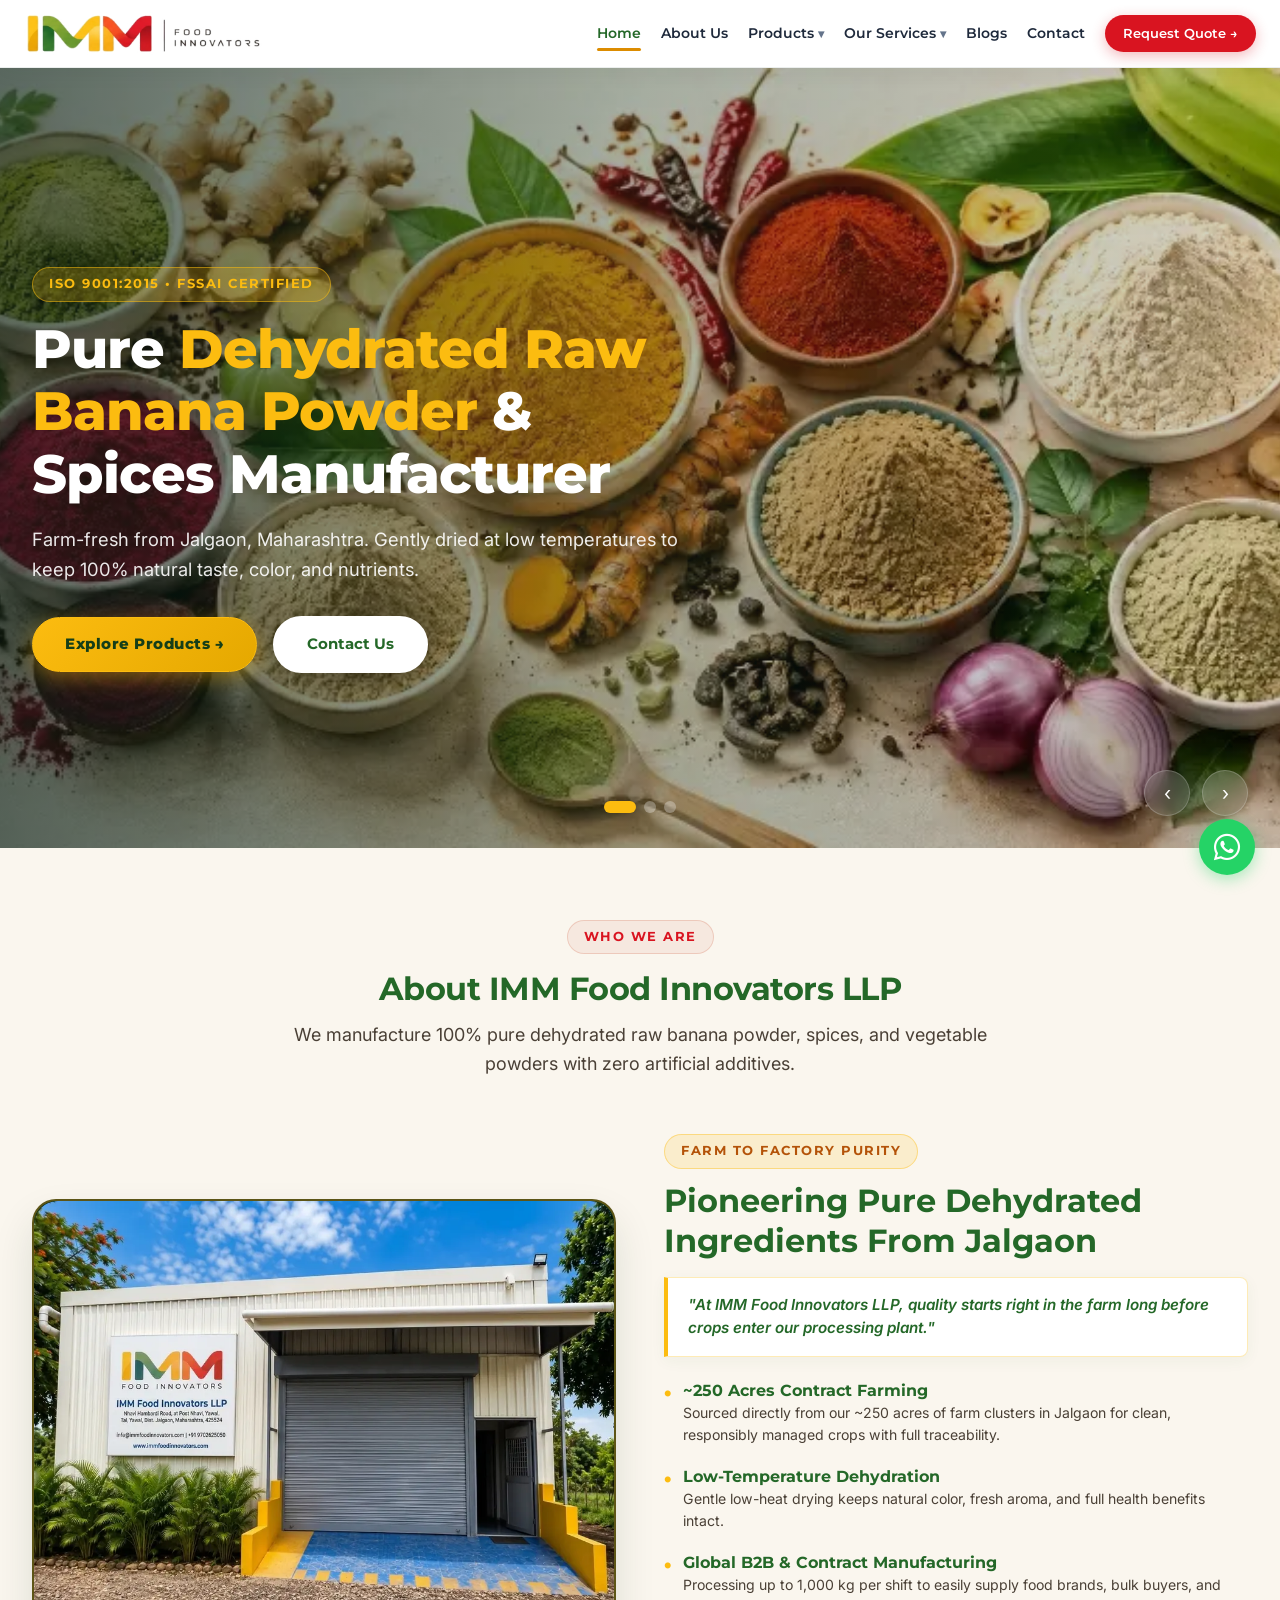
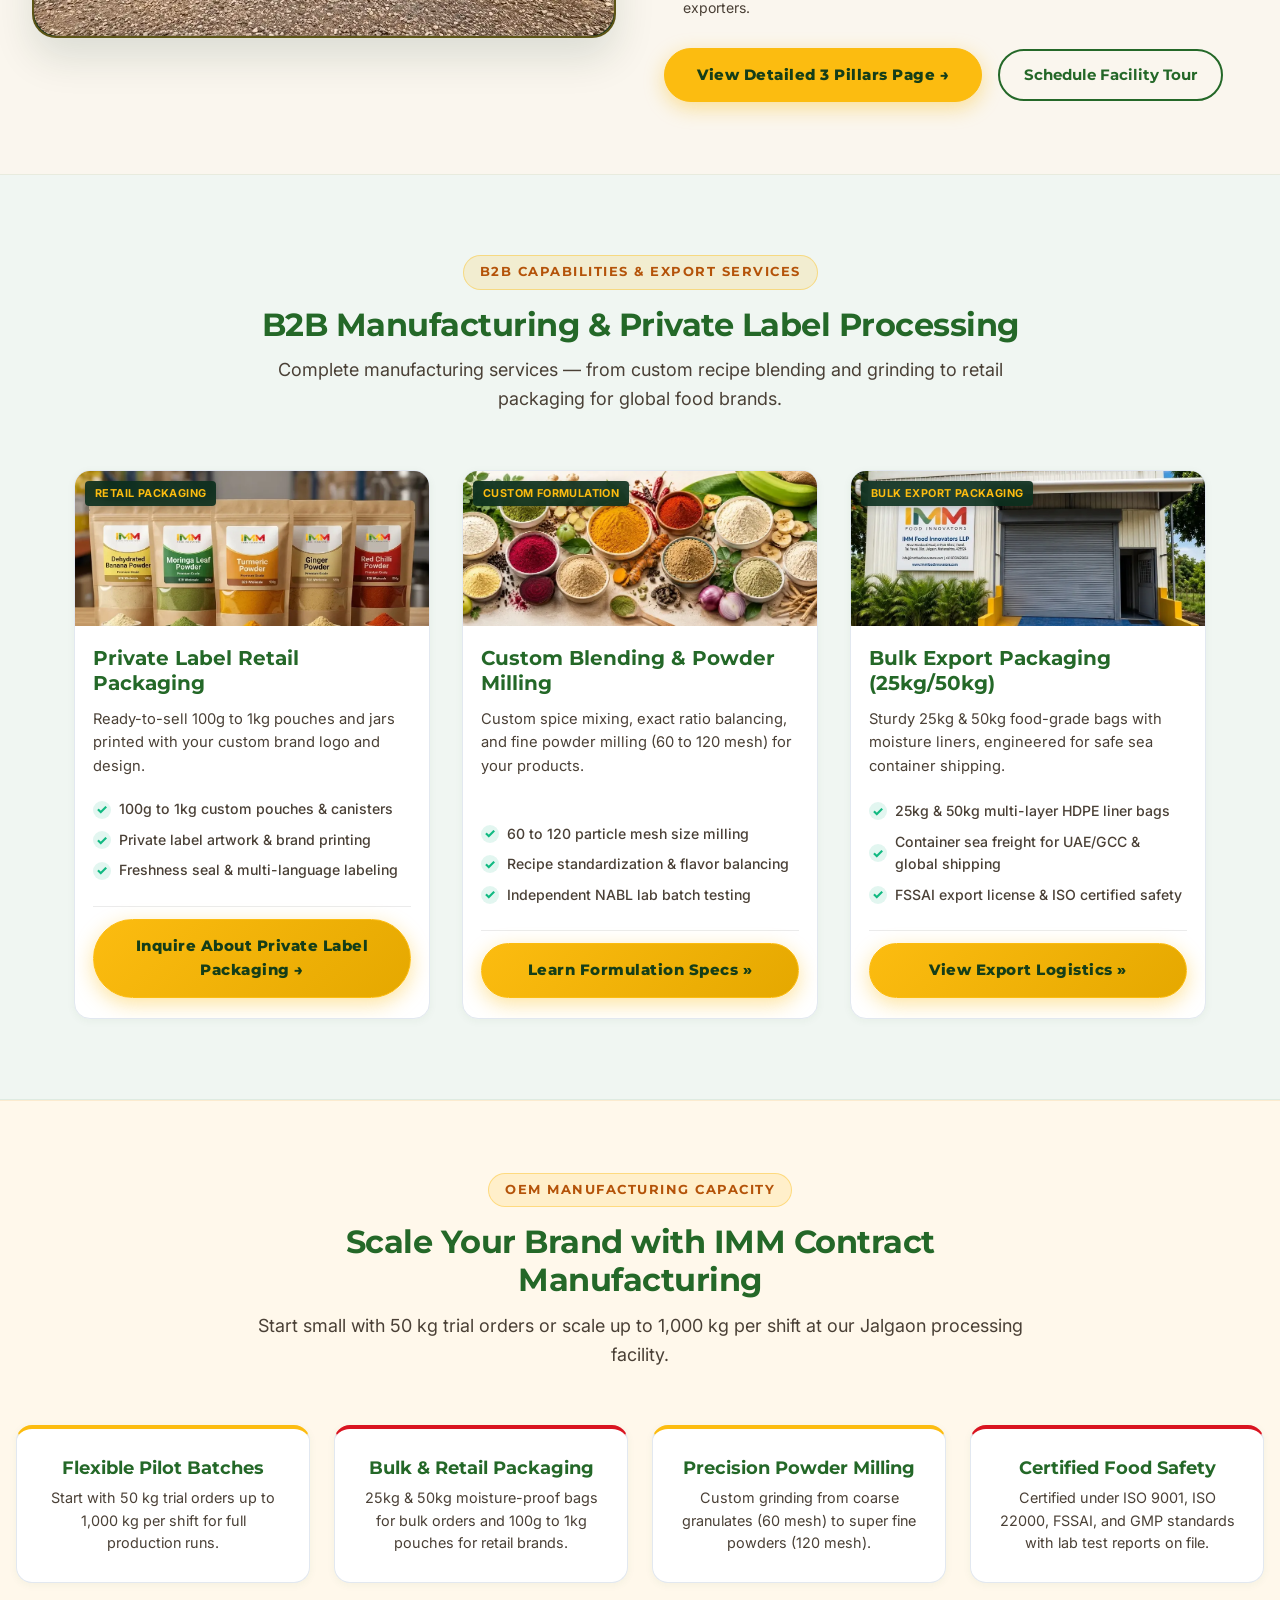
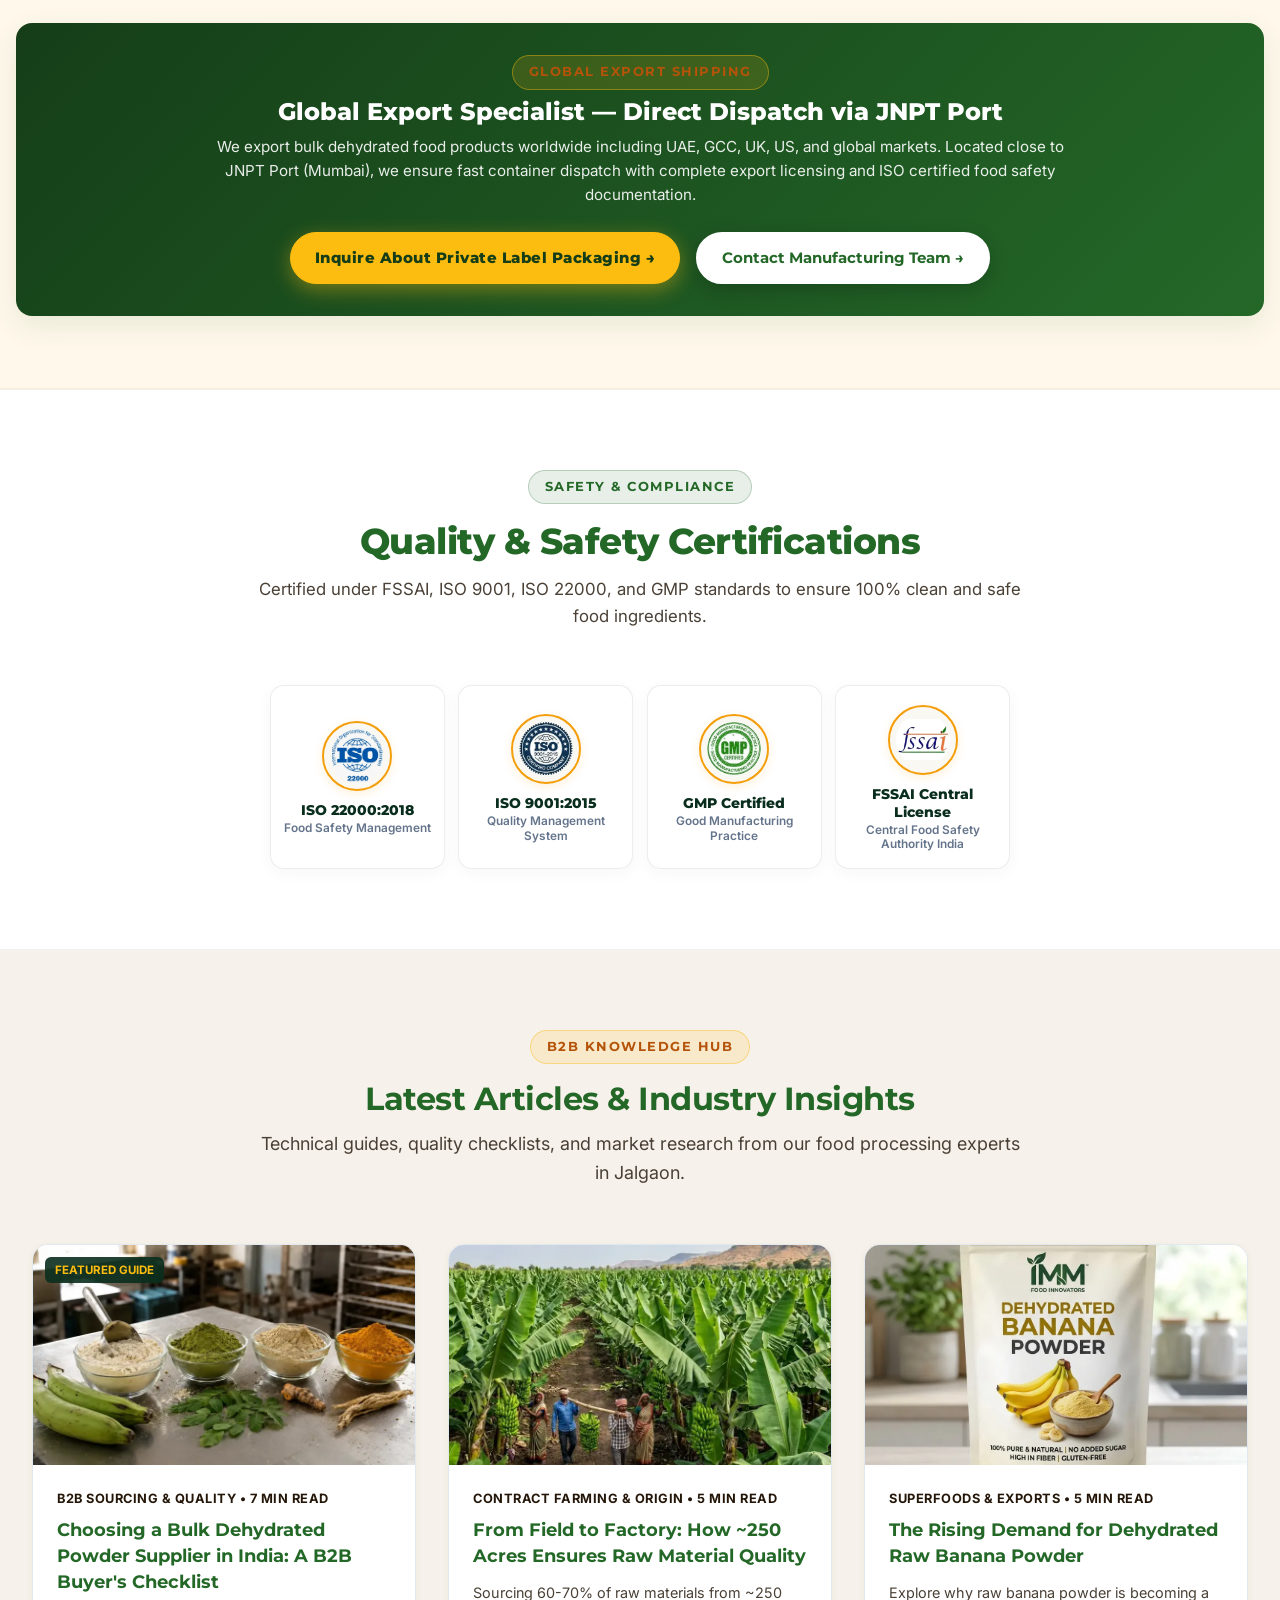
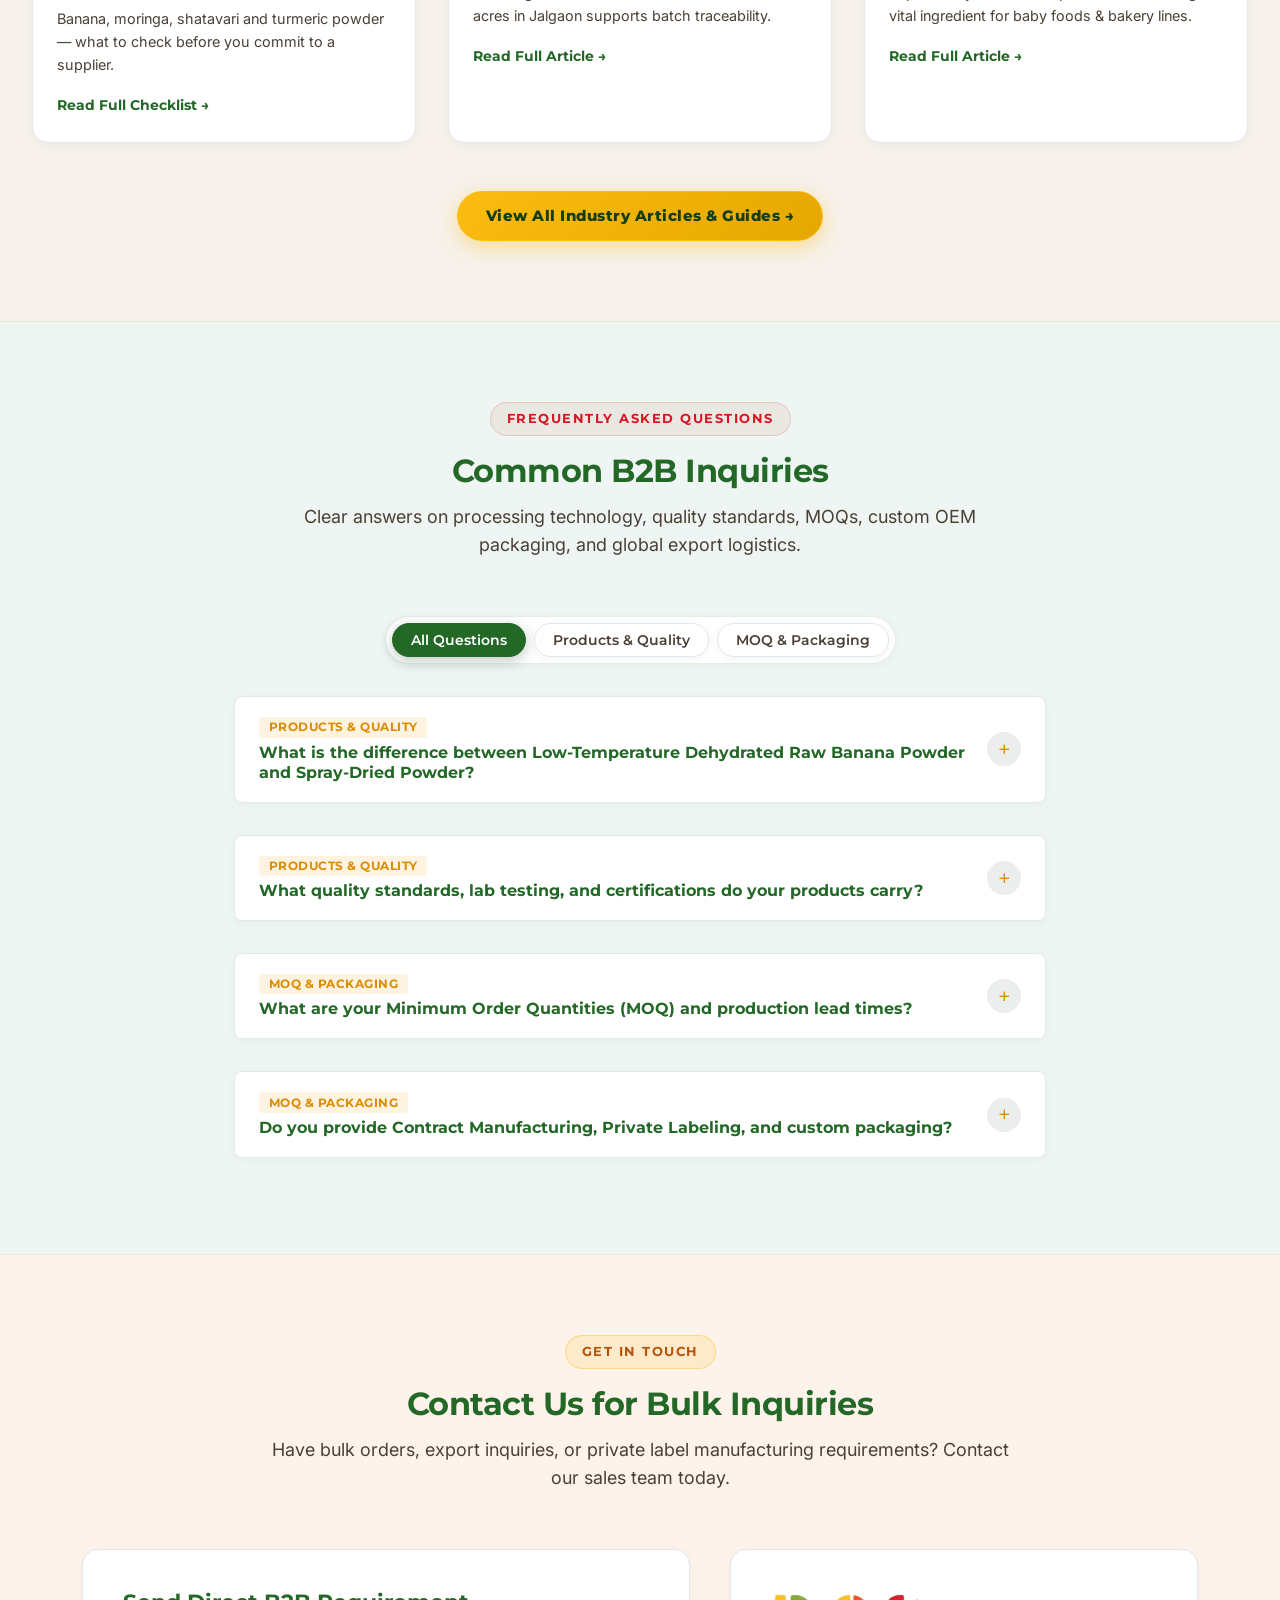
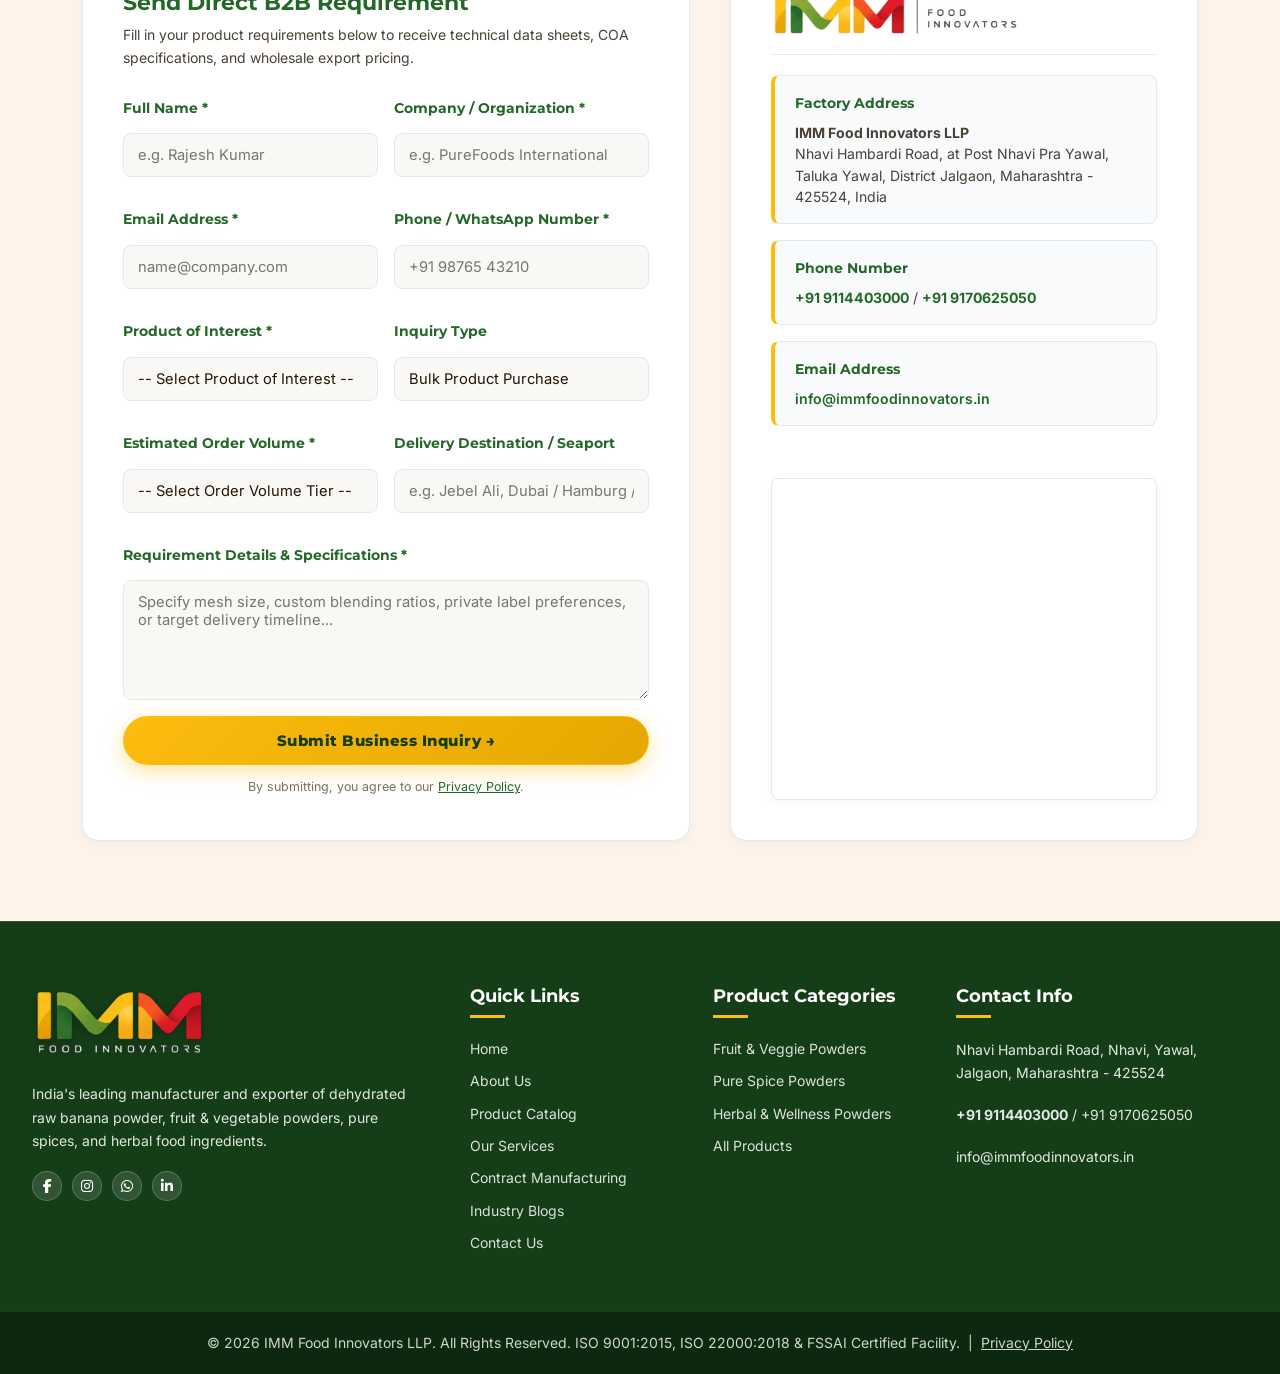
<file: index.html>
<!DOCTYPE html>
<html lang="en">

<head>
    <meta charset="UTF-8">
    <meta name="viewport" content="width=device-width, initial-scale=1.0">
    <title>Dehydrated Raw Banana Powder & Spices Manufacturer | IMM Food</title>
    <meta name="description"
        content="IMM Food Innovators LLP is a leading manufacturer of dehydrated raw banana powder, moringa and spices in Jalgaon, Maharashtra. ISO 22000 & FSSAI certified.">
    <meta name="keywords"
        content="dehydrated raw banana powder manufacturer, raw banana powder supplier, raw banana powder manufacturer jalgaon, dehydrated raw banana powder india, raw banana powder exporter, moringa powder manufacturer, turmeric powder supplier, herbal powder manufacturer, food ingredients manufacturer, spice manufacturer maharashtra, IMM Food Innovators LLP, Contract Manufacturing for Dehydrated Food Products, Food Contract Manufacturing, Third Party Food Manufacturing, Private Label Food Manufacturing">
    <meta name="author" content="IMM Food Innovators LLP">
    <meta name="robots" content="index, follow, max-snippet:-1, max-image-preview:large, max-video-preview:-1">

    <!-- Geo Location Metadata for Local B2B Search -->
    <meta name="geo.region" content="IN-MH">
    <meta name="geo.placename" content="Jalgaon">
    <meta name="geo.position" content="21.1643;75.6980">
    <meta name="ICBM" content="21.1643, 75.6980">

    <link rel="icon" href="images/favicon.webp?v=3.0" type="image/png">
    <link rel="icon" href="images/favicon.svg?v=3.0" type="image/svg+xml">
    <link rel="shortcut icon" href="images/favicon.ico?v=3.0">
    <link rel="apple-touch-icon" href="images/IMMLogo_icon.webp?v=3.0">
    <link rel="canonical" href="https://www.immfoodinnovators.in/">

    <!-- Performance Optimization: Resource Hints -->
    <link rel="preconnect" href="https://cdnjs.cloudflare.com" crossorigin>
    <link rel="dns-prefetch" href="https://cdnjs.cloudflare.com">

    <!-- Font Awesome Icons & Modular CSS Architecture -->
    <link rel="preload" href="https://cdnjs.cloudflare.com/ajax/libs/font-awesome/6.5.1/css/all.min.css" as="style" onload="this.onload=null;this.rel='stylesheet'" integrity="sha512-DTOQO9RWCH3ppGqcWaEA1BIZOC6xxalwEsw9c2QQeAIftl+Vegovlnee1c9QX4TctnWMn13TZye+giMm8e2LwA==" crossorigin="anonymous">
    <noscript><link rel="stylesheet" href="https://cdnjs.cloudflare.com/ajax/libs/font-awesome/6.5.1/css/all.min.css" integrity="sha512-DTOQO9RWCH3ppGqcWaEA1BIZOC6xxalwEsw9c2QQeAIftl+Vegovlnee1c9QX4TctnWMn13TZye+giMm8e2LwA==" crossorigin="anonymous"></noscript>
    <link rel="preconnect" href="https://fonts.googleapis.com">
    <link rel="preconnect" href="https://fonts.gstatic.com" crossorigin>
    <link rel="stylesheet" href="https://fonts.googleapis.com/css2?family=Montserrat:wght@500;600;700;800&family=Inter:wght@300;400;500;600;700&display=swap">
    <link rel="stylesheet" href="css/style.css?v=31.0">
    <link rel="stylesheet" href="css/components.css?v=31.0">
    <link rel="stylesheet" href="css/responsive.css?v=31.0">

    <!-- Open Graph / Facebook -->
    <meta property="og:type" content="website">
    <meta property="og:site_name" content="IMM Food Innovators LLP">
    <meta property="og:url" content="https://www.immfoodinnovators.in/">
    <meta property="og:title" content="Dehydrated Raw Banana Powder & Spices Manufacturer | IMM Food">
    <meta property="og:description"
        content="IMM Food Innovators LLP is a leading manufacturer of dehydrated raw banana powder, moringa and spices in Jalgaon, Maharashtra. ISO 22000 & FSSAI certified.">
    <meta property="og:image" content="https://www.immfoodinnovators.in/images/IMMLogo.webp">
    <meta property="og:image:alt" content="IMM Food Innovators LLP Logo">
    <meta property="og:image:width" content="1200">
    <meta property="og:image:height" content="630">

    <!-- Twitter Card -->
    <meta property="twitter:card" content="summary_large_image">
    <meta property="twitter:url" content="https://www.immfoodinnovators.in/">
    <meta property="twitter:title"
        content="Dehydrated Raw Banana Powder & Spices Manufacturer India | IMM Food Innovators LLP">
    <meta property="twitter:description"
        content="Premium manufacturer, supplier, and exporter of dehydrated raw banana powder, herbal powders, spices, and food ingredients in Jalgaon, Maharashtra, India.">
    <meta property="twitter:image" content="https://www.immfoodinnovators.in/images/IMMLogo.webp">

    <!-- Schema Markup (JSON-LD) -->
    <script type="application/ld+json">
    [
      {
        "@context": "https://schema.org",
        "@type": "WebSite",
        "name": "IMM Food Innovators LLP",
        "url": "https://www.immfoodinnovators.in",
        "potentialAction": {
          "@type": "SearchAction",
          "target": "https://www.immfoodinnovators.in/products.html?search={search_term_string}",
          "query-input": "required name=search_term_string"
        }
      },
      {
        "@context": "https://schema.org",
        "@type": ["Corporation", "LocalBusiness"],
        "@id": "https://www.immfoodinnovators.in/#organization",
        "name": "IMM Food Innovators LLP",
        "alternateName": "IMM Food Innovators",
        "url": "https://www.immfoodinnovators.in",
        "logo": "https://www.immfoodinnovators.in/images/IMMLogo.webp",
        "image": "https://www.immfoodinnovators.in/images/factory.webp",
        "description": "Premium Manufacturer, Supplier, and Exporter of Dehydrated Foods, Raw Banana Powder, Moringa Powder, Spices, and Food Ingredients in India.",
        "telephone": "+919114403000",
        "email": "info@immfoodinnovators.in",
        "address": {
          "@type": "PostalAddress",
          "streetAddress": "Nhavi Hambardi Road, Post Nhavi Pra Yawal",
          "addressLocality": "Nhavi, Yawal, Jalgaon",
          "addressRegion": "Maharashtra",
          "postalCode": "425524",
          "addressCountry": "IN"
        },
        "geo": {
          "@type": "GeoCoordinates",
          "latitude": 21.1643,
          "longitude": 75.6980
        },
        "contactPoint": [
          {
            "@type": "ContactPoint",
            "telephone": "+919114403000",
            "contactType": "sales",
            "areaServed": "Worldwide",
            "availableLanguage": ["English", "Hindi", "Marathi"]
          },
          {
            "@type": "ContactPoint",
            "telephone": "+919170625050",
            "contactType": "customer service",
            "areaServed": "Worldwide",
            "availableLanguage": ["English", "Hindi", "Marathi"]
          }
        ],
        "openingHoursSpecification": {
          "@type": "OpeningHoursSpecification",
          "dayOfWeek": ["Monday", "Tuesday", "Wednesday", "Thursday", "Friday", "Saturday"],
          "opens": "09:00",
          "closes": "19:00"
        },
        "sameAs": [
          "https://www.linkedin.com/company/138713943/admin/page-posts/published/"
        ]
      },
      {
        "@context": "https://schema.org",
        "@type": "BreadcrumbList",
        "itemListElement": [
          {
            "@type": "ListItem",
            "position": 1,
            "name": "Home",
            "item": "https://www.immfoodinnovators.in/"
          }
        ]
      },
      {
        "@context": "https://schema.org",
        "@type": "ItemList",
        "name": "Flagship Dehydrated Food Powders & Spices",
        "itemListElement": [
          {
            "@type": "ListItem",
            "position": 1,
            "item": {
              "@type": "Product",
              "name": "Dehydrated Raw Banana Powder",
              "description": "100% Pure Low-Temperature Dehydrated Cavendish Green & Yellow Raw Banana Powder for infant food, nutraceuticals, and baking.",
              "brand": { "@type": "Brand", "name": "IMM Food Innovators" }
            }
          },
          {
            "@type": "ListItem",
            "position": 2,
            "item": {
              "@type": "Product",
              "name": "Moringa Leaf Powder",
              "description": "Naturally shade-dried Moringa Oleifera leaf powder, rich in chlorophyll and essential vitamins.",
              "brand": { "@type": "Brand", "name": "IMM Food Innovators" }
            }
          },
          {
            "@type": "ListItem",
            "position": 3,
            "item": {
              "@type": "Product",
              "name": "Dehydrated Turmeric Powder",
              "description": "High-curcumin pure ground turmeric powder sourced directly from farm clusters in Khandesh, Maharashtra.",
              "brand": { "@type": "Brand", "name": "IMM Food Innovators" }
            }
          },
          {
            "@type": "ListItem",
            "position": 4,
            "item": {
              "@type": "Product",
              "name": "Dehydrated Garlic Powder & Flakes",
              "description": "Premium pungent dehydrated garlic flakes and fine powder for industrial food processing and spice blends.",
              "brand": { "@type": "Brand", "name": "IMM Food Innovators" }
            }
          }
        ]
      },
      {
        "@context": "https://schema.org",
        "@type": "FAQPage",
        "mainEntity": [
          {
            "@type": "Question",
            "name": "What is the difference between Low-Temperature Dehydrated Raw Banana Powder and Spray-Dried Powder?",
            "acceptedAnswer": {
              "@type": "Answer",
              "text": "Low-temperature dehydration preserves natural flavor, dietary fiber, essential vitamins, and original aroma without high thermal degradation or adding synthetic carrier agents like maltodextrin. Spray-drying relies on high heat and carrier starches, whereas our low-temp dehydration delivers 100% pure ingredient solids."
            }
          },
          {
            "@type": "Question",
            "name": "What quality standards, lab testing, and certifications do your products carry?",
            "acceptedAnswer": {
              "@type": "Answer",
              "text": "Our facility operates under FSSAI Central License (No. 11525073000252, Valid thru 17-09-2027), ISO 22000:2018, and ISO 9001:2015 standards. Every commercial production batch undergoes strict QA testing for moisture levels (<4%-6%), particle mesh size, microbial limits (TPC, Yeast & Mold), and physical quality standards."
            }
          },
          {
            "@type": "Question",
            "name": "What are your Minimum Order Quantities (MOQ) and production lead times?",
            "acceptedAnswer": {
              "@type": "Answer",
              "text": "R&D sample kits start at 500g, while standard commercial orders start from 50 kg to 100 kg, dispatching in 3–5 business days."
            }
          },
          {
            "@type": "Question",
            "name": "Do you provide Contract Manufacturing, Private Labeling, and custom packaging?",
            "acceptedAnswer": {
              "@type": "Answer",
              "text": "Yes, we offer turnkey B2B contract manufacturing, custom mesh size milling, recipe blending, and client-branded packaging including 25kg/50kg HDPE bags for bulk quantity products and 100g to 1kg retail pouches."
            }
          }
        ]
      }
    ]
    </script>
</head>

<body>
    <!-- Scroll Progress Indicator -->
    <div id="scroll-progress"></div>



    <!-- MAIN HEADER -->
    <header id="header">
        <div class="header-container">
            <a href="index.html" class="logo">
                <img src="images/IMMLogo_nav.webp" alt="IMM Food Innovators Logo" class="logo-img" loading="eager" width="1350" height="260">
            </a>
            <nav>
                <ul id="navMenu">
                    <li><a href="#home" class="nav-link active">Home</a></li>
                    <li><a href="about.html" class="nav-link">About Us</a></li>
                    <!-- PRODUCTS DROPDOWN MENU -->
                    <li class="nav-item dropdown">
                        <a href="products.html" class="nav-link">Products <span class="dropdown-arrow">▾</span></a>
                        <ul class="dropdown-menu">
                            <li><a href="products.html?category=powder" class="dropdown-item">Fruit & Veggie Powders</a></li>
                            <li><a href="products.html?category=spices" class="dropdown-item">Pure Spices</a></li>
                            <li><a href="products.html?category=herbal" class="dropdown-item">Herbal & Wellness</a></li>
                            <li><a href="products.html" class="dropdown-item">All Products</a></li>
                        </ul>
                    </li>

                    <!-- OUR SERVICES DROPDOWN MENU -->
                    <li class="nav-item dropdown">
                        <a href="services.html" class="nav-link">Our Services <span class="dropdown-arrow">▾</span></a>
                        <ul class="dropdown-menu">
                            <li><a href="services.html#retail-packaging" class="dropdown-item">Retail Packaging Solutions</a></li>
                            <li><a href="services.html#bulk-packaging" class="dropdown-item">Bulk Export Packaging</a></li>
                            <li><a href="services.html#custom-blends" class="dropdown-item">Custom Blend Development</a></li>
                            <li><a href="services.html#contract-mfg" class="dropdown-item">Third-Party Contract Manufacturing</a></li>
                        </ul>
                    </li>

                    <li><a href="blogs.html" class="nav-link">Blogs</a></li>
                    <li><a href="contact.html" class="nav-link">Contact</a></li>
                    <li class="nav-cta-item"><a href="contact.html" class="nav-cta-btn">Request Quote →</a></li>
                </ul>

            </nav>
            <div class="hamburger" id="hamburger">
                <span></span>
                <span></span>
                <span></span>
            </div>
        </div>
    </header>

    <main>

    <!-- HERO SLIDER BANNER -->
    <section id="home" class="hero-slider-section">
        <div class="hero-slider">
            <!-- Slide 1 -->
            <div class="hero-slide active">
                <div class="hero-slide-bg" style="background-image: url('images/hero_spices.webp?v=7.0');"></div>
                <div class="hero-overlay"></div>
                <div class="hero-content">
                    <div class="hero-text-box">
                        <div class="section-badge badge-gold">ISO 9001:2015 • FSSAI CERTIFIED</div>
                        <h1 class="hero-title">Pure <span class="highlight-gold">Dehydrated Raw Banana Powder</span> &
                            Spices Manufacturer</h1>
                        <p class="hero-description">Farm-fresh from Jalgaon, Maharashtra. Gently dried at low temperatures to keep 100% natural taste, color, and nutrients.</p>
                        <div class="hero-buttons">
                            <a href="products.html" class="btn-primary">Explore Products →</a>
                            <a href="#contact" class="btn-secondary-light">Contact Us</a>
                        </div>
                    </div>
                </div>
            </div>

            <!-- Slide 2 -->
            <div class="hero-slide">
                <div class="hero-slide-bg" style="background-image: url('images/all_products_packaging.webp?v=7.0');"></div>
                <div class="hero-overlay"></div>
                <div class="hero-content">
                    <div class="hero-text-box">
                        <div class="section-badge badge-gold">B2B SOLUTIONS</div>
                        <h2 class="hero-title">Custom <span class="highlight-gold">Packaging & Spice Blending</span>
                        </h2>
                        <p class="hero-description">Custom recipe blending, grinding, and private label packaging for your food brand.</p>
                        <div class="hero-buttons">
                            <a href="services.html" class="btn-primary">Our Services →</a>
                            <a href="#contract-manufacturing" class="btn-secondary-light">Contract Manufacturing</a>
                        </div>
                    </div>
                </div>
            </div>

            <!-- Slide 3 -->
            <div class="hero-slide">
                <div class="hero-slide-bg" style="background-image: url('images/factory.webp?v=25.0');"></div>
                <div class="hero-overlay"></div>
                <div class="hero-content">
                    <div class="hero-text-box">
                        <div class="section-badge badge-gold">SUSTAINABLE PROCESSING</div>
                        <h2 class="hero-title">Your Trusted <span class="highlight-gold">Food Manufacturing</span>
                            Partner</h2>
                        <p class="hero-description">Direct farm sourcing, gentle low-heat drying, and lab-tested quality for bulk food orders.</p>
                        <div class="hero-buttons">
                            <a href="about.html" class="btn-primary">Learn About Us →</a>
                            <a href="#contact" class="btn-secondary-light">Contact Facility</a>
                        </div>
                    </div>
                </div>
            </div>
        </div>

        <!-- Slider Navigation Dots & Controls -->
        <div class="hero-dots">
            <div class="hero-dot active" data-slide="0"></div>
            <div class="hero-dot" data-slide="1"></div>
            <div class="hero-dot" data-slide="2"></div>
        </div>
        <div class="hero-controls">
            <button class="hero-control-btn" id="heroPrevBtn">‹</button>
            <button class="hero-control-btn" id="heroNextBtn">›</button>
        </div>
    </section>

    <!-- ABOUT SECTION -->
    <section id="about" class="about-section">
        <div class="section-header">
            <div class="section-badge">WHO WE ARE</div>
            <h2 class="section-title">About IMM Food Innovators LLP</h2>
            <p class="section-subtitle">We manufacture 100% pure dehydrated raw banana powder, spices, and vegetable powders with zero artificial additives.</p>
        </div>

        <div class="about-container">
            <div class="about-grid" style="align-items: center; gap: 3rem;">
                <!-- LEFT COLUMN: CLEAN FACILITY IMAGE SHOWCASE -->
                <div style="position: relative;">
                    <div
                        style="border-radius: var(--radius-lg); overflow: hidden; border: 2px solid rgba(245, 158, 11, 0.35); box-shadow: 0 20px 40px rgba(10, 46, 29, 0.12); position: relative; background: #0A2E1D;">
                        <img src="images/factory.webp?v=25.0" alt="IMM Food Innovators Modern Processing Plant Jalgaon"
                            style="width: 100%; aspect-ratio: 4 / 3; object-fit: cover; display: block;" loading="lazy">
                    </div>
                </div>

                <!-- RIGHT COLUMN: PROFESSIONAL CONTENT & PILLARS -->
                <div>
                    <div class="section-badge badge-gold" style="margin-bottom: 0.75rem;">FARM TO FACTORY PURITY</div>
                    <h3
                        style="font-size: var(--font-size-2xl); margin-bottom: 1rem; color: var(--primary-dark); font-weight: var(--weight-bold); line-height: 1.25;">
                        Pioneering Pure Dehydrated Ingredients From Jalgaon</h3>

                    <div
                        style="background: #FFFFFF; border: 1px solid rgba(252, 188, 16, 0.3); border-left: 4px solid var(--accent-gold); box-shadow: 0 4px 15px rgba(36, 104, 40, 0.05); padding: 1rem 1.25rem; border-radius: 0 var(--radius-sm) var(--radius-sm) 0; margin-bottom: 1.5rem;">
                        <p
                            style="color: var(--primary-dark); font-style: italic; font-size: 0.95rem; font-weight: 600; margin: 0; line-height: 1.5;">
                            "At IMM Food Innovators LLP, quality starts right in the farm long before crops enter our processing plant."
                        </p>
                    </div>

                    <ul style="list-style: none; padding: 0; margin: 0 0 1.8rem 0; display: flex; flex-direction: column; gap: 1.25rem;">
                        <li style="display: flex; gap: 12px; align-items: flex-start;">
                            <span style="color: var(--accent-gold); font-size: 1.2rem; line-height: 1.2; font-weight: 900;">•</span>
                            <div>
                                <h4 style="font-size: 1rem; color: var(--primary-dark); font-weight: 700; margin-bottom: 2px;">
                                    ~250 Acres Contract Farming</h4>
                                <p style="font-size: 0.88rem; color: var(--text-secondary); margin: 0;">Sourced directly from our ~250 acres of farm clusters in Jalgaon for clean, responsibly managed crops with full traceability.</p>
                            </div>
                        </li>

                        <li style="display: flex; gap: 12px; align-items: flex-start;">
                            <span style="color: var(--accent-gold); font-size: 1.2rem; line-height: 1.2; font-weight: 900;">•</span>
                            <div>
                                <h4 style="font-size: 1rem; color: var(--primary-dark); font-weight: 700; margin-bottom: 2px;">
                                    Low-Temperature Dehydration</h4>
                                <p style="font-size: 0.88rem; color: var(--text-secondary); margin: 0;">Gentle low-heat drying keeps natural color, fresh aroma, and full health benefits intact.</p>
                            </div>
                        </li>

                        <li style="display: flex; gap: 12px; align-items: flex-start;">
                            <span style="color: var(--accent-gold); font-size: 1.2rem; line-height: 1.2; font-weight: 900;">•</span>
                            <div>
                                <h4 style="font-size: 1rem; color: var(--primary-dark); font-weight: 700; margin-bottom: 2px;">
                                    Global B2B & Contract Manufacturing</h4>
                                <p style="font-size: 0.88rem; color: var(--text-secondary); margin: 0;">Processing up to 1,000 kg per shift to easily supply food brands, bulk buyers, and exporters.</p>
                            </div>
                        </li>
                    </ul>

                    <div style="display: flex; flex-wrap: wrap; gap: 1rem; align-items: center;">
                        <a href="about.html" class="btn-primary" style="background: var(--accent-gold); color: #153E18 !important; border-color: var(--accent-gold); font-weight: 800;">View Detailed 3 Pillars Page →</a>
                        <a href="#contact" class="btn-secondary" style="padding: 12px 24px;">Schedule Facility Tour</a>
                    </div>
                </div>
            </div>
        </div>
    </section>



    <!-- OUR SERVICES SECTION -->
    <section id="our-services" class="services-section">
        <div class="section-header">
            <div class="section-badge badge-gold">B2B CAPABILITIES & EXPORT SERVICES</div>
            <h2 class="section-title">B2B Manufacturing & Private Label Processing</h2>
            <p class="section-subtitle">Complete manufacturing services — from custom recipe blending and grinding to retail packaging for global food brands.</p>
        </div>

        <div class="services-grid">
            <!-- Service 1 -->
            <div class="service-card">
                <div class="service-img-wrap">
                    <span class="service-badge">RETAIL PACKAGING</span>
                    <img src="images/packaging_service.webp" alt="IMM Food Powders & Private Label Packaging" class="service-img" loading="lazy" width="1024" height="1024">
                </div>
                <div class="service-content">
                    <h3>Private Label Retail Packaging</h3>
                    <p>Ready-to-sell 100g to 1kg pouches and jars printed with your custom brand logo and design.</p>
                    <ul class="service-list">
                        <li>100g to 1kg custom pouches & canisters</li>
                        <li>Private label artwork & brand printing</li>
                        <li>Freshness seal & multi-language labeling</li>
                    </ul>
                    <div class="service-btn-wrap">
                        <a href="contact.html?subject=PrivateLabel" class="btn-primary" style="width: 100%; text-align: center; justify-content: center; font-weight: 800;">Inquire About Private Label Packaging →</a>
                    </div>
                </div>
            </div>

            <!-- Service 2 -->
            <div class="service-card">
                <div class="service-img-wrap">
                    <span class="service-badge">CUSTOM FORMULATION</span>
                    <img src="images/hero_spices.webp" alt="Custom Spice Blending" class="service-img" loading="lazy" width="1024" height="1024">
                </div>
                <div class="service-content">
                    <h3>Custom Blending & Powder Milling</h3>
                    <p>Custom spice mixing, exact ratio balancing, and fine powder milling (60 to 120 mesh) for your products.</p>
                    <ul class="service-list">
                        <li>60 to 120 particle mesh size milling</li>
                        <li>Recipe standardization & flavor balancing</li>
                        <li>Independent NABL lab batch testing</li>
                    </ul>
                    <div class="service-btn-wrap">
                        <a href="services.html#custom-blends" class="btn-primary" style="width: 100%; text-align: center; justify-content: center;">Learn Formulation Specs &raquo;</a>
                    </div>
                </div>
            </div>

            <!-- Service 3 -->
            <div class="service-card">
                <div class="service-img-wrap">
                    <span class="service-badge">BULK EXPORT PACKAGING</span>
                    <img src="images/company.webp?v=4.0" alt="IMM Bulk Export Packaging" class="service-img" loading="lazy">
                </div>
                <div class="service-content">
                    <h3>Bulk Export Packaging (25kg/50kg)</h3>
                    <p>Sturdy 25kg & 50kg food-grade bags with moisture liners, engineered for safe sea container shipping.</p>
                    <ul class="service-list">
                        <li>25kg & 50kg multi-layer HDPE liner bags</li>
                        <li>Container sea freight for UAE/GCC & global shipping</li>
                        <li>FSSAI export license & ISO certified safety</li>
                    </ul>
                    <div class="service-btn-wrap">
                        <a href="services.html#bulk-packaging" class="btn-primary" style="width: 100%; text-align: center; justify-content: center;">View Export Logistics &raquo;</a>
                    </div>
                </div>
            </div>
        </div>
    </section>

    <!-- CONTRACT MANUFACTURING DETAIL SECTION -->
    <section id="contract-manufacturing" class="contract-mfg-section" style="background: var(--bg-section-contract); padding: 4.5rem 0;">
        <div class="container" style="max-width: 1280px; margin: 0 auto; padding: 0 1rem;">
            <div class="section-header">
                <div class="section-badge badge-gold">OEM MANUFACTURING CAPACITY</div>
                <h2 class="section-title">Scale Your Brand with IMM Contract Manufacturing</h2>
                <p class="section-subtitle">Start small with 50 kg trial orders or scale up to 1,000 kg per shift at our Jalgaon processing facility.</p>
            </div>

            <div class="grid-4col" style="margin-bottom: 2.5rem;">
                <div class="why-card" style="border-top: 4px solid var(--accent-gold);">
                    <h3 style="color: var(--primary-dark);">Flexible Pilot Batches</h3>
                    <p>Start with 50 kg trial orders up to 1,000 kg per shift for full production runs.</p>
                </div>
                <div class="why-card" style="border-top: 4px solid var(--accent-red);">
                    <h3 style="color: var(--primary-dark);">Bulk & Retail Packaging</h3>
                    <p>25kg & 50kg moisture-proof bags for bulk orders and 100g to 1kg pouches for retail brands.</p>
                </div>
                <div class="why-card" style="border-top: 4px solid var(--accent-gold);">
                    <h3 style="color: var(--primary-dark);">Precision Powder Milling</h3>
                    <p>Custom grinding from coarse granulates (60 mesh) to super fine powders (120 mesh).</p>
                </div>
                <div class="why-card" style="border-top: 4px solid var(--accent-red);">
                    <h3 style="color: var(--primary-dark);">Certified Food Safety</h3>
                    <p>Certified under ISO 9001, ISO 22000, FSSAI, and GMP standards with lab test reports on file.</p>
                </div>
            </div>

            <!-- UAE & GULF EXPORT ROADMAP HIGHLIGHT BANNER -->
            <div style="background: linear-gradient(135deg, #153E18 0%, #246828 100%); border-radius: 16px; padding: 2rem 2.5rem; color: #FFFFFF; text-align: center; box-shadow: var(--shadow-md);">
                <span class="section-badge badge-gold" style="margin-bottom: 0.5rem; display: inline-block;">GLOBAL EXPORT SHIPPING</span>
                <h3 style="font-size: 1.5rem; color: #FFFFFF; font-weight: 800; margin-bottom: 0.5rem;">Global Export Specialist — Direct Dispatch via JNPT Port</h3>
                <p style="color: rgba(255, 255, 255, 0.9); font-size: 0.95rem; max-width: 850px; margin: 0 auto 1.5rem auto; line-height: 1.6;">
                    We export bulk dehydrated food products worldwide including UAE, GCC, UK, US, and global markets. Located close to JNPT Port (Mumbai), we ensure fast container dispatch with complete export licensing and ISO certified food safety documentation.
                </p>
                <div style="display: flex; justify-content: center; gap: 1rem; flex-wrap: wrap;">
                    <a href="contact.html?subject=PrivateLabel" class="btn-primary" style="background: var(--accent-gold); color: #153E18 !important; border: 1px solid var(--accent-gold); font-weight: 800; padding: 12px 24px; border-radius: 50px;">Inquire About Private Label Packaging →</a>
                    <a href="contact.html?subject=ContractMfg" class="btn-secondary-light" style="padding: 12px 24px; border-radius: 50px;">Contact Manufacturing Team →</a>
                </div>
            </div>
        </div>
    </section>

    <!-- QUALITY & CERTIFICATIONS SECTION -->
    <section class="certifications-section">
        <div class="section-header">
            <div class="section-badge badge-gold">SAFETY & COMPLIANCE</div>
            <h2 class="section-title">Quality & Safety Certifications</h2>
            <p class="section-subtitle">Certified under FSSAI, ISO 9001, ISO 22000, and GMP standards to ensure 100% clean and safe food ingredients.</p>
        </div>

        <div class="cert-grid">
            <div class="cert-card" data-cert-key="iso-22000" data-cert-src="images/certifications/iso_22000.webp"
                data-cert-name="ISO 22000:2018 Food Safety Management System Certificate">
                <div class="cert-icon-wrapper">
                    <img src="images/certifications/badges/iso_22000.webp?v=9.0"
                        alt="ISO 22000:2018 Official Certified Seal" loading="lazy">
                </div>
                <h3 style="font-size: var(--font-size-lg); font-weight: var(--weight-semibold);">ISO 22000:2018</h3>
                <p>Food Safety Management</p>
                <div class="cert-overlay">View Official Document</div>
            </div>
            <div class="cert-card" data-cert-key="iso-9001" data-cert-src="images/certifications/iso_9001.webp"
                data-cert-name="ISO 9001:2015 Quality Management System Certificate">
                <div class="cert-icon-wrapper">
                    <img src="images/certifications/badges/iso_9001.webp?v=9.0"
                        alt="ISO 9001:2015 Official Certified Seal" loading="lazy">
                </div>
                <h3 style="font-size: var(--font-size-lg); font-weight: var(--weight-semibold);">ISO 9001:2015</h3>
                <p>Quality Management System</p>
                <div class="cert-overlay">View Official Document</div>
            </div>
            <div class="cert-card" data-cert-key="gmp" data-cert-src="images/certifications/GMP.webp"
                data-cert-name="GMP Good Manufacturing Practice Certificate">
                <div class="cert-icon-wrapper">
                    <img src="images/certifications/badges/gmp.webp?v=9.0" alt="GMP Certified Official Seal" loading="lazy">
                </div>
                <h3 style="font-size: var(--font-size-lg); font-weight: var(--weight-semibold);">GMP Certified</h3>
                <p>Good Manufacturing Practice</p>
                <div class="cert-overlay">View Official Document</div>
            </div>
            <!-- Temporarily commented out: Udyam Certificate
            <div class="cert-card" data-cert-key="udyam" data-cert-src="images/certifications/apeda_udyam.webp"
                data-cert-name="Udyam MSME Registration Certificate">
                <div class="cert-icon-wrapper">
                    <img src="images/certifications/badges/msme.webp?v=9.0" alt="Udyam MSME Official Seal" loading="lazy">
                </div>
                <h3 style="font-size: var(--font-size-lg); font-weight: var(--weight-semibold);">Udyam MSME</h3>
                <p>Enterprise Registration</p>
                <div class="cert-overlay">View Official Document</div>
            </div>
            -->
            <div class="cert-card" data-cert-key="fssai" data-cert-src="images/certifications/fssai.webp?v=26.0"
                data-cert-name="FSSAI Central Food Safety License">
                <div class="cert-icon-wrapper">
                    <img src="images/certifications/badges/fssai.webp?v=9.0" alt="FSSAI License Official Seal" loading="lazy">
                </div>
                <h3 style="font-size: var(--font-size-lg); font-weight: var(--weight-semibold);">FSSAI Central License</h3>
                <p>Central Food Safety Authority India</p>
                <div class="cert-overlay">View Official Document</div>
            </div>
        </div>
    </section>

    <!-- LATEST ARTICLES & INDUSTRY INSIGHTS SECTION -->
    <section id="blogs-overview" class="blogs-section" style="padding: 5rem 0; background: var(--bg-section-blogs);">
        <div class="container">
            <div class="section-header">
                <div class="section-badge badge-gold">B2B KNOWLEDGE HUB</div>
                <h2 class="section-title">Latest Articles & Industry Insights</h2>
                <p class="section-subtitle">Technical guides, quality checklists, and market research from our food
                    processing experts in Jalgaon.</p>
            </div>

            <div class="blog-grid"
                style="display: grid; grid-template-columns: repeat(auto-fit, minmax(300px, 1fr)); gap: 2rem; margin-top: 2rem;">
                <article class="blog-card"
                    style="cursor: pointer; background: #FFFFFF; border-radius: var(--radius-md); overflow: hidden; border: 1px solid var(--border-light); box-shadow: var(--shadow-sm); transition: transform 0.2s ease, box-shadow 0.2s ease;"
                    onclick="window.location.href='dehydrated-powder-supplier-buyers-guide-india.html'">
                    <div class="blog-img-wrap" style="height: 220px; overflow: hidden; position: relative;">
                        <img src="images/blog_b2b_dehydrated_powder_checklist.webp"
                            alt="Choosing a Bulk Dehydrated Powder Supplier in India"
                            style="width: 100%; height: 100%; object-fit: cover;" loading="lazy" width="1600" height="900">
                        <span
                            style="position: absolute; top: 12px; left: 12px; background: rgba(10, 46, 29, 0.9); color: var(--accent-gold); font-size: 0.72rem; font-weight: 700; padding: 4px 10px; border-radius: 6px;">FEATURED
                            GUIDE</span>
                    </div>
                    <div class="blog-body" style="padding: 1.5rem;">
                        <div class="blog-meta"
                            style="font-size: 0.8rem; color: var(--accent-gold-dark); font-weight: 700; margin-bottom: 0.5rem;">
                            B2B Sourcing & Quality • 7 min read</div>
                        <h3 class="blog-title"
                            style="font-size: 1.15rem; font-weight: 700; color: var(--primary-dark); margin-bottom: 0.75rem; line-height: 1.4;">
                            Choosing a Bulk Dehydrated Powder Supplier in India: A B2B Buyer's Checklist</h3>
                        <p class="blog-excerpt"
                            style="font-size: 0.9rem; color: var(--text-secondary); line-height: 1.6; margin-bottom: 1rem;">
                            Banana, moringa, shatavari and turmeric powder — what to check before you commit to a
                            supplier.</p>
                        <a href="dehydrated-powder-supplier-buyers-guide-india.html" class="blog-read-more"
                            style="font-weight: 700; color: var(--primary-dark); text-decoration: none; font-size: 0.9rem;"
                            onclick="event.stopPropagation();">Read Full Checklist →</a>
                    </div>
                </article>

                <article class="blog-card"
                    style="cursor: pointer; background: #FFFFFF; border-radius: var(--radius-md); overflow: hidden; border: 1px solid var(--border-light); box-shadow: var(--shadow-sm); transition: transform 0.2s ease, box-shadow 0.2s ease;"
                    onclick="window.location.href='contract-farming-quality-control-jalgaon.html'">
                    <div class="blog-img-wrap" style="height: 220px; overflow: hidden;">
                        <img src="images/blog_contract_farming.webp" alt="Contract Farming Quality Control"
                            style="width: 100%; height: 100%; object-fit: cover;" loading="lazy" width="1024" height="1024">
                    </div>
                    <div class="blog-body" style="padding: 1.5rem;">
                        <div class="blog-meta"
                            style="font-size: 0.8rem; color: var(--accent-gold-dark); font-weight: 700; margin-bottom: 0.5rem;">
                            Contract Farming & Origin • 5 min read</div>
                        <h3 class="blog-title"
                            style="font-size: 1.15rem; font-weight: 700; color: var(--primary-dark); margin-bottom: 0.75rem; line-height: 1.4;">
                            From Field to Factory: How ~250 Acres Ensures Raw Material Quality</h3>
                        <p class="blog-excerpt"
                            style="font-size: 0.9rem; color: var(--text-secondary); line-height: 1.6; margin-bottom: 1rem;">
                            Sourcing 60-70% of raw materials from ~250 acres in Jalgaon supports batch traceability.
                        </p>
                        <a href="contract-farming-quality-control-jalgaon.html" class="blog-read-more"
                            style="font-weight: 700; color: var(--primary-dark); text-decoration: none; font-size: 0.9rem;"
                            onclick="event.stopPropagation();">Read Full Article →</a>
                    </div>
                </article>

                <article class="blog-card"
                    style="cursor: pointer; background: #FFFFFF; border-radius: var(--radius-md); overflow: hidden; border: 1px solid var(--border-light); box-shadow: var(--shadow-sm); transition: transform 0.2s ease, box-shadow 0.2s ease;"
                    onclick="window.location.href='banana-powder-health-benefits-b2b.html'">
                    <div class="blog-img-wrap" style="height: 220px; overflow: hidden;">
                        <img src="images/banana_packaging_imm.webp" alt="Dehydrated Raw Banana Powder Benefits"
                            style="width: 100%; height: 100%; object-fit: cover;" loading="lazy" width="1024" height="1024">
                    </div>
                    <div class="blog-body" style="padding: 1.5rem;">
                        <div class="blog-meta"
                            style="font-size: 0.8rem; color: var(--accent-gold-dark); font-weight: 700; margin-bottom: 0.5rem;">
                            Superfoods & Exports • 5 min read</div>
                        <h3 class="blog-title"
                            style="font-size: 1.15rem; font-weight: 700; color: var(--primary-dark); margin-bottom: 0.75rem; line-height: 1.4;">
                            The Rising Demand for Dehydrated Raw Banana Powder</h3>
                        <p class="blog-excerpt"
                            style="font-size: 0.9rem; color: var(--text-secondary); line-height: 1.6; margin-bottom: 1rem;">
                            Explore why raw banana powder is becoming a vital ingredient for baby foods & bakery lines.</p>
                        <a href="banana-powder-health-benefits-b2b.html" class="blog-read-more"
                            style="font-weight: 700; color: var(--primary-dark); text-decoration: none; font-size: 0.9rem;"
                            onclick="event.stopPropagation();">Read Full Article →</a>
                    </div>
                </article>
            </div>

            <div style="text-align: center; margin-top: 3rem;">
                <a href="blogs.html" class="btn-primary" style="padding: 12px 28px;">View All Industry Articles & Guides
                    →</a>
            </div>
        </div>
    </section>

    <!-- FAQ SECTION -->
    <section id="faq" class="faq-section">
        <div class="section-header">
            <div class="section-badge">FREQUENTLY ASKED QUESTIONS</div>
            <h2 class="section-title">Common B2B Inquiries</h2>
            <p class="section-subtitle">Clear answers on processing technology, quality standards, MOQs, custom OEM
                packaging, and global export logistics.</p>
        </div>

        <!-- FAQ CATEGORY FILTER TABS -->
        <div class="faq-categories-wrapper">
            <div class="faq-categories">
                <button class="faq-cat-btn active" data-category="all">All Questions</button>
                <button class="faq-cat-btn" data-category="products">Products & Quality</button>
                <button class="faq-cat-btn" data-category="moq-oem">MOQ & Packaging</button>
            </div>
        </div>

        <div class="faq-container">
            <!-- ITEM 1 -->
            <div class="faq-item" data-category="products">
                <button class="faq-header" aria-expanded="false">
                    <span class="faq-header-text">
                        <span class="faq-category-badge">Products & Quality</span>
                        What is the difference between Low-Temperature Dehydrated Raw Banana Powder and Spray-Dried Powder?
                    </span>
                    <span class="faq-toggle-btn">+</span>
                </button>
                <div class="faq-body">
                    <p>Unlike spray-drying—which uses high heat and requires carrier agents like maltodextrin (often up
                        to 30–40% additives)—our <strong>low-temperature dehydration process</strong> gently removes
                        moisture while keeping the natural fruit solids 100% intact. This preserves natural dietary
                        fiber, aroma, natural sweetness, color, and key vitamins without artificial additives or
                        anti-caking chemicals.</p>
                </div>
            </div>

            <!-- ITEM 2 -->
            <div class="faq-item" data-category="products">
                <button class="faq-header" aria-expanded="false">
                    <span class="faq-header-text">
                        <span class="faq-category-badge">Products & Quality</span>
                        What quality standards, lab testing, and certifications do your products carry?
                    </span>
                    <span class="faq-toggle-btn">+</span>
                </button>
                <div class="faq-body">
                    <p>Our manufacturing plant operates under strict food safety management systems:
                    <ul class="faq-list">
                        <li><strong>FSSAI Central License:</strong> No. 11525073000252 (Valid thru Sep 2027)</li>
                        <li><strong>Standards:</strong> ISO 22000 (HACCP-based) food-safety and hygiene protocols</li>
                        <li><strong>Quality Testing:</strong> Every batch is tested for moisture levels (&lt;4%–6%),
                            particle mesh size (60 to 120 mesh), microbial limits (TPC, Yeast & Mold), and physical quality standards.</li>
                    </ul>
                    </p>
                </div>
            </div>

            <!-- ITEM 3 -->
            <div class="faq-item" data-category="moq-oem">
                <button class="faq-header" aria-expanded="false">
                    <span class="faq-header-text">
                        <span class="faq-category-badge">MOQ & Packaging</span>
                        What are your Minimum Order Quantities (MOQ) and production lead times?
                    </span>
                    <span class="faq-toggle-btn">+</span>
                </button>
                <div class="faq-body">
                    <p>We provide flexible MOQs tailored to your business scale:
                    <ul class="faq-list">
                        <li><strong>Sample Kits:</strong> 500g to 2 kg for laboratory or pilot recipe testing.</li>
                        <li><strong>Standard Orders:</strong> Starting from 50 kg to 100 kg, dispatching in <strong>3–5
                                business days</strong>.</li>
                    </ul>
                    </p>
                </div>
            </div>

            <!-- ITEM 4 -->
            <div class="faq-item" data-category="moq-oem">
                <button class="faq-header" aria-expanded="false">
                    <span class="faq-header-text">
                        <span class="faq-category-badge">MOQ & Packaging</span>
                        Do you provide Contract Manufacturing, Private Labeling, and custom packaging?
                    </span>
                    <span class="faq-toggle-btn">+</span>
                </button>
                <div class="faq-body">
                    <p>Yes, we offer turnkey B2B contract manufacturing, custom mesh size milling (60–120 mesh), recipe
                        blending, and client-branded packaging. We provide 25 kg / 50 kg food-grade HDPE bags for bulk
                        quantity products, as well as 100g to 1 kg stand-up zipper pouches for retail private labels.
                    </p>
                </div>
            </div>

        </div>
    </section>

    <!-- CONTACT SECTION & INQUIRY FORM -->
    <section id="contact" class="contact-section" style="padding: 5rem 0; background: var(--bg-section-contact);">
        <div class="contact-container">
            <div class="section-header">
                <div class="section-badge badge-gold">GET IN TOUCH</div>
                <h2 class="section-title">Contact Us for Bulk Inquiries</h2>
                <p class="section-subtitle">Have bulk orders, export inquiries, or private label manufacturing
                    requirements? Contact our sales team today.</p>
            </div>

            <div class="contact-grid">
                <!-- LEFT COLUMN: INQUIRY FORM -->
                <div class="contact-form-card"
                    style="background: #FFFFFF; border-radius: var(--radius-md); padding: 2.5rem; border: 1px solid var(--border-light); box-shadow: var(--shadow-sm);">
                    <h2
                        style="font-size: var(--font-size-xl); color: var(--primary-dark); margin-bottom: 0.5rem; font-weight: var(--weight-bold);">
                        Send Direct B2B Requirement</h2>
                    <p style="color: var(--text-secondary); margin-bottom: 1.8rem; font-size: var(--font-size-sm);">Fill
                        in your product requirements below to receive technical data sheets, COA specifications, and
                        wholesale export pricing.</p>

                    <form id="contactForm" class="contact-form">
                        <!-- Honeypot anti-spam field -->
                        <input type="checkbox" name="botcheck" class="hidden" style="display: none !important;" tabindex="-1">
                        <div class="form-row">
                            <div class="form-group">
                                <label for="name">Full Name *</label>
                                <input type="text" id="name" name="name" placeholder="e.g. Rajesh Kumar" required>
                            </div>
                            <div class="form-group">
                                <label for="company">Company / Organization *</label>
                                <input type="text" id="company" name="company"
                                    placeholder="e.g. PureFoods International" required>
                            </div>
                        </div>
                        <div class="form-row">
                            <div class="form-group">
                                <label for="email">Email Address *</label>
                                <input type="email" id="email" name="email" placeholder="name@company.com" required>
                            </div>
                            <div class="form-group">
                                <label for="phone">Phone / WhatsApp Number *</label>
                                <input type="tel" id="phone" name="phone" placeholder="+91 98765 43210" required>
                            </div>
                        </div>
                        <div class="form-row">
                            <div class="form-group">
                                <label for="productSelect">Product of Interest *</label>
                                <select id="productSelect" name="product" required>
                                    <option value="" disabled selected>-- Select Product of Interest --</option>
                                    <optgroup label="Fruit & Veggie Powders">
                                        <option value="Raw Banana Powder">Raw Banana Powder</option>
                                        <option value="Banana Peel Powder">Banana Peel Powder</option>
                                        <option value="Banana Stem Powder">Banana Stem Powder</option>
                                        <option value="Beetroot Powder">Beetroot Powder</option>
                                        <option value="Tomato Powder">Tomato Powder</option>
                                        <option value="Potato Powder">Potato Powder</option>
                                    </optgroup>
                                    <optgroup label="Pure Spices">
                                        <option value="Salem Turmeric Powder">Salem Turmeric Powder</option>
                                        <option value="Garlic Powder">Garlic Powder</option>
                                        <option value="Ginger Powder">Ginger Powder</option>
                                        <option value="Red Onion Powder">Red Onion Powder</option>
                                        <option value="Curry Leaves Powder">Curry Leaves Powder</option>
                                        <option value="Rasgulla Red Chilli Powder">Rasgulla Red Chilli Powder</option>
                                        <option value="Chapata Red Chilli Powder">Chapata Red Chilli Powder</option>
                                        <option value="Rasgulla & Chapata Mix Powder">Rasgulla & Chapata Mix Powder</option>
                                        <option value="Yellow Chilli Powder">Yellow Chilli Powder</option>
                                        <option value="Chaha (Tea) Masala">Chaha (Tea) Masala</option>
                                        <option value="Garam Masala Blend">Garam Masala Blend</option>
                                        <option value="Green Curry RTC Masala">Green Curry RTC Masala</option>
                                    </optgroup>
                                    <optgroup label="Herbal & Wellness">
                                        <option value="Moringa Leaf Powder">Moringa Leaf Powder</option>
                                        <option value="Shatavari Powder">Shatavari Powder</option>
                                        <option value="Ashwagandha Powder">Ashwagandha Powder</option>
                                        <option value="Lemongrass Powder">Lemongrass Powder</option>
                                        <option value="Guduchi (Giloy) Powder">Guduchi (Giloy) Powder</option>
                                        <option value="Neem Powder">Neem Powder</option>
                                        <option value="Triphala Powder">Triphala Powder</option>
                                        <option value="Harda (Haritaki) Powder">Harda (Haritaki) Powder</option>
                                        <option value="Bael Powder">Bael Powder</option>
                                        <option value="Amla Powder">Amla Powder</option>
                                        <option value="Single-Herb Capsules">Single-Herb Capsules</option>
                                    </optgroup>
                                </select>
                            </div>
                            <div class="form-group">
                                <label for="category">Inquiry Type</label>
                                <select id="category" name="inquiry_type">
                                    <option value="Bulk Order">Bulk Product Purchase</option>
                                    <option value="Private Label">Private Label & Packaging</option>
                                    <option value="Contract Mfg">Contract Manufacturing</option>
                                    <option value="Export Inquiry">Export & Trade Distribution</option>
                                </select>
                            </div>
                        </div>
                        <div class="form-row">
                            <div class="form-group">
                                <label for="index_volume">Estimated Order Volume *</label>
                                <select id="index_volume" name="order_volume" required>
                                    <option value="" disabled selected>-- Select Order Volume Tier --</option>
                                    <option value="Free B2B Sample Kit (500g-2kg)">Free B2B Sample Kit (500g - 2kg Trial)</option>
                                    <option value="< 500 kg (Pilot Batch)">&lt; 500 kg (Pilot / Trial Batch)</option>
                                    <option value="1 – 5 Metric Tons (LCL Container)">1 – 5 Metric Tons (LCL Container)</option>
                                    <option value="10 – 25 Metric Tons (FCL Container)">10 – 25 Metric Tons (FCL Container)</option>
                                    <option value="25+ Metric Tons (Contract Supply)">25+ Metric Tons (Contract Annual Supply)</option>
                                </select>
                            </div>
                            <div class="form-group">
                                <label for="index_destination">Delivery Destination / Seaport</label>
                                <input type="text" id="index_destination" name="destination_port" placeholder="e.g. Jebel Ali, Dubai / Hamburg / Domestic">
                            </div>
                        </div>
                        <div class="form-group">
                            <label for="message">Requirement Details & Specifications *</label>
                            <textarea id="message" name="message" rows="3"
                                placeholder="Specify mesh size, custom blending ratios, private label preferences, or target delivery timeline..."
                                required></textarea>
                        </div>
                        <button type="submit" class="btn-primary" style="width: 100%;">Submit Business Inquiry
                            →</button>
                        <p class="form-consent">By submitting, you agree to our <a href="privacy.html">Privacy Policy</a>.</p>
                        <div id="successMessage"
                            style="display:none; color: #0A2E1D; background: #ECFDF5; border: 1px solid #A7F3D0; padding: 1rem; border-radius: var(--radius-sm); margin-top: 1rem; font-weight: 600; text-align: center;">
                            ✓ Thank you! Your inquiry has been sent to info@immfoodinnovators.in.
                        </div>
                    </form>
                </div>

                <!-- RIGHT COLUMN: FACTORY INFO CARD WITH LOGO -->
                <div class="contact-info-card"
                    style="background: #FFFFFF; border-radius: var(--radius-md); padding: 2.5rem; border: 1px solid var(--border-light); box-shadow: var(--shadow-sm); display: flex; flex-direction: column;">
                    <div>
                        <div style="margin-bottom: 1.25rem; padding-bottom: 1rem; border-bottom: 1px solid var(--border-light);">
                            <img src="images/IMMLogo_nav.webp" alt="IMM Food Innovators Logo" style="height: 48px; width: auto; max-width: 100%; object-fit: contain; display: block;" loading="lazy" width="1350" height="260">
                        </div>

                        <div class="cap-list" style="margin-bottom: 1.25rem;">
                            <div class="cap-item">
                                <div class="cap-title">Factory Address</div>
                                <div class="cap-desc">
                                    <strong>IMM Food Innovators LLP</strong><br>
                                    Nhavi Hambardi Road, at Post Nhavi Pra Yawal,<br>
                                    Taluka Yawal, District Jalgaon, Maharashtra - 425524, India
                                </div>
                            </div>

                            <div class="cap-item">
                                <div class="cap-title">Phone Number</div>
                                <div class="cap-desc">
                                    <a href="tel:+919114403000" style="color:var(--primary-dark); font-weight: 700; text-decoration: none;">+91 9114403000</a> / <a href="tel:+919170625050" style="color:var(--primary-dark); font-weight: 700; text-decoration: none;">+91 9170625050</a>
                                </div>
                            </div>

                            <div class="cap-item">
                                <div class="cap-title">Email Address</div>
                                <div class="cap-desc">
                                    <a href="mailto:info@immfoodinnovators.in"
                                        style="color:var(--primary-dark); font-weight: 600;">info@immfoodinnovators.in</a>
                                </div>
                            </div>
                        </div>
                    </div>

                    <!-- GOOGLE MAP DIRECTLY BELOW ADDRESS & EMAIL FILLING ENTIRE REMAINING HEIGHT -->
                    <div
                        style="flex: 1; min-height: 320px; border-radius: var(--radius-sm); overflow: hidden; border: 1px solid var(--border-light); box-shadow: var(--shadow-sm); display: flex;">
                        <iframe title="IMM Food Innovators LLP Location Map"
                            src="https://maps.google.com/maps?q=IMM+Food+Innovators+LLP,+Nhavi+Hambardi+Road,+Nhavi,+Yawal,+Jalgaon,+Maharashtra+425524&t=&z=15&ie=UTF8&iwloc=&output=embed"
                            width="600" height="450" style="border:0; display: block; flex: 1; min-height: 320px; width: 100%; height: 100%;"
                            allowfullscreen="" loading="lazy" referrerpolicy="no-referrer-when-downgrade">
                        </iframe>
                    </div>
                </div>
            </div>
        </div>
    </section>

    <!-- FOOTER (RICH EMERALD GREEN MULTI-COLUMN DESIGN) -->
    </main>

    <footer>
        <div class="footer-grid">
            <div class="footer-col">
                <div class="footer-logo">
                    <a href="index.html" aria-label="IMM Food Innovators Home">
                        <img src="images/IMMLogo_footer.webp" alt="IMM Food Innovators Logo" class="footer-logo-img" loading="lazy" width="1015" height="442">
                    </a>
                </div>
                <p>India's leading manufacturer and exporter of dehydrated raw banana powder, fruit & vegetable powders, pure spices, and herbal food ingredients.</p>
                <div class="top-bar-social" style="justify-content: flex-start; margin-top: 1rem;">
                    <a href="https://www.facebook.com/profile.php?id=61581102029221" target="_blank" rel="noopener noreferrer" title="Facebook" aria-label="Facebook" class="social-facebook"><i class="fa-brands fa-facebook-f"></i></a>
                    <a href="https://www.instagram.com/imm_food_innovators" target="_blank" rel="noopener noreferrer" title="Instagram" aria-label="Instagram" class="social-instagram"><i class="fa-brands fa-instagram"></i></a>
                    <a href="https://wa.me/919114403000" target="_blank" rel="noopener noreferrer" title="WhatsApp" aria-label="WhatsApp" class="social-whatsapp"><i class="fa-brands fa-whatsapp"></i></a>
                    <a href="https://www.linkedin.com/company/138713943/admin/page-posts/published/" target="_blank" rel="noopener noreferrer" title="LinkedIn" aria-label="LinkedIn" class="social-linkedin"><i class="fa-brands fa-linkedin-in"></i></a>
                </div>
            </div>

            <div class="footer-col">
                <h3>Quick Links</h3>
                <div class="footer-links">
                    <a href="index.html">Home</a>
                    <a href="about.html">About Us</a>
                    <a href="products.html">Product Catalog</a>
                    <a href="services.html">Our Services</a>
                    <a href="services.html#contract-mfg">Contract Manufacturing</a>
                    <a href="blogs.html">Industry Blogs</a>
                    <a href="contact.html">Contact Us</a>
                </div>
            </div>

            <div class="footer-col">
                <h3>Product Categories</h3>
                <div class="footer-links">
                    <a href="products.html?category=powder">Fruit & Veggie Powders</a>
                    <a href="products.html?category=spices">Pure Spice Powders</a>
                    <a href="products.html?category=herbal">Herbal & Wellness Powders</a>
                    <a href="products.html">All Products</a>
                </div>
            </div>

            <div class="footer-col">
                <h3>Contact Info</h3>
                <p>Nhavi Hambardi Road, Nhavi, Yawal, Jalgaon, Maharashtra - 425524</p>
                <p style="white-space: nowrap;"><a href="tel:+919114403000" style="color:inherit; font-weight: 700; text-decoration: none;">+91 9114403000</a> / <a href="tel:+919170625050" style="color:inherit; text-decoration: none;">+91 9170625050</a></p>
                <p><a href="mailto:info@immfoodinnovators.in" style="color:inherit;">info@immfoodinnovators.in</a></p>
            </div>
        </div>

        <div class="footer-bottom">
            <p>© 2026 IMM Food Innovators LLP. All Rights Reserved. ISO 9001:2015, ISO 22000:2018 & FSSAI Certified Facility. &nbsp;|&nbsp; <a href="privacy.html" style="color: inherit; text-decoration: underline;">Privacy Policy</a></p>
        </div>
    </footer>

    <!-- MODAL FOR BLOG READER & CERTIFICATES -->
    <div class="modal-overlay" id="modalOverlay">
        <div class="modal-container">
            <button class="modal-close" id="modalClose">✕</button>
            <div id="modalBody"></div>
        </div>
    </div>

    <script src="data/company.js?v=31.0"></script>
    <script src="data/products.js?v=31.0"></script>
    <script src="data/blogs.js?v=31.0"></script>
    <script src="js/main.js?v=31.0"></script>
    <script src="js/products.js?v=31.0"></script>
    <script src="js/blogs.js?v=31.0"></script>
<a href="https://wa.me/919114403000?text=Hi%20IMM%20Food%20Innovators%2C%20I%20am%20interested%20in%20bulk%20purchasing%2Fexport%20specifications"
   target="_blank" rel="noopener noreferrer" aria-label="Chat with Export Sales on WhatsApp"
   style="position:fixed;bottom:25px;right:25px;z-index:9999;background:#25D366;color:#FFFFFF;
          width:56px;height:56px;border-radius:50%;display:flex;align-items:center;justify-content:center;
          font-size:30px;box-shadow:0 4px 16px rgba(37,211,102,0.4);text-decoration:none;">
  <i class="fa-brands fa-whatsapp"></i>
</a>
</body>

</html>
</file>
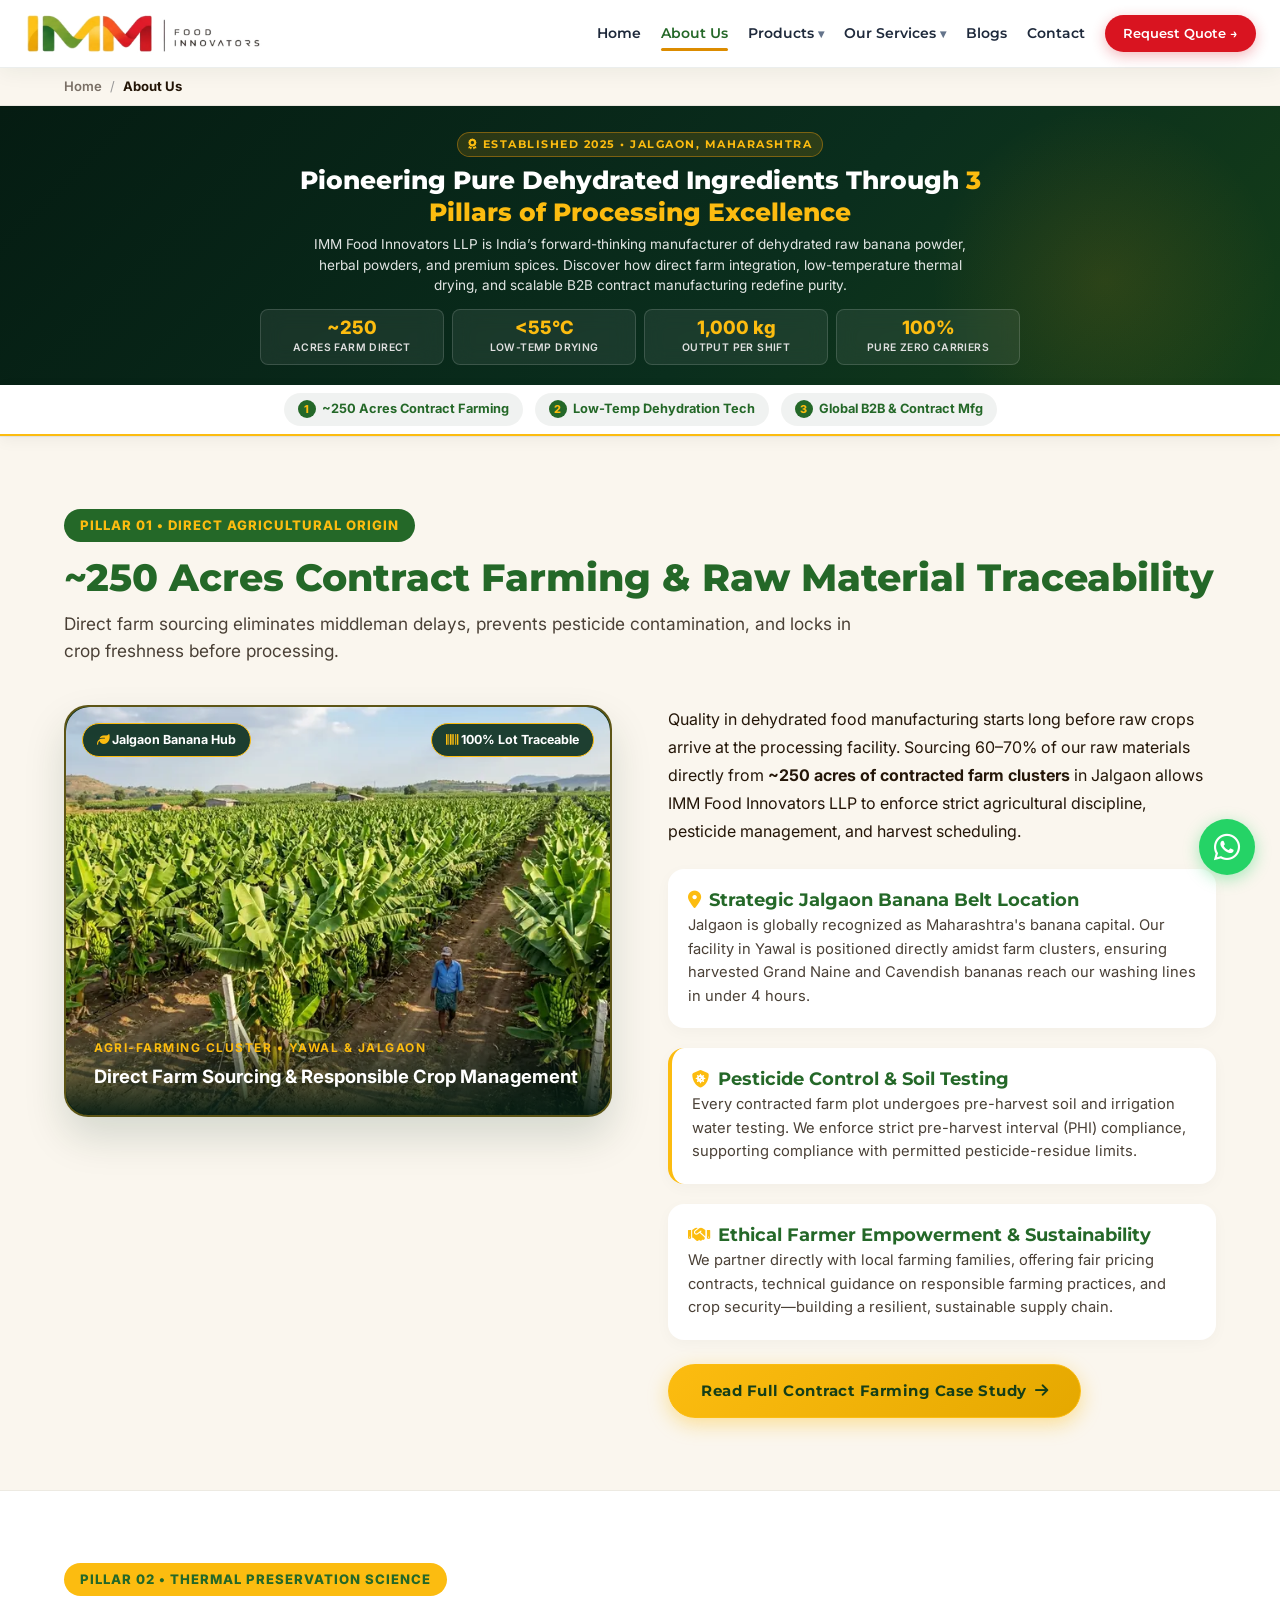
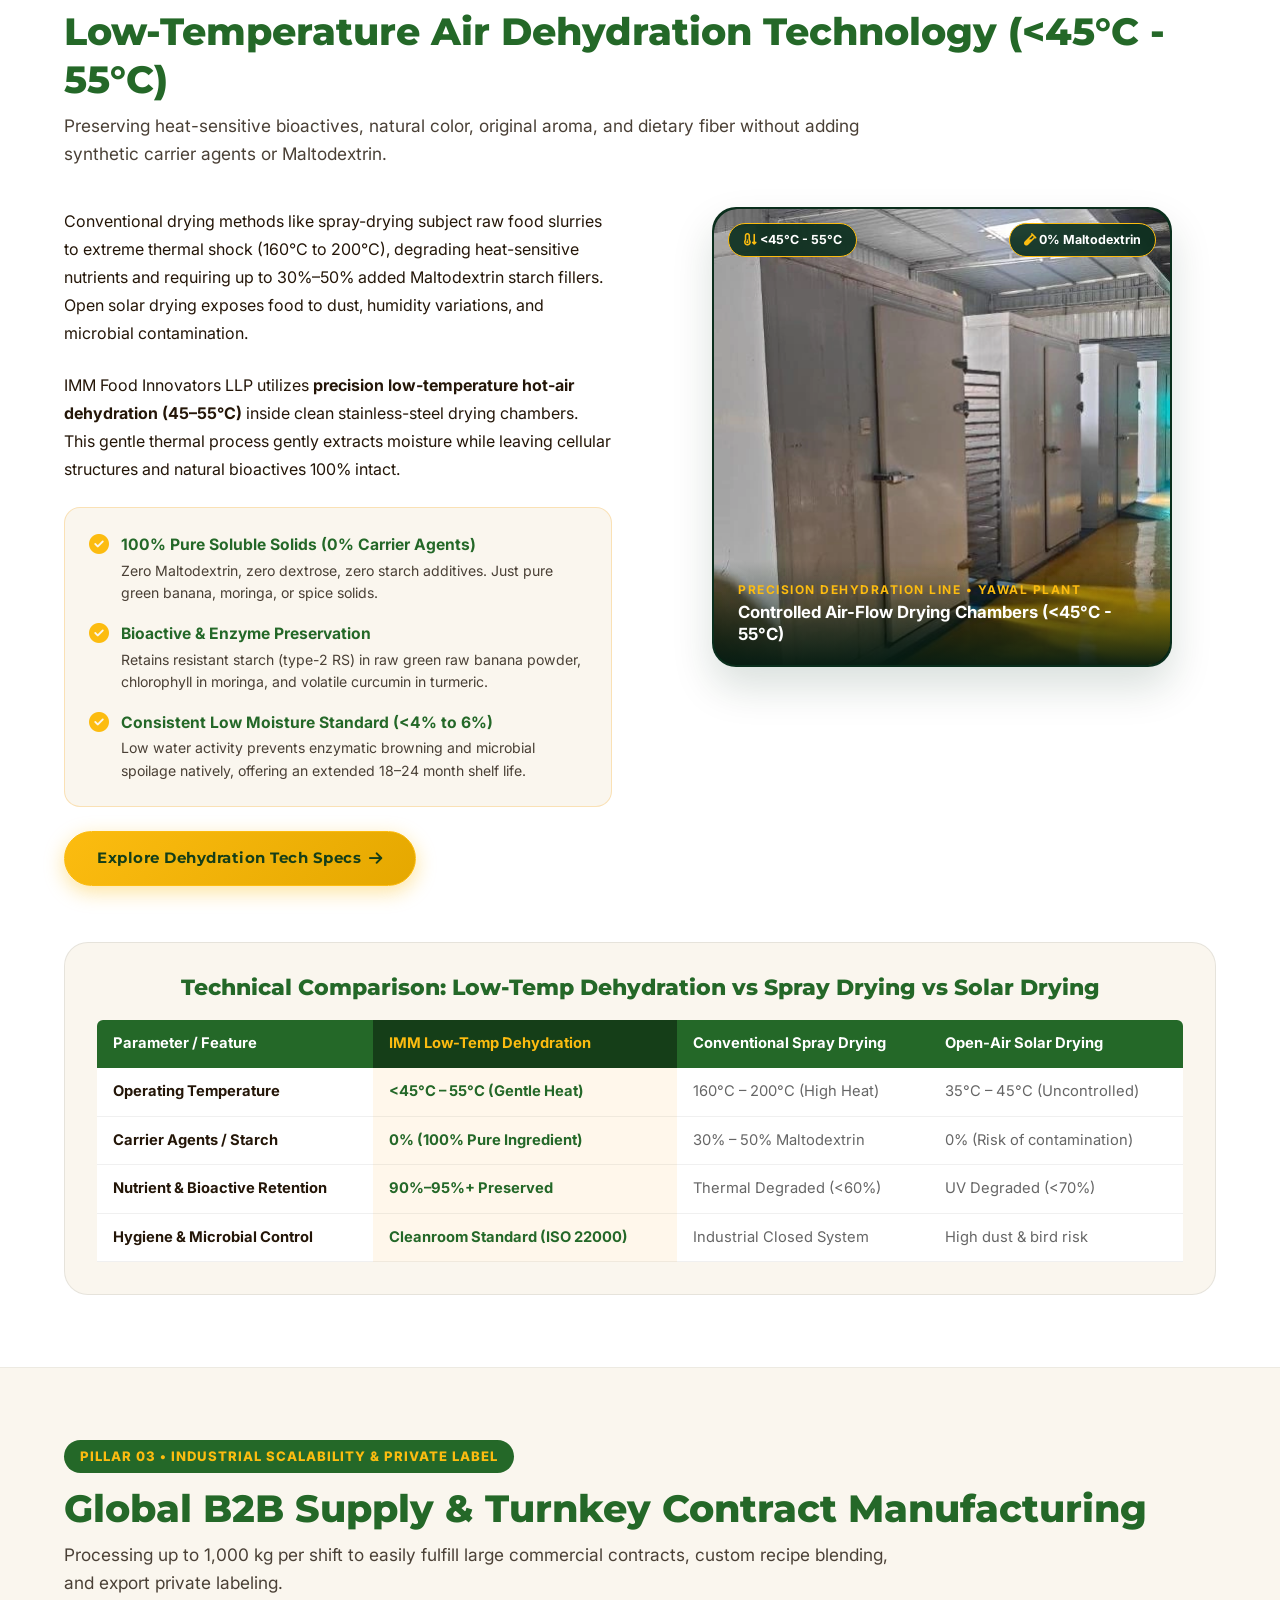
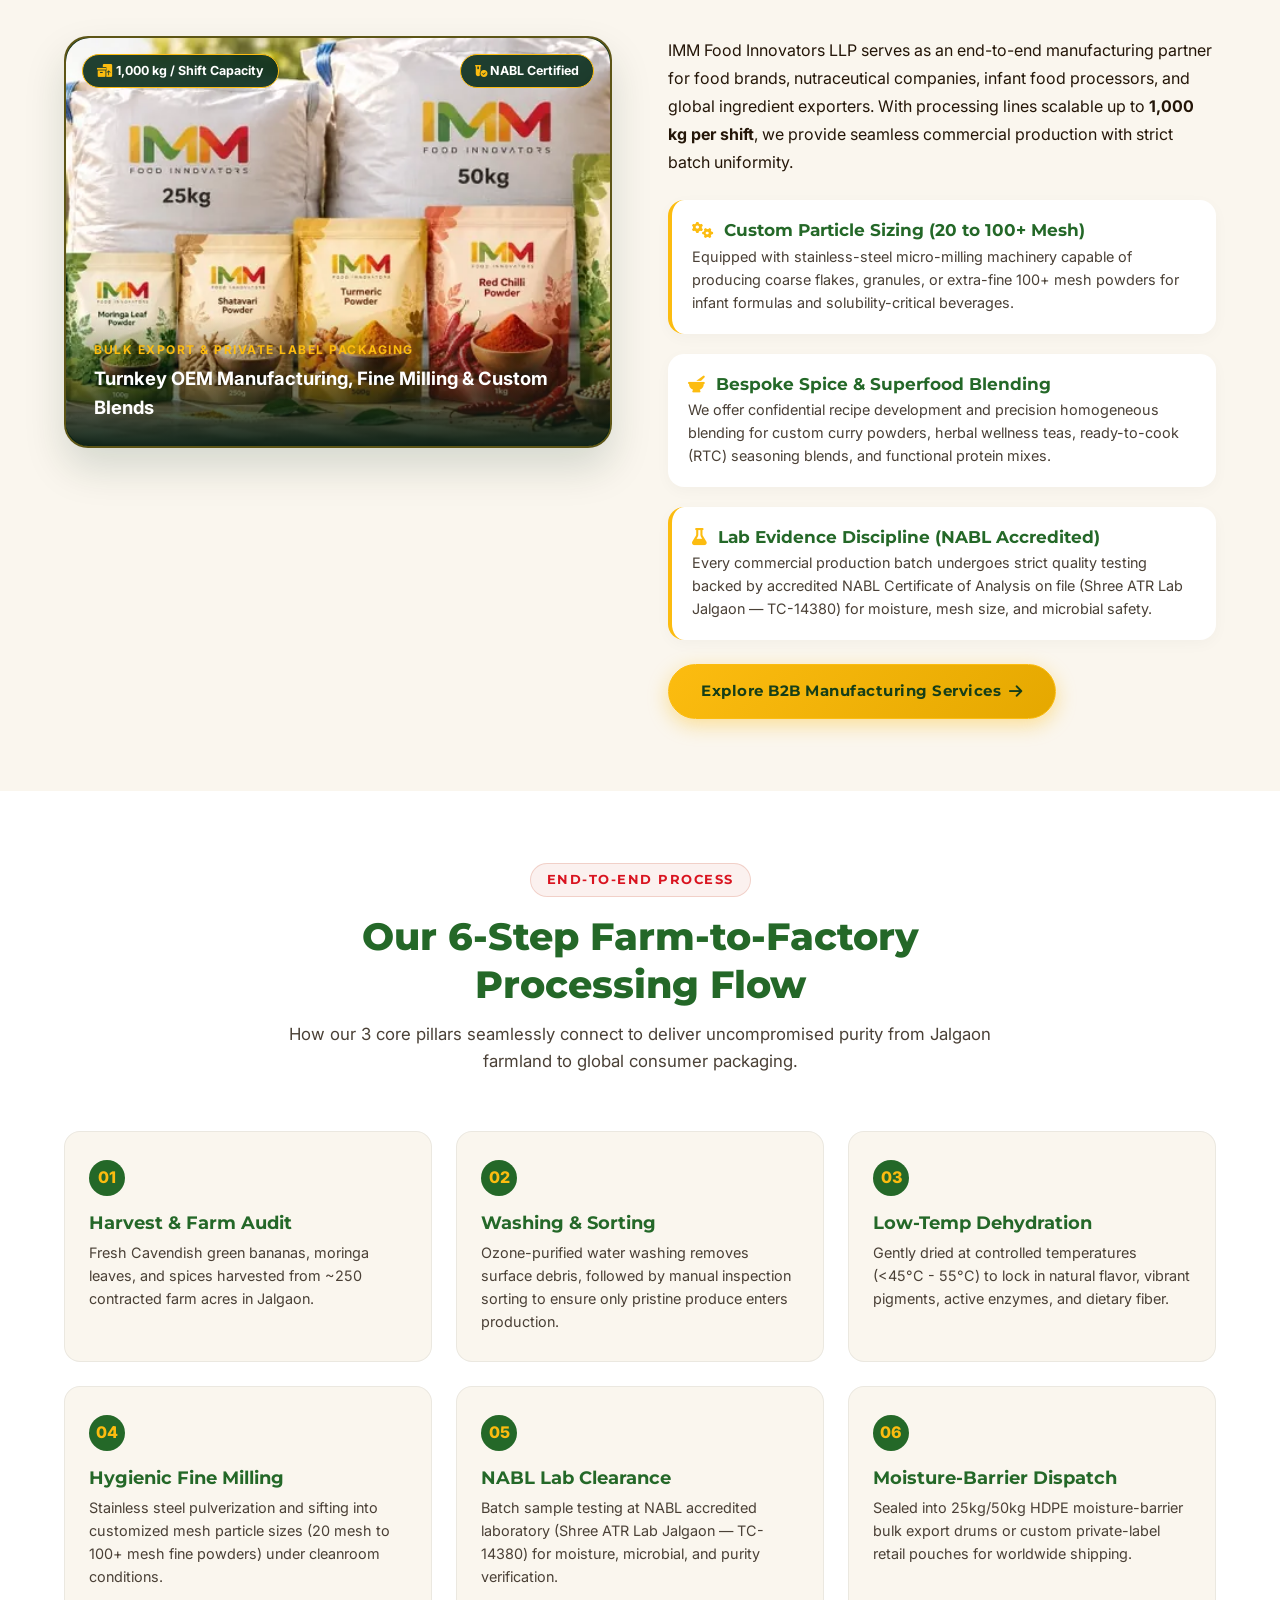
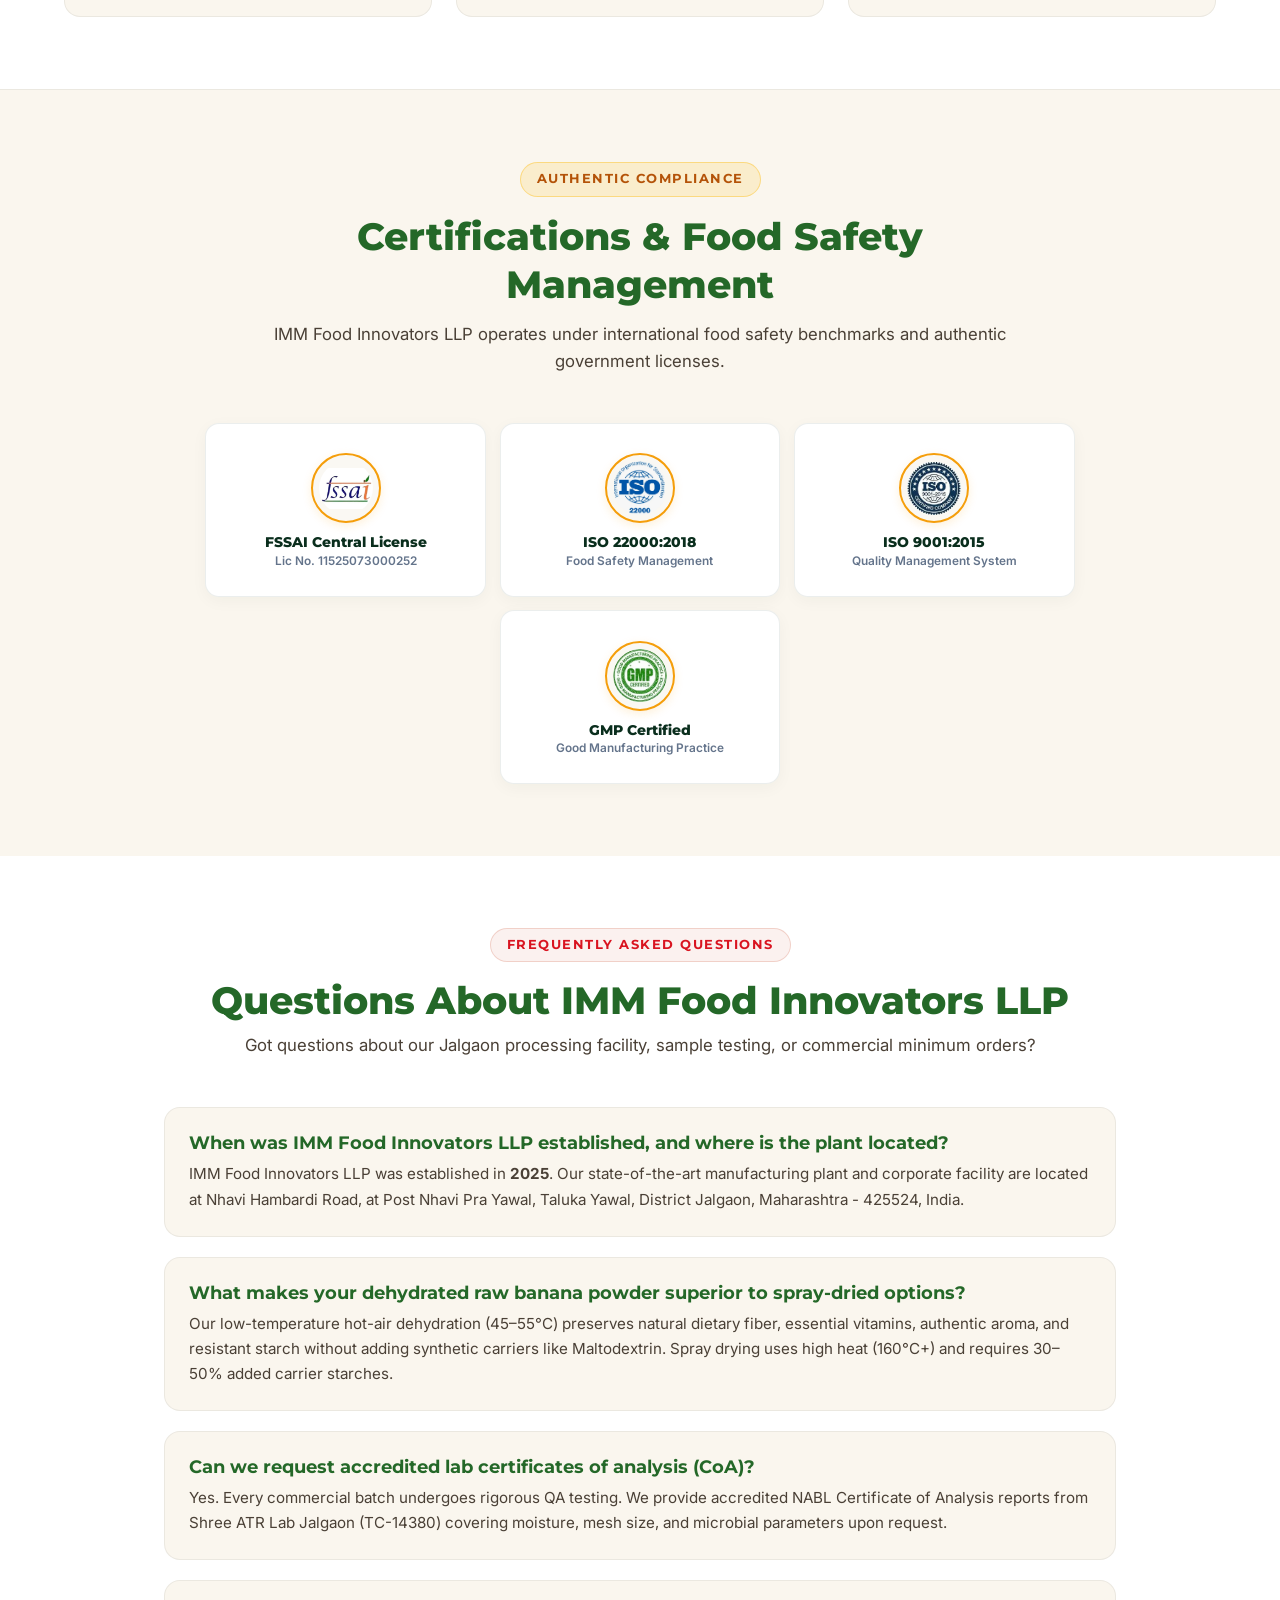
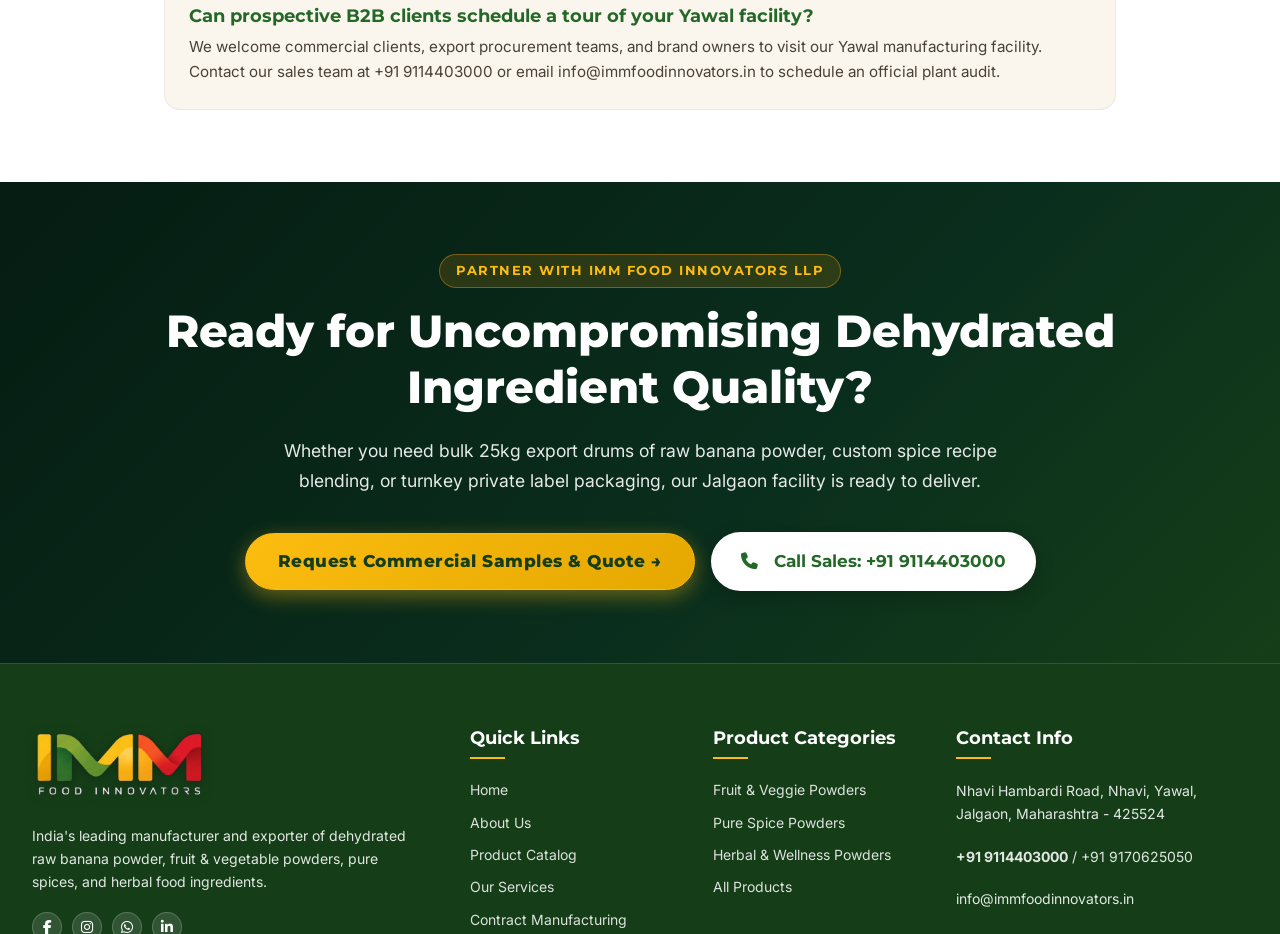
<file: about.html>
<!DOCTYPE html>
<html lang="en">

<head>
    <meta charset="UTF-8">
    <meta name="viewport" content="width=device-width, initial-scale=1.0">
    <title>About IMM Food Innovators | Jalgaon Powder Manufacturer</title>
    <meta name="description"
        content="IMM Food Innovators LLP: ~250 acres of contract farming, low-temperature dehydration and B2B contract manufacturing in Jalgaon, Maharashtra. Est. 2025.">
    <meta name="keywords"
        content="About IMM Food Innovators, Jalgaon raw banana powder manufacturer, low temperature dehydration technology, contract farming Jalgaon, third party food manufacturing India, B2B food powders supplier">
    <meta name="author" content="IMM Food Innovators LLP">
    <meta name="robots" content="index, follow, max-snippet:-1, max-image-preview:large, max-video-preview:-1">

    <!-- Geo Location Metadata -->
    <meta name="geo.region" content="IN-MH">
    <meta name="geo.placename" content="Jalgaon">
    <meta name="geo.position" content="21.1643;75.6980">
    <meta name="ICBM" content="21.1643, 75.6980">

    <link rel="icon" href="images/favicon.webp?v=3.0" type="image/png">
    <link rel="icon" href="images/favicon.svg?v=3.0" type="image/svg+xml">
    <link rel="shortcut icon" href="images/favicon.ico?v=3.0">
    <link rel="apple-touch-icon" href="images/IMMLogo_icon.webp?v=3.0">
    <link rel="canonical" href="https://www.immfoodinnovators.in/about.html">

    <!-- Resource Hints -->
    <link rel="preconnect" href="https://cdnjs.cloudflare.com" crossorigin>
    <link rel="dns-prefetch" href="https://cdnjs.cloudflare.com">

    <!-- Font Awesome Icons & Modular CSS Architecture -->
    <link rel="preload" href="https://cdnjs.cloudflare.com/ajax/libs/font-awesome/6.5.1/css/all.min.css" as="style" onload="this.onload=null;this.rel='stylesheet'" integrity="sha512-DTOQO9RWCH3ppGqcWaEA1BIZOC6xxalwEsw9c2QQeAIftl+Vegovlnee1c9QX4TctnWMn13TZye+giMm8e2LwA==" crossorigin="anonymous">
    <noscript><link rel="stylesheet" href="https://cdnjs.cloudflare.com/ajax/libs/font-awesome/6.5.1/css/all.min.css" integrity="sha512-DTOQO9RWCH3ppGqcWaEA1BIZOC6xxalwEsw9c2QQeAIftl+Vegovlnee1c9QX4TctnWMn13TZye+giMm8e2LwA==" crossorigin="anonymous"></noscript>
    <link rel="preconnect" href="https://fonts.googleapis.com">
    <link rel="preconnect" href="https://fonts.gstatic.com" crossorigin>
    <link rel="stylesheet" href="https://fonts.googleapis.com/css2?family=Montserrat:wght@500;600;700;800&family=Inter:wght@300;400;500;600;700&display=swap">
    <link rel="stylesheet" href="css/style.css?v=31.0">
    <link rel="stylesheet" href="css/components.css?v=31.0">
    <link rel="stylesheet" href="css/responsive.css?v=31.0">

    <!-- Open Graph / Facebook -->
    <meta property="og:type" content="website">
    <meta property="og:site_name" content="IMM Food Innovators LLP">
    <meta property="og:url" content="https://www.immfoodinnovators.in/about.html">
    <meta property="og:title" content="About Us | IMM Food Innovators LLP — 3 Pillars of Manufacturing Excellence">
    <meta property="og:description"
        content="Explore IMM Food Innovators LLP: ~250 acres contract farming, low-temperature dehydration technology, and global B2B contract manufacturing. Established 2025 in Jalgaon, Maharashtra.">
    <meta property="og:image" content="https://www.immfoodinnovators.in/images/about_facility_hero.webp">
    <meta property="og:image:alt" content="IMM Food Innovators Processing Plant Jalgaon">
    <meta property="og:image:width" content="1200">
    <meta property="og:image:height" content="630">

    <!-- Twitter Card -->
    <meta property="twitter:card" content="summary_large_image">
    <meta property="twitter:url" content="https://www.immfoodinnovators.in/about.html">
    <meta property="twitter:title" content="About Us | IMM Food Innovators LLP">
    <meta property="twitter:description" content="Explore IMM Food Innovators LLP: ~250 acres contract farming, low-temperature dehydration, and global B2B contract manufacturing.">
    <meta property="twitter:image" content="https://www.immfoodinnovators.in/images/about_facility_hero.webp">

    <!-- Schema Markup (JSON-LD) -->
    <script type="application/ld+json">
    [
      {
        "@context": "https://schema.org",
        "@type": "AboutPage",
        "@id": "https://www.immfoodinnovators.in/about.html#aboutpage",
        "name": "About Us — IMM Food Innovators LLP",
        "description": "Comprehensive details on IMM Food Innovators LLP's 3 core pillars: ~250 acres contract farming, low-temperature dehydration technology, and scalable B2B contract manufacturing.",
        "url": "https://www.immfoodinnovators.in/about.html",
        "mainEntity": {
          "@type": "Organization",
          "name": "IMM Food Innovators LLP",
          "url": "https://www.immfoodinnovators.in",
          "logo": "https://www.immfoodinnovators.in/images/IMMLogo.webp",
          "foundingDate": "2025",
          "address": {
            "@type": "PostalAddress",
            "streetAddress": "Nhavi Hambardi Road, Post Nhavi Pra Yawal",
            "addressLocality": "Nhavi, Yawal, Jalgaon",
            "addressRegion": "Maharashtra",
            "postalCode": "425524",
            "addressCountry": "IN"
          }
        }
      },
      {
        "@context": "https://schema.org",
        "@type": "BreadcrumbList",
        "itemListElement": [
          {
            "@type": "ListItem",
            "position": 1,
            "name": "Home",
            "item": "https://www.immfoodinnovators.in/"
          },
          {
            "@type": "ListItem",
            "position": 2,
            "name": "About Us",
            "item": "https://www.immfoodinnovators.in/about.html"
          }
        ]
      }
    ]
    </script>
</head>

<body>
    <!-- Scroll Progress Indicator -->
    <div id="scroll-progress"></div>

    <!-- MAIN HEADER -->
    <header id="header">
        <div class="header-container">
            <a href="index.html" class="logo">
                <img src="images/IMMLogo_nav.webp" alt="IMM Food Innovators Logo" class="logo-img" loading="eager" width="1350" height="260">
            </a>
            <nav>
                <ul id="navMenu">
                    <li><a href="index.html" class="nav-link">Home</a></li>
                    <li><a href="about.html" class="nav-link active">About Us</a></li>
                    <!-- PRODUCTS DROPDOWN MENU -->
                    <li class="nav-item dropdown">
                        <a href="products.html" class="nav-link">Products <span class="dropdown-arrow">▾</span></a>
                        <ul class="dropdown-menu">
                            <li><a href="products.html?category=powder" class="dropdown-item">Fruit & Veggie Powders</a></li>
                            <li><a href="products.html?category=spices" class="dropdown-item">Pure Spices</a></li>
                            <li><a href="products.html?category=herbal" class="dropdown-item">Herbal & Wellness</a></li>
                            <li><a href="products.html" class="dropdown-item">All Products</a></li>
                        </ul>
                    </li>

                    <!-- OUR SERVICES DROPDOWN MENU -->
                    <li class="nav-item dropdown">
                        <a href="services.html" class="nav-link">Our Services <span class="dropdown-arrow">▾</span></a>
                        <ul class="dropdown-menu">
                            <li><a href="services.html#retail-packaging" class="dropdown-item">Retail Packaging Solutions</a></li>
                            <li><a href="services.html#bulk-packaging" class="dropdown-item">Bulk Export Packaging</a></li>
                            <li><a href="services.html#custom-blends" class="dropdown-item">Custom Blend Development</a></li>
                            <li><a href="services.html#contract-mfg" class="dropdown-item">Third-Party Contract Manufacturing</a></li>
                        </ul>
                    </li>

                    <li><a href="blogs.html" class="nav-link">Blogs</a></li>
                    <li><a href="contact.html" class="nav-link">Contact</a></li>
                    <li class="nav-cta-item"><a href="contact.html" class="nav-cta-btn">Request Quote →</a></li>
                </ul>
            </nav>
            <div class="hamburger" id="hamburger">
                <span></span>
                <span></span>
                <span></span>
            </div>
        </div>
    </header>

    <main>

        <!-- BREADCRUMB NAVIGATION -->
        <div class="breadcrumb-container" style="background: var(--bg-linen); border-bottom: 1px solid rgba(0,0,0,0.06); padding: 0.5rem 0;">
            <div class="container" style="max-width: 1200px; margin: 0 auto; padding: 0 1.5rem;">
                <nav aria-label="breadcrumb">
                    <ol style="list-style: none; padding: 0; margin: 0; display: flex; flex-wrap: wrap; gap: 8px; font-size: 0.82rem; color: var(--text-muted);">
                        <li><a href="index.html" style="color: var(--primary-color); text-decoration: none; font-weight: 600;">Home</a></li>
                        <li style="color: #999;">/</li>
                        <li style="color: var(--text-primary); font-weight: 700;" aria-current="page">About Us</li>
                    </ol>
                </nav>
            </div>
        </div>

        <!-- ABOUT HERO HEADER SECTION (COMPACT & SLEEK) -->
        <section class="about-hero" style="background: linear-gradient(135deg, #051C12 0%, #0A2E1D 60%, #153E18 100%); color: #FFFFFF; padding: 1.5rem 0 1.25rem 0; position: relative; overflow: hidden;">
            <div style="position: absolute; top: 0; right: 0; width: 350px; height: 350px; background: radial-gradient(circle, rgba(245, 158, 11, 0.12) 0%, transparent 70%); pointer-events: none;"></div>
            
            <div class="container" style="max-width: 1200px; margin: 0 auto; padding: 0 1.5rem; position: relative; z-index: 2;">
                <div style="text-align: center; max-width: 760px; margin: 0 auto;">
                    <div class="section-badge badge-gold" style="background: rgba(245, 158, 11, 0.15); border: 1px solid rgba(245, 158, 11, 0.4); color: var(--accent-gold); display: inline-flex; align-items: center; gap: 5px; margin-bottom: 0.4rem; font-size: 0.68rem; padding: 3px 10px;">
                        <i class="fa-solid fa-award"></i> ESTABLISHED 2025 • JALGAON, MAHARASHTRA
                    </div>
                    <h1 style="font-size: clamp(1.2rem, 2vw, 1.55rem); font-weight: 800; line-height: 1.3; margin: 0 auto 0.4rem auto; color: #FFFFFF; max-width: 720px;">
                        Pioneering Pure Dehydrated Ingredients Through <span style="color: var(--accent-gold);">3 Pillars of Processing Excellence</span>
                    </h1>
                    <p style="font-size: 0.85rem; line-height: 1.5; color: rgba(255, 255, 255, 0.88); margin: 0 auto 0.85rem auto; font-weight: 400; max-width: 680px;">
                        IMM Food Innovators LLP is India’s forward-thinking manufacturer of dehydrated raw banana powder, herbal powders, and premium spices. Discover how direct farm integration, low-temperature thermal drying, and scalable B2B contract manufacturing redefine purity.
                    </p>

                    <!-- COMPACT QUICK STAT CARDS IN HERO -->
                    <div style="display: grid; grid-template-columns: repeat(auto-fit, minmax(130px, 1fr)); gap: 0.5rem; margin-top: 0.85rem;">
                        <div style="background: rgba(255, 255, 255, 0.07); backdrop-filter: blur(10px); border: 1px solid rgba(255, 255, 255, 0.15); border-radius: var(--radius-sm); padding: 0.5rem 0.4rem; text-align: center;">
                            <div style="font-size: 1.15rem; font-weight: 800; color: var(--accent-gold); line-height: 1;">~250</div>
                            <div style="font-size: 0.65rem; font-weight: 600; text-transform: uppercase; letter-spacing: 0.4px; margin-top: 3px; color: #E0E0E0;">Acres Farm Direct</div>
                        </div>
                        <div style="background: rgba(255, 255, 255, 0.07); backdrop-filter: blur(10px); border: 1px solid rgba(255, 255, 255, 0.15); border-radius: var(--radius-sm); padding: 0.5rem 0.4rem; text-align: center;">
                            <div style="font-size: 1.15rem; font-weight: 800; color: var(--accent-gold); line-height: 1;">&lt;55°C</div>
                            <div style="font-size: 0.65rem; font-weight: 600; text-transform: uppercase; letter-spacing: 0.4px; margin-top: 3px; color: #E0E0E0;">Low-Temp Drying</div>
                        </div>
                        <div style="background: rgba(255, 255, 255, 0.07); backdrop-filter: blur(10px); border: 1px solid rgba(255, 255, 255, 0.15); border-radius: var(--radius-sm); padding: 0.5rem 0.4rem; text-align: center;">
                            <div style="font-size: 1.15rem; font-weight: 800; color: var(--accent-gold); line-height: 1;">1,000 kg</div>
                            <div style="font-size: 0.65rem; font-weight: 600; text-transform: uppercase; letter-spacing: 0.4px; margin-top: 3px; color: #E0E0E0;">Output per Shift</div>
                        </div>
                        <div style="background: rgba(255, 255, 255, 0.07); backdrop-filter: blur(10px); border: 1px solid rgba(255, 255, 255, 0.15); border-radius: var(--radius-sm); padding: 0.5rem 0.4rem; text-align: center;">
                            <div style="font-size: 1.15rem; font-weight: 800; color: var(--accent-gold); line-height: 1;">100%</div>
                            <div style="font-size: 0.65rem; font-weight: 600; text-transform: uppercase; letter-spacing: 0.4px; margin-top: 3px; color: #E0E0E0;">Pure Zero Carriers</div>
                        </div>
                    </div>
                </div>
            </div>
        </section>

        <!-- INTERACTIVE PILLAR NAVIGATION STICKY BAR -->
        <nav aria-label="About Us Core Pillars" style="background: #FFFFFF; border-bottom: 2px solid var(--accent-gold); box-shadow: 0 4px 15px rgba(0,0,0,0.05); position: sticky; top: 75px; z-index: 100;">
            <div class="container" style="max-width: 1200px; margin: 0 auto; padding: 0 1.5rem;">
                <div style="display: flex; justify-content: center; align-items: center; gap: 0.75rem; overflow-x: auto; padding: 0.5rem 0; scrollbar-width: none;">
                    <a href="#pillar-farming" style="display: inline-flex; align-items: center; gap: 6px; padding: 6px 14px; border-radius: 50px; background: rgba(10, 46, 29, 0.06); color: var(--primary-dark); font-weight: 700; font-size: 0.8rem; text-decoration: none; white-space: nowrap; transition: all 0.2s ease;">
                        <span style="background: var(--primary-dark); color: var(--accent-gold); width: 18px; height: 18px; border-radius: 50%; display: inline-flex; align-items: center; justify-content: center; font-size: 0.68rem; font-weight: 800;">1</span>
                        ~250 Acres Contract Farming
                    </a>
                    <a href="#pillar-dehydration" style="display: inline-flex; align-items: center; gap: 6px; padding: 6px 14px; border-radius: 50px; background: rgba(10, 46, 29, 0.06); color: var(--primary-dark); font-weight: 700; font-size: 0.8rem; text-decoration: none; white-space: nowrap; transition: all 0.2s ease;">
                        <span style="background: var(--primary-dark); color: var(--accent-gold); width: 18px; height: 18px; border-radius: 50%; display: inline-flex; align-items: center; justify-content: center; font-size: 0.68rem; font-weight: 800;">2</span>
                        Low-Temp Dehydration Tech
                    </a>
                    <a href="#pillar-b2b" style="display: inline-flex; align-items: center; gap: 6px; padding: 6px 14px; border-radius: 50px; background: rgba(10, 46, 29, 0.06); color: var(--primary-dark); font-weight: 700; font-size: 0.8rem; text-decoration: none; white-space: nowrap; transition: all 0.2s ease;">
                        <span style="background: var(--primary-dark); color: var(--accent-gold); width: 18px; height: 18px; border-radius: 50%; display: inline-flex; align-items: center; justify-content: center; font-size: 0.68rem; font-weight: 800;">3</span>
                        Global B2B & Contract Mfg
                    </a>
                </div>
            </div>
        </nav>

        <!-- =================================================================== -->
        <!-- PILLAR 01: ~250 ACRES CONTRACT FARMING & RAW MATERIAL ORIGIN       -->
        <!-- =================================================================== -->
        <section id="pillar-farming" style="padding: 4.5rem 0; background: var(--bg-linen); border-top: 1px solid rgba(0,0,0,0.05); border-bottom: 1px solid rgba(0,0,0,0.05);">
            <div class="container" style="max-width: 1200px; margin: 0 auto; padding: 0 1.5rem;">
                <div style="margin-bottom: 2.5rem;">
                    <span style="background: var(--primary-dark); color: var(--accent-gold); padding: 6px 16px; border-radius: 50px; font-weight: 800; font-size: 0.82rem; text-transform: uppercase; letter-spacing: 1px; display: inline-block; margin-bottom: 0.75rem;">
                        PILLAR 01 • DIRECT AGRICULTURAL ORIGIN
                    </span>
                    <h2 style="font-size: clamp(1.8rem, 3vw, 2.6rem); font-weight: 800; color: var(--primary-dark); line-height: 1.25; margin: 0;">
                        ~250 Acres Contract Farming & Raw Material Traceability
                    </h2>
                    <p style="font-size: 1.08rem; color: var(--text-secondary); margin-top: 0.5rem; max-width: 800px;">
                        Direct farm sourcing eliminates middleman delays, prevents pesticide contamination, and locks in crop freshness before processing.
                    </p>
                </div>

                <div class="about-grid" style="display: grid; grid-template-columns: 1fr 1fr; gap: 3.5rem; align-items: start;">
                    <!-- LEFT COLUMN: DEDICATED PHOTO CARD FOR PILLAR 1 -->
                    <div style="position: sticky; top: 100px;">
                        <div style="border-radius: var(--radius-lg); overflow: hidden; border: 2px solid rgba(245, 158, 11, 0.35); box-shadow: 0 20px 40px rgba(10, 46, 29, 0.15); background: #0A2E1D; position: relative;">
                            <!-- FLOATING OVERLAY BADGES -->
                            <div style="position: absolute; top: 16px; left: 16px; right: 16px; display: flex; justify-content: space-between; gap: 8px; z-index: 10;">
                                <span style="background: rgba(10, 46, 29, 0.9); backdrop-filter: blur(8px); border: 1px solid var(--accent-gold); color: #FFFFFF; padding: 6px 14px; border-radius: 50px; font-weight: 700; font-size: 0.78rem;">
                                    <i class="fa-solid fa-leaf" style="color: var(--accent-gold);"></i> Jalgaon Banana Hub
                                </span>
                                <span style="background: rgba(10, 46, 29, 0.9); backdrop-filter: blur(8px); border: 1px solid var(--accent-gold); color: #FFFFFF; padding: 6px 14px; border-radius: 50px; font-weight: 700; font-size: 0.78rem;">
                                    <i class="fa-solid fa-barcode" style="color: var(--accent-gold);"></i> 100% Lot Traceable
                                </span>
                            </div>

                            <img src="images/about_contract_farming_jalgaon.webp" alt="IMM Food Innovators ~250 Acres Banana Plantation Jalgaon" style="width: 100%; aspect-ratio: 4 / 3; object-fit: cover; display: block;" loading="lazy">

                            <div style="position: absolute; bottom: 0; left: 0; right: 0; background: linear-gradient(180deg, transparent 0%, rgba(5,28,18,0.95) 100%); padding: 1.5rem 1.75rem; color: #FFFFFF;">
                                <div style="font-size: 0.75rem; font-weight: 700; color: var(--accent-gold); letter-spacing: 1.5px; text-transform: uppercase; margin-bottom: 4px;">
                                    AGRI-FARMING CLUSTER • YAWAL & JALGAON
                                </div>
                                <div style="font-size: 1.15rem; font-weight: 700; color: #FFFFFF;">
                                    Direct Farm Sourcing & Responsible Crop Management
                                </div>
                            </div>
                        </div>
                    </div>

                    <!-- RIGHT COLUMN: DETAILED INFO FOR PILLAR 1 -->
                    <div style="display: flex; flex-direction: column; gap: 1.5rem;">
                        <p style="font-size: 1rem; line-height: 1.75; color: var(--text-primary); margin: 0;">
                            Quality in dehydrated food manufacturing starts long before raw crops arrive at the processing facility. Sourcing 60–70% of our raw materials directly from <strong>~250 acres of contracted farm clusters</strong> in Jalgaon allows IMM Food Innovators LLP to enforce strict agricultural discipline, pesticide management, and harvest scheduling.
                        </p>

                        <!-- FEATURE CARDS FOR PILLAR 1 -->
                        <div style="display: flex; flex-direction: column; gap: 1.25rem;">
                            <div style="background: #FFFFFF; padding: 1.25rem; border-radius: var(--radius-md); border-left: 4px solid var(--primary-color); box-shadow: 0 4px 15px rgba(0,0,0,0.03);">
                                <h3 style="font-size: 1.1rem; font-weight: 700; color: var(--primary-dark); margin: 0 0 4px 0; display: flex; align-items: center; gap: 8px;">
                                    <i class="fa-solid fa-location-dot" style="color: var(--accent-gold);"></i> Strategic Jalgaon Banana Belt Location
                                </h3>
                                <p style="font-size: 0.92rem; color: var(--text-secondary); margin: 0; line-height: 1.6;">
                                    Jalgaon is globally recognized as Maharashtra's banana capital. Our facility in Yawal is positioned directly amidst farm clusters, ensuring harvested Grand Naine and Cavendish bananas reach our washing lines in under 4 hours.
                                </p>
                            </div>

                            <div style="background: #FFFFFF; padding: 1.25rem; border-radius: var(--radius-md); border-left: 4px solid var(--accent-gold); box-shadow: 0 4px 15px rgba(0,0,0,0.03);">
                                <h3 style="font-size: 1.1rem; font-weight: 700; color: var(--primary-dark); margin: 0 0 4px 0; display: flex; align-items: center; gap: 8px;">
                                    <i class="fa-solid fa-shield-virus" style="color: var(--accent-gold);"></i> Pesticide Control & Soil Testing
                                </h3>
                                <p style="font-size: 0.92rem; color: var(--text-secondary); margin: 0; line-height: 1.6;">
                                    Every contracted farm plot undergoes pre-harvest soil and irrigation water testing. We enforce strict pre-harvest interval (PHI) compliance, supporting compliance with permitted pesticide-residue limits.
                                </p>
                            </div>

                            <div style="background: #FFFFFF; padding: 1.25rem; border-radius: var(--radius-md); border-left: 4px solid var(--primary-color); box-shadow: 0 4px 15px rgba(0,0,0,0.03);">
                                <h3 style="font-size: 1.1rem; font-weight: 700; color: var(--primary-dark); margin: 0 0 4px 0; display: flex; align-items: center; gap: 8px;">
                                    <i class="fa-solid fa-handshake" style="color: var(--accent-gold);"></i> Ethical Farmer Empowerment & Sustainability
                                </h3>
                                <p style="font-size: 0.92rem; color: var(--text-secondary); margin: 0; line-height: 1.6;">
                                    We partner directly with local farming families, offering fair pricing contracts, technical guidance on responsible farming practices, and crop security—building a resilient, sustainable supply chain.
                                </p>
                            </div>
                        </div>

                        <div>
                            <a href="contract-farming-quality-control-jalgaon.html" class="btn-primary" style="display: inline-flex; align-items: center; gap: 8px; font-weight: 700; font-size: 0.95rem;">
                                Read Full Contract Farming Case Study <i class="fa-solid fa-arrow-right"></i>
                            </a>
                        </div>
                    </div>
                </div>
            </div>
        </section>


        <!-- =================================================================== -->
        <!-- PILLAR 02: ADVANCED LOW-TEMPERATURE DEHYDRATION TECHNOLOGY         -->
        <!-- =================================================================== -->
        <section id="pillar-dehydration" style="padding: 4.5rem 0; background: #FFFFFF;">
            <div class="container" style="max-width: 1200px; margin: 0 auto; padding: 0 1.5rem;">
                <div style="margin-bottom: 2.5rem;">
                    <span style="background: var(--accent-gold); color: var(--primary-dark); padding: 6px 16px; border-radius: 50px; font-weight: 800; font-size: 0.82rem; text-transform: uppercase; letter-spacing: 1px; display: inline-block; margin-bottom: 0.75rem;">
                        PILLAR 02 • THERMAL PRESERVATION SCIENCE
                    </span>
                    <h2 style="font-size: clamp(1.8rem, 3vw, 2.6rem); font-weight: 800; color: var(--primary-dark); line-height: 1.25; margin: 0;">
                        Low-Temperature Air Dehydration Technology (&lt;45°C - 55°C)
                    </h2>
                    <p style="font-size: 1.08rem; color: var(--text-secondary); margin-top: 0.5rem; max-width: 850px;">
                        Preserving heat-sensitive bioactives, natural color, original aroma, and dietary fiber without adding synthetic carrier agents or Maltodextrin.
                    </p>
                </div>

                <div class="about-grid" style="display: grid; grid-template-columns: 1fr 1fr; gap: 3.5rem; align-items: start;">
                    <!-- LEFT COLUMN: DETAILED INFO & ADVANTAGES -->
                    <div style="display: flex; flex-direction: column; gap: 1.5rem;">
                        <p style="font-size: 1rem; line-height: 1.75; color: var(--text-primary); margin: 0;">
                            Conventional drying methods like spray-drying subject raw food slurries to extreme thermal shock (160°C to 200°C), degrading heat-sensitive nutrients and requiring up to 30%–50% added Maltodextrin starch fillers. Open solar drying exposes food to dust, humidity variations, and microbial contamination.
                        </p>
                        <p style="font-size: 1rem; line-height: 1.75; color: var(--text-primary); margin: 0;">
                            IMM Food Innovators LLP utilizes <strong>precision low-temperature hot-air dehydration (45–55°C)</strong> inside clean stainless-steel drying chambers. This gentle thermal process gently extracts moisture while leaving cellular structures and natural bioactives 100% intact.
                        </p>

                        <!-- KEY BENEFITS CHECKLIST -->
                        <div style="display: flex; flex-direction: column; gap: 1rem; background: var(--bg-linen); padding: 1.5rem; border-radius: var(--radius-md); border: 1px solid rgba(245, 158, 11, 0.25);">
                            <div style="display: flex; gap: 12px; align-items: flex-start;">
                                <i class="fa-solid fa-circle-check" style="color: var(--accent-gold); font-size: 1.25rem; margin-top: 2px;"></i>
                                <div>
                                    <strong style="color: var(--primary-dark); font-size: 0.98rem;">100% Pure Soluble Solids (0% Carrier Agents)</strong>
                                    <p style="font-size: 0.88rem; color: var(--text-secondary); margin: 2px 0 0 0;">Zero Maltodextrin, zero dextrose, zero starch additives. Just pure green banana, moringa, or spice solids.</p>
                                </div>
                            </div>

                            <div style="display: flex; gap: 12px; align-items: flex-start;">
                                <i class="fa-solid fa-circle-check" style="color: var(--accent-gold); font-size: 1.25rem; margin-top: 2px;"></i>
                                <div>
                                    <strong style="color: var(--primary-dark); font-size: 0.98rem;">Bioactive & Enzyme Preservation</strong>
                                    <p style="font-size: 0.88rem; color: var(--text-secondary); margin: 2px 0 0 0;">Retains resistant starch (type-2 RS) in raw green raw banana powder, chlorophyll in moringa, and volatile curcumin in turmeric.</p>
                                </div>
                            </div>

                            <div style="display: flex; gap: 12px; align-items: flex-start;">
                                <i class="fa-solid fa-circle-check" style="color: var(--accent-gold); font-size: 1.25rem; margin-top: 2px;"></i>
                                <div>
                                    <strong style="color: var(--primary-dark); font-size: 0.98rem;">Consistent Low Moisture Standard (&lt;4% to 6%)</strong>
                                    <p style="font-size: 0.88rem; color: var(--text-secondary); margin: 2px 0 0 0;">Low water activity prevents enzymatic browning and microbial spoilage natively, offering an extended 18–24 month shelf life.</p>
                                </div>
                            </div>
                        </div>

                        <div>
                            <a href="low-temperature-dehydration-technology.html" class="btn-primary" style="display: inline-flex; align-items: center; gap: 8px; font-weight: 700; font-size: 0.95rem;">
                                Explore Dehydration Tech Specs <i class="fa-solid fa-arrow-right"></i>
                            </a>
                        </div>
                    </div>

                    <!-- RIGHT COLUMN: DEDICATED PHOTO CARD FOR PILLAR 2 -->
                    <div style="position: sticky; top: 100px; display: flex; justify-content: center; align-items: flex-start;">
                        <div style="border-radius: var(--radius-lg); overflow: hidden; border: 2px solid rgba(10, 46, 29, 0.3); box-shadow: 0 20px 40px rgba(10, 46, 29, 0.15); background: #0A2E1D; position: relative; max-width: 460px; width: 100%; margin: 0 auto;">
                            <!-- FLOATING OVERLAY BADGES -->
                            <div style="position: absolute; top: 14px; left: 14px; right: 14px; display: flex; justify-content: space-between; gap: 8px; z-index: 10;">
                                <span style="background: rgba(10, 46, 29, 0.9); backdrop-filter: blur(8px); border: 1px solid var(--accent-gold); color: #FFFFFF; padding: 6px 14px; border-radius: 50px; font-weight: 700; font-size: 0.78rem;">
                                    <i class="fa-solid fa-temperature-arrow-down" style="color: var(--accent-gold);"></i> &lt;45°C - 55°C
                                </span>
                                <span style="background: rgba(10, 46, 29, 0.9); backdrop-filter: blur(8px); border: 1px solid var(--accent-gold); color: #FFFFFF; padding: 6px 14px; border-radius: 50px; font-weight: 700; font-size: 0.78rem;">
                                    <i class="fa-solid fa-vial" style="color: var(--accent-gold);"></i> 0% Maltodextrin
                                </span>
                            </div>

                            <img src="images/dehydration_chambers_yawal.webp" alt="IMM Food Innovators Precision Low-Temperature Air Dehydration Chambers Yawal Facility" style="width: 100%; aspect-ratio: 1 / 1; object-fit: cover; display: block;" loading="lazy" width="457" height="457">

                            <div style="position: absolute; bottom: 0; left: 0; right: 0; background: linear-gradient(180deg, transparent 0%, rgba(5,28,18,0.95) 100%); padding: 1.25rem 1.5rem; color: #FFFFFF;">
                                <div style="font-size: 0.75rem; font-weight: 700; color: var(--accent-gold); letter-spacing: 1.5px; text-transform: uppercase; margin-bottom: 3px;">
                                    PRECISION DEHYDRATION LINE • YAWAL PLANT
                                </div>
                                <div style="font-size: 1.05rem; font-weight: 700; color: #FFFFFF; line-height: 1.3;">
                                    Controlled Air-Flow Drying Chambers (&lt;45°C - 55°C)
                                </div>
                            </div>
                        </div>
                    </div>
                </div>

                <!-- COMPARISON TABLE SUB-SECTION -->
                <div style="margin-top: 3.5rem; background: var(--bg-linen); border-radius: var(--radius-lg); padding: 2rem; border: 1px solid rgba(0,0,0,0.08);">
                    <h3 style="font-size: 1.35rem; font-weight: 800; color: var(--primary-dark); margin-bottom: 1.25rem; text-align: center;">
                        Technical Comparison: Low-Temp Dehydration vs Spray Drying vs Solar Drying
                    </h3>

                    <div style="overflow-x: auto;">
                        <table style="width: 100%; border-collapse: collapse; text-align: left; font-size: 0.92rem;">
                            <thead>
                                <tr style="background: var(--primary-dark); color: #FFFFFF;">
                                    <th style="padding: 12px 16px; border-radius: 6px 0 0 0;">Parameter / Feature</th>
                                    <th style="padding: 12px 16px; background: #153E18; color: var(--accent-gold);">IMM Low-Temp Dehydration</th>
                                    <th style="padding: 12px 16px;">Conventional Spray Drying</th>
                                    <th style="padding: 12px 16px; border-radius: 0 6px 0 0;">Open-Air Solar Drying</th>
                                </tr>
                            </thead>
                            <tbody>
                                <tr style="border-bottom: 1px solid rgba(0,0,0,0.06); background: #FFFFFF;">
                                    <td style="padding: 12px 16px; font-weight: 700;">Operating Temperature</td>
                                    <td style="padding: 12px 16px; font-weight: 700; color: var(--primary-dark); background: rgba(245, 158, 11, 0.08);">&lt;45°C – 55°C (Gentle Heat)</td>
                                    <td style="padding: 12px 16px; color: #666;">160°C – 200°C (High Heat)</td>
                                    <td style="padding: 12px 16px; color: #666;">35°C – 45°C (Uncontrolled)</td>
                                </tr>
                                <tr style="border-bottom: 1px solid rgba(0,0,0,0.06); background: #FFFFFF;">
                                    <td style="padding: 12px 16px; font-weight: 700;">Carrier Agents / Starch</td>
                                    <td style="padding: 12px 16px; font-weight: 700; color: var(--primary-dark); background: rgba(245, 158, 11, 0.08);">0% (100% Pure Ingredient)</td>
                                    <td style="padding: 12px 16px; color: #666;">30% – 50% Maltodextrin</td>
                                    <td style="padding: 12px 16px; color: #666;">0% (Risk of contamination)</td>
                                </tr>
                                <tr style="border-bottom: 1px solid rgba(0,0,0,0.06); background: #FFFFFF;">
                                    <td style="padding: 12px 16px; font-weight: 700;">Nutrient & Bioactive Retention</td>
                                    <td style="padding: 12px 16px; font-weight: 700; color: var(--primary-dark); background: rgba(245, 158, 11, 0.08);">90%–95%+ Preserved</td>
                                    <td style="padding: 12px 16px; color: #666;">Thermal Degraded (&lt;60%)</td>
                                    <td style="padding: 12px 16px; color: #666;">UV Degraded (&lt;70%)</td>
                                </tr>
                                <tr style="border-bottom: 1px solid rgba(0,0,0,0.06); background: #FFFFFF;">
                                    <td style="padding: 12px 16px; font-weight: 700;">Hygiene & Microbial Control</td>
                                    <td style="padding: 12px 16px; font-weight: 700; color: var(--primary-dark); background: rgba(245, 158, 11, 0.08);">Cleanroom Standard (ISO 22000)</td>
                                    <td style="padding: 12px 16px; color: #666;">Industrial Closed System</td>
                                    <td style="padding: 12px 16px; color: #666;">High dust & bird risk</td>
                                </tr>
                            </tbody>
                        </table>
                    </div>
                </div>
            </div>
        </section>


        <!-- =================================================================== -->
        <!-- PILLAR 03: HIGH-CAPACITY GLOBAL B2B & CONTRACT MANUFACTURING       -->
        <!-- =================================================================== -->
        <section id="pillar-b2b" style="padding: 4.5rem 0; background: var(--bg-linen); border-top: 1px solid rgba(0,0,0,0.05);">
            <div class="container" style="max-width: 1200px; margin: 0 auto; padding: 0 1.5rem;">
                <div style="margin-bottom: 2.5rem;">
                    <span style="background: var(--primary-dark); color: var(--accent-gold); padding: 6px 16px; border-radius: 50px; font-weight: 800; font-size: 0.82rem; text-transform: uppercase; letter-spacing: 1px; display: inline-block; margin-bottom: 0.75rem;">
                        PILLAR 03 • INDUSTRIAL SCALABILITY & PRIVATE LABEL
                    </span>
                    <h2 style="font-size: clamp(1.8rem, 3vw, 2.6rem); font-weight: 800; color: var(--primary-dark); line-height: 1.25; margin: 0;">
                        Global B2B Supply & Turnkey Contract Manufacturing
                    </h2>
                    <p style="font-size: 1.08rem; color: var(--text-secondary); margin-top: 0.5rem; max-width: 850px;">
                        Processing up to 1,000 kg per shift to easily fulfill large commercial contracts, custom recipe blending, and export private labeling.
                    </p>
                </div>

                <div class="about-grid" style="display: grid; grid-template-columns: 1fr 1fr; gap: 3.5rem; align-items: start;">
                    <!-- LEFT COLUMN: DEDICATED PHOTO CARD FOR PILLAR 3 -->
                    <div style="position: sticky; top: 100px;">
                        <div style="border-radius: var(--radius-lg); overflow: hidden; border: 2px solid rgba(245, 158, 11, 0.35); box-shadow: 0 20px 40px rgba(10, 46, 29, 0.15); background: #0A2E1D; position: relative;">
                            <!-- FLOATING OVERLAY BADGES -->
                            <div style="position: absolute; top: 16px; left: 16px; right: 16px; display: flex; justify-content: space-between; gap: 8px; z-index: 10;">
                                <span style="background: rgba(10, 46, 29, 0.9); backdrop-filter: blur(8px); border: 1px solid var(--accent-gold); color: #FFFFFF; padding: 6px 14px; border-radius: 50px; font-weight: 700; font-size: 0.78rem;">
                                    <i class="fa-solid fa-boxes-packing" style="color: var(--accent-gold);"></i> 1,000 kg / Shift Capacity
                                </span>
                                <span style="background: rgba(10, 46, 29, 0.9); backdrop-filter: blur(8px); border: 1px solid var(--accent-gold); color: #FFFFFF; padding: 6px 14px; border-radius: 50px; font-weight: 700; font-size: 0.78rem;">
                                    <i class="fa-solid fa-vial-circle-check" style="color: var(--accent-gold);"></i> NABL Certified
                                </span>
                            </div>

                            <img src="images/all_products_packaging.webp" alt="IMM Food Innovators B2B Product Range & Export Packaging Solutions" style="width: 100%; aspect-ratio: 4 / 3; object-fit: cover; display: block;" loading="lazy">

                            <div style="position: absolute; bottom: 0; left: 0; right: 0; background: linear-gradient(180deg, transparent 0%, rgba(5,28,18,0.95) 100%); padding: 1.5rem 1.75rem; color: #FFFFFF;">
                                <div style="font-size: 0.75rem; font-weight: 700; color: var(--accent-gold); letter-spacing: 1.5px; text-transform: uppercase; margin-bottom: 4px;">
                                    BULK EXPORT & PRIVATE LABEL PACKAGING
                                </div>
                                <div style="font-size: 1.15rem; font-weight: 700; color: #FFFFFF;">
                                    Turnkey OEM Manufacturing, Fine Milling & Custom Blends
                                </div>
                            </div>
                        </div>
                    </div>

                    <!-- RIGHT COLUMN: DETAILED INFO FOR PILLAR 3 -->
                    <div style="display: flex; flex-direction: column; gap: 1.5rem;">
                        <p style="font-size: 1rem; line-height: 1.75; color: var(--text-primary); margin: 0;">
                            IMM Food Innovators LLP serves as an end-to-end manufacturing partner for food brands, nutraceutical companies, infant food processors, and global ingredient exporters. With processing lines scalable up to <strong>1,000 kg per shift</strong>, we provide seamless commercial production with strict batch uniformity.
                        </p>

                        <!-- SERVICES LIST FOR PILLAR 3 -->
                        <div style="display: flex; flex-direction: column; gap: 1.25rem;">
                            <div style="background: #FFFFFF; padding: 1.25rem; border-radius: var(--radius-md); border-left: 4px solid var(--accent-gold); box-shadow: 0 4px 15px rgba(0,0,0,0.03);">
                                <h3 style="font-size: 1.05rem; font-weight: 700; color: var(--primary-dark); margin: 0 0 4px 0;">
                                    <i class="fa-solid fa-gears" style="color: var(--accent-gold); margin-right: 6px;"></i> Custom Particle Sizing (20 to 100+ Mesh)
                                </h3>
                                <p style="font-size: 0.9rem; color: var(--text-secondary); margin: 0; line-height: 1.6;">
                                    Equipped with stainless-steel micro-milling machinery capable of producing coarse flakes, granules, or extra-fine 100+ mesh powders for infant formulas and solubility-critical beverages.
                                </p>
                            </div>

                            <div style="background: #FFFFFF; padding: 1.25rem; border-radius: var(--radius-md); border-left: 4px solid var(--primary-color); box-shadow: 0 4px 15px rgba(0,0,0,0.03);">
                                <h3 style="font-size: 1.05rem; font-weight: 700; color: var(--primary-dark); margin: 0 0 4px 0;">
                                    <i class="fa-solid fa-mortar-pestle" style="color: var(--accent-gold); margin-right: 6px;"></i> Bespoke Spice & Superfood Blending
                                </h3>
                                <p style="font-size: 0.9rem; color: var(--text-secondary); margin: 0; line-height: 1.6;">
                                    We offer confidential recipe development and precision homogeneous blending for custom curry powders, herbal wellness teas, ready-to-cook (RTC) seasoning blends, and functional protein mixes.
                                </p>
                            </div>

                            <div style="background: #FFFFFF; padding: 1.25rem; border-radius: var(--radius-md); border-left: 4px solid var(--accent-gold); box-shadow: 0 4px 15px rgba(0,0,0,0.03);">
                                <h3 style="font-size: 1.05rem; font-weight: 700; color: var(--primary-dark); margin: 0 0 4px 0;">
                                    <i class="fa-solid fa-flask" style="color: var(--accent-gold); margin-right: 6px;"></i> Lab Evidence Discipline (NABL Accredited)
                                </h3>
                                <p style="font-size: 0.9rem; color: var(--text-secondary); margin: 0; line-height: 1.6;">
                                    Every commercial production batch undergoes strict quality testing backed by accredited NABL Certificate of Analysis on file (Shree ATR Lab Jalgaon — TC-14380) for moisture, mesh size, and microbial safety.
                                </p>
                            </div>
                        </div>

                        <div>
                            <a href="services.html" class="btn-primary" style="display: inline-flex; align-items: center; gap: 8px; font-weight: 700; font-size: 0.95rem;">
                                Explore B2B Manufacturing Services <i class="fa-solid fa-arrow-right"></i>
                            </a>
                        </div>
                    </div>
                </div>
            </div>
        </section>


        <!-- =================================================================== -->
        <!-- STEP-BY-STEP INTEGRATED MANUFACTURING WORKFLOW                     -->
        <!-- =================================================================== -->
        <section style="padding: 4.5rem 0; background: #FFFFFF;">
            <div class="container" style="max-width: 1200px; margin: 0 auto; padding: 0 1.5rem;">
                <div style="text-align: center; max-width: 750px; margin: 0 auto 3.5rem auto;">
                    <div class="section-badge">END-TO-END PROCESS</div>
                    <h2 style="font-size: clamp(1.8rem, 3vw, 2.4rem); font-weight: 800; color: var(--primary-dark); line-height: 1.25; margin-bottom: 0.75rem;">
                        Our 6-Step Farm-to-Factory Processing Flow
                    </h2>
                    <p style="font-size: 1.05rem; color: var(--text-secondary);">
                        How our 3 core pillars seamlessly connect to deliver uncompromised purity from Jalgaon farmland to global consumer packaging.
                    </p>
                </div>

                <div style="display: grid; grid-template-columns: repeat(auto-fit, minmax(280px, 1fr)); gap: 1.5rem;">
                    <!-- STEP 1 -->
                    <div style="background: var(--bg-linen); border: 1px solid rgba(0,0,0,0.06); border-radius: var(--radius-md); padding: 1.75rem 1.5rem; position: relative;">
                        <div style="background: var(--primary-dark); color: var(--accent-gold); width: 36px; height: 36px; border-radius: 50%; display: flex; align-items: center; justify-content: center; font-weight: 800; font-size: 1rem; margin-bottom: 1rem;">
                            01
                        </div>
                        <h3 style="font-size: 1.1rem; font-weight: 700; color: var(--primary-dark); margin-bottom: 0.5rem;">Harvest & Farm Audit</h3>
                        <p style="font-size: 0.9rem; color: var(--text-secondary); margin: 0; line-height: 1.6;">
                            Fresh Cavendish green bananas, moringa leaves, and spices harvested from ~250 contracted farm acres in Jalgaon.
                        </p>
                    </div>

                    <!-- STEP 2 -->
                    <div style="background: var(--bg-linen); border: 1px solid rgba(0,0,0,0.06); border-radius: var(--radius-md); padding: 1.75rem 1.5rem; position: relative;">
                        <div style="background: var(--primary-dark); color: var(--accent-gold); width: 36px; height: 36px; border-radius: 50%; display: flex; align-items: center; justify-content: center; font-weight: 800; font-size: 1rem; margin-bottom: 1rem;">
                            02
                        </div>
                        <h3 style="font-size: 1.1rem; font-weight: 700; color: var(--primary-dark); margin-bottom: 0.5rem;">Washing & Sorting</h3>
                        <p style="font-size: 0.9rem; color: var(--text-secondary); margin: 0; line-height: 1.6;">
                            Ozone-purified water washing removes surface debris, followed by manual inspection sorting to ensure only pristine produce enters production.
                        </p>
                    </div>

                    <!-- STEP 3 -->
                    <div style="background: var(--bg-linen); border: 1px solid rgba(0,0,0,0.06); border-radius: var(--radius-md); padding: 1.75rem 1.5rem; position: relative;">
                        <div style="background: var(--primary-dark); color: var(--accent-gold); width: 36px; height: 36px; border-radius: 50%; display: flex; align-items: center; justify-content: center; font-weight: 800; font-size: 1rem; margin-bottom: 1rem;">
                            03
                        </div>
                        <h3 style="font-size: 1.1rem; font-weight: 700; color: var(--primary-dark); margin-bottom: 0.5rem;">Low-Temp Dehydration</h3>
                        <p style="font-size: 0.9rem; color: var(--text-secondary); margin: 0; line-height: 1.6;">
                            Gently dried at controlled temperatures (&lt;45°C - 55°C) to lock in natural flavor, vibrant pigments, active enzymes, and dietary fiber.
                        </p>
                    </div>

                    <!-- STEP 4 -->
                    <div style="background: var(--bg-linen); border: 1px solid rgba(0,0,0,0.06); border-radius: var(--radius-md); padding: 1.75rem 1.5rem; position: relative;">
                        <div style="background: var(--primary-dark); color: var(--accent-gold); width: 36px; height: 36px; border-radius: 50%; display: flex; align-items: center; justify-content: center; font-weight: 800; font-size: 1rem; margin-bottom: 1rem;">
                            04
                        </div>
                        <h3 style="font-size: 1.1rem; font-weight: 700; color: var(--primary-dark); margin-bottom: 0.5rem;">Hygienic Fine Milling</h3>
                        <p style="font-size: 0.9rem; color: var(--text-secondary); margin: 0; line-height: 1.6;">
                            Stainless steel pulverization and sifting into customized mesh particle sizes (20 mesh to 100+ mesh fine powders) under cleanroom conditions.
                        </p>
                    </div>

                    <!-- STEP 5 -->
                    <div style="background: var(--bg-linen); border: 1px solid rgba(0,0,0,0.06); border-radius: var(--radius-md); padding: 1.75rem 1.5rem; position: relative;">
                        <div style="background: var(--primary-dark); color: var(--accent-gold); width: 36px; height: 36px; border-radius: 50%; display: flex; align-items: center; justify-content: center; font-weight: 800; font-size: 1rem; margin-bottom: 1rem;">
                            05
                        </div>
                        <h3 style="font-size: 1.1rem; font-weight: 700; color: var(--primary-dark); margin-bottom: 0.5rem;">NABL Lab Clearance</h3>
                        <p style="font-size: 0.9rem; color: var(--text-secondary); margin: 0; line-height: 1.6;">
                            Batch sample testing at NABL accredited laboratory (Shree ATR Lab Jalgaon — TC-14380) for moisture, microbial, and purity verification.
                        </p>
                    </div>

                    <!-- STEP 6 -->
                    <div style="background: var(--bg-linen); border: 1px solid rgba(0,0,0,0.06); border-radius: var(--radius-md); padding: 1.75rem 1.5rem; position: relative;">
                        <div style="background: var(--primary-dark); color: var(--accent-gold); width: 36px; height: 36px; border-radius: 50%; display: flex; align-items: center; justify-content: center; font-weight: 800; font-size: 1rem; margin-bottom: 1rem;">
                            06
                        </div>
                        <h3 style="font-size: 1.1rem; font-weight: 700; color: var(--primary-dark); margin-bottom: 0.5rem;">Moisture-Barrier Dispatch</h3>
                        <p style="font-size: 0.9rem; color: var(--text-secondary); margin: 0; line-height: 1.6;">
                            Sealed into 25kg/50kg HDPE moisture-barrier bulk export drums or custom private-label retail pouches for worldwide shipping.
                        </p>
                    </div>
                </div>
            </div>
        </section>


        <!-- =================================================================== -->
        <!-- CERTIFICATION SCANS & ACCREDITATION GRID (RULE 2 COMPLIANT)         -->
        <!-- =================================================================== -->
        <section style="padding: 4.5rem 0; background: var(--bg-linen); border-top: 1px solid rgba(0,0,0,0.06);">
            <div class="container" style="max-width: 1200px; margin: 0 auto; padding: 0 1.5rem;">
                <div style="text-align: center; max-width: 750px; margin: 0 auto 3rem auto;">
                    <div class="section-badge badge-gold">AUTHENTIC COMPLIANCE</div>
                    <h2 style="font-size: clamp(1.8rem, 3vw, 2.4rem); font-weight: 800; color: var(--primary-dark); line-height: 1.25; margin-bottom: 0.75rem;">
                        Certifications & Food Safety Management
                    </h2>
                    <p style="font-size: 1.05rem; color: var(--text-secondary);">
                        IMM Food Innovators LLP operates under international food safety benchmarks and authentic government licenses.
                    </p>
                </div>

                <div class="cert-grid">
                    <!-- FSSAI -->
                    <div class="cert-card" data-cert-key="fssai" data-cert-src="images/certifications/fssai.webp?v=26.0" data-cert-name="FSSAI Central Food Safety License">
                        <div class="cert-icon-wrapper">
                            <img src="images/certifications/badges/fssai.webp?v=9.0" alt="FSSAI License Official Seal" loading="lazy">
                        </div>
                        <h3 style="font-size: var(--font-size-lg); font-weight: var(--weight-semibold);">FSSAI Central License</h3>
                        <p>Lic No. 11525073000252</p>
                    </div>

                    <!-- ISO 22000 -->
                    <div class="cert-card" data-cert-key="iso-22000" data-cert-src="images/certifications/iso_22000.webp" data-cert-name="ISO 22000:2018 Food Safety Management System Certificate">
                        <div class="cert-icon-wrapper">
                            <img src="images/certifications/badges/iso_22000.webp?v=9.0" alt="ISO 22000:2018 Official Certified Seal" loading="lazy">
                        </div>
                        <h3 style="font-size: var(--font-size-lg); font-weight: var(--weight-semibold);">ISO 22000:2018</h3>
                        <p>Food Safety Management</p>
                    </div>

                    <!-- ISO 9001 -->
                    <div class="cert-card" data-cert-key="iso-9001" data-cert-src="images/certifications/iso_9001.webp" data-cert-name="ISO 9001:2015 Quality Management System Certificate">
                        <div class="cert-icon-wrapper">
                            <img src="images/certifications/badges/iso_9001.webp?v=9.0" alt="ISO 9001:2015 Official Certified Seal" loading="lazy">
                        </div>
                        <h3 style="font-size: var(--font-size-lg); font-weight: var(--weight-semibold);">ISO 9001:2015</h3>
                        <p>Quality Management System</p>
                    </div>

                    <!-- GMP -->
                    <div class="cert-card" data-cert-key="gmp" data-cert-src="images/certifications/GMP.webp" data-cert-name="GMP Good Manufacturing Practice Certificate">
                        <div class="cert-icon-wrapper">
                            <img src="images/certifications/badges/gmp.webp?v=9.0" alt="GMP Certified Official Seal" loading="lazy">
                        </div>
                        <h3 style="font-size: var(--font-size-lg); font-weight: var(--weight-semibold);">GMP Certified</h3>
                        <p>Good Manufacturing Practice</p>
                    </div>

                    <!-- Temporarily commented out: APEDA / UDYAM
                    <div class="cert-card" data-cert-key="udyam" data-cert-src="images/certifications/apeda_udyam.webp" data-cert-name="Udyam MSME Registration Certificate">
                        <div class="cert-icon-wrapper">
                            <img src="images/certifications/badges/msme.webp?v=9.0" alt="Udyam MSME Official Seal" loading="lazy">
                        </div>
                        <h3 style="font-size: var(--font-size-lg); font-weight: var(--weight-semibold);">Udyam MSME</h3>
                        <p>Enterprise Registration</p>
                    </div>
                    -->
                </div>
            </div>
        </section>


        <!-- =================================================================== -->
        <!-- FREQUENTLY ASKED QUESTIONS ABOUT IMM FOOD INNOVATORS              -->
        <!-- =================================================================== -->
        <section style="padding: 4.5rem 0; background: #FFFFFF;">
            <div class="container" style="max-width: 1000px; margin: 0 auto; padding: 0 1.5rem;">
                <div style="text-align: center; margin-bottom: 3rem;">
                    <div class="section-badge">FREQUENTLY ASKED QUESTIONS</div>
                    <h2 style="font-size: clamp(1.8rem, 3vw, 2.4rem); font-weight: 800; color: var(--primary-dark); margin-bottom: 0.5rem;">
                        Questions About IMM Food Innovators LLP
                    </h2>
                    <p style="font-size: 1.05rem; color: var(--text-secondary);">
                        Got questions about our Jalgaon processing facility, sample testing, or commercial minimum orders?
                    </p>
                </div>

                <div style="display: flex; flex-direction: column; gap: 1.25rem;">
                    <div style="background: var(--bg-linen); border: 1px solid rgba(0,0,0,0.06); border-radius: var(--radius-md); padding: 1.5rem;">
                        <h3 style="font-size: 1.1rem; font-weight: 700; color: var(--primary-dark); margin: 0 0 8px 0;">
                            When was IMM Food Innovators LLP established, and where is the plant located?
                        </h3>
                        <p style="font-size: 0.95rem; color: var(--text-secondary); margin: 0; line-height: 1.65;">
                            IMM Food Innovators LLP was established in <strong>2025</strong>. Our state-of-the-art manufacturing plant and corporate facility are located at Nhavi Hambardi Road, at Post Nhavi Pra Yawal, Taluka Yawal, District Jalgaon, Maharashtra - 425524, India.
                        </p>
                    </div>

                    <div style="background: var(--bg-linen); border: 1px solid rgba(0,0,0,0.06); border-radius: var(--radius-md); padding: 1.5rem;">
                        <h3 style="font-size: 1.1rem; font-weight: 700; color: var(--primary-dark); margin: 0 0 8px 0;">
                            What makes your dehydrated raw banana powder superior to spray-dried options?
                        </h3>
                        <p style="font-size: 0.95rem; color: var(--text-secondary); margin: 0; line-height: 1.65;">
                            Our low-temperature hot-air dehydration (45–55°C) preserves natural dietary fiber, essential vitamins, authentic aroma, and resistant starch without adding synthetic carriers like Maltodextrin. Spray drying uses high heat (160°C+) and requires 30–50% added carrier starches.
                        </p>
                    </div>

                    <div style="background: var(--bg-linen); border: 1px solid rgba(0,0,0,0.06); border-radius: var(--radius-md); padding: 1.5rem;">
                        <h3 style="font-size: 1.1rem; font-weight: 700; color: var(--primary-dark); margin: 0 0 8px 0;">
                            Can we request accredited lab certificates of analysis (CoA)?
                        </h3>
                        <p style="font-size: 0.95rem; color: var(--text-secondary); margin: 0; line-height: 1.65;">
                            Yes. Every commercial batch undergoes rigorous QA testing. We provide accredited NABL Certificate of Analysis reports from Shree ATR Lab Jalgaon (TC-14380) covering moisture, mesh size, and microbial parameters upon request.
                        </p>
                    </div>

                    <div style="background: var(--bg-linen); border: 1px solid rgba(0,0,0,0.06); border-radius: var(--radius-md); padding: 1.5rem;">
                        <h3 style="font-size: 1.1rem; font-weight: 700; color: var(--primary-dark); margin: 0 0 8px 0;">
                            Can prospective B2B clients schedule a tour of your Yawal facility?
                        </h3>
                        <p style="font-size: 0.95rem; color: var(--text-secondary); margin: 0; line-height: 1.65;">
                            We welcome commercial clients, export procurement teams, and brand owners to visit our Yawal manufacturing facility. Contact our sales team at +91 9114403000 or email info@immfoodinnovators.in to schedule an official plant audit.
                        </p>
                    </div>
                </div>
            </div>
        </section>


        <!-- =================================================================== -->
        <!-- FINAL CALL TO ACTION BANNER                                         -->
        <!-- =================================================================== -->
        <section style="background: linear-gradient(135deg, #051C12 0%, #0A2E1D 60%, #153E18 100%); color: #FFFFFF; padding: 4.5rem 0; text-align: center; position: relative; overflow: hidden;">
            <div class="container" style="max-width: 1000px; margin: 0 auto; padding: 0 1.5rem; position: relative; z-index: 2;">
                <div class="section-badge badge-gold" style="background: rgba(245, 158, 11, 0.15); border: 1px solid rgba(245, 158, 11, 0.4); color: var(--accent-gold); display: inline-block; margin-bottom: 1rem;">
                    PARTNER WITH IMM FOOD INNOVATORS LLP
                </div>
                <h2 style="font-size: clamp(2rem, 3.5vw, 2.8rem); font-weight: 800; color: #FFFFFF; margin-bottom: 1.25rem; line-height: 1.25;">
                    Ready for Uncompromising Dehydrated Ingredient Quality?
                </h2>
                <p style="font-size: 1.1rem; color: rgba(255, 255, 255, 0.9); max-width: 750px; margin: 0 auto 2.25rem auto; line-height: 1.7;">
                    Whether you need bulk 25kg export drums of raw banana powder, custom spice recipe blending, or turnkey private label packaging, our Jalgaon facility is ready to deliver.
                </p>
                <div style="display: flex; flex-wrap: wrap; gap: 1rem; justify-content: center; align-items: center;">
                    <a href="contact.html" class="btn-primary" style="font-size: 1.05rem; padding: 14px 32px; font-weight: 800;">
                        Request Commercial Samples & Quote →
                    </a>
                    <a href="tel:+919114403000" class="btn-secondary-light" style="font-size: 1.05rem; padding: 14px 28px; font-weight: 700;">
                        <i class="fa-solid fa-phone" style="margin-right: 6px;"></i> Call Sales: +91 9114403000
                    </a>
                </div>
            </div>
        </section>

    </main>

    <!-- FOOTER (RICH EMERALD GREEN MULTI-COLUMN DESIGN) -->
    <footer>
        <div class="footer-grid">
            <div class="footer-col">
                <div class="footer-logo">
                    <a href="index.html" aria-label="IMM Food Innovators Home">
                        <img src="images/IMMLogo_footer.webp" alt="IMM Food Innovators Logo" class="footer-logo-img" loading="lazy" width="1015" height="442">
                    </a>
                </div>
                <p>India's leading manufacturer and exporter of dehydrated raw banana powder, fruit & vegetable powders, pure spices, and herbal food ingredients.</p>
                <div class="top-bar-social" style="justify-content: flex-start; margin-top: 1rem;">
                    <a href="https://www.facebook.com/profile.php?id=61581102029221" target="_blank" rel="noopener noreferrer" title="Facebook" aria-label="Facebook" class="social-facebook"><i class="fa-brands fa-facebook-f"></i></a>
                    <a href="https://www.instagram.com/imm_food_innovators" target="_blank" rel="noopener noreferrer" title="Instagram" aria-label="Instagram" class="social-instagram"><i class="fa-brands fa-instagram"></i></a>
                    <a href="https://wa.me/919114403000" target="_blank" rel="noopener noreferrer" title="WhatsApp" aria-label="WhatsApp" class="social-whatsapp"><i class="fa-brands fa-whatsapp"></i></a>
                    <a href="https://www.linkedin.com/company/138713943/admin/page-posts/published/" target="_blank" rel="noopener noreferrer" title="LinkedIn" aria-label="LinkedIn" class="social-linkedin"><i class="fa-brands fa-linkedin-in"></i></a>
                </div>
            </div>

            <div class="footer-col">
                <h3>Quick Links</h3>
                <div class="footer-links">
                    <a href="index.html">Home</a>
                    <a href="about.html">About Us</a>
                    <a href="products.html">Product Catalog</a>
                    <a href="services.html">Our Services</a>
                    <a href="services.html#contract-mfg">Contract Manufacturing</a>
                    <a href="blogs.html">Industry Blogs</a>
                    <a href="contact.html">Contact Us</a>
                </div>
            </div>

            <div class="footer-col">
                <h3>Product Categories</h3>
                <div class="footer-links">
                    <a href="products.html?category=powder">Fruit & Veggie Powders</a>
                    <a href="products.html?category=spices">Pure Spice Powders</a>
                    <a href="products.html?category=herbal">Herbal & Wellness Powders</a>
                    <a href="products.html">All Products</a>
                </div>
            </div>

            <div class="footer-col">
                <h3>Contact Info</h3>
                <p>Nhavi Hambardi Road, Nhavi, Yawal, Jalgaon, Maharashtra - 425524</p>
                <p><a href="tel:+919114403000" style="color:inherit; font-weight: 700;">+91 9114403000</a> / <a href="tel:+919170625050" style="color:inherit;">+91 9170625050</a></p>
                <p><a href="mailto:info@immfoodinnovators.in" style="color:inherit;">info@immfoodinnovators.in</a></p>
            </div>
        </div>

        <div class="footer-bottom">
            <p>© 2026 IMM Food Innovators LLP. All Rights Reserved. ISO 9001:2015, ISO 22000:2018 & FSSAI Certified Facility. &nbsp;|&nbsp; <a href="privacy.html" style="color: inherit; text-decoration: underline;">Privacy Policy</a></p>
        </div>
    </footer>

    <!-- Global JS Files & Floating WhatsApp Button -->
    <script src="data/company.js?v=31.0"></script>
    <script src="js/main.js?v=31.0"></script>
<a href="https://wa.me/919114403000?text=Hi%20IMM%20Food%20Innovators%2C%20I%20am%20interested%20in%20bulk%20purchasing%2Fexport%20specifications"
   target="_blank" rel="noopener noreferrer" aria-label="Chat with Export Sales on WhatsApp"
   style="position:fixed;bottom:25px;right:25px;z-index:9999;background:#25D366;color:#FFFFFF;
          width:56px;height:56px;border-radius:50%;display:flex;align-items:center;justify-content:center;
          font-size:30px;box-shadow:0 4px 16px rgba(37,211,102,0.4);text-decoration:none;">
  <i class="fa-brands fa-whatsapp"></i>
</a>
</body>

</html>
</file>
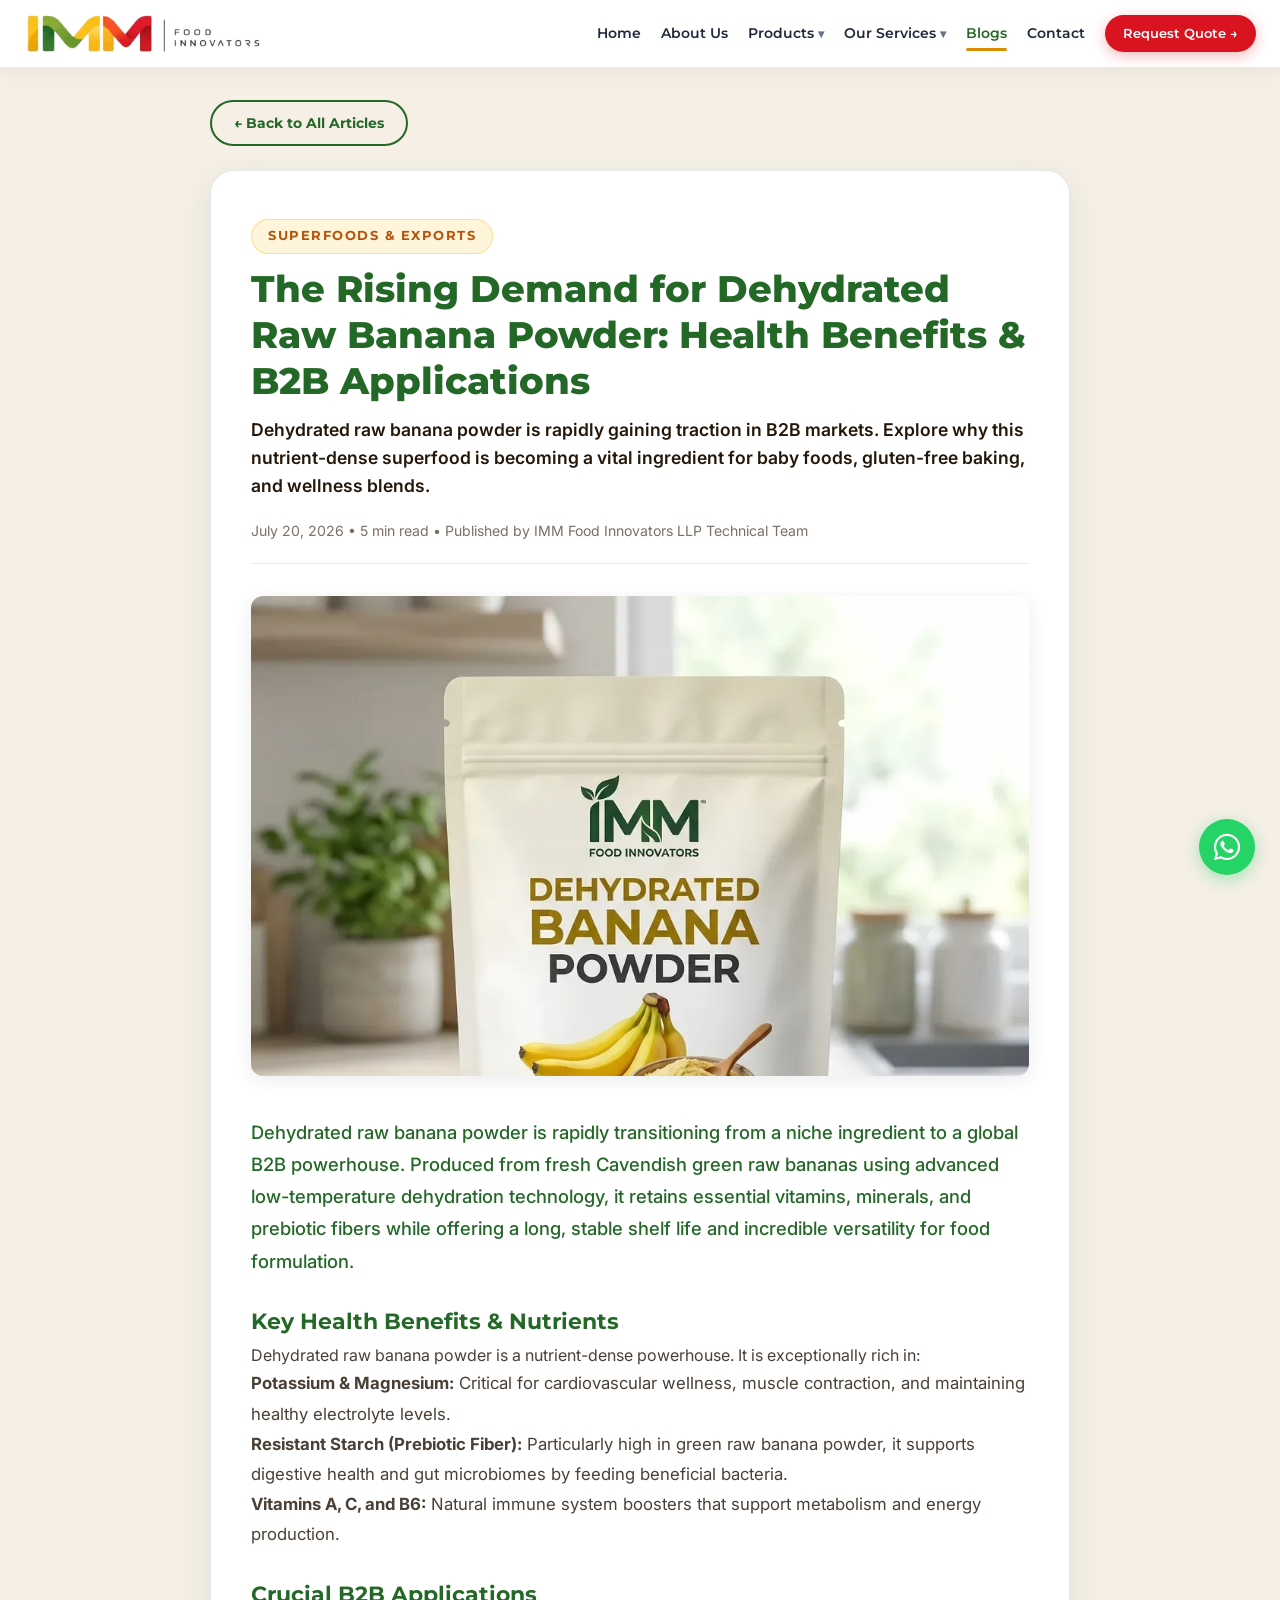
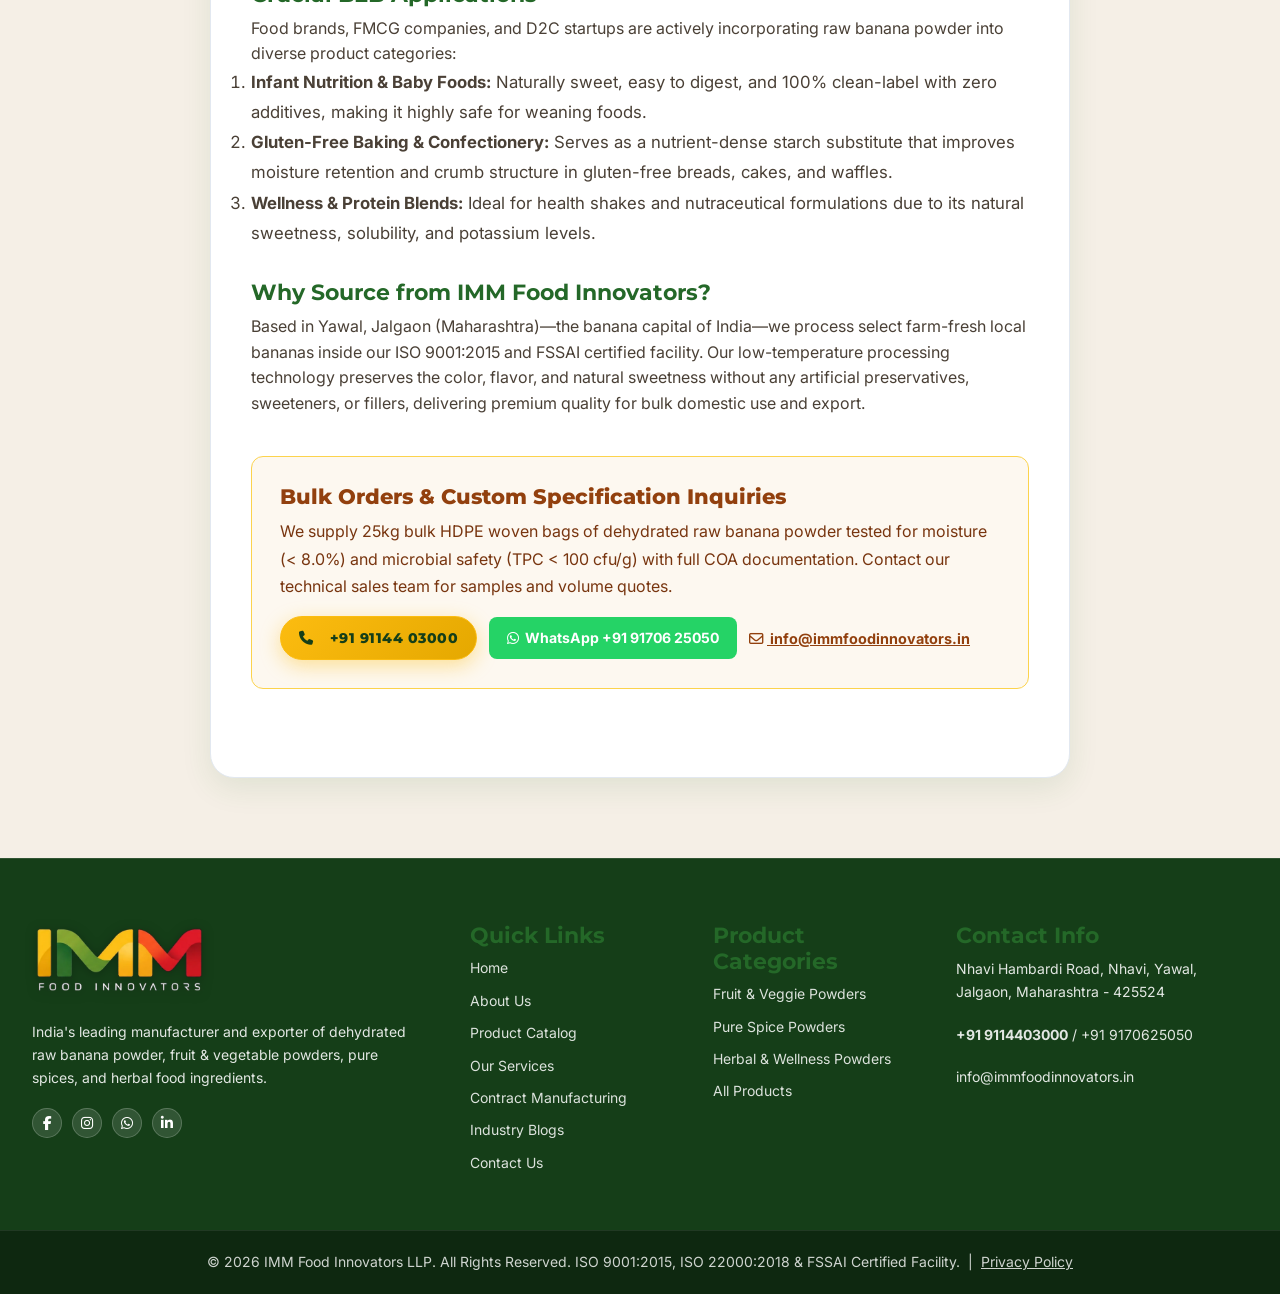
<file: banana-powder-health-benefits-b2b.html>
<!DOCTYPE html>
<html lang="en">

<head>
    <meta charset="UTF-8">
    <meta name="viewport" content="width=device-width, initial-scale=1.0">
    <link rel="icon" href="images/favicon.webp?v=2.0" type="image/png">
    <link rel="icon" href="images/favicon.svg" type="image/svg+xml">
    <link rel="shortcut icon" href="images/favicon.ico">
    <link rel="apple-touch-icon" href="images/IMMLogo_icon.webp">
    <title>Dehydrated Raw Banana Powder B2B Guide & Health Benefits | IMM</title>
    <meta name="description"
        content="Explore health benefits & B2B applications of dehydrated raw banana powder for infant food, gluten-free baking & supplements. ISO & FSSAI certified bulk supply.">
    <meta name="keywords"
        content="dehydrated raw banana powder benefits, raw banana powder B2B applications, green raw banana powder resistant starch, infant food raw banana powder supplier, gluten-free banana flour manufacturer, Cavendish raw banana powder Jalgaon">
    <meta name="author" content="IMM Food Innovators LLP">
    <meta name="robots" content="index, follow, max-snippet:-1, max-image-preview:large, max-video-preview:-1">

    <!-- Geo Location Metadata -->
    <meta name="geo.region" content="IN-MH">
    <meta name="geo.placename" content="Jalgaon">
    <meta name="geo.position" content="21.1643;75.6980">
    <meta name="ICBM" content="21.1643, 75.6980">
    <link rel="canonical" href="https://www.immfoodinnovators.in/banana-powder-health-benefits-b2b.html">

    <!-- Resource Hints -->
    <link rel="preconnect" href="https://cdnjs.cloudflare.com" crossorigin>
    <link rel="dns-prefetch" href="https://cdnjs.cloudflare.com">

    <!-- Font Awesome Icons & Main Styles -->
    <link rel="preload" href="https://cdnjs.cloudflare.com/ajax/libs/font-awesome/6.5.1/css/all.min.css" as="style" onload="this.onload=null;this.rel='stylesheet'" integrity="sha512-DTOQO9RWCH3ppGqcWaEA1BIZOC6xxalwEsw9c2QQeAIftl+Vegovlnee1c9QX4TctnWMn13TZye+giMm8e2LwA==" crossorigin="anonymous">
    <noscript><link rel="stylesheet" href="https://cdnjs.cloudflare.com/ajax/libs/font-awesome/6.5.1/css/all.min.css" integrity="sha512-DTOQO9RWCH3ppGqcWaEA1BIZOC6xxalwEsw9c2QQeAIftl+Vegovlnee1c9QX4TctnWMn13TZye+giMm8e2LwA==" crossorigin="anonymous"></noscript>
    <link rel="preconnect" href="https://fonts.googleapis.com">
    <link rel="preconnect" href="https://fonts.gstatic.com" crossorigin>
    <link rel="stylesheet" href="https://fonts.googleapis.com/css2?family=Montserrat:wght@500;600;700;800&family=Inter:wght@300;400;500;600;700&display=swap">
    <link rel="stylesheet" href="css/style.css?v=31.0">
    <link rel="stylesheet" href="css/components.css?v=31.0">
    <link rel="stylesheet" href="css/responsive.css?v=31.0">

    <!-- Open Graph / Facebook -->
    <meta property="og:type" content="article">
    <meta property="og:site_name" content="IMM Food Innovators LLP">
    <meta property="og:url" content="https://www.immfoodinnovators.in/banana-powder-health-benefits-b2b.html">
    <meta property="og:title" content="The Rising Demand for Dehydrated Raw Banana Powder: Health Benefits & B2B Applications">
    <meta property="og:description" content="Explore health benefits & B2B applications of dehydrated raw banana powder for infant food, gluten-free baking & supplements. ISO & FSSAI certified bulk supply.">
    <meta property="og:image" content="https://www.immfoodinnovators.in/images/banana_packaging_imm.webp">
    <meta property="og:image:alt" content="Dehydrated Raw Banana Powder Bulk Supply & Packaging">
    <meta property="og:image:width" content="1200">
    <meta property="og:image:height" content="630">

    <!-- Twitter -->
    <meta property="twitter:card" content="summary_large_image">
    <meta property="twitter:url" content="https://www.immfoodinnovators.in/banana-powder-health-benefits-b2b.html">
    <meta property="twitter:title" content="The Rising Demand for Dehydrated Raw Banana Powder: Health Benefits & B2B Applications">
    <meta property="twitter:description" content="Explore health benefits & B2B applications of dehydrated raw banana powder for infant food, gluten-free baking & supplements.">
    <meta property="twitter:image" content="https://www.immfoodinnovators.in/images/banana_packaging_imm.webp">

    <!-- Schema Markup (JSON-LD) -->
    <script type="application/ld+json">
    [
      {
        "@context": "https://schema.org",
        "@type": "BlogPosting",
        "headline": "The Rising Demand for Dehydrated Raw Banana Powder: Health Benefits & B2B Applications",
        "description": "Dehydrated raw banana powder is rapidly gaining traction in B2B markets. Explore why this nutrient-dense superfood is becoming a vital ingredient for baby foods, gluten-free baking, and wellness blends.",
        "image": "https://www.immfoodinnovators.in/images/banana_packaging_imm.webp",
        "author": {
          "@type": "Organization",
          "name": "IMM Food Innovators LLP",
          "url": "https://www.immfoodinnovators.in"
        },
        "publisher": {
          "@type": "Organization",
          "name": "IMM Food Innovators LLP",
          "logo": {
            "@type": "ImageObject",
            "url": "https://www.immfoodinnovators.in/images/IMMLogo.webp"
          }
        },
        "datePublished": "2026-07-20",
        "dateModified": "2026-07-20",
        "mainEntityOfPage": {
          "@type": "WebPage",
          "@id": "https://www.immfoodinnovators.in/banana-powder-health-benefits-b2b.html"
        }
      },
      {
        "@context": "https://schema.org",
        "@type": "BreadcrumbList",
        "itemListElement": [
          {
            "@type": "ListItem",
            "position": 1,
            "name": "Home",
            "item": "https://www.immfoodinnovators.in/"
          },
          {
            "@type": "ListItem",
            "position": 2,
            "name": "Blogs",
            "item": "https://www.immfoodinnovators.in/blogs.html"
          },
          {
            "@type": "ListItem",
            "position": 3,
            "name": "Dehydrated Raw Banana Powder B2B Guide",
            "item": "https://www.immfoodinnovators.in/banana-powder-health-benefits-b2b.html"
          }
        ]
      }
    ]
    </script>
</head>

<body>
    <div id="scroll-progress"></div>



    <!-- MAIN HEADER -->
    <header id="header">
        <div class="header-container">
            <a href="index.html" class="logo">
                <img src="images/IMMLogo_nav.webp" alt="IMM Food Innovators Logo" class="logo-img" loading="eager" width="1350" height="260">
            </a>
            <nav>
                <ul id="navMenu">
                    <li><a href="index.html" class="nav-link">Home</a></li>
                    <li><a href="index.html#about" class="nav-link">About Us</a></li>
                    <li class="nav-item dropdown">
                        <a href="products.html" class="nav-link">Products <span class="dropdown-arrow">▾</span></a>
                        <ul class="dropdown-menu">
                            <li><a href="products.html?category=powder" class="dropdown-item">Fruit & Veggie Powders</a></li>
                            <li><a href="products.html?category=spices" class="dropdown-item">Pure Spices</a></li>
                            <li><a href="products.html?category=herbal" class="dropdown-item">Herbal & Wellness</a></li>
                            <li><a href="products.html" class="dropdown-item">All Products</a></li>
                        </ul>
                    </li>
                    <li class="nav-item dropdown">
                        <a href="services.html" class="nav-link">Our Services <span class="dropdown-arrow">▾</span></a>
                        <ul class="dropdown-menu">
                            <li><a href="services.html#retail-packaging" class="dropdown-item">Retail Packaging Solutions</a></li>
                            <li><a href="services.html#bulk-packaging" class="dropdown-item">Bulk Export Packaging</a></li>
                            <li><a href="services.html#custom-blends" class="dropdown-item">Custom Blend Development</a></li>
                            <li><a href="services.html#contract-mfg" class="dropdown-item">Third-Party Contract Manufacturing</a></li>
                        </ul>
                    </li>
                    <li><a href="blogs.html" class="nav-link active">Blogs</a></li>
                    <li><a href="contact.html" class="nav-link">Contact</a></li>
                    <li class="nav-cta-item"><a href="contact.html" class="nav-cta-btn">Request Quote →</a></li>
                </ul>

            </nav>
            <div class="hamburger" id="hamburger">
                <span></span>
                <span></span>
                <span></span>
            </div>
        </div>
    </header>

    <!-- ARTICLE MAIN SECTION -->
    <main style="padding: 2rem 0 5rem 0; background: var(--bg-alt);">
        <div class="container" style="max-width: 900px; margin: 0 auto; padding: 0 1.25rem;">
            <div style="margin-bottom: 1.5rem;">
                <a href="blogs.html" class="btn-secondary" style="padding: 10px 22px; font-size: var(--font-size-sm);">← Back to All Articles</a>
            </div>

            <article style="background: #FFFFFF; border-radius: var(--radius-lg); padding: 3rem 2.5rem; box-shadow: var(--shadow-md); border: 1px solid var(--border-light);">
                <div class="section-badge badge-gold" style="margin-bottom: 0.75rem;">SUPERFOODS & EXPORTS</div>
                
                <h1 style="font-size: 2.3rem; line-height: 1.25; color: var(--primary-dark); font-weight: 800; margin-bottom: 0.75rem;">
                    The Rising Demand for Dehydrated Raw Banana Powder: Health Benefits & B2B Applications
                </h1>
                
                <p style="font-size: 1.1rem; color: var(--accent-gold-dark); font-weight: 600; margin-bottom: 1.25rem;">
                    Dehydrated raw banana powder is rapidly gaining traction in B2B markets. Explore why this nutrient-dense superfood is becoming a vital ingredient for baby foods, gluten-free baking, and wellness blends.
                </p>

                <div style="font-size: 0.88rem; color: var(--text-muted); padding-bottom: 1.25rem; border-bottom: 1px solid var(--border-light); margin-bottom: 2rem;">
                    July 20, 2026 • 5 min read • Published by IMM Food Innovators LLP Technical Team
                </div>

                <div style="margin-bottom: 2.5rem; border-radius: 12px; overflow: hidden; max-height: 480px; box-shadow: 0 4px 20px rgba(0,0,0,0.08);">
                    <img src="images/banana_packaging_imm.webp" alt="The Rising Demand for Dehydrated Raw Banana Powder" style="width: 100%; height: 100%; object-fit: cover;" loading="lazy" width="1024" height="1024">
                </div>

                <div style="color: var(--text-secondary); line-height: 1.8; font-size: 1.05rem;">
                    <p class="lead-text" style="font-size: 1.15rem; line-height: 1.75; color: var(--primary-dark); font-weight: 500; margin-bottom: 1.75rem;">
                        Dehydrated raw banana powder is rapidly transitioning from a niche ingredient to a global B2B powerhouse. Produced from fresh Cavendish green raw bananas using advanced low-temperature dehydration technology, it retains essential vitamins, minerals, and prebiotic fibers while offering a long, stable shelf life and incredible versatility for food formulation.
                    </p>

                    <h2 style="font-size: var(--font-size-xl); margin-top: 2rem; color: var(--primary-dark); font-weight: 700;">Key Health Benefits & Nutrients</h2>
                    <p>Dehydrated raw banana powder is a nutrient-dense powerhouse. It is exceptionally rich in:</p>
                    <ul style="line-height: 1.8; margin-bottom: 1.5rem;">
                        <li><strong>Potassium & Magnesium:</strong> Critical for cardiovascular wellness, muscle contraction, and maintaining healthy electrolyte levels.</li>
                        <li><strong>Resistant Starch (Prebiotic Fiber):</strong> Particularly high in green raw banana powder, it supports digestive health and gut microbiomes by feeding beneficial bacteria.</li>
                        <li><strong>Vitamins A, C, and B6:</strong> Natural immune system boosters that support metabolism and energy production.</li>
                    </ul>

                    <h2 style="font-size: var(--font-size-xl); margin-top: 2rem; color: var(--primary-dark); font-weight: 700;">Crucial B2B Applications</h2>
                    <p>Food brands, FMCG companies, and D2C startups are actively incorporating raw banana powder into diverse product categories:</p>
                    <ol style="line-height: 1.8; margin-bottom: 1.5rem;">
                        <li><strong>Infant Nutrition & Baby Foods:</strong> Naturally sweet, easy to digest, and 100% clean-label with zero additives, making it highly safe for weaning foods.</li>
                        <li><strong>Gluten-Free Baking & Confectionery:</strong> Serves as a nutrient-dense starch substitute that improves moisture retention and crumb structure in gluten-free breads, cakes, and waffles.</li>
                        <li><strong>Wellness & Protein Blends:</strong> Ideal for health shakes and nutraceutical formulations due to its natural sweetness, solubility, and potassium levels.</li>
                    </ol>

                    <h2 style="font-size: var(--font-size-xl); margin-top: 2rem; color: var(--primary-dark); font-weight: 700;">Why Source from IMM Food Innovators?</h2>
                    <p>Based in Yawal, Jalgaon (Maharashtra)—the banana capital of India—we process select farm-fresh local bananas inside our ISO 9001:2015 and FSSAI certified facility. Our low-temperature processing technology preserves the color, flavor, and natural sweetness without any artificial preservatives, sweeteners, or fillers, delivering premium quality for bulk domestic use and export.</p>
                </div>

                <div style="background: #FDF8F0; border: 1px solid #FCD34D; border-radius: 12px; padding: 1.75rem; margin: 2.5rem 0;">
                    <h2 style="margin-top: 0; color: #92400E; font-size: 1.3rem; font-weight: 800;">Bulk Orders & Custom Specification Inquiries</h2>
                    <p style="color: #78350F; line-height: 1.7; margin-bottom: 1rem; font-size: 1rem;">
                        We supply 25kg bulk HDPE woven bags of dehydrated raw banana powder tested for moisture (< 8.0%) and microbial safety (TPC < 100 cfu/g) with full COA documentation. Contact our technical sales team for samples and volume quotes.
                    </p>
                    <div style="display: flex; flex-wrap: wrap; gap: 12px; align-items: center;">
                        <a href="tel:+919114403000" class="btn-primary" style="padding: 10px 18px; font-size: 0.88rem; text-decoration: none;"><i class="fa-solid fa-phone" style="margin-right: 6px;"></i> +91 91144 03000</a>
                        <a href="https://wa.me/919170625050" target="_blank" rel="noopener noreferrer" style="padding: 10px 18px; font-size: 0.88rem; background: #25D366; color: white; border-radius: var(--radius-sm); font-weight: 700; text-decoration: none; display: inline-flex; align-items: center;"><i class="fa-brands fa-whatsapp" style="margin-right: 6px;"></i> WhatsApp +91 91706 25050</a>
                        <a href="mailto:info@immfoodinnovators.in" style="color: #92400E; font-weight: 700; text-decoration: underline; font-size: 0.9rem;"><i class="fa-regular fa-envelope" style="margin-right: 4px;"></i> info@immfoodinnovators.in</a>
                    </div>
                </div>
            </article>
        </div>
    </main>

    <!-- FOOTER -->
    <footer>
        <div class="footer-grid">
            <div class="footer-col">
                <div class="footer-logo">
                    <a href="index.html" aria-label="IMM Food Innovators Home">
                        <img src="images/IMMLogo_footer.webp" alt="IMM Food Innovators Logo" class="footer-logo-img" loading="lazy" width="1015" height="442">
                    </a>
                </div>
                <p>India's leading manufacturer and exporter of dehydrated raw banana powder, fruit & vegetable powders, pure spices, and herbal food ingredients.</p>
                <div class="top-bar-social" style="justify-content: flex-start; margin-top: 1rem;">
                    <a href="https://www.facebook.com/profile.php?id=61581102029221" target="_blank" rel="noopener noreferrer" title="Facebook" aria-label="Facebook" class="social-facebook"><i class="fa-brands fa-facebook-f"></i></a>
                    <a href="https://www.instagram.com/imm_food_innovators" target="_blank" rel="noopener noreferrer" title="Instagram" aria-label="Instagram" class="social-instagram"><i class="fa-brands fa-instagram"></i></a>
                    <a href="https://wa.me/919114403000" target="_blank" rel="noopener noreferrer" title="WhatsApp" aria-label="WhatsApp" class="social-whatsapp"><i class="fa-brands fa-whatsapp"></i></a>
                    <a href="https://www.linkedin.com/company/138713943/admin/page-posts/published/" target="_blank" rel="noopener noreferrer" title="LinkedIn" aria-label="LinkedIn" class="social-linkedin"><i class="fa-brands fa-linkedin-in"></i></a>
                </div>
            </div>

            <div class="footer-col">
                <h2 style="font-size: var(--font-size-xl);">Quick Links</h2>
                <div class="footer-links">
                    <a href="index.html">Home</a>
                    <a href="index.html#about">About Us</a>
                    <a href="products.html">Product Catalog</a>
                    <a href="services.html">Our Services</a>
                    <a href="services.html#contract-mfg">Contract Manufacturing</a>
                    <a href="blogs.html">Industry Blogs</a>
                    <a href="contact.html">Contact Us</a>
                </div>
            </div>

            <div class="footer-col">
                <h2 style="font-size: var(--font-size-xl);">Product Categories</h2>
                <div class="footer-links">
                    <a href="products.html?category=powder">Fruit & Veggie Powders</a>
                    <a href="products.html?category=spices">Pure Spice Powders</a>
                    <a href="products.html?category=herbal">Herbal & Wellness Powders</a>
                    <a href="products.html">All Products</a>
                </div>
            </div>

            <div class="footer-col">
                <h2 style="font-size: var(--font-size-xl);">Contact Info</h2>
                <p>Nhavi Hambardi Road, Nhavi, Yawal, Jalgaon, Maharashtra - 425524</p>
                <p><a href="tel:+919114403000" style="color:inherit; font-weight: 700;">+91 9114403000</a> / <a href="tel:+919170625050" style="color:inherit;">+91 9170625050</a></p>
                <p><a href="mailto:info@immfoodinnovators.in" style="color:inherit;">info@immfoodinnovators.in</a></p>
            </div>
        </div>

        <div class="footer-bottom">
            <p>© 2026 IMM Food Innovators LLP. All Rights Reserved. ISO 9001:2015, ISO 22000:2018 & FSSAI Certified Facility. &nbsp;|&nbsp; <a href="privacy.html" style="color: inherit; text-decoration: underline;">Privacy Policy</a></p>
        </div>
    </footer>

    <!-- MODAL FOR BLOG READER & CERTIFICATES -->
    <div class="modal-overlay" id="modalOverlay">
        <div class="modal-container">
            <button class="modal-close" id="modalClose" aria-label="Close modal">✕</button>
            <div id="modalBody"></div>
        </div>
    </div>

    <script src="js/main.js?v=31.0"></script>
<a href="https://wa.me/919114403000?text=Hi%20IMM%20Food%20Innovators%2C%20I%20am%20interested%20in%20bulk%20purchasing%2Fexport%20specifications"
   target="_blank" rel="noopener noreferrer" aria-label="Chat with Export Sales on WhatsApp"
   style="position:fixed;bottom:25px;right:25px;z-index:9999;background:#25D366;color:#FFFFFF;
          width:56px;height:56px;border-radius:50%;display:flex;align-items:center;justify-content:center;
          font-size:30px;box-shadow:0 4px 16px rgba(37,211,102,0.4);text-decoration:none;">
  <i class="fa-brands fa-whatsapp"></i>
</a>
</body>

</html>
</file>
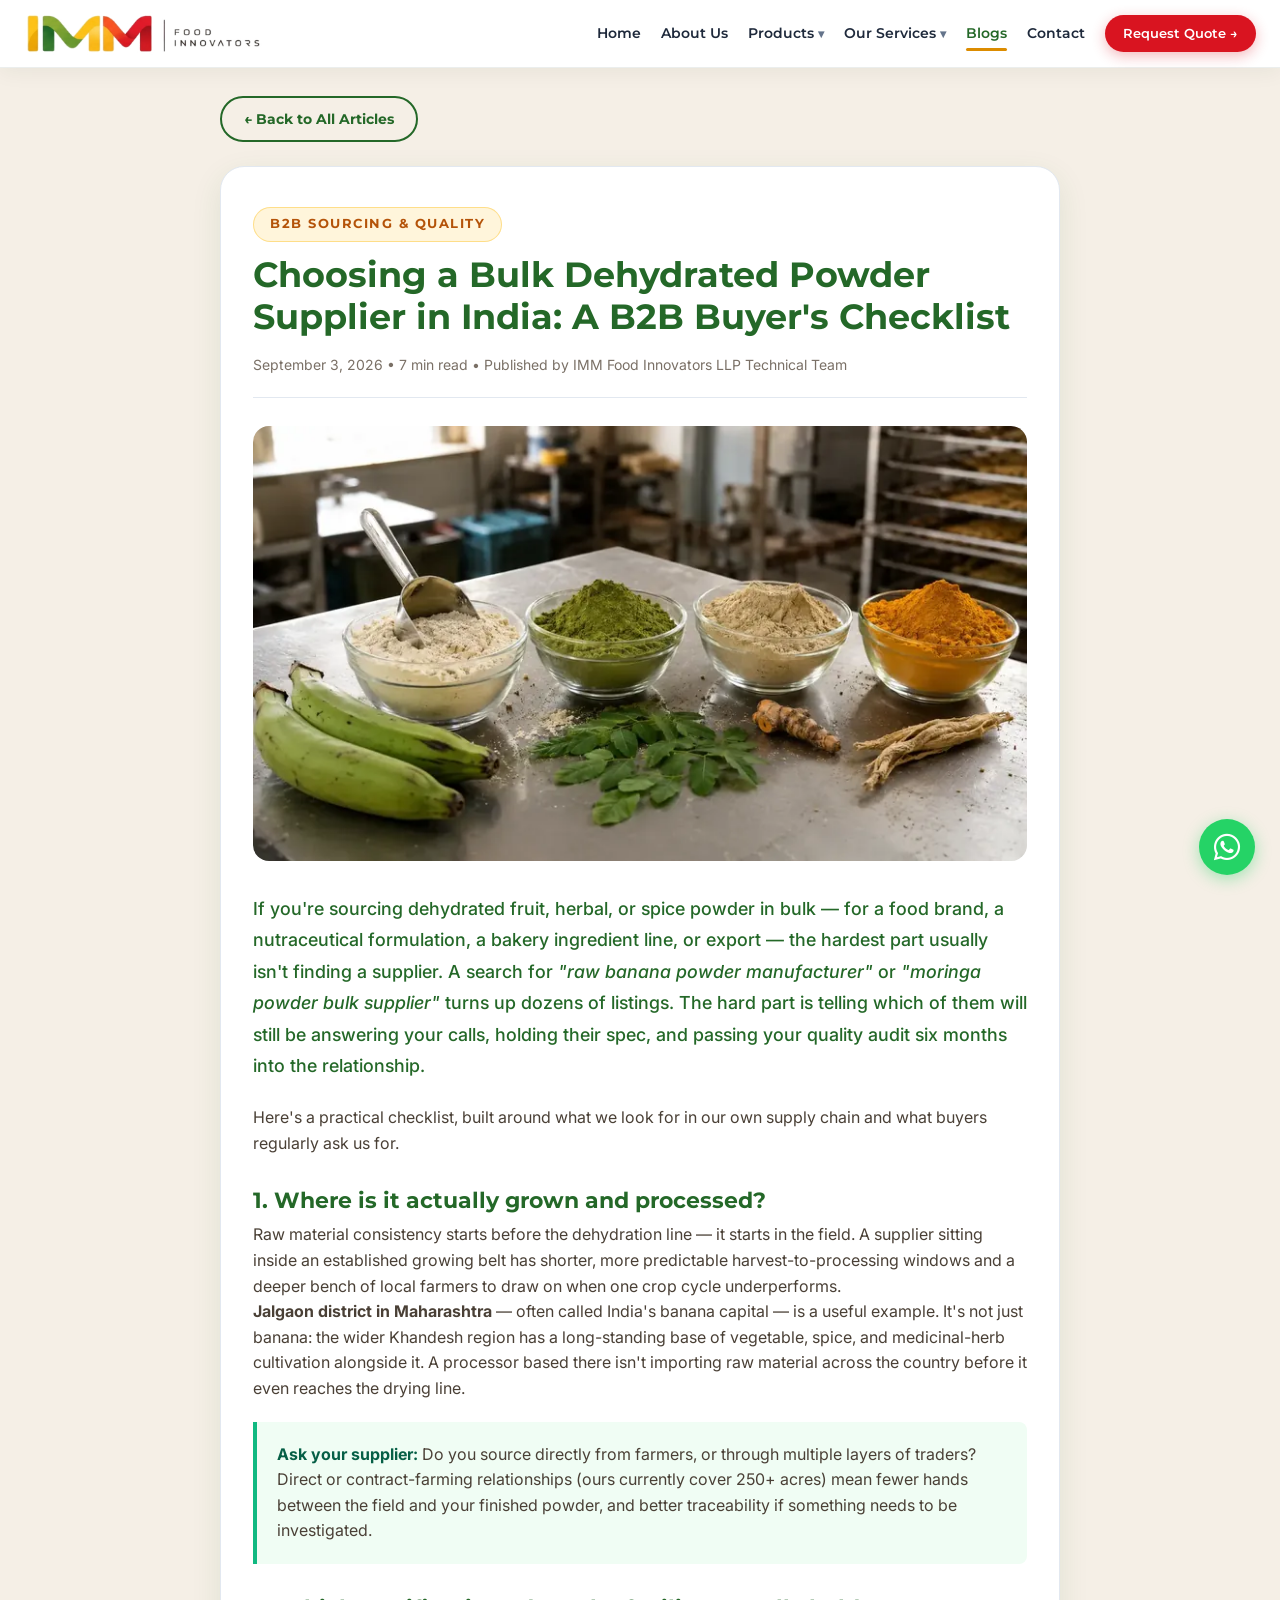
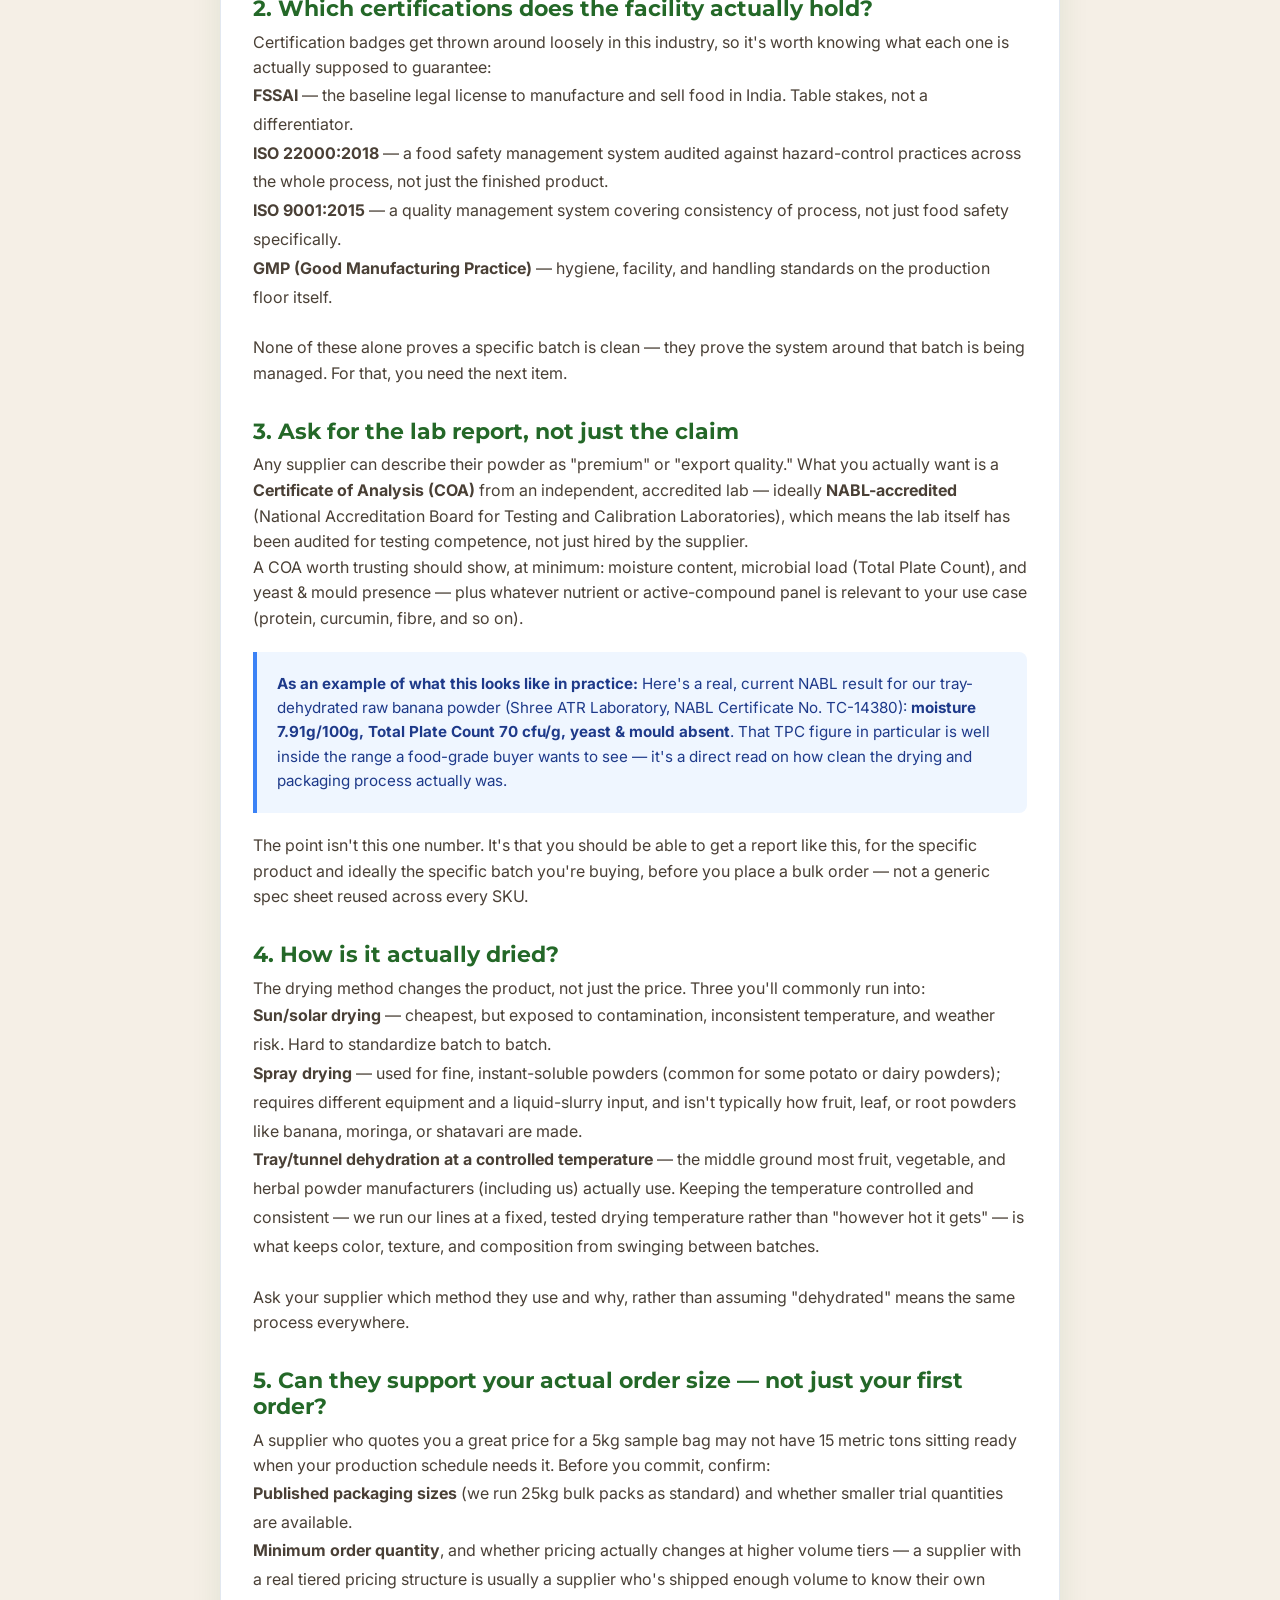
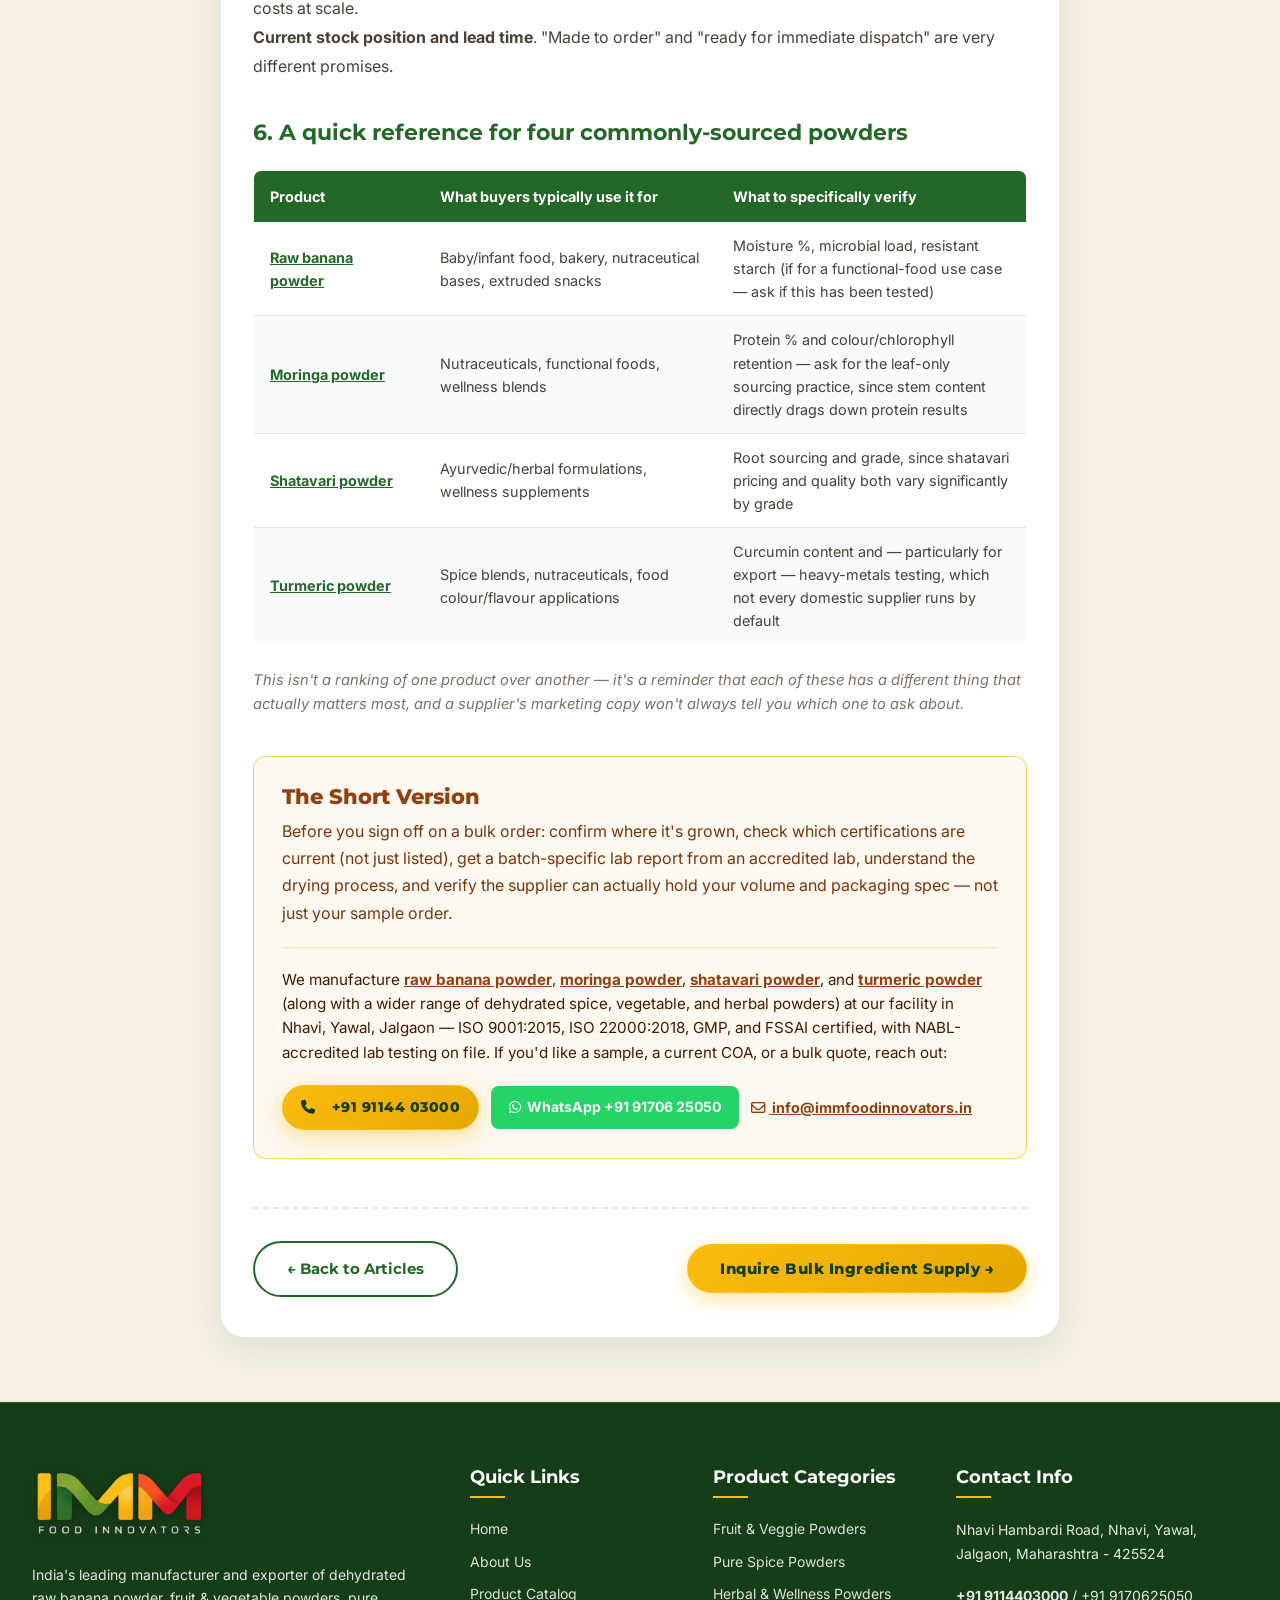
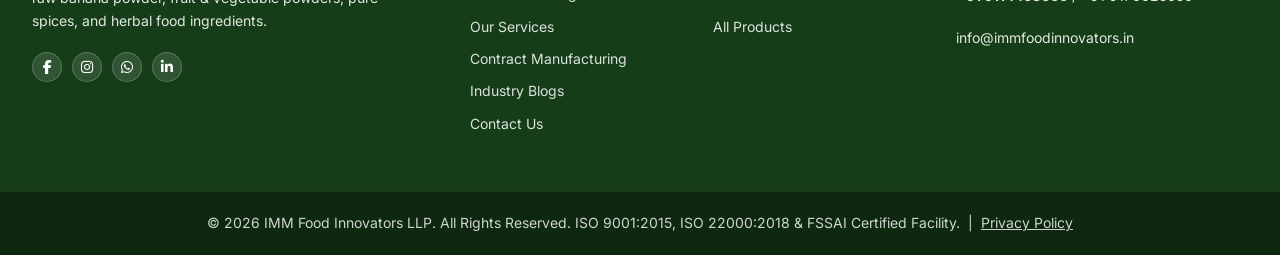
<file: blog-detail.html>
<!DOCTYPE html>
<html lang="en">

<head>
    <script>
    (function() {
      var map = {
        'banana-powder-benefits': 'banana-powder-health-benefits-b2b.html',
        'contract-farming-quality-control': 'contract-farming-quality-control-jalgaon.html',
        'private-label-food-startup': 'private-label-food-manufacturing-guide.html',
        'dehydration-technology-drying': 'low-temperature-dehydration-technology.html',
        'dehydrated-powder-supplier-buyers-guide-india': 'dehydrated-powder-supplier-buyers-guide-india.html'
      };
      var param = new URLSearchParams(window.location.search).get('id');
      if (param && map[param]) { window.location.replace(map[param]); }
    })();
    </script>
    <meta charset="UTF-8">
    <meta name="viewport" content="width=device-width, initial-scale=1.0">
    <link rel="icon" href="images/favicon.webp?v=2.0" type="image/png">
    <link rel="icon" href="images/favicon.svg" type="image/svg+xml">
    <link rel="shortcut icon" href="images/favicon.ico">
    <link rel="apple-touch-icon" href="images/IMMLogo_icon.webp">
    <title>Blog Article | IMM Food Innovators LLP</title>
    <meta name="description"
        content="Read full technical articles and B2B insights on food processing, banana powder, moringa and contract manufacturing from IMM Food Innovators LLP.">
    <meta name="keywords" content="food tech article, raw banana powder guide, B2B food contract manufacturing article, dehydrated powder sourcing">
    <meta name="author" content="IMM Food Innovators LLP">
    <meta name="robots" content="noindex, follow">

    <!-- Geo Location Metadata -->
    <meta name="geo.region" content="IN-MH">
    <meta name="geo.placename" content="Jalgaon">
    <meta name="geo.position" content="21.1643;75.6980">
    <meta name="ICBM" content="21.1643, 75.6980">
    <link rel="canonical" href="https://www.immfoodinnovators.in/blog-detail.html">

    <!-- Resource Hints -->
    <link rel="preconnect" href="https://cdnjs.cloudflare.com" crossorigin>
    <link rel="dns-prefetch" href="https://cdnjs.cloudflare.com">

    <!-- Font Awesome Icons & Main CSS -->
    <link rel="preload" href="https://cdnjs.cloudflare.com/ajax/libs/font-awesome/6.5.1/css/all.min.css" as="style" onload="this.onload=null;this.rel='stylesheet'" integrity="sha512-DTOQO9RWCH3ppGqcWaEA1BIZOC6xxalwEsw9c2QQeAIftl+Vegovlnee1c9QX4TctnWMn13TZye+giMm8e2LwA==" crossorigin="anonymous">
    <noscript><link rel="stylesheet" href="https://cdnjs.cloudflare.com/ajax/libs/font-awesome/6.5.1/css/all.min.css" integrity="sha512-DTOQO9RWCH3ppGqcWaEA1BIZOC6xxalwEsw9c2QQeAIftl+Vegovlnee1c9QX4TctnWMn13TZye+giMm8e2LwA==" crossorigin="anonymous"></noscript>
    <link rel="preconnect" href="https://fonts.googleapis.com">
    <link rel="preconnect" href="https://fonts.gstatic.com" crossorigin>
    <link rel="stylesheet" href="https://fonts.googleapis.com/css2?family=Montserrat:wght@500;600;700;800&family=Inter:wght@300;400;500;600;700&display=swap">
    <link rel="stylesheet" href="css/style.css?v=31.0">
    <link rel="stylesheet" href="css/components.css?v=31.0">
    <link rel="stylesheet" href="css/responsive.css?v=31.0">

    <!-- Open Graph / Facebook -->
    <meta property="og:type" content="article">
    <meta property="og:site_name" content="IMM Food Innovators LLP">
    <meta property="og:url" content="https://www.immfoodinnovators.in/blog-detail.html">
    <meta property="og:title" content="Blog Article | IMM Food Innovators LLP">
    <meta property="og:description" content="Technical article and industry insights from IMM Food Innovators LLP.">
    <meta property="og:image" content="https://www.immfoodinnovators.in/images/IMMLogo.webp">
    <meta property="og:image:alt" content="IMM Food Innovators Article">
    <meta property="og:image:width" content="1200">
    <meta property="og:image:height" content="630">

    <!-- Twitter -->
    <meta property="twitter:card" content="summary_large_image">
    <meta property="twitter:url" content="https://www.immfoodinnovators.in/blog-detail.html">
    <meta property="twitter:title" content="Blog Article | IMM Food Innovators LLP">
    <meta property="twitter:description" content="Technical article and industry insights from IMM Food Innovators LLP.">
    <meta property="twitter:image" content="https://www.immfoodinnovators.in/images/IMMLogo.webp">

    <!-- Schema Markup (JSON-LD) -->
    <script type="application/ld+json">
    [
      {
        "@context": "https://schema.org",
        "@type": "BlogPosting",
        "headline": "Food Processing & Industry Article",
        "publisher": {
          "@type": "Organization",
          "name": "IMM Food Innovators LLP",
          "logo": {
            "@type": "ImageObject",
            "url": "https://www.immfoodinnovators.in/images/IMMLogo.webp"
          }
        }
      },
      {
        "@context": "https://schema.org",
        "@type": "BreadcrumbList",
        "itemListElement": [
          {
            "@type": "ListItem",
            "position": 1,
            "name": "Home",
            "item": "https://www.immfoodinnovators.in/"
          },
          {
            "@type": "ListItem",
            "position": 2,
            "name": "Blogs",
            "item": "https://www.immfoodinnovators.in/blogs.html"
          },
          {
            "@type": "ListItem",
            "position": 3,
            "name": "Article",
            "item": "https://www.immfoodinnovators.in/blog-detail.html"
          }
        ]
      }
    ]
    </script>
</head>

<body>
    <div id="scroll-progress"></div>



    <!-- MAIN HEADER -->
    <header id="header">
        <div class="header-container">
            <a href="index.html" class="logo">
                <img src="images/IMMLogo_nav.webp" alt="IMM Food Innovators Logo" class="logo-img" loading="eager" width="1350" height="260">
            </a>
            <nav>
                <ul id="navMenu">
                    <li><a href="index.html" class="nav-link">Home</a></li>
                    <li><a href="about.html" class="nav-link">About Us</a></li>
                    <!-- PRODUCTS DROPDOWN MENU -->
                    <li class="nav-item dropdown">
                        <a href="products.html" class="nav-link">Products <span class="dropdown-arrow">▾</span></a>
                        <ul class="dropdown-menu">
                            <li><a href="products.html?category=powder" class="dropdown-item">Fruit & Veggie Powders</a></li>
                            <li><a href="products.html?category=spices" class="dropdown-item">Pure Spices</a></li>
                            <li><a href="products.html?category=herbal" class="dropdown-item">Herbal & Wellness</a></li>
                            <li><a href="products.html" class="dropdown-item">All Products</a></li>
                        </ul>
                    </li>
                    
                    <!-- OUR SERVICES DROPDOWN MENU -->
                    <li class="nav-item dropdown">
                        <a href="services.html" class="nav-link">Our Services <span class="dropdown-arrow">▾</span></a>
                        <ul class="dropdown-menu">
                            <li><a href="services.html#retail-packaging" class="dropdown-item">Retail Packaging Solutions</a></li>
                            <li><a href="services.html#bulk-packaging" class="dropdown-item">Bulk Export Packaging</a></li>
                            <li><a href="services.html#custom-blends" class="dropdown-item">Custom Blend Development</a></li>
                            <li><a href="services.html#contract-mfg" class="dropdown-item">Third-Party Contract Manufacturing</a></li>
                        </ul>
                    </li>

                    <li><a href="blogs.html" class="nav-link active">Blogs</a></li>
                    <li><a href="contact.html" class="nav-link">Contact</a></li>
                    <li class="nav-cta-item"><a href="contact.html" class="nav-cta-btn">Request Quote →</a></li>
                </ul>

            </nav>
            <div class="hamburger" id="hamburger">
                <span></span>
                <span></span>
                <span></span>
            </div>
        </div>
    </header>

    <!-- FULL PAGE ARTICLE SECTION -->
    <main style="padding: 1.75rem 0 4rem 0; background: var(--bg-alt);">
        <div class="container" style="max-width: 880px; margin: 0 auto; padding: 0 1.25rem;">
            <div style="margin-bottom: 1.5rem;">
                <a href="blogs.html" class="btn-secondary" style="padding: 10px 22px; font-size: var(--font-size-sm);">← Back to All Articles</a>
            </div>

            <article id="fullArticleContainer" style="background: #FFFFFF; border-radius: var(--radius-lg); padding: 2.5rem 2rem; box-shadow: var(--shadow-md); border: 1px solid var(--border-light);">
                <div id="blogDetailBadge" class="section-badge badge-gold" style="margin-bottom: 0.75rem;">INDUSTRY INSIGHTS</div>
                <h1 id="blogDetailTitle" style="font-size: var(--font-size-3xl); line-height: var(--leading-tight); color: var(--primary-dark); font-weight: var(--weight-bold); margin-bottom: 1rem;">Loading Article...</h1>
                
                <div id="blogDetailMeta" style="font-size: var(--font-size-sm); color: var(--text-muted); padding-bottom: 1.25rem; border-bottom: 1px solid var(--border-light); margin-bottom: 1.75rem;">
                    Published by IMM Food Innovators LLP Technical Team
                </div>

                <div style="margin-bottom: 2rem; border-radius: var(--radius-md); overflow: hidden; max-height: 450px;">
                    <img id="blogDetailImage" src="images/banana_packaging_imm.webp" alt="Article Featured Image" style="width: 100%; height: 100%; object-fit: cover;" loading="lazy" width="1024" height="1024">
                </div>

                <div id="blogDetailContent" style="color: var(--text-secondary); line-height: var(--leading-normal); font-size: var(--font-size-base);">
                    <p>Loading full article content...</p>
                </div>

                <div style="margin-top: 3rem; padding-top: 2rem; border-top: 2px dashed var(--border-light); display: flex; flex-wrap: wrap; gap: 1rem; align-items: center; justify-content: space-between;">
                    <a href="blogs.html" class="btn-secondary">← Back to Articles</a>
                    <button class="btn-primary" onclick="openQuoteModal('Dehydrated Raw Banana Powder')">Inquire Bulk Ingredient Supply →</button>
                </div>
            </article>
        </div>
    </main>

    <!-- FOOTER -->
    <footer>
        <div class="footer-grid">
            <div class="footer-col">
                <div class="footer-logo">
                    <a href="index.html" aria-label="IMM Food Innovators Home">
                        <img src="images/IMMLogo_footer.webp" alt="IMM Food Innovators Logo" class="footer-logo-img" loading="lazy" width="1015" height="442">
                    </a>
                </div>
                <p>India's leading manufacturer and exporter of dehydrated raw banana powder, fruit & vegetable powders, pure spices, and herbal food ingredients.</p>
                <div class="top-bar-social" style="justify-content: flex-start; margin-top: 1rem;">
                    <a href="https://www.facebook.com/profile.php?id=61581102029221" target="_blank" rel="noopener noreferrer" title="Facebook" aria-label="Facebook" class="social-facebook"><i class="fa-brands fa-facebook-f"></i></a>
                    <a href="https://www.instagram.com/imm_food_innovators" target="_blank" rel="noopener noreferrer" title="Instagram" aria-label="Instagram" class="social-instagram"><i class="fa-brands fa-instagram"></i></a>
                    <a href="https://wa.me/919114403000" target="_blank" rel="noopener noreferrer" title="WhatsApp" aria-label="WhatsApp" class="social-whatsapp"><i class="fa-brands fa-whatsapp"></i></a>
                    <a href="https://www.linkedin.com/company/138713943/admin/page-posts/published/" target="_blank" rel="noopener noreferrer" title="LinkedIn" aria-label="LinkedIn" class="social-linkedin"><i class="fa-brands fa-linkedin-in"></i></a>
                </div>
            </div>

            <div class="footer-col">
                <h3>Quick Links</h3>
                <div class="footer-links">
                    <a href="index.html">Home</a>
                    <a href="about.html">About Us</a>
                    <a href="products.html">Product Catalog</a>
                    <a href="services.html">Our Services</a>
                    <a href="services.html#contract-mfg">Contract Manufacturing</a>
                    <a href="blogs.html">Industry Blogs</a>
                    <a href="contact.html">Contact Us</a>
                </div>
            </div>

            <div class="footer-col">
                <h3>Product Categories</h3>
                <div class="footer-links">
                    <a href="products.html?category=powder">Fruit & Veggie Powders</a>
                    <a href="products.html?category=spices">Pure Spice Powders</a>
                    <a href="products.html?category=herbal">Herbal & Wellness Powders</a>
                    <a href="products.html">All Products</a>
                </div>
            </div>

            <div class="footer-col">
                <h3>Contact Info</h3>
                <p>Nhavi Hambardi Road, Nhavi, Yawal, Jalgaon, Maharashtra - 425524</p>
                <p><a href="tel:+919114403000" style="color:inherit; font-weight: 700;">+91 9114403000</a> / <a href="tel:+919170625050" style="color:inherit;">+91 9170625050</a></p>
                <p><a href="mailto:info@immfoodinnovators.in" style="color:inherit;">info@immfoodinnovators.in</a></p>
            </div>
        </div>

        <div class="footer-bottom">
            <p>© 2026 IMM Food Innovators LLP. All Rights Reserved. ISO 9001:2015, ISO 22000:2018 & FSSAI Certified Facility. &nbsp;|&nbsp; <a href="privacy.html" style="color: inherit; text-decoration: underline;">Privacy Policy</a></p>
        </div>
    </footer>

    <!-- MODAL CONTAINER -->
    <div class="modal-overlay" id="modalOverlay">
        <div class="modal-card">
            <button class="modal-close" id="modalClose">✕</button>
            <div id="modalBody"></div>
        </div>
    </div>

    <script src="data/company.js?v=31.0"></script>
    <script src="data/products.js?v=31.0"></script>
    <script src="data/blogs.js?v=31.0"></script>
    <script src="js/main.js?v=31.0"></script>
    <script src="js/products.js?v=31.0"></script>
    <script src="js/blogs.js?v=31.0"></script>
<a href="https://wa.me/919114403000?text=Hi%20IMM%20Food%20Innovators%2C%20I%20am%20interested%20in%20bulk%20purchasing%2Fexport%20specifications"
   target="_blank" rel="noopener noreferrer" aria-label="Chat with Export Sales on WhatsApp"
   style="position:fixed;bottom:25px;right:25px;z-index:9999;background:#25D366;color:#FFFFFF;
          width:56px;height:56px;border-radius:50%;display:flex;align-items:center;justify-content:center;
          font-size:30px;box-shadow:0 4px 16px rgba(37,211,102,0.4);text-decoration:none;">
  <i class="fa-brands fa-whatsapp"></i>
</a>
</body>

</html>
</file>
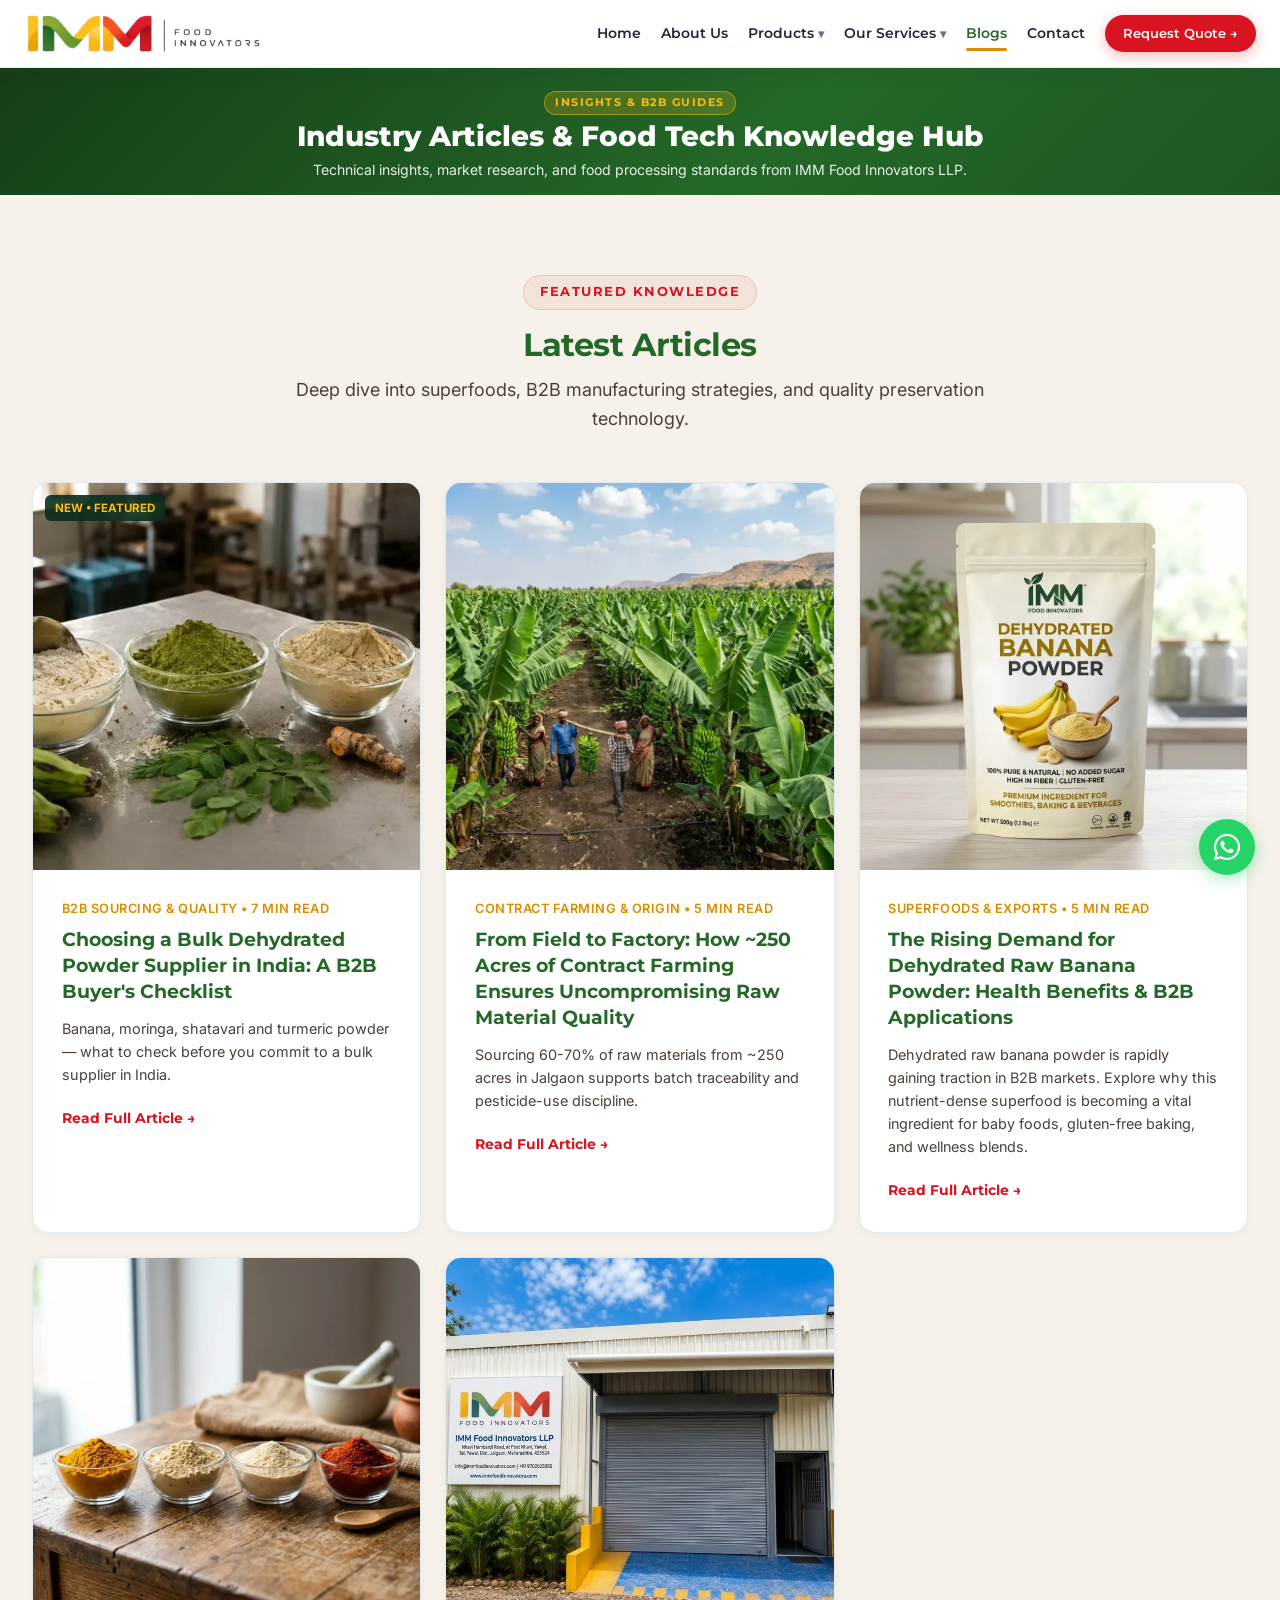
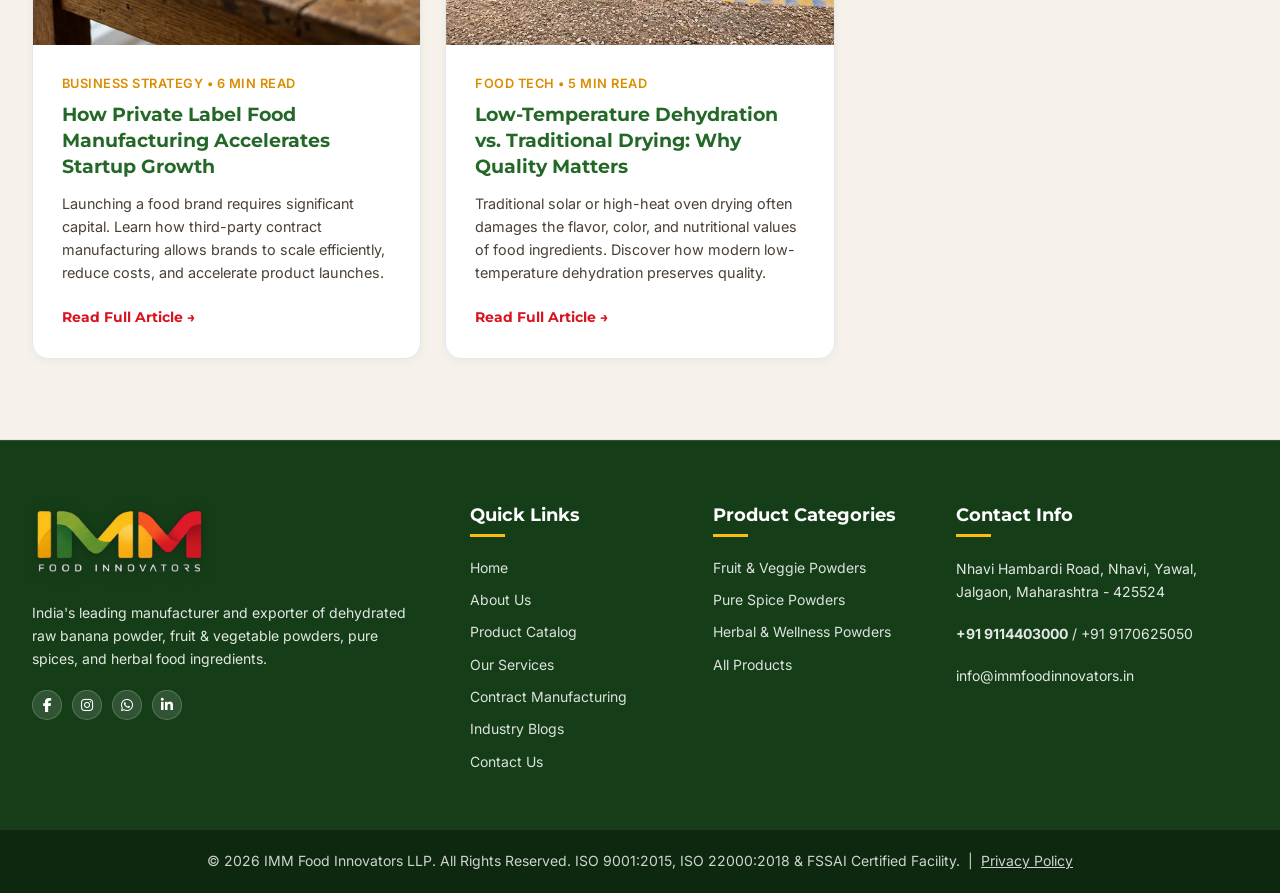
<file: blogs.html>
<!DOCTYPE html>
<html lang="en">

<head>
    <meta charset="UTF-8">
    <meta name="viewport" content="width=device-width, initial-scale=1.0">
    <link rel="icon" href="images/favicon.webp?v=2.0" type="image/png">
    <link rel="icon" href="images/favicon.svg" type="image/svg+xml">
    <link rel="shortcut icon" href="images/favicon.ico">
    <link rel="apple-touch-icon" href="images/IMMLogo_icon.webp">
    <title>Dehydrated Food Insights & Processing Blogs | IMM</title>
    <meta name="description"
        content="Read expert articles on low-temperature dehydration, bulk raw banana powder sourcing, food safety standards, COA analysis & contract farming.">
    <meta name="keywords"
        content="food processing blog, raw banana powder insights, food contract manufacturing articles, B2B food tech, moringa powder sourcing guide, dehydrated food packaging guide">
    <meta name="author" content="IMM Food Innovators LLP">
    <meta name="robots" content="index, follow, max-snippet:-1, max-image-preview:large, max-video-preview:-1">

    <!-- Geo Location Metadata -->
    <meta name="geo.region" content="IN-MH">
    <meta name="geo.placename" content="Jalgaon">
    <meta name="geo.position" content="21.1643;75.6980">
    <meta name="ICBM" content="21.1643, 75.6980">
    <link rel="canonical" href="https://www.immfoodinnovators.in/blogs.html">

    <!-- Resource Hints -->
    <link rel="preconnect" href="https://cdnjs.cloudflare.com" crossorigin>
    <link rel="dns-prefetch" href="https://cdnjs.cloudflare.com">

    <!-- Font Awesome Icons & Main CSS -->
    <link rel="preload" href="https://cdnjs.cloudflare.com/ajax/libs/font-awesome/6.5.1/css/all.min.css" as="style" onload="this.onload=null;this.rel='stylesheet'" integrity="sha512-DTOQO9RWCH3ppGqcWaEA1BIZOC6xxalwEsw9c2QQeAIftl+Vegovlnee1c9QX4TctnWMn13TZye+giMm8e2LwA==" crossorigin="anonymous">
    <noscript><link rel="stylesheet" href="https://cdnjs.cloudflare.com/ajax/libs/font-awesome/6.5.1/css/all.min.css" integrity="sha512-DTOQO9RWCH3ppGqcWaEA1BIZOC6xxalwEsw9c2QQeAIftl+Vegovlnee1c9QX4TctnWMn13TZye+giMm8e2LwA==" crossorigin="anonymous"></noscript>
    <link rel="preconnect" href="https://fonts.googleapis.com">
    <link rel="preconnect" href="https://fonts.gstatic.com" crossorigin>
    <link rel="stylesheet" href="https://fonts.googleapis.com/css2?family=Montserrat:wght@500;600;700;800&family=Inter:wght@300;400;500;600;700&display=swap">
    <link rel="stylesheet" href="css/style.css?v=31.0">
    <link rel="stylesheet" href="css/components.css?v=31.0">
    <link rel="stylesheet" href="css/responsive.css?v=31.0">

    <!-- Open Graph / Facebook -->
    <meta property="og:type" content="website">
    <meta property="og:site_name" content="IMM Food Innovators LLP">
    <meta property="og:url" content="https://www.immfoodinnovators.in/blogs.html">
    <meta property="og:title" content="Industry Articles & Food Tech Blogs | IMM Food Innovators LLP">
    <meta property="og:description"
        content="Read latest industry insights on dehydrated raw banana powder, B2B food contract manufacturing, and dehydration tech.">
    <meta property="og:image" content="https://www.immfoodinnovators.in/images/IMMLogo.webp">
    <meta property="og:image:alt" content="IMM Food Innovators Industry Blogs Hub">
    <meta property="og:image:width" content="1200">
    <meta property="og:image:height" content="630">

    <!-- Twitter -->
    <meta property="twitter:card" content="summary_large_image">
    <meta property="twitter:url" content="https://www.immfoodinnovators.in/blogs.html">
    <meta property="twitter:title" content="Industry Articles & Food Tech Blogs | IMM Food Innovators LLP">
    <meta property="twitter:description"
        content="Read latest industry insights on dehydrated raw banana powder, B2B food contract manufacturing, and dehydration tech.">
    <meta property="twitter:image" content="https://www.immfoodinnovators.in/images/IMMLogo.webp">

    <!-- Schema Markup (JSON-LD) -->
    <script type="application/ld+json">
    [
      {
        "@context": "https://schema.org",
        "@type": "Blog",
        "name": "IMM Food Innovators Food Processing & B2B Sourcing Blog",
        "url": "https://www.immfoodinnovators.in/blogs.html",
        "description": "Technical and industry articles on food dehydration technology, raw banana powder manufacturing, and B2B sourcing in India."
      },
      {
        "@context": "https://schema.org",
        "@type": "BreadcrumbList",
        "itemListElement": [
          {
            "@type": "ListItem",
            "position": 1,
            "name": "Home",
            "item": "https://www.immfoodinnovators.in/"
          },
          {
            "@type": "ListItem",
            "position": 2,
            "name": "Industry Blogs",
            "item": "https://www.immfoodinnovators.in/blogs.html"
          }
        ]
      }
    ]
    </script>
</head>

<body>
    <div id="scroll-progress"></div>



    <!-- MAIN HEADER -->
    <header id="header">
        <div class="header-container">
            <a href="index.html" class="logo">
                <img src="images/IMMLogo_nav.webp" alt="IMM Food Innovators Logo" class="logo-img" loading="eager" width="1350" height="260">
            </a>
            <nav>
                <ul id="navMenu">
                    <li><a href="index.html" class="nav-link">Home</a></li>
                    <li><a href="about.html" class="nav-link">About Us</a></li>
                    <!-- PRODUCTS DROPDOWN MENU -->
                    <li class="nav-item dropdown">
                        <a href="products.html" class="nav-link">Products <span class="dropdown-arrow">▾</span></a>
                        <ul class="dropdown-menu">
                            <li><a href="products.html?category=powder" class="dropdown-item">Fruit & Veggie Powders</a></li>
                            <li><a href="products.html?category=spices" class="dropdown-item">Pure Spices</a></li>
                            <li><a href="products.html?category=herbal" class="dropdown-item">Herbal & Wellness</a></li>
                            <li><a href="products.html" class="dropdown-item">All Products</a></li>
                        </ul>
                    </li>

                    <!-- OUR SERVICES DROPDOWN MENU -->
                    <li class="nav-item dropdown">
                        <a href="services.html" class="nav-link">Our Services <span class="dropdown-arrow">▾</span></a>
                        <ul class="dropdown-menu">
                            <li><a href="services.html#retail-packaging" class="dropdown-item">Retail Packaging Solutions</a></li>
                            <li><a href="services.html#bulk-packaging" class="dropdown-item">Bulk Export Packaging</a></li>
                            <li><a href="services.html#custom-blends" class="dropdown-item">Custom Blend Development</a></li>
                            <li><a href="services.html#contract-mfg" class="dropdown-item">Third-Party Contract Manufacturing</a></li>
                        </ul>
                    </li>

                    <li><a href="blogs.html" class="nav-link active">Blogs</a></li>
                    <li><a href="contact.html" class="nav-link">Contact</a></li>
                    <li class="nav-cta-item"><a href="contact.html" class="nav-cta-btn">Request Quote →</a></li>
                </ul>

            </nav>
            <div class="hamburger" id="hamburger">
                <span></span>
                <span></span>
                <span></span>
            </div>
        </div>
    </header>

    <main>

    <!-- INNER PAGE HERO -->
    <section class="inner-page-hero" style="background: linear-gradient(135deg, #153E18 0%, #246828 60%, #1E5622 100%); padding: 1.25rem 1rem 1rem 1rem; position: relative; overflow: hidden; text-align: center;">
        <div class="hero-content" style="max-width: 1000px; margin: 0 auto; position: relative; z-index: 2;">
            <div class="section-badge badge-gold" style="margin-bottom: 0.25rem; padding: 2px 10px; font-size: 0.7rem; display: inline-flex; align-items: center;">INSIGHTS & B2B GUIDES</div>
            <h1 style="font-size: clamp(1.3rem, 2.2vw, 1.75rem); color: #FFFFFF; font-weight: 800; line-height: 1.25; margin-bottom: 0.35rem;">Industry Articles & Food Tech Knowledge Hub</h1>
            <p style="font-size: 0.88rem; color: rgba(255, 255, 255, 0.9); max-width: 850px; margin: 0 auto; line-height: 1.4;">
                Technical insights, market research, and food processing standards from IMM Food Innovators LLP.
            </p>
        </div>
    </section>

    <!-- BLOGS SECTION -->
    <section class="blogs-section" style="padding: 5rem 0;">
        <div class="section-header" style="margin-bottom: 3rem;">
            <div class="section-badge">FEATURED KNOWLEDGE</div>
            <h2 class="section-title">Latest Articles</h2>
            <p class="section-subtitle">Deep dive into superfoods, B2B manufacturing strategies, and quality
                preservation technology.</p>
        </div>

        <div class="blog-grid" id="blogGrid">
            <article class="blog-card" style="cursor: pointer;"
                onclick="window.location.href='dehydrated-powder-supplier-buyers-guide-india.html'">
                <div class="blog-img-wrap" style="position: relative;">
                    <img src="images/blog_b2b_dehydrated_powder_checklist.webp"
                        alt="Choosing a Bulk Dehydrated Powder Supplier in India: A B2B Buyer's Checklist"
                        loading="lazy" width="1600" height="900">
                    <span
                        style="position: absolute; top: 12px; left: 12px; background: rgba(10, 46, 29, 0.9); color: var(--accent-gold); font-size: 0.72rem; font-weight: 700; padding: 4px 10px; border-radius: 6px;">NEW
                        • FEATURED</span>
                </div>
                <div class="blog-body">
                    <div class="blog-meta">B2B Sourcing & Quality • 7 min read</div>
                    <h3 class="blog-title">Choosing a Bulk Dehydrated Powder Supplier in India: A B2B Buyer's Checklist
                    </h3>
                    <p class="blog-excerpt">Banana, moringa, shatavari and turmeric powder — what to check before you
                        commit to a bulk supplier in India.</p>
                    <a href="dehydrated-powder-supplier-buyers-guide-india.html" class="blog-read-more"
                        onclick="event.stopPropagation();">Read Full Article →</a>
                </div>
            </article>

            <article class="blog-card" style="cursor: pointer;"
                onclick="window.location.href='contract-farming-quality-control-jalgaon.html'">
                <div class="blog-img-wrap">
                    <img src="images/blog_contract_farming.webp" alt="From Field to Factory" loading="lazy" width="1024" height="1024">
                </div>
                <div class="blog-body">
                    <div class="blog-meta">Contract Farming & Origin • 5 min read</div>
                    <h3 class="blog-title">From Field to Factory: How ~250 Acres Ensures Raw Material Quality</h3>
                    <p class="blog-excerpt">Sourcing 60-70% of raw materials from ~250 acres in Jalgaon supports batch
                        traceability and pesticide-use discipline.</p>
                    <a href="contract-farming-quality-control-jalgaon.html" class="blog-read-more"
                        onclick="event.stopPropagation();">Read Full Article →</a>
                </div>
            </article>

            <article class="blog-card" style="cursor: pointer;"
                onclick="window.location.href='banana-powder-health-benefits-b2b.html'">
                <div class="blog-img-wrap">
                    <img src="images/banana_packaging_imm.webp" alt="Dehydrated Raw Banana Powder Benefits" loading="lazy" width="1024" height="1024">
                </div>
                <div class="blog-body">
                    <div class="blog-meta">Superfoods & Exports • 5 min read</div>
                    <h3 class="blog-title">The Rising Demand for Dehydrated Raw Banana Powder: Health Benefits & B2B
                        Applications</h3>
                    <p class="blog-excerpt">Dehydrated raw banana powder is rapidly gaining traction in B2B markets. Explore
                        why this nutrient-dense superfood is becoming a vital ingredient.</p>
                    <a href="banana-powder-health-benefits-b2b.html" class="blog-read-more"
                        onclick="event.stopPropagation();">Read Full Article →</a>
                </div>
            </article>

            <article class="blog-card" style="cursor: pointer;"
                onclick="window.location.href='private-label-food-manufacturing-guide.html'">
                <div class="blog-img-wrap">
                    <img src="images/blog_spice_processing.webp" alt="Private Label Food Manufacturing" loading="lazy" width="1024" height="1024">
                </div>
                <div class="blog-body">
                    <div class="blog-meta">Business Strategy • 6 min read</div>
                    <h3 class="blog-title">How Private Label Food Manufacturing Accelerates Startup Growth</h3>
                    <p class="blog-excerpt">Launching a food brand requires significant capital. Learn how contract
                        manufacturing allows brands to scale efficiently.</p>
                    <a href="private-label-food-manufacturing-guide.html" class="blog-read-more"
                        onclick="event.stopPropagation();">Read Full Article →</a>
                </div>
            </article>

            <article class="blog-card" style="cursor: pointer;"
                onclick="window.location.href='low-temperature-dehydration-technology.html'">
                <div class="blog-img-wrap">
                    <img src="images/factory.webp?v=25.0" alt="Low-Temperature Dehydration" loading="lazy">
                </div>
                <div class="blog-body">
                    <div class="blog-meta">Food Tech • 5 min read</div>
                    <h3 class="blog-title">Low-Temperature Dehydration vs. Traditional Drying: Why Quality Matters</h3>
                    <p class="blog-excerpt">Traditional solar or high-heat oven drying often damages flavor and color.
                        Discover how low-temp dehydration preserves quality.</p>
                    <a href="low-temperature-dehydration-technology.html" class="blog-read-more"
                        onclick="event.stopPropagation();">Read Full Article →</a>
                </div>
            </article>
        </div>
    </section>

    <!-- FOOTER -->
    </main>

    <footer>
        <div class="footer-grid">
            <div class="footer-col">
                <div class="footer-logo">
                    <a href="index.html" aria-label="IMM Food Innovators Home">
                        <img src="images/IMMLogo_footer.webp" alt="IMM Food Innovators Logo" class="footer-logo-img" loading="lazy" width="1015" height="442">
                    </a>
                </div>
                <p>India's leading manufacturer and exporter of dehydrated raw banana powder, fruit & vegetable powders, pure spices, and herbal food ingredients.</p>
                <div class="top-bar-social" style="justify-content: flex-start; margin-top: 1rem;">
                    <a href="https://www.facebook.com/profile.php?id=61581102029221" target="_blank" rel="noopener noreferrer" title="Facebook" aria-label="Facebook" class="social-facebook"><i class="fa-brands fa-facebook-f"></i></a>
                    <a href="https://www.instagram.com/imm_food_innovators" target="_blank" rel="noopener noreferrer" title="Instagram" aria-label="Instagram" class="social-instagram"><i class="fa-brands fa-instagram"></i></a>
                    <a href="https://wa.me/919114403000" target="_blank" rel="noopener noreferrer" title="WhatsApp" aria-label="WhatsApp" class="social-whatsapp"><i class="fa-brands fa-whatsapp"></i></a>
                    <a href="https://www.linkedin.com/company/138713943/admin/page-posts/published/" target="_blank" rel="noopener noreferrer" title="LinkedIn" aria-label="LinkedIn" class="social-linkedin"><i class="fa-brands fa-linkedin-in"></i></a>
                </div>
            </div>

            <div class="footer-col">
                <h3>Quick Links</h3>
                <div class="footer-links">
                    <a href="index.html">Home</a>
                    <a href="about.html">About Us</a>
                    <a href="products.html">Product Catalog</a>
                    <a href="services.html">Our Services</a>
                    <a href="services.html#contract-mfg">Contract Manufacturing</a>
                    <a href="blogs.html">Industry Blogs</a>
                    <a href="contact.html">Contact Us</a>
                </div>
            </div>

            <div class="footer-col">
                <h3>Product Categories</h3>
                <div class="footer-links">
                    <a href="products.html?category=powder">Fruit & Veggie Powders</a>
                    <a href="products.html?category=spices">Pure Spice Powders</a>
                    <a href="products.html?category=herbal">Herbal & Wellness Powders</a>
                    <a href="products.html">All Products</a>
                </div>
            </div>

            <div class="footer-col">
                <h3>Contact Info</h3>
                <p>Nhavi Hambardi Road, Nhavi, Yawal, Jalgaon, Maharashtra - 425524</p>
                <p><a href="tel:+919114403000" style="color:inherit; font-weight: 700;">+91 9114403000</a> / <a href="tel:+919170625050" style="color:inherit;">+91 9170625050</a></p>
                <p><a href="mailto:info@immfoodinnovators.in" style="color:inherit;">info@immfoodinnovators.in</a></p>
            </div>
        </div>

        <div class="footer-bottom">
            <p>© 2026 IMM Food Innovators LLP. All Rights Reserved. ISO 9001:2015, ISO 22000:2018 & FSSAI Certified Facility. &nbsp;|&nbsp; <a href="privacy.html" style="color: inherit; text-decoration: underline;">Privacy Policy</a></p>
        </div>
    </footer>

    <!-- MODAL FOR BLOG READ & INQUIRIES -->
    <div class="modal-overlay" id="modalOverlay">
        <div class="modal-container">
            <button class="modal-close" id="modalClose">✕</button>
            <div id="modalBody"></div>
        </div>
    </div>

    <script src="data/company.js?v=31.0"></script>
    <script src="data/products.js?v=31.0"></script>
    <script src="data/blogs.js?v=31.0"></script>
    <script src="js/main.js?v=31.0"></script>
    <script src="js/products.js?v=31.0"></script>
    <script src="js/blogs.js?v=31.0"></script>
<a href="https://wa.me/919114403000?text=Hi%20IMM%20Food%20Innovators%2C%20I%20am%20interested%20in%20bulk%20purchasing%2Fexport%20specifications"
   target="_blank" rel="noopener noreferrer" aria-label="Chat with Export Sales on WhatsApp"
   style="position:fixed;bottom:25px;right:25px;z-index:9999;background:#25D366;color:#FFFFFF;
          width:56px;height:56px;border-radius:50%;display:flex;align-items:center;justify-content:center;
          font-size:30px;box-shadow:0 4px 16px rgba(37,211,102,0.4);text-decoration:none;">
  <i class="fa-brands fa-whatsapp"></i>
</a>
</body>

</html>
</file>
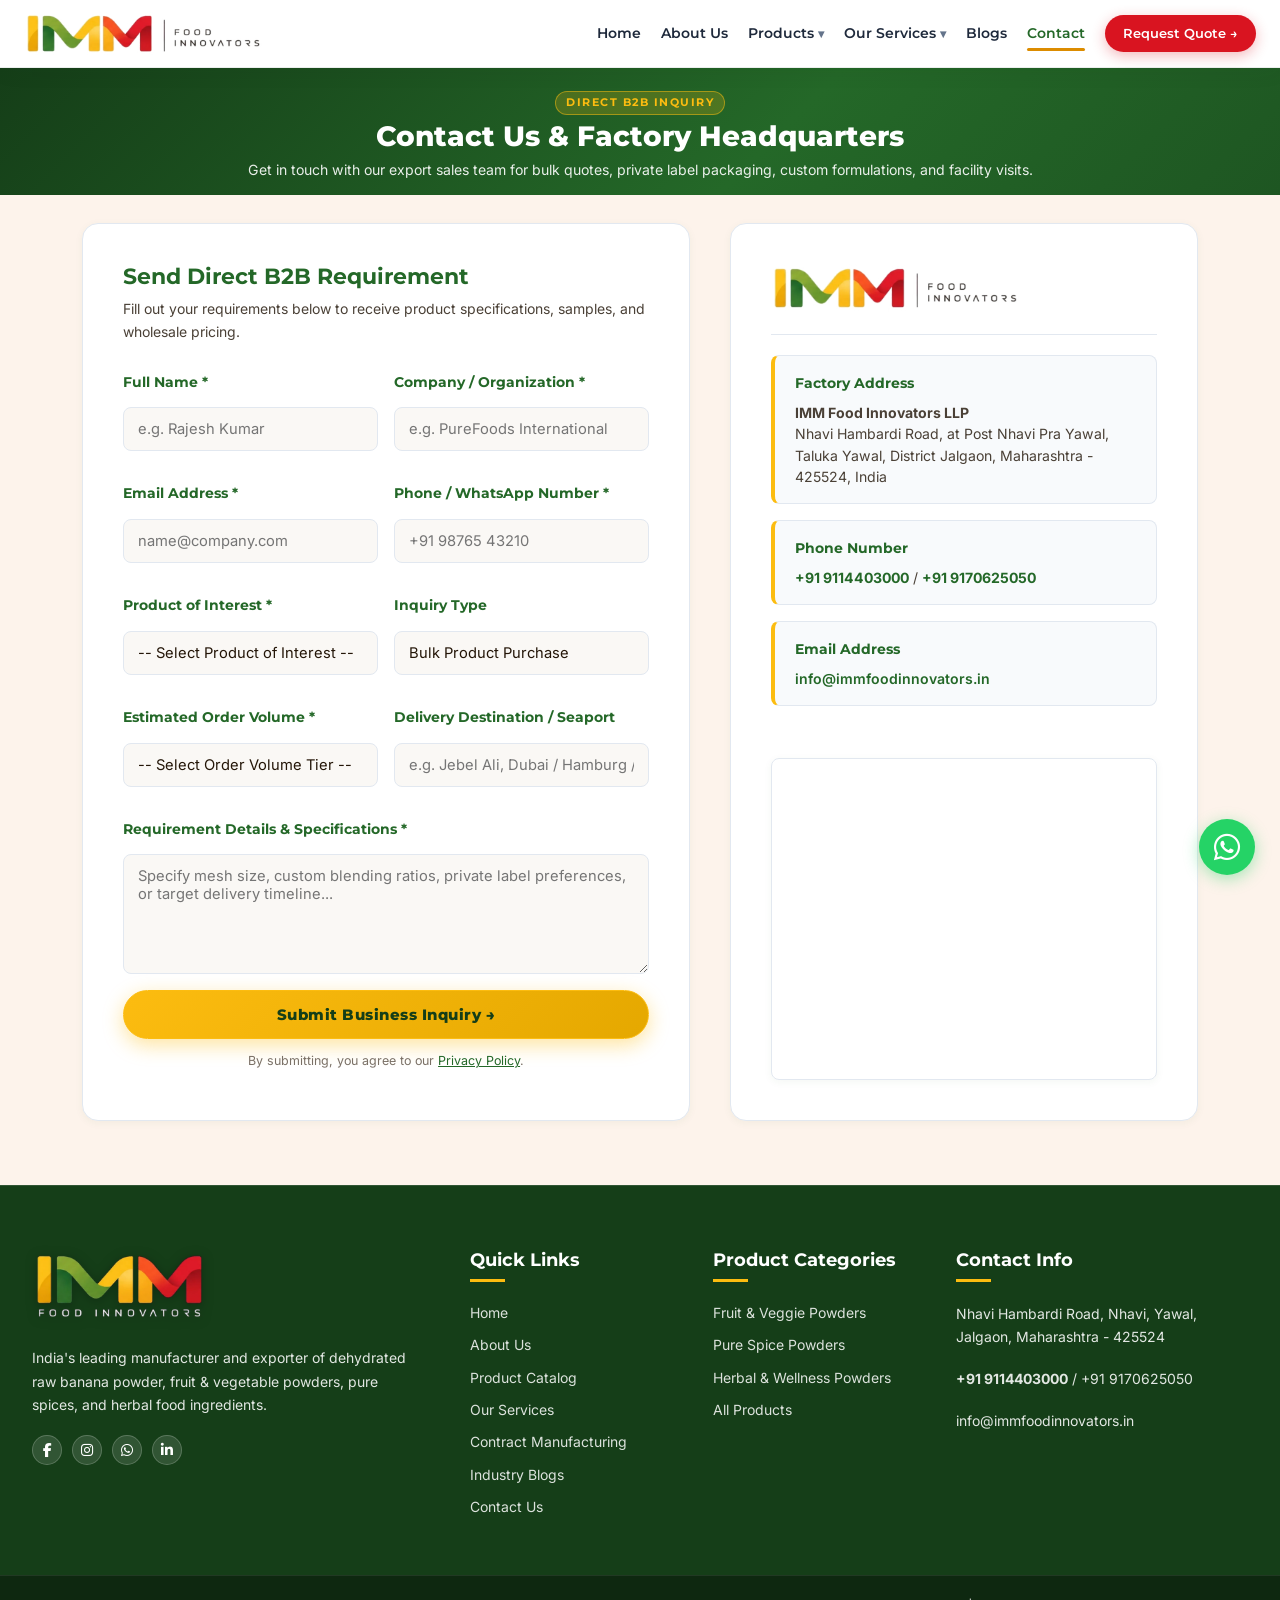
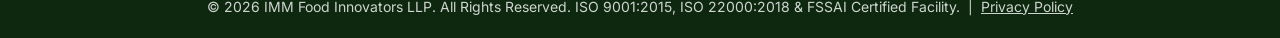
<file: contact.html>
<!DOCTYPE html>
<html lang="en">

<head>
    <meta charset="UTF-8">
    <meta name="viewport" content="width=device-width, initial-scale=1.0">
    <link rel="icon" href="images/favicon.webp?v=2.0" type="image/png">
    <link rel="icon" href="images/favicon.svg" type="image/svg+xml">
    <link rel="shortcut icon" href="images/favicon.ico">
    <link rel="apple-touch-icon" href="images/IMMLogo_icon.webp">
    <title>Contact IMM Food Innovators | Jalgaon Plant</title>
    <meta name="description"
        content="Contact IMM Food Innovators LLP for bulk quotes, samples & contract manufacturing. Located in Nhavi, Yawal, Jalgaon, Maharashtra.">
    <meta name="keywords"
        content="contact IMM Food Innovators, raw banana powder factory location jalgaon, food ingredients manufacturer inquiry, dehydrated powder bulk quote India, IMM Food Innovators address">
    <meta name="author" content="IMM Food Innovators LLP">
    <meta name="robots" content="index, follow, max-snippet:-1, max-image-preview:large, max-video-preview:-1">

    <!-- Geo Location Metadata -->
    <meta name="geo.region" content="IN-MH">
    <meta name="geo.placename" content="Jalgaon">
    <meta name="geo.position" content="21.1643;75.6980">
    <meta name="ICBM" content="21.1643, 75.6980">
    <link rel="canonical" href="https://www.immfoodinnovators.in/contact.html">

    <!-- Resource Hints -->
    <link rel="preconnect" href="https://cdnjs.cloudflare.com" crossorigin>
    <link rel="dns-prefetch" href="https://cdnjs.cloudflare.com">

    <!-- Font Awesome Icons & Main CSS -->
    <link rel="preload" href="https://cdnjs.cloudflare.com/ajax/libs/font-awesome/6.5.1/css/all.min.css" as="style" onload="this.onload=null;this.rel='stylesheet'" integrity="sha512-DTOQO9RWCH3ppGqcWaEA1BIZOC6xxalwEsw9c2QQeAIftl+Vegovlnee1c9QX4TctnWMn13TZye+giMm8e2LwA==" crossorigin="anonymous">
    <noscript><link rel="stylesheet" href="https://cdnjs.cloudflare.com/ajax/libs/font-awesome/6.5.1/css/all.min.css" integrity="sha512-DTOQO9RWCH3ppGqcWaEA1BIZOC6xxalwEsw9c2QQeAIftl+Vegovlnee1c9QX4TctnWMn13TZye+giMm8e2LwA==" crossorigin="anonymous"></noscript>
    <link rel="preconnect" href="https://fonts.googleapis.com">
    <link rel="preconnect" href="https://fonts.gstatic.com" crossorigin>
    <link rel="stylesheet" href="https://fonts.googleapis.com/css2?family=Montserrat:wght@500;600;700;800&family=Inter:wght@300;400;500;600;700&display=swap">
    <link rel="stylesheet" href="css/style.css?v=31.0">
    <link rel="stylesheet" href="css/components.css?v=31.0">
    <link rel="stylesheet" href="css/responsive.css?v=31.0">

    <!-- Open Graph / Facebook -->
    <meta property="og:type" content="website">
    <meta property="og:site_name" content="IMM Food Innovators LLP">
    <meta property="og:url" content="https://www.immfoodinnovators.in/contact.html">
    <meta property="og:title" content="Contact Us & Factory Location | IMM Food Innovators LLP Jalgaon">
    <meta property="og:description"
        content="Inquire about bulk raw banana powder, spice powders, contract manufacturing, or schedule a facility tour.">
    <meta property="og:image" content="https://www.immfoodinnovators.in/images/IMMLogo.webp">
    <meta property="og:image:alt" content="Contact IMM Food Innovators Plant Jalgaon">
    <meta property="og:image:width" content="1200">
    <meta property="og:image:height" content="630">

    <!-- Twitter -->
    <meta property="twitter:card" content="summary_large_image">
    <meta property="twitter:url" content="https://www.immfoodinnovators.in/contact.html">
    <meta property="twitter:title" content="Contact Us & Factory Location | IMM Food Innovators LLP Jalgaon">
    <meta property="twitter:description"
        content="Inquire about bulk raw banana powder, spice powders, contract manufacturing, or schedule a facility tour.">
    <meta property="twitter:image" content="https://www.immfoodinnovators.in/images/IMMLogo.webp">

    <!-- Schema Markup (JSON-LD) -->
    <script type="application/ld+json">
    [
      {
        "@context": "https://schema.org",
        "@type": "ContactPage",
        "name": "Contact IMM Food Innovators LLP",
        "url": "https://www.immfoodinnovators.in/contact.html",
        "description": "B2B inquiry page for dehydrated raw banana powder, herbal powders, spices, and contract manufacturing."
      },
      {
        "@context": "https://schema.org",
        "@type": "LocalBusiness",
        "name": "IMM Food Innovators LLP - Plant & Office",
        "image": "https://www.immfoodinnovators.in/images/factory.webp",
        "telephone": "+919114403000",
        "email": "info@immfoodinnovators.in",
        "address": {
          "@type": "PostalAddress",
          "streetAddress": "Nhavi Hambardi Road, Post Nhavi Pra Yawal",
          "addressLocality": "Nhavi, Yawal, Jalgaon",
          "addressRegion": "Maharashtra",
          "postalCode": "425524",
          "addressCountry": "IN"
        },
        "geo": {
          "@type": "GeoCoordinates",
          "latitude": 21.1643,
          "longitude": 75.6980
        },
        "openingHoursSpecification": {
          "@type": "OpeningHoursSpecification",
          "dayOfWeek": ["Monday", "Tuesday", "Wednesday", "Thursday", "Friday", "Saturday"],
          "opens": "09:00",
          "closes": "19:00"
        }
      },
      {
        "@context": "https://schema.org",
        "@type": "BreadcrumbList",
        "itemListElement": [
          {
            "@type": "ListItem",
            "position": 1,
            "name": "Home",
            "item": "https://www.immfoodinnovators.in/"
          },
          {
            "@type": "ListItem",
            "position": 2,
            "name": "Contact Us",
            "item": "https://www.immfoodinnovators.in/contact.html"
          }
        ]
      }
    ]
    </script>
</head>

<body>
    <div id="scroll-progress"></div>



    <!-- MAIN HEADER -->
    <header id="header">
        <div class="header-container">
            <a href="index.html" class="logo">
                <img src="images/IMMLogo_nav.webp" alt="IMM Food Innovators Logo" class="logo-img" loading="eager" width="1350" height="260">
            </a>
            <nav>
                <ul id="navMenu">
                    <li><a href="index.html" class="nav-link">Home</a></li>
                    <li><a href="about.html" class="nav-link">About Us</a></li>
                    <!-- PRODUCTS DROPDOWN MENU -->
                    <li class="nav-item dropdown">
                        <a href="products.html" class="nav-link">Products <span class="dropdown-arrow">▾</span></a>
                        <ul class="dropdown-menu">
                            <li><a href="products.html?category=powder" class="dropdown-item">Fruit & Veggie Powders</a>
                            </li>
                            <li><a href="products.html?category=spices" class="dropdown-item">Pure Spices</a></li>
                            <li><a href="products.html?category=herbal" class="dropdown-item">Herbal & Wellness</a></li>
                            <li><a href="products.html" class="dropdown-item">All Products</a></li>
                        </ul>
                    </li>

                    <!-- OUR SERVICES DROPDOWN MENU -->
                    <li class="nav-item dropdown">
                        <a href="services.html" class="nav-link">Our Services <span class="dropdown-arrow">▾</span></a>
                        <ul class="dropdown-menu">
                            <li><a href="services.html#retail-packaging" class="dropdown-item">Retail Packaging
                                    Solutions</a></li>
                            <li><a href="services.html#bulk-packaging" class="dropdown-item">Bulk Export Packaging</a>
                            </li>
                            <li><a href="services.html#custom-blends" class="dropdown-item">Custom Blend Development</a>
                            </li>
                            <li><a href="services.html#contract-mfg" class="dropdown-item">Third-Party Contract
                                    Manufacturing</a></li>
                        </ul>
                    </li>

                    <li><a href="blogs.html" class="nav-link">Blogs</a></li>
                    <li><a href="contact.html" class="nav-link active">Contact</a></li>
                    <li class="nav-cta-item"><a href="contact.html" class="nav-cta-btn">Request Quote →</a></li>
                </ul>

            </nav>
            <div class="hamburger" id="hamburger">
                <span></span>
                <span></span>
                <span></span>
            </div>
        </div>
    </header>

    <!-- INNER PAGE HERO -->
    <section class="inner-page-hero" style="background: linear-gradient(135deg, #153E18 0%, #246828 60%, #1E5622 100%); padding: 1.25rem 1rem 1rem 1rem; position: relative; overflow: hidden; text-align: center;">
        <div class="hero-content" style="max-width: 1000px; margin: 0 auto; position: relative; z-index: 2;">
            <div class="section-badge badge-gold" style="margin-bottom: 0.25rem; padding: 2px 10px; font-size: 0.7rem; display: inline-flex; align-items: center;">DIRECT B2B INQUIRY</div>
            <h1 style="font-size: clamp(1.3rem, 2.2vw, 1.75rem); color: #FFFFFF; font-weight: 800; line-height: 1.25; margin-bottom: 0.35rem;">Contact Us & Factory Headquarters</h1>
            <p style="font-size: 0.88rem; color: rgba(255, 255, 255, 0.9); max-width: 850px; margin: 0 auto; line-height: 1.4;">
                Get in touch with our export sales team for bulk quotes, private label packaging, custom formulations, and facility visits.
            </p>
        </div>
    </section>

    <!-- MAIN CONTACT CONTENT -->
    <main style="padding: 1.75rem 0 4rem 0; background: var(--bg-section-contact);">
        <div class="contact-container">
            <div class="contact-grid">
                <!-- LEFT COLUMN: INQUIRY FORM -->
                <div class="contact-form-card"
                    style="background: #FFFFFF; border-radius: var(--radius-md); padding: 2.5rem; border: 1px solid var(--border-light); box-shadow: var(--shadow-sm);">
                    <h2
                        style="font-size: var(--font-size-xl); color: var(--primary-dark); margin-bottom: 0.5rem; font-weight: var(--weight-bold);">
                        Send Direct B2B Requirement</h2>
                    <p style="color: var(--text-secondary); margin-bottom: 1.8rem; font-size: var(--font-size-sm);">Fill
                        out your requirements below to receive product specifications, samples, and wholesale pricing.
                    </p>

                    <form id="contactFormPage" class="contact-form">
                        <!-- Honeypot anti-spam field -->
                        <input type="checkbox" name="botcheck" class="hidden" style="display: none !important;" tabindex="-1">
                        <div class="form-row">
                            <div class="form-group">
                                <label for="contact_name">Full Name *</label>
                                <input type="text" id="contact_name" name="name" placeholder="e.g. Rajesh Kumar"
                                    required>
                            </div>
                            <div class="form-group">
                                <label for="contact_company">Company / Organization *</label>
                                <input type="text" id="contact_company" name="company"
                                    placeholder="e.g. PureFoods International" required>
                            </div>
                        </div>
                        <div class="form-row">
                            <div class="form-group">
                                <label for="contact_email">Email Address *</label>
                                <input type="email" id="contact_email" name="email" placeholder="name@company.com"
                                    required>
                            </div>
                            <div class="form-group">
                                <label for="contact_phone">Phone / WhatsApp Number *</label>
                                <input type="tel" id="contact_phone" name="phone" placeholder="+91 98765 43210"
                                    required>
                            </div>
                        </div>
                        <div class="form-row">
                            <div class="form-group">
                                <label for="contact_product">Product of Interest *</label>
                                <select id="contact_product" name="product" required>
                                    <option value="" disabled selected>-- Select Product of Interest --</option>
                                    <optgroup label="Fruit & Veggie Powders">
                                        <option value="Raw Banana Powder">Raw Banana Powder</option>
                                        <option value="Banana Peel Powder">Banana Peel Powder</option>
                                        <option value="Banana Stem Powder">Banana Stem Powder</option>
                                        <option value="Beetroot Powder">Beetroot Powder</option>
                                        <option value="Tomato Powder">Tomato Powder</option>
                                        <option value="Potato Powder">Potato Powder</option>
                                    </optgroup>
                                    <optgroup label="Pure Spices">
                                        <option value="Salem Turmeric Powder">Salem Turmeric Powder</option>
                                        <option value="Garlic Powder">Garlic Powder</option>
                                        <option value="Ginger Powder">Ginger Powder</option>
                                        <option value="Red Onion Powder">Red Onion Powder</option>
                                        <option value="Curry Leaves Powder">Curry Leaves Powder</option>
                                        <option value="Rasgulla Red Chilli Powder">Rasgulla Red Chilli Powder</option>
                                        <option value="Chapata Red Chilli Powder">Chapata Red Chilli Powder</option>
                                        <option value="Rasgulla & Chapata Mix Powder">Rasgulla & Chapata Mix Powder</option>
                                        <option value="Yellow Chilli Powder">Yellow Chilli Powder</option>
                                        <option value="Chaha (Tea) Masala">Chaha (Tea) Masala</option>
                                        <option value="Garam Masala Blend">Garam Masala Blend</option>
                                        <option value="Green Curry RTC Masala">Green Curry RTC Masala</option>
                                    </optgroup>
                                    <optgroup label="Herbal & Wellness">
                                        <option value="Moringa Leaf Powder">Moringa Leaf Powder</option>
                                        <option value="Shatavari Powder">Shatavari Powder</option>
                                        <option value="Ashwagandha Powder">Ashwagandha Powder</option>
                                        <option value="Lemongrass Powder">Lemongrass Powder</option>
                                        <option value="Guduchi (Giloy) Powder">Guduchi (Giloy) Powder</option>
                                        <option value="Neem Powder">Neem Powder</option>
                                        <option value="Triphala Powder">Triphala Powder</option>
                                        <option value="Harda (Haritaki) Powder">Harda (Haritaki) Powder</option>
                                        <option value="Bael Powder">Bael Powder</option>
                                        <option value="Amla Powder">Amla Powder</option>
                                        <option value="Single-Herb Capsules">Single-Herb Capsules</option>
                                    </optgroup>
                                </select>
                            </div>
                            <div class="form-group">
                                <label for="contact_inquiry_type">Inquiry Type</label>
                                <select id="contact_inquiry_type" name="inquiry_type">
                                    <option value="Bulk Order">Bulk Product Purchase</option>
                                    <option value="Private Label">Private Label & Packaging</option>
                                    <option value="Contract Mfg">Contract Manufacturing</option>
                                    <option value="Export Inquiry">Export & Trade Distribution</option>
                                </select>
                            </div>
                        </div>
                        <div class="form-row">
                            <div class="form-group">
                                <label for="contact_volume">Estimated Order Volume *</label>
                                <select id="contact_volume" name="order_volume" required>
                                    <option value="" disabled selected>-- Select Order Volume Tier --</option>
                                    <option value="Free B2B Sample Kit (500g-2kg)">Free B2B Sample Kit (500g - 2kg Trial)</option>
                                    <option value="< 500 kg (Pilot Batch)">&lt; 500 kg (Pilot / Trial Batch)</option>
                                    <option value="1 – 5 Metric Tons (LCL Container)">1 – 5 Metric Tons (LCL Container)</option>
                                    <option value="10 – 25 Metric Tons (FCL Container)">10 – 25 Metric Tons (FCL Container)</option>
                                    <option value="25+ Metric Tons (Contract Supply)">25+ Metric Tons (Contract Annual Supply)</option>
                                </select>
                            </div>
                            <div class="form-group">
                                <label for="contact_destination">Delivery Destination / Seaport</label>
                                <input type="text" id="contact_destination" name="destination_port" placeholder="e.g. Jebel Ali, Dubai / Hamburg / Domestic">
                            </div>
                        </div>
                        <div class="form-group">
                            <label for="contact_message">Requirement Details & Specifications *</label>
                            <textarea id="contact_message" name="message" rows="3"
                                placeholder="Specify mesh size, custom blending ratios, private label preferences, or target delivery timeline..."
                                required></textarea>
                        </div>
                        <button type="submit" class="btn-primary" style="width: 100%;">Submit Business Inquiry
                            →</button>
                        <p class="form-consent">By submitting, you agree to our <a href="privacy.html">Privacy Policy</a>.</p>
                        <div id="contactPageSuccess"
                            style="display:none; color: #0A2E1D; background: #ECFDF5; border: 1px solid #A7F3D0; padding: 1rem; border-radius: var(--radius-sm); margin-top: 1rem; font-weight: 600; text-align: center;">
                            ✓ Thank you! Your inquiry has been sent to our sales team. We will contact you shortly.
                        </div>
                    </form>
                </div>

                <div class="contact-info-card"
                    style="background: #FFFFFF; border-radius: var(--radius-md); padding: 2.5rem; border: 1px solid var(--border-light); box-shadow: var(--shadow-sm); display: flex; flex-direction: column;">
                    <div>
                        <div
                            style="margin-bottom: 1.25rem; padding-bottom: 1rem; border-bottom: 1px solid var(--border-light);">
                            <img src="images/IMMLogo_nav.webp" alt="IMM Food Innovators Logo"
                                style="height: 48px; width: auto; max-width: 100%; object-fit: contain; display: block; margin-bottom: 6px;" loading="lazy" width="1350" height="260">
                        </div>

                        <div class="cap-list" style="margin-bottom: 1.25rem;">
                            <div class="cap-item">
                                <div class="cap-title">Factory Address</div>
                                <div class="cap-desc">
                                    <strong>IMM Food Innovators LLP</strong><br>
                                    Nhavi Hambardi Road, at Post Nhavi Pra Yawal,<br>
                                    Taluka Yawal, District Jalgaon, Maharashtra - 425524, India
                                </div>
                            </div>

                            <div class="cap-item">
                                <div class="cap-title">Phone Number</div>
                                <div class="cap-desc">
                                    <a href="tel:+919114403000" style="color:var(--primary-dark); font-weight: 700; text-decoration: none;">+91 9114403000</a> / <a href="tel:+919170625050" style="color:var(--primary-dark); font-weight: 700; text-decoration: none;">+91 9170625050</a>
                                </div>
                            </div>

                            <div class="cap-item">
                                <div class="cap-title">Email Address</div>
                                <div class="cap-desc">
                                    <a href="mailto:info@immfoodinnovators.in"
                                        style="color:var(--primary-dark); font-weight: 600;">info@immfoodinnovators.in</a>
                                </div>
                            </div>
                        </div>
                    </div>

                    <!-- GOOGLE MAP DIRECTLY BELOW ADDRESS & EMAIL FILLING ENTIRE REMAINING HEIGHT -->
                    <div
                        style="flex: 1; min-height: 320px; border-radius: var(--radius-sm); overflow: hidden; border: 1px solid var(--border-light); box-shadow: var(--shadow-sm); display: flex;">
                        <iframe title="IMM Food Innovators LLP Location Map"
                            src="https://maps.google.com/maps?q=IMM+Food+Innovators+LLP,+Nhavi+Hambardi+Road,+Nhavi,+Yawal,+Jalgaon,+Maharashtra+425524&t=&z=15&ie=UTF8&iwloc=&output=embed"
                            width="600" height="450" style="border:0; display: block; flex: 1; min-height: 320px; width: 100%; height: 100%;"
                            allowfullscreen="" loading="lazy" referrerpolicy="no-referrer-when-downgrade">
                        </iframe>
                    </div>
                </div>
            </div>
        </div>
    </main>

    <!-- FOOTER -->
    <footer>
        <div class="footer-grid">
            <div class="footer-col">
                <div class="footer-logo">
                    <a href="index.html" aria-label="IMM Food Innovators Home">
                        <img src="images/IMMLogo_footer.webp" alt="IMM Food Innovators Logo" class="footer-logo-img" loading="lazy" width="1015" height="442">
                    </a>
                </div>
                <p>India's leading manufacturer and exporter of dehydrated raw banana powder, fruit & vegetable powders, pure spices, and herbal food ingredients.</p>
                <div class="top-bar-social" style="justify-content: flex-start; margin-top: 1rem;">
                    <a href="https://www.facebook.com/profile.php?id=61581102029221" target="_blank" rel="noopener noreferrer" title="Facebook" aria-label="Facebook" class="social-facebook"><i class="fa-brands fa-facebook-f"></i></a>
                    <a href="https://www.instagram.com/imm_food_innovators" target="_blank" rel="noopener noreferrer" title="Instagram" aria-label="Instagram" class="social-instagram"><i class="fa-brands fa-instagram"></i></a>
                    <a href="https://wa.me/919114403000" target="_blank" rel="noopener noreferrer" title="WhatsApp" aria-label="WhatsApp" class="social-whatsapp"><i class="fa-brands fa-whatsapp"></i></a>
                    <a href="https://www.linkedin.com/company/138713943/admin/page-posts/published/" target="_blank" rel="noopener noreferrer" title="LinkedIn" aria-label="LinkedIn" class="social-linkedin"><i class="fa-brands fa-linkedin-in"></i></a>
                </div>
            </div>

            <div class="footer-col">
                <h3>Quick Links</h3>
                <div class="footer-links">
                    <a href="index.html">Home</a>
                    <a href="about.html">About Us</a>
                    <a href="products.html">Product Catalog</a>
                    <a href="services.html">Our Services</a>
                    <a href="services.html#contract-mfg">Contract Manufacturing</a>
                    <a href="blogs.html">Industry Blogs</a>
                    <a href="contact.html">Contact Us</a>
                </div>
            </div>

            <div class="footer-col">
                <h3>Product Categories</h3>
                <div class="footer-links">
                    <a href="products.html?category=powder">Fruit & Veggie Powders</a>
                    <a href="products.html?category=spices">Pure Spice Powders</a>
                    <a href="products.html?category=herbal">Herbal & Wellness Powders</a>
                    <a href="products.html">All Products</a>
                </div>
            </div>

            <div class="footer-col">
                <h3>Contact Info</h3>
                <p>Nhavi Hambardi Road, Nhavi, Yawal, Jalgaon, Maharashtra - 425524</p>
                <p style="white-space: nowrap;"><a href="tel:+919114403000" style="color:inherit; font-weight: 700; text-decoration: none;">+91 9114403000</a> / <a href="tel:+919170625050" style="color:inherit; text-decoration: none;">+91 9170625050</a></p>
                <p><a href="mailto:info@immfoodinnovators.in" style="color:inherit;">info@immfoodinnovators.in</a></p>
            </div>
        </div>

        <div class="footer-bottom">
            <p>© 2026 IMM Food Innovators LLP. All Rights Reserved. ISO 9001:2015, ISO 22000:2018 & FSSAI Certified Facility. &nbsp;|&nbsp; <a href="privacy.html" style="color: inherit; text-decoration: underline;">Privacy Policy</a></p>
        </div>
    </footer>

    <!-- MODAL CONTAINER -->
    <div class="modal-overlay" id="modalOverlay">
        <div class="modal-card">
            <button class="modal-close" id="modalClose">✕</button>
            <div id="modalBody"></div>
        </div>
    </div>

    <script src="data/company.js?v=31.0"></script>
    <script src="data/products.js?v=31.0"></script>
    <script src="js/main.js?v=31.0"></script>
    <script>
        const escapeHtml = (v) => String(v).replace(/[&<>"']/g, (c) => ({ '&': '&amp;', '<': '&lt;', '>': '&gt;', '"': '&quot;', "'": '&#39;' }[c]));
        document.addEventListener('DOMContentLoaded', () => {
            const form = document.getElementById('contactFormPage');
            const successMsg = document.getElementById('contactPageSuccess');
            const productSelect = document.getElementById('contact_product');

            // Auto-select product from URL query parameter if present (e.g. contact.html?product=Banana)
            const urlParams = new URLSearchParams(window.location.search);
            const selectedProd = urlParams.get('product');
            if (selectedProd && productSelect) {
                const lowerProd = selectedProd.toLowerCase();
                for (let option of productSelect.options) {
                    if (option.value.toLowerCase().includes(lowerProd) || option.text.toLowerCase().includes(lowerProd)) {
                        option.selected = true;
                        break;
                    }
                }
            }

            if (form && successMsg) {
                form.addEventListener('submit', (e) => {
                    e.preventDefault();
                    const submitBtn = form.querySelector('button[type="submit"]');
                    const origText = submitBtn.textContent;
                    submitBtn.textContent = 'Sending Email Inquiry...';
                    submitBtn.disabled = true;

                    const formData = new FormData(form);
                    const formJson = Object.fromEntries(formData.entries());

                    if (formJson.botcheck) {
                        console.warn('Honeypot anti-spam triggered. Aborting submission.');
                        return;
                    }

                    const apiKey = (window.companyData && window.companyData.web3formsKey) ? window.companyData.web3formsKey : '4d0c3c98-6bd6-4751-88f0-353b9ad95f9c';

                    fetch('https://api.web3forms.com/submit', {
                        method: 'POST',
                        headers: {
                            'Content-Type': 'application/json',
                            'Accept': 'application/json'
                        },
                        body: JSON.stringify({
                            access_key: apiKey,
                            subject: `New B2B Website Inquiry: ${formJson.product || 'General Inquiry'}`,
                            from_name: 'IMM Food Innovators Website',
                            ...formJson
                        })
                    })
                        .then(res => res.json())
                        .then(data => {
                            submitBtn.textContent = origText;
                            submitBtn.disabled = false;
                            successMsg.innerHTML = `✓ Thank you! Your inquiry has been sent directly to info@immfoodinnovators.in.<br><a href="https://wa.me/919114403000?text=Hi%20IMM%20Food%20Innovators%2C%20I%20just%20submitted%20a%20website%20inquiry%20for%20${encodeURIComponent(formJson.product || 'products')}" target="_blank" style="display:inline-block; margin-top: 10px; background:#25D366; color:#fff; padding:8px 16px; border-radius:50px; text-decoration:none; font-weight:700;">💬 Send Instant WhatsApp Copy to Sales (+91 9114403000)</a>`;
                            successMsg.style.display = 'block';
                            form.reset();
                        })
                        .catch(err => {
                            console.error('Email Submission:', err);
                            submitBtn.textContent = origText;
                            submitBtn.disabled = false;
                            successMsg.innerHTML = `✓ Inquiry Recorded! We will email you at ${escapeHtml(formJson.email || 'your email')}.<br><a href="https://wa.me/919114403000?text=Hi%20IMM%20Food%20Innovators%2C%20I%20just%20submitted%20a%20website%20inquiry" target="_blank" style="display:inline-block; margin-top: 10px; background:#25D366; color:#fff; padding:8px 16px; border-radius:50px; text-decoration:none; font-weight:700;">💬 Send Instant WhatsApp Copy to Sales (+91 9114403000)</a>`;
                            successMsg.style.display = 'block';
                            form.reset();
                        });
                });
            }
        });
    </script>
<a href="https://wa.me/919114403000?text=Hi%20IMM%20Food%20Innovators%2C%20I%20am%20interested%20in%20bulk%20purchasing%2Fexport%20specifications"
   target="_blank" rel="noopener noreferrer" aria-label="Chat with Export Sales on WhatsApp"
   style="position:fixed;bottom:25px;right:25px;z-index:9999;background:#25D366;color:#FFFFFF;
          width:56px;height:56px;border-radius:50%;display:flex;align-items:center;justify-content:center;
          font-size:30px;box-shadow:0 4px 16px rgba(37,211,102,0.4);text-decoration:none;">
  <i class="fa-brands fa-whatsapp"></i>
</a>
</body>

</html>
</file>
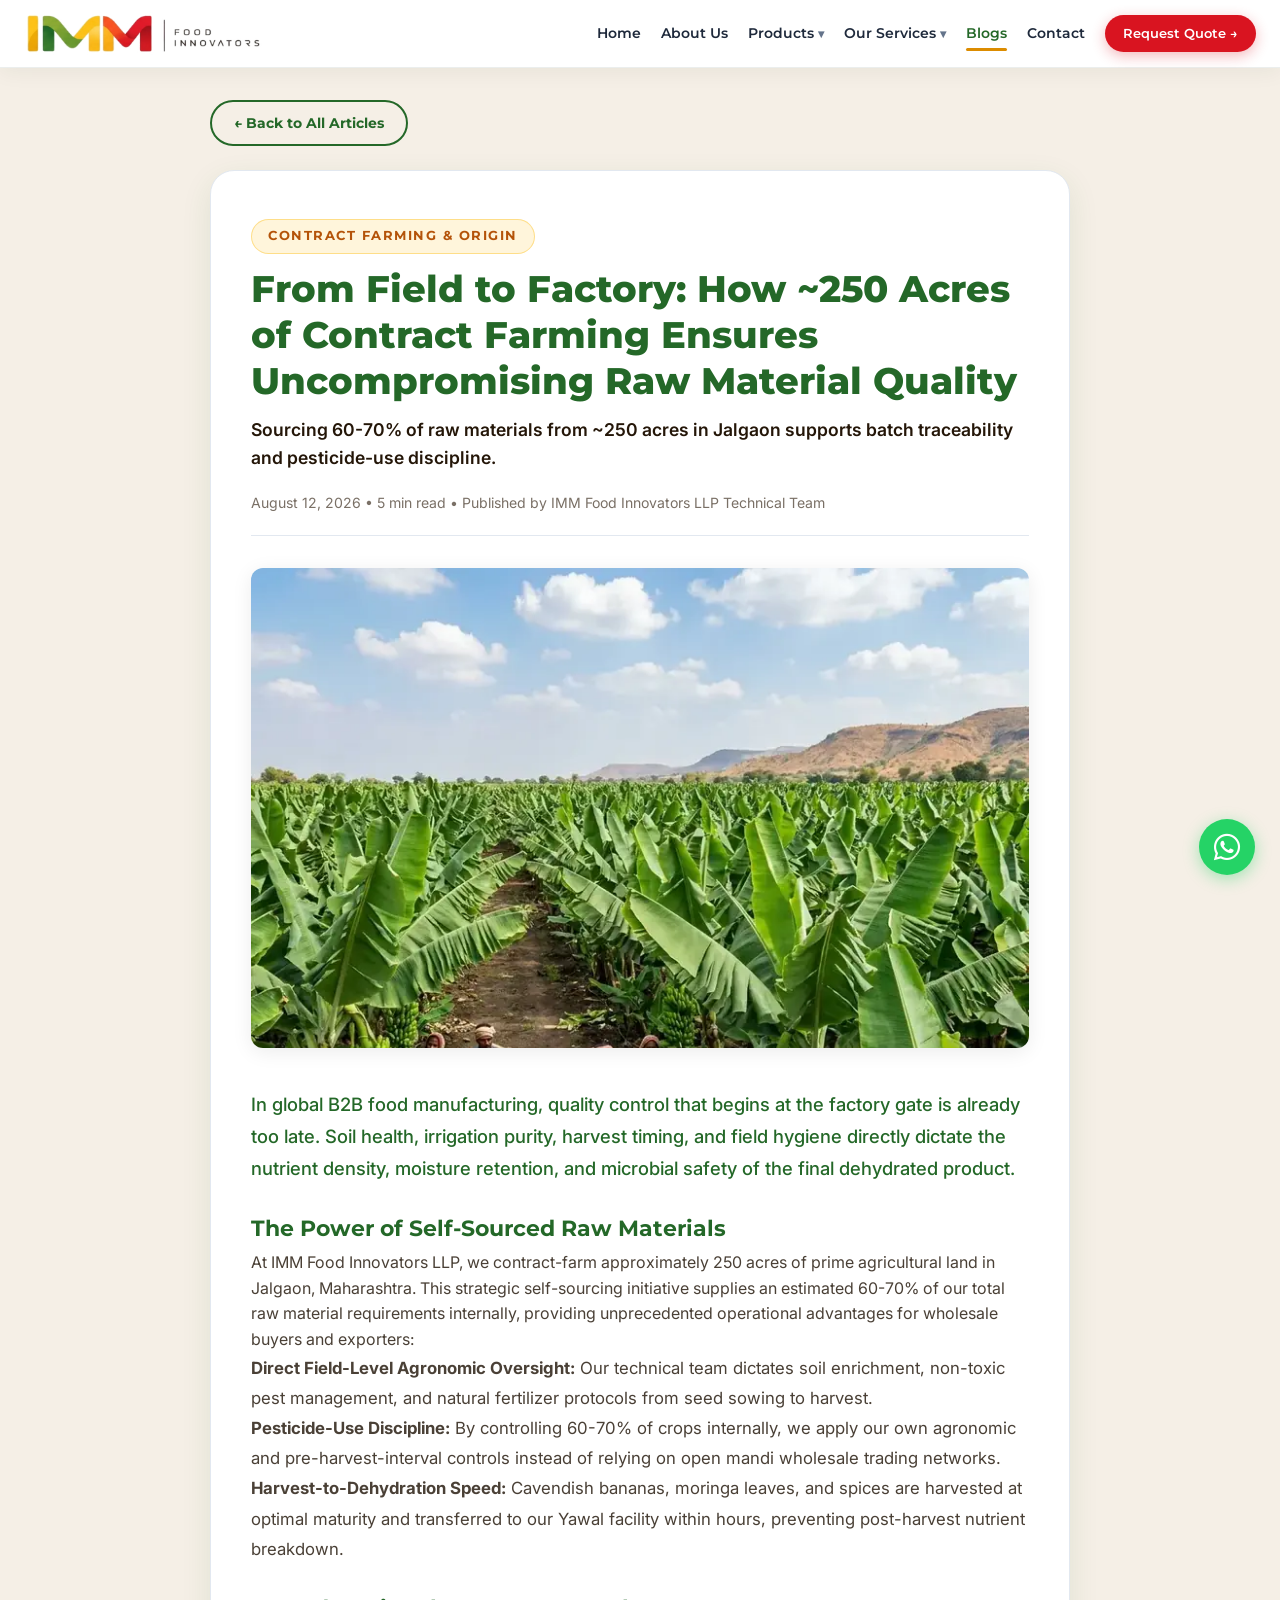
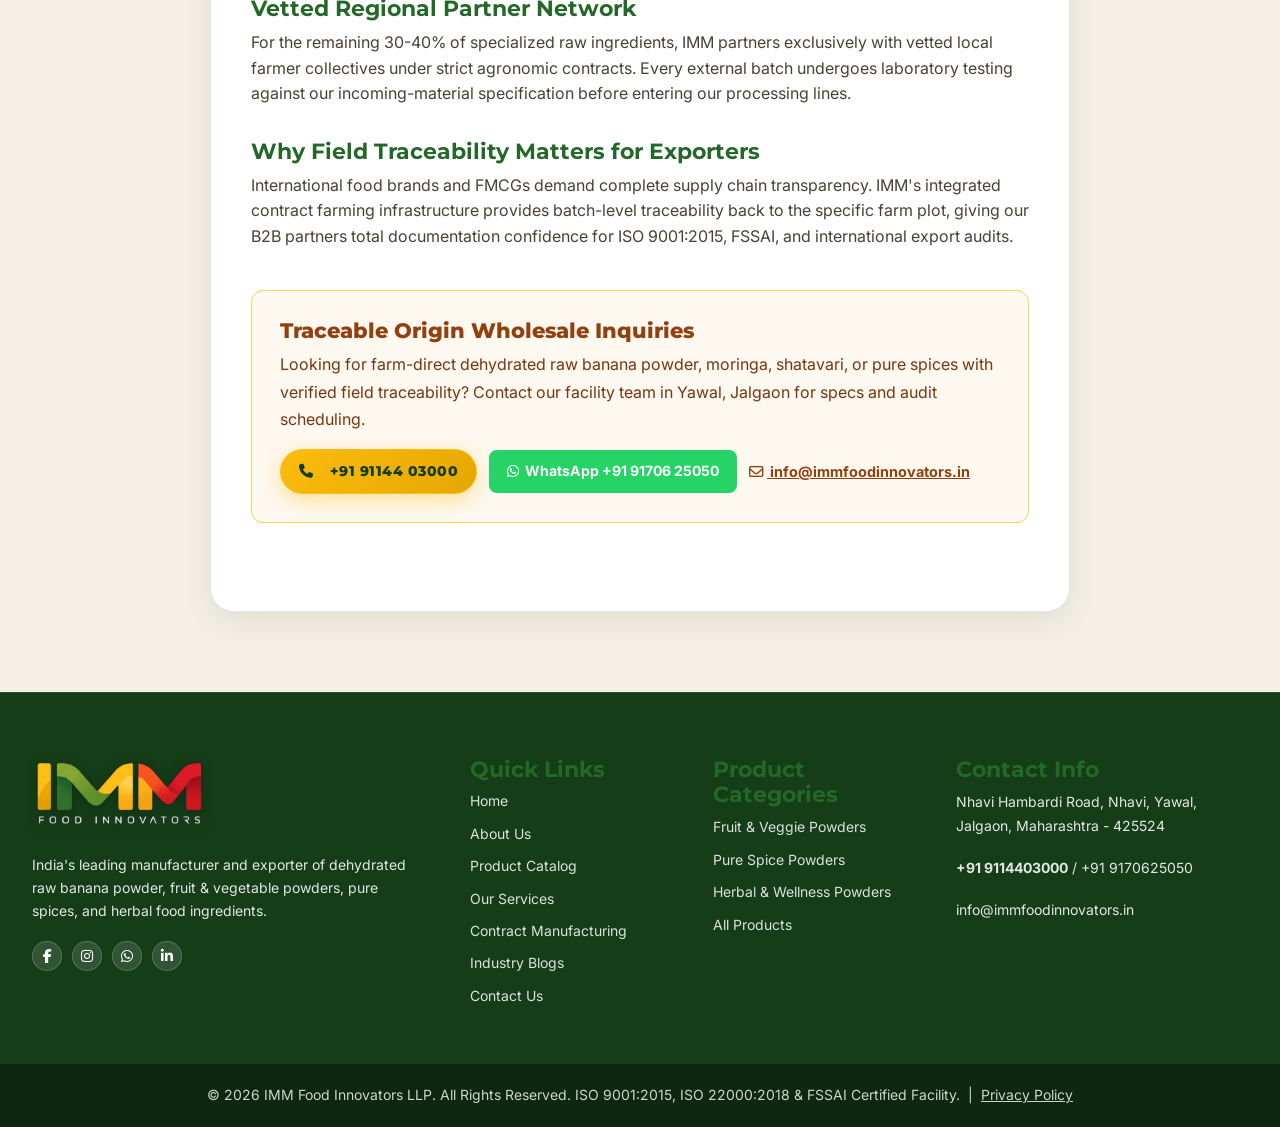
<file: contract-farming-quality-control-jalgaon.html>
<!DOCTYPE html>
<html lang="en">

<head>
    <meta charset="UTF-8">
    <meta name="viewport" content="width=device-width, initial-scale=1.0">
    <link rel="icon" href="images/favicon.webp?v=2.0" type="image/png">
    <link rel="icon" href="images/favicon.svg" type="image/svg+xml">
    <link rel="shortcut icon" href="images/favicon.ico">
    <link rel="apple-touch-icon" href="images/IMMLogo_icon.webp">
    <title>Contract Farming & Quality Control in Jalgaon | IMM Food</title>
    <meta name="description"
        content="How our ~250 acres of contract farming in Jalgaon support consistent raw material quality, pesticide-use discipline and batch traceability for export.">
    <meta name="keywords"
        content="contract farming Jalgaon, raw material quality control food processing, pesticide-compliant raw banana powder sourcing, farm direct spice supplier, supply chain traceability Jalgaon">
    <meta name="author" content="IMM Food Innovators LLP">
    <meta name="robots" content="index, follow, max-snippet:-1, max-image-preview:large, max-video-preview:-1">

    <!-- Geo Location Metadata -->
    <meta name="geo.region" content="IN-MH">
    <meta name="geo.placename" content="Jalgaon">
    <meta name="geo.position" content="21.1643;75.6980">
    <meta name="ICBM" content="21.1643, 75.6980">
    <link rel="canonical" href="https://www.immfoodinnovators.in/contract-farming-quality-control-jalgaon.html">

    <!-- Resource Hints -->
    <link rel="preconnect" href="https://cdnjs.cloudflare.com" crossorigin>
    <link rel="dns-prefetch" href="https://cdnjs.cloudflare.com">

    <!-- Font Awesome Icons & Main Styles -->
    <link rel="preload" href="https://cdnjs.cloudflare.com/ajax/libs/font-awesome/6.5.1/css/all.min.css" as="style" onload="this.onload=null;this.rel='stylesheet'" integrity="sha512-DTOQO9RWCH3ppGqcWaEA1BIZOC6xxalwEsw9c2QQeAIftl+Vegovlnee1c9QX4TctnWMn13TZye+giMm8e2LwA==" crossorigin="anonymous">
    <noscript><link rel="stylesheet" href="https://cdnjs.cloudflare.com/ajax/libs/font-awesome/6.5.1/css/all.min.css" integrity="sha512-DTOQO9RWCH3ppGqcWaEA1BIZOC6xxalwEsw9c2QQeAIftl+Vegovlnee1c9QX4TctnWMn13TZye+giMm8e2LwA==" crossorigin="anonymous"></noscript>
    <link rel="preconnect" href="https://fonts.googleapis.com">
    <link rel="preconnect" href="https://fonts.gstatic.com" crossorigin>
    <link rel="stylesheet" href="https://fonts.googleapis.com/css2?family=Montserrat:wght@500;600;700;800&family=Inter:wght@300;400;500;600;700&display=swap">
    <link rel="stylesheet" href="css/style.css?v=31.0">
    <link rel="stylesheet" href="css/components.css?v=31.0">
    <link rel="stylesheet" href="css/responsive.css?v=31.0">

    <!-- Open Graph / Facebook -->
    <meta property="og:type" content="article">
    <meta property="og:site_name" content="IMM Food Innovators LLP">
    <meta property="og:url" content="https://www.immfoodinnovators.in/contract-farming-quality-control-jalgaon.html">
    <meta property="og:title" content="From Field to Factory: How ~250 Acres of Contract Farming Ensures Uncompromising Quality">
    <meta property="og:description" content="How our ~250 acres of contract farming in Jalgaon support consistent raw material quality, pesticide-use discipline and batch traceability for export.">
    <meta property="og:image" content="https://www.immfoodinnovators.in/images/blog_contract_farming.webp">
    <meta property="og:image:alt" content="Contract Farming & Origin Jalgaon">
    <meta property="og:image:width" content="1200">
    <meta property="og:image:height" content="630">

    <!-- Twitter -->
    <meta property="twitter:card" content="summary_large_image">
    <meta property="twitter:url" content="https://www.immfoodinnovators.in/contract-farming-quality-control-jalgaon.html">
    <meta property="twitter:title" content="From Field to Factory: How ~250 Acres of Contract Farming Ensures Uncompromising Quality">
    <meta property="twitter:description" content="How IMM Food Innovators' ~250 acres of contract farming in Jalgaon supports raw material quality and batch traceability.">
    <meta property="twitter:image" content="https://www.immfoodinnovators.in/images/blog_contract_farming.webp">

    <!-- Schema Markup (JSON-LD) -->
    <script type="application/ld+json">
    [
      {
        "@context": "https://schema.org",
        "@type": "BlogPosting",
        "headline": "From Field to Factory: How ~250 Acres of Contract Farming Ensures Uncompromising Raw Material Quality",
        "description": "Sourcing 60-70% of raw materials from ~250 acres in Jalgaon supports batch traceability and pesticide-use discipline.",
        "image": "https://www.immfoodinnovators.in/images/blog_contract_farming.webp",
        "author": {
          "@type": "Organization",
          "name": "IMM Food Innovators LLP",
          "url": "https://www.immfoodinnovators.in"
        },
        "publisher": {
          "@type": "Organization",
          "name": "IMM Food Innovators LLP",
          "logo": {
            "@type": "ImageObject",
            "url": "https://www.immfoodinnovators.in/images/IMMLogo.webp"
          }
        },
        "datePublished": "2026-08-12",
        "dateModified": "2026-08-12",
        "mainEntityOfPage": {
          "@type": "WebPage",
          "@id": "https://www.immfoodinnovators.in/contract-farming-quality-control-jalgaon.html"
        }
      },
      {
        "@context": "https://schema.org",
        "@type": "BreadcrumbList",
        "itemListElement": [
          {
            "@type": "ListItem",
            "position": 1,
            "name": "Home",
            "item": "https://www.immfoodinnovators.in/"
          },
          {
            "@type": "ListItem",
            "position": 2,
            "name": "Blogs",
            "item": "https://www.immfoodinnovators.in/blogs.html"
          },
          {
            "@type": "ListItem",
            "position": 3,
            "name": "Contract Farming & Origin Jalgaon",
            "item": "https://www.immfoodinnovators.in/contract-farming-quality-control-jalgaon.html"
          }
        ]
      }
    ]
    </script>
</head>

<body>
    <div id="scroll-progress"></div>



    <!-- MAIN HEADER -->
    <header id="header">
        <div class="header-container">
            <a href="index.html" class="logo">
                <img src="images/IMMLogo_nav.webp" alt="IMM Food Innovators Logo" class="logo-img" loading="eager" width="1350" height="260">
            </a>
            <nav>
                <ul id="navMenu">
                    <li><a href="index.html" class="nav-link">Home</a></li>
                    <li><a href="index.html#about" class="nav-link">About Us</a></li>
                    <li class="nav-item dropdown">
                        <a href="products.html" class="nav-link">Products <span class="dropdown-arrow">▾</span></a>
                        <ul class="dropdown-menu">
                            <li><a href="products.html?category=powder" class="dropdown-item">Fruit & Veggie Powders</a></li>
                            <li><a href="products.html?category=spices" class="dropdown-item">Pure Spices</a></li>
                            <li><a href="products.html?category=herbal" class="dropdown-item">Herbal & Wellness</a></li>
                            <li><a href="products.html" class="dropdown-item">All Products</a></li>
                        </ul>
                    </li>
                    <li class="nav-item dropdown">
                        <a href="services.html" class="nav-link">Our Services <span class="dropdown-arrow">▾</span></a>
                        <ul class="dropdown-menu">
                            <li><a href="services.html#retail-packaging" class="dropdown-item">Retail Packaging Solutions</a></li>
                            <li><a href="services.html#bulk-packaging" class="dropdown-item">Bulk Export Packaging</a></li>
                            <li><a href="services.html#custom-blends" class="dropdown-item">Custom Blend Development</a></li>
                            <li><a href="services.html#contract-mfg" class="dropdown-item">Third-Party Contract Manufacturing</a></li>
                        </ul>
                    </li>
                    <li><a href="blogs.html" class="nav-link active">Blogs</a></li>
                    <li><a href="contact.html" class="nav-link">Contact</a></li>
                    <li class="nav-cta-item"><a href="contact.html" class="nav-cta-btn">Request Quote →</a></li>
                </ul>

            </nav>
            <div class="hamburger" id="hamburger">
                <span></span>
                <span></span>
                <span></span>
            </div>
        </div>
    </header>

    <!-- ARTICLE MAIN SECTION -->
    <main style="padding: 2rem 0 5rem 0; background: var(--bg-alt);">
        <div class="container" style="max-width: 900px; margin: 0 auto; padding: 0 1.25rem;">
            <div style="margin-bottom: 1.5rem;">
                <a href="blogs.html" class="btn-secondary" style="padding: 10px 22px; font-size: var(--font-size-sm);">← Back to All Articles</a>
            </div>

            <article style="background: #FFFFFF; border-radius: var(--radius-lg); padding: 3rem 2.5rem; box-shadow: var(--shadow-md); border: 1px solid var(--border-light);">
                <div class="section-badge badge-gold" style="margin-bottom: 0.75rem;">CONTRACT FARMING & ORIGIN</div>
                
                <h1 style="font-size: 2.3rem; line-height: 1.25; color: var(--primary-dark); font-weight: 800; margin-bottom: 0.75rem;">
                    From Field to Factory: How ~250 Acres of Contract Farming Ensures Uncompromising Raw Material Quality
                </h1>
                
                <p style="font-size: 1.1rem; color: var(--accent-gold-dark); font-weight: 600; margin-bottom: 1.25rem;">
                    Sourcing 60-70% of raw materials from ~250 acres in Jalgaon supports batch traceability and pesticide-use discipline.
                </p>

                <div style="font-size: 0.88rem; color: var(--text-muted); padding-bottom: 1.25rem; border-bottom: 1px solid var(--border-light); margin-bottom: 2rem;">
                    August 12, 2026 • 5 min read • Published by IMM Food Innovators LLP Technical Team
                </div>

                <div style="margin-bottom: 2.5rem; border-radius: 12px; overflow: hidden; max-height: 480px; box-shadow: 0 4px 20px rgba(0,0,0,0.08);">
                    <img src="images/blog_contract_farming.webp" alt="Contract Farming Quality Control Jalgaon" style="width: 100%; height: 100%; object-fit: cover;" loading="lazy" width="1024" height="1024">
                </div>

                <div style="color: var(--text-secondary); line-height: 1.8; font-size: 1.05rem;">
                    <p class="lead-text" style="font-size: 1.15rem; line-height: 1.75; color: var(--primary-dark); font-weight: 500; margin-bottom: 1.75rem;">
                        In global B2B food manufacturing, quality control that begins at the factory gate is already too late. Soil health, irrigation purity, harvest timing, and field hygiene directly dictate the nutrient density, moisture retention, and microbial safety of the final dehydrated product.
                    </p>

                    <h2 style="font-size: var(--font-size-xl); margin-top: 2rem; color: var(--primary-dark); font-weight: 700;">The Power of Self-Sourced Raw Materials</h2>
                    <p>At IMM Food Innovators LLP, we contract-farm approximately 250 acres of prime agricultural land in Jalgaon, Maharashtra. This strategic self-sourcing initiative supplies an estimated 60-70% of our total raw material requirements internally, providing unprecedented operational advantages for wholesale buyers and exporters:</p>
                    <ul style="line-height: 1.8; margin-bottom: 1.5rem;">
                        <li><strong>Direct Field-Level Agronomic Oversight:</strong> Our technical team dictates soil enrichment, non-toxic pest management, and natural fertilizer protocols from seed sowing to harvest.</li>
                        <li><strong>Pesticide-Use Discipline:</strong> By controlling 60-70% of crops internally, we apply our own agronomic and pre-harvest-interval controls instead of relying on open mandi wholesale trading networks.</li>
                        <li><strong>Harvest-to-Dehydration Speed:</strong> Cavendish bananas, moringa leaves, and spices are harvested at optimal maturity and transferred to our Yawal facility within hours, preventing post-harvest nutrient breakdown.</li>
                    </ul>

                    <h2 style="font-size: var(--font-size-xl); margin-top: 2rem; color: var(--primary-dark); font-weight: 700;">Vetted Regional Partner Network</h2>
                    <p>For the remaining 30-40% of specialized raw ingredients, IMM partners exclusively with vetted local farmer collectives under strict agronomic contracts. Every external batch undergoes laboratory testing against our incoming-material specification before entering our processing lines.</p>

                    <h2 style="font-size: var(--font-size-xl); margin-top: 2rem; color: var(--primary-dark); font-weight: 700;">Why Field Traceability Matters for Exporters</h2>
                    <p>International food brands and FMCGs demand complete supply chain transparency. IMM's integrated contract farming infrastructure provides batch-level traceability back to the specific farm plot, giving our B2B partners total documentation confidence for ISO 9001:2015, FSSAI, and international export audits.</p>
                </div>

                <div style="background: #FDF8F0; border: 1px solid #FCD34D; border-radius: 12px; padding: 1.75rem; margin: 2.5rem 0;">
                    <h2 style="margin-top: 0; color: #92400E; font-size: 1.3rem; font-weight: 800;">Traceable Origin Wholesale Inquiries</h2>
                    <p style="color: #78350F; line-height: 1.7; margin-bottom: 1rem; font-size: 1rem;">
                        Looking for farm-direct dehydrated raw banana powder, moringa, shatavari, or pure spices with verified field traceability? Contact our facility team in Yawal, Jalgaon for specs and audit scheduling.
                    </p>
                    <div style="display: flex; flex-wrap: wrap; gap: 12px; align-items: center;">
                        <a href="tel:+919114403000" class="btn-primary" style="padding: 10px 18px; font-size: 0.88rem; text-decoration: none;"><i class="fa-solid fa-phone" style="margin-right: 6px;"></i> +91 91144 03000</a>
                        <a href="https://wa.me/919170625050" target="_blank" rel="noopener noreferrer" style="padding: 10px 18px; font-size: 0.88rem; background: #25D366; color: white; border-radius: var(--radius-sm); font-weight: 700; text-decoration: none; display: inline-flex; align-items: center;"><i class="fa-brands fa-whatsapp" style="margin-right: 6px;"></i> WhatsApp +91 91706 25050</a>
                        <a href="mailto:info@immfoodinnovators.in" style="color: #92400E; font-weight: 700; text-decoration: underline; font-size: 0.9rem;"><i class="fa-regular fa-envelope" style="margin-right: 4px;"></i> info@immfoodinnovators.in</a>
                    </div>
                </div>
            </article>
        </div>
    </main>

    <!-- FOOTER -->
    <footer>
        <div class="footer-grid">
            <div class="footer-col">
                <div class="footer-logo">
                    <a href="index.html" aria-label="IMM Food Innovators Home">
                        <img src="images/IMMLogo_footer.webp" alt="IMM Food Innovators Logo" class="footer-logo-img" loading="lazy" width="1015" height="442">
                    </a>
                </div>
                <p>India's leading manufacturer and exporter of dehydrated raw banana powder, fruit & vegetable powders, pure spices, and herbal food ingredients.</p>
                <div class="top-bar-social" style="justify-content: flex-start; margin-top: 1rem;">
                    <a href="https://www.facebook.com/profile.php?id=61581102029221" target="_blank" rel="noopener noreferrer" title="Facebook" aria-label="Facebook" class="social-facebook"><i class="fa-brands fa-facebook-f"></i></a>
                    <a href="https://www.instagram.com/imm_food_innovators" target="_blank" rel="noopener noreferrer" title="Instagram" aria-label="Instagram" class="social-instagram"><i class="fa-brands fa-instagram"></i></a>
                    <a href="https://wa.me/919114403000" target="_blank" rel="noopener noreferrer" title="WhatsApp" aria-label="WhatsApp" class="social-whatsapp"><i class="fa-brands fa-whatsapp"></i></a>
                    <a href="https://www.linkedin.com/company/138713943/admin/page-posts/published/" target="_blank" rel="noopener noreferrer" title="LinkedIn" aria-label="LinkedIn" class="social-linkedin"><i class="fa-brands fa-linkedin-in"></i></a>
                </div>
            </div>

            <div class="footer-col">
                <h2 style="font-size: var(--font-size-xl);">Quick Links</h2>
                <div class="footer-links">
                    <a href="index.html">Home</a>
                    <a href="index.html#about">About Us</a>
                    <a href="products.html">Product Catalog</a>
                    <a href="services.html">Our Services</a>
                    <a href="services.html#contract-mfg">Contract Manufacturing</a>
                    <a href="blogs.html">Industry Blogs</a>
                    <a href="contact.html">Contact Us</a>
                </div>
            </div>

            <div class="footer-col">
                <h2 style="font-size: var(--font-size-xl);">Product Categories</h2>
                <div class="footer-links">
                    <a href="products.html?category=powder">Fruit & Veggie Powders</a>
                    <a href="products.html?category=spices">Pure Spice Powders</a>
                    <a href="products.html?category=herbal">Herbal & Wellness Powders</a>
                    <a href="products.html">All Products</a>
                </div>
            </div>

            <div class="footer-col">
                <h2 style="font-size: var(--font-size-xl);">Contact Info</h2>
                <p>Nhavi Hambardi Road, Nhavi, Yawal, Jalgaon, Maharashtra - 425524</p>
                <p><a href="tel:+919114403000" style="color:inherit; font-weight: 700;">+91 9114403000</a> / <a href="tel:+919170625050" style="color:inherit;">+91 9170625050</a></p>
                <p><a href="mailto:info@immfoodinnovators.in" style="color:inherit;">info@immfoodinnovators.in</a></p>
            </div>
        </div>

        <div class="footer-bottom">
            <p>© 2026 IMM Food Innovators LLP. All Rights Reserved. ISO 9001:2015, ISO 22000:2018 & FSSAI Certified Facility. &nbsp;|&nbsp; <a href="privacy.html" style="color: inherit; text-decoration: underline;">Privacy Policy</a></p>
        </div>
    </footer>

    <!-- MODAL FOR BLOG READER & CERTIFICATES -->
    <div class="modal-overlay" id="modalOverlay">
        <div class="modal-container">
            <button class="modal-close" id="modalClose" aria-label="Close modal">✕</button>
            <div id="modalBody"></div>
        </div>
    </div>

    <script src="js/main.js?v=31.0"></script>
<a href="https://wa.me/919114403000?text=Hi%20IMM%20Food%20Innovators%2C%20I%20am%20interested%20in%20bulk%20purchasing%2Fexport%20specifications"
   target="_blank" rel="noopener noreferrer" aria-label="Chat with Export Sales on WhatsApp"
   style="position:fixed;bottom:25px;right:25px;z-index:9999;background:#25D366;color:#FFFFFF;
          width:56px;height:56px;border-radius:50%;display:flex;align-items:center;justify-content:center;
          font-size:30px;box-shadow:0 4px 16px rgba(37,211,102,0.4);text-decoration:none;">
  <i class="fa-brands fa-whatsapp"></i>
</a>
</body>

</html>
</file>
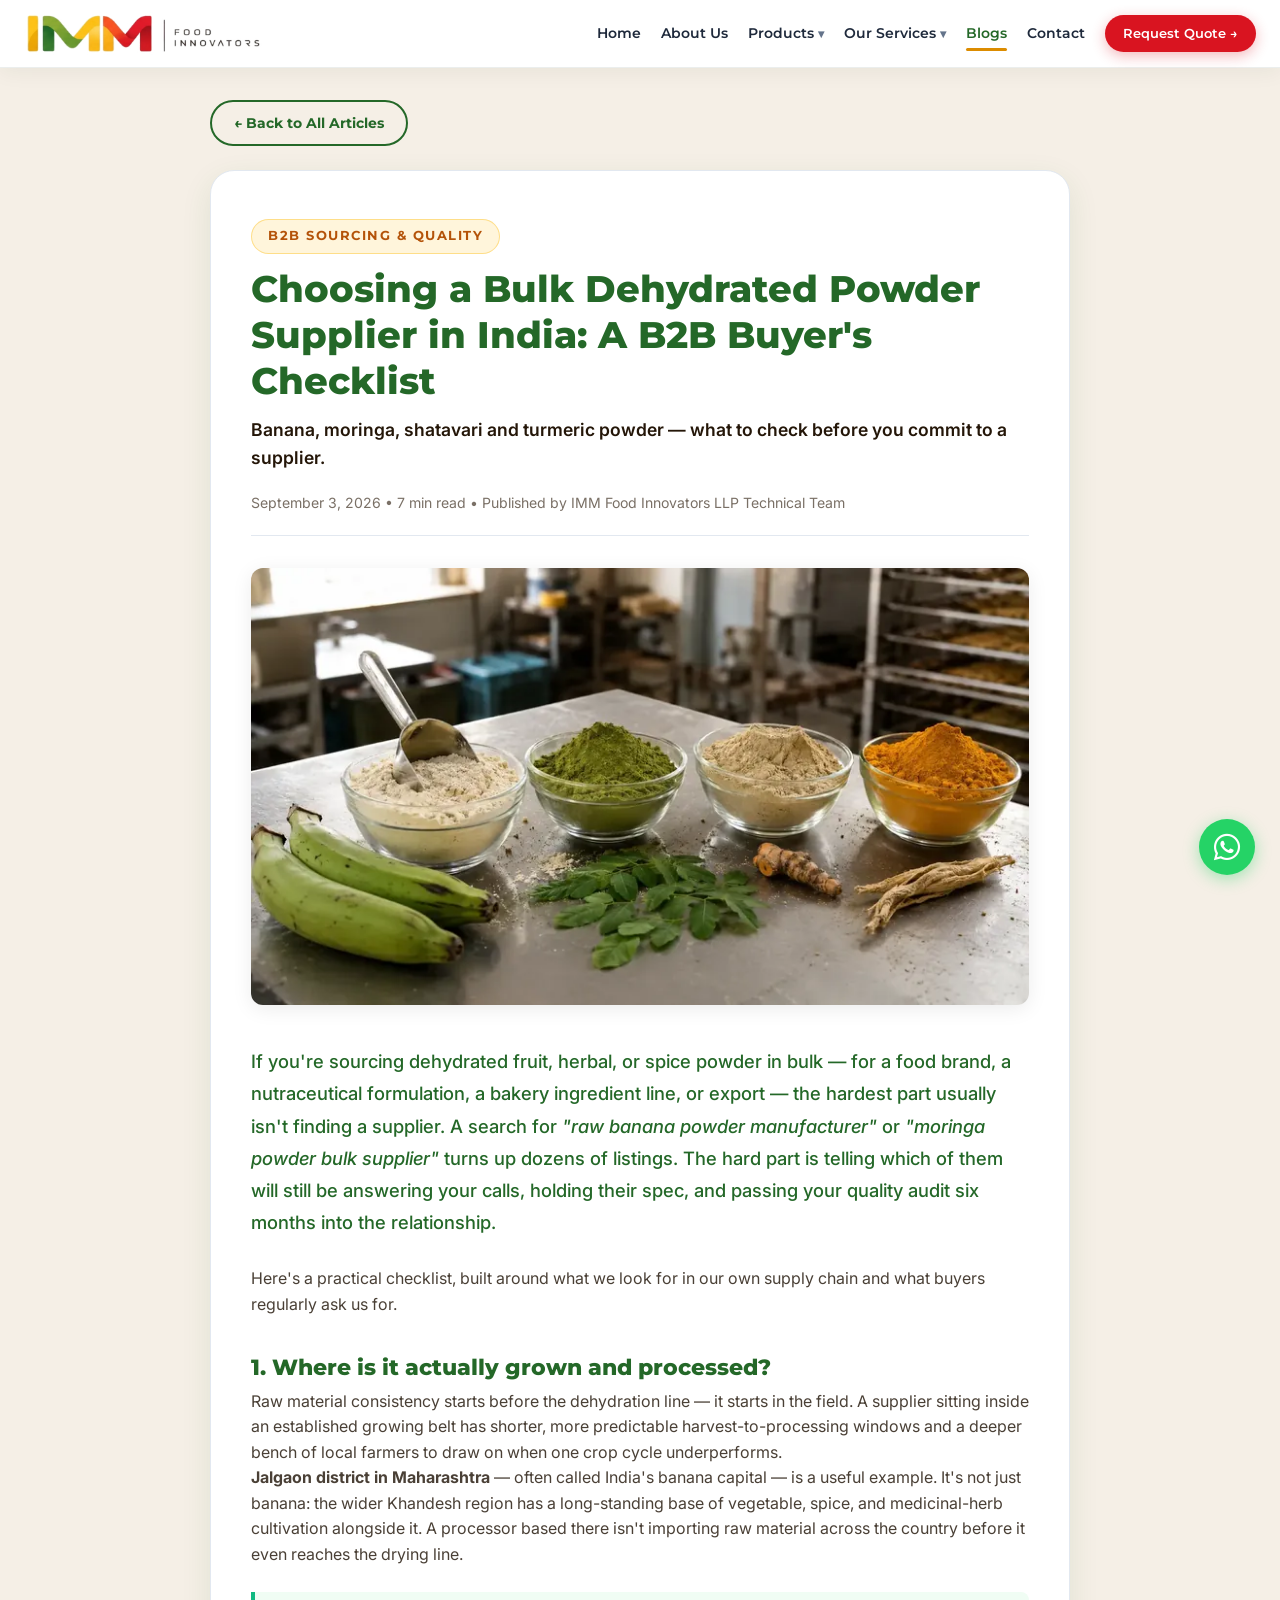
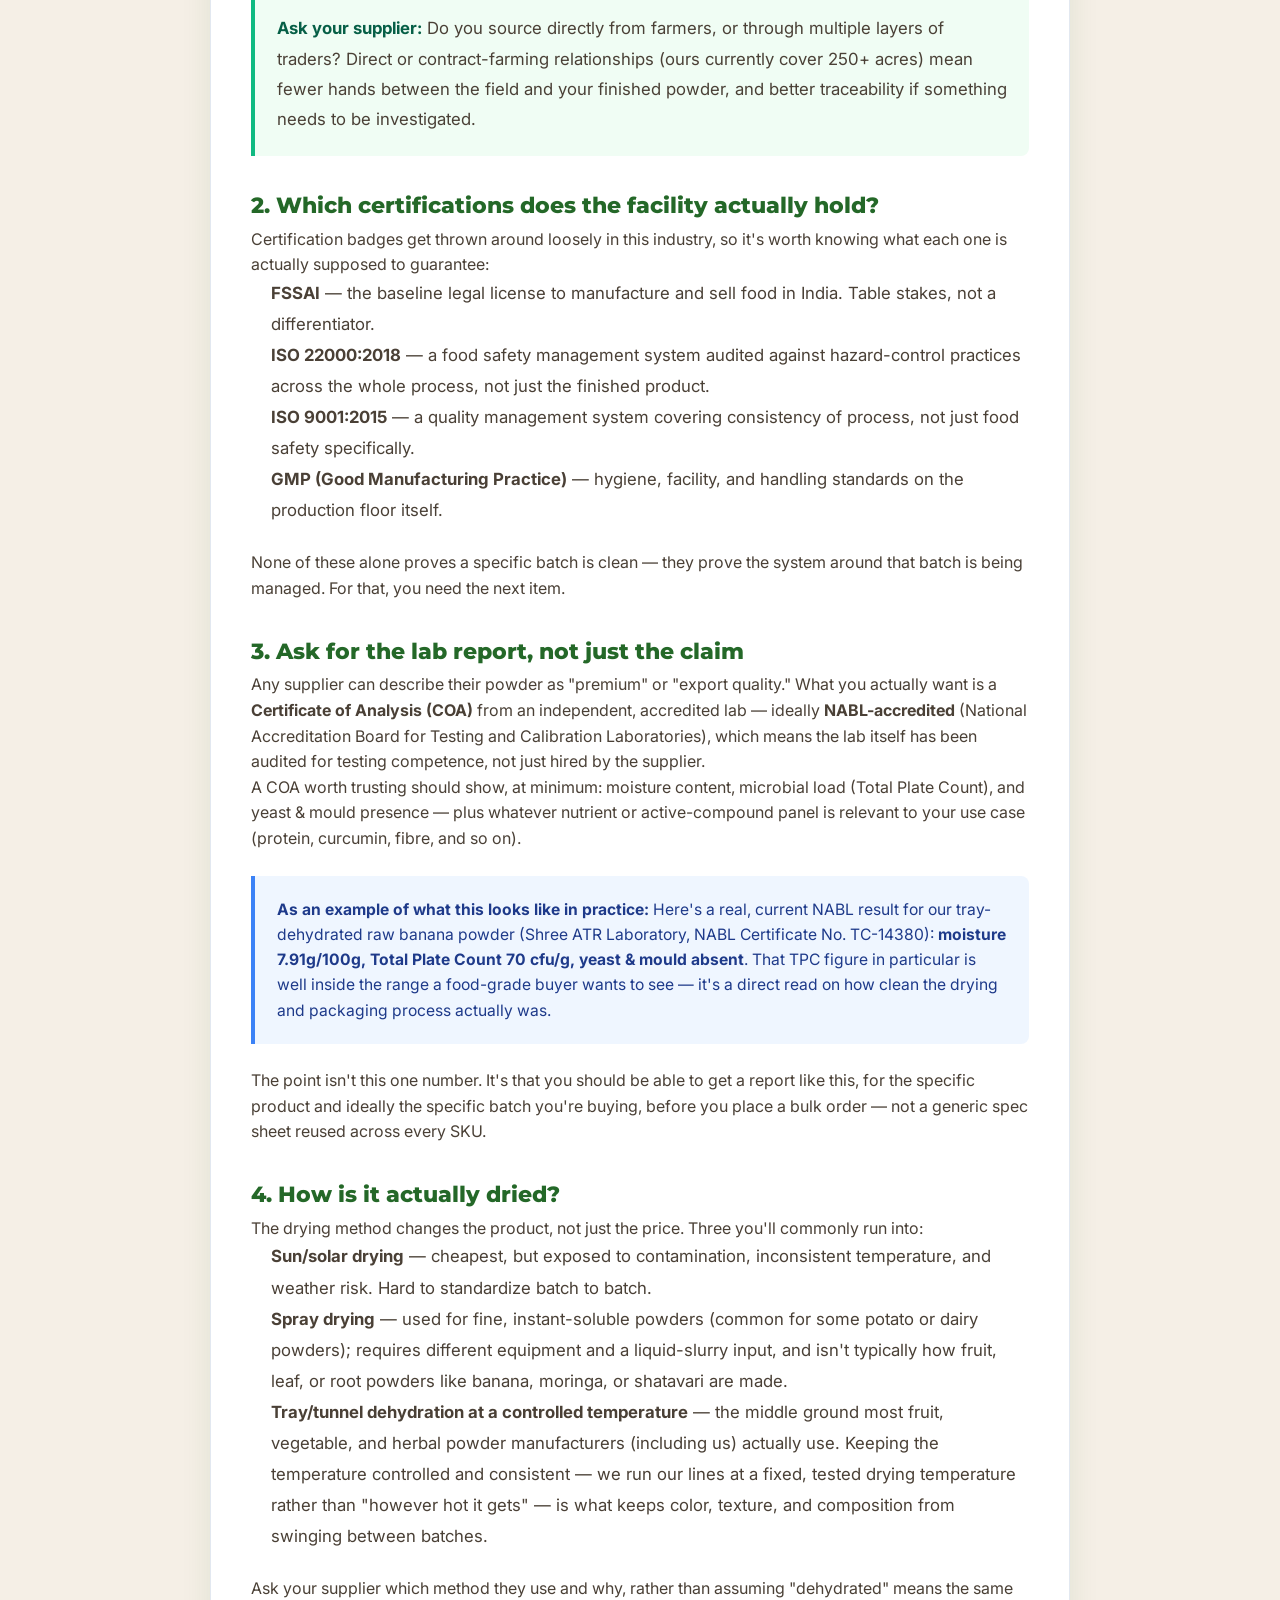
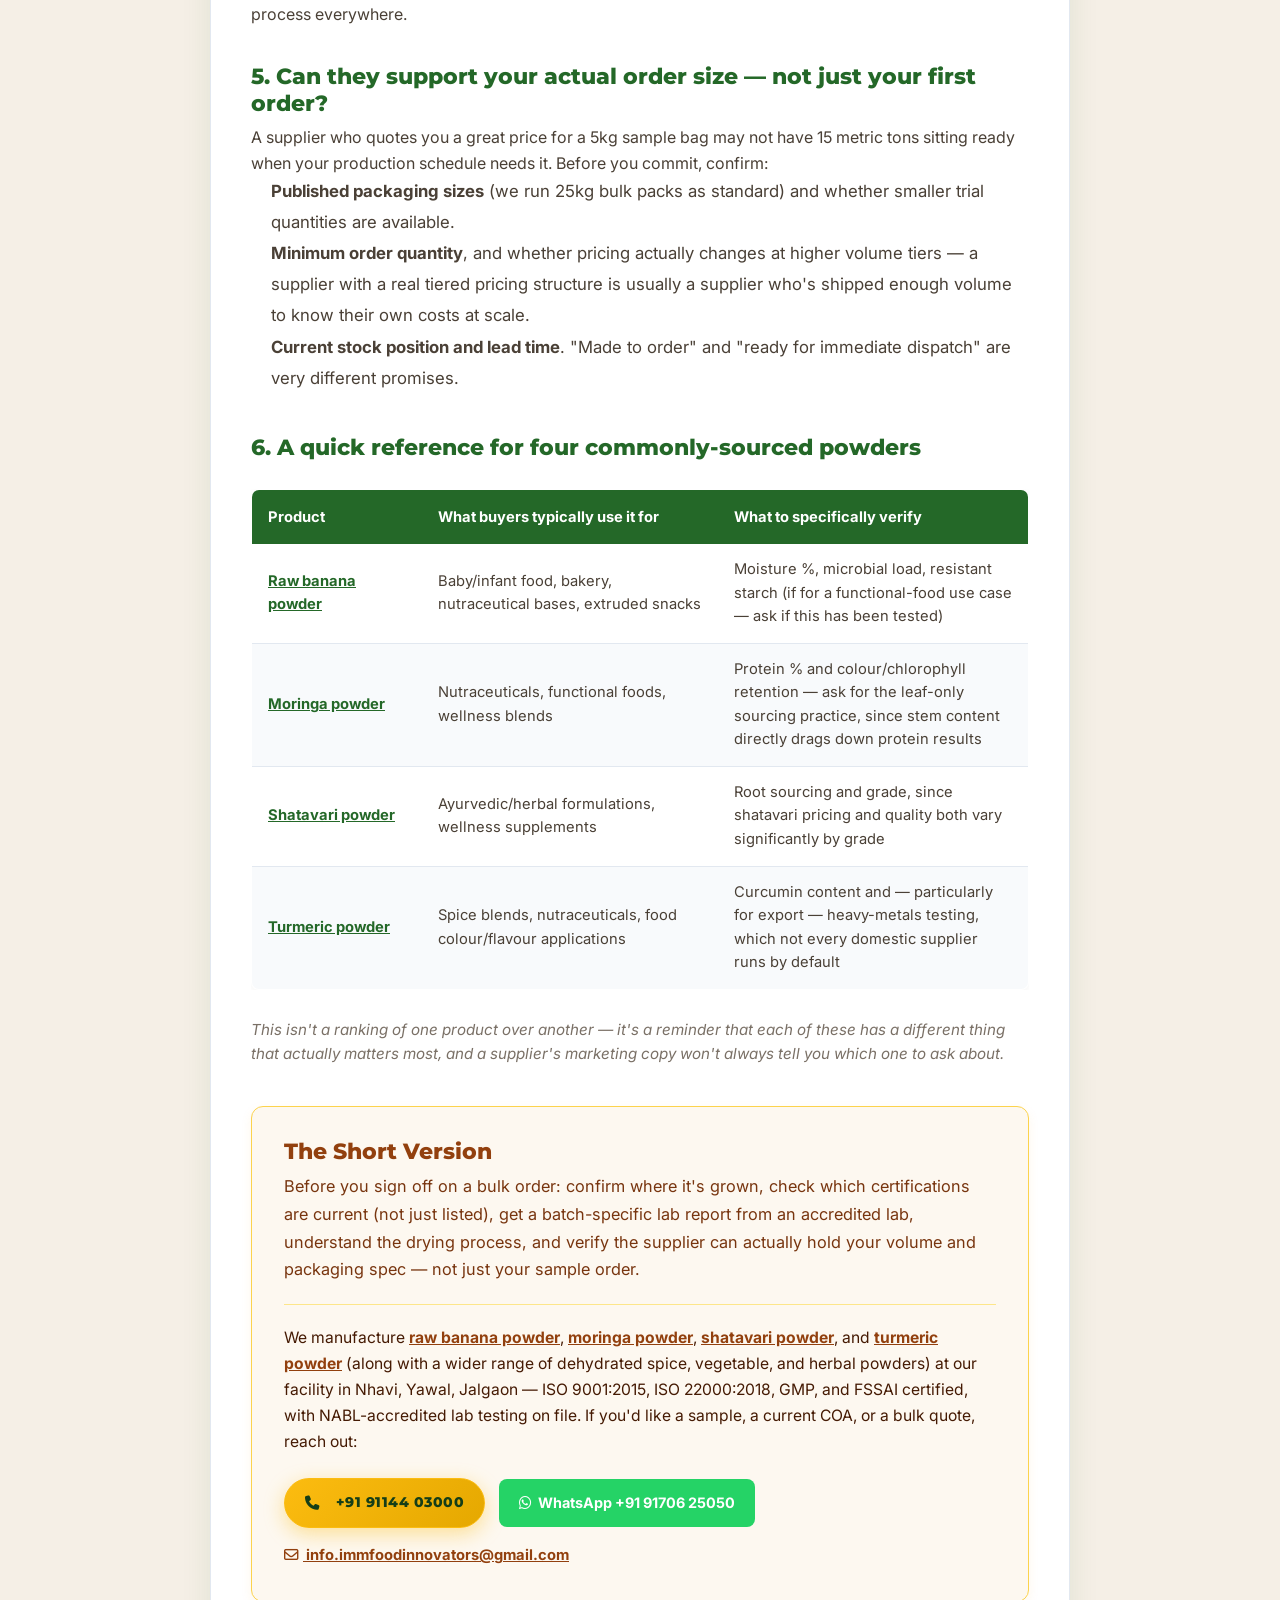
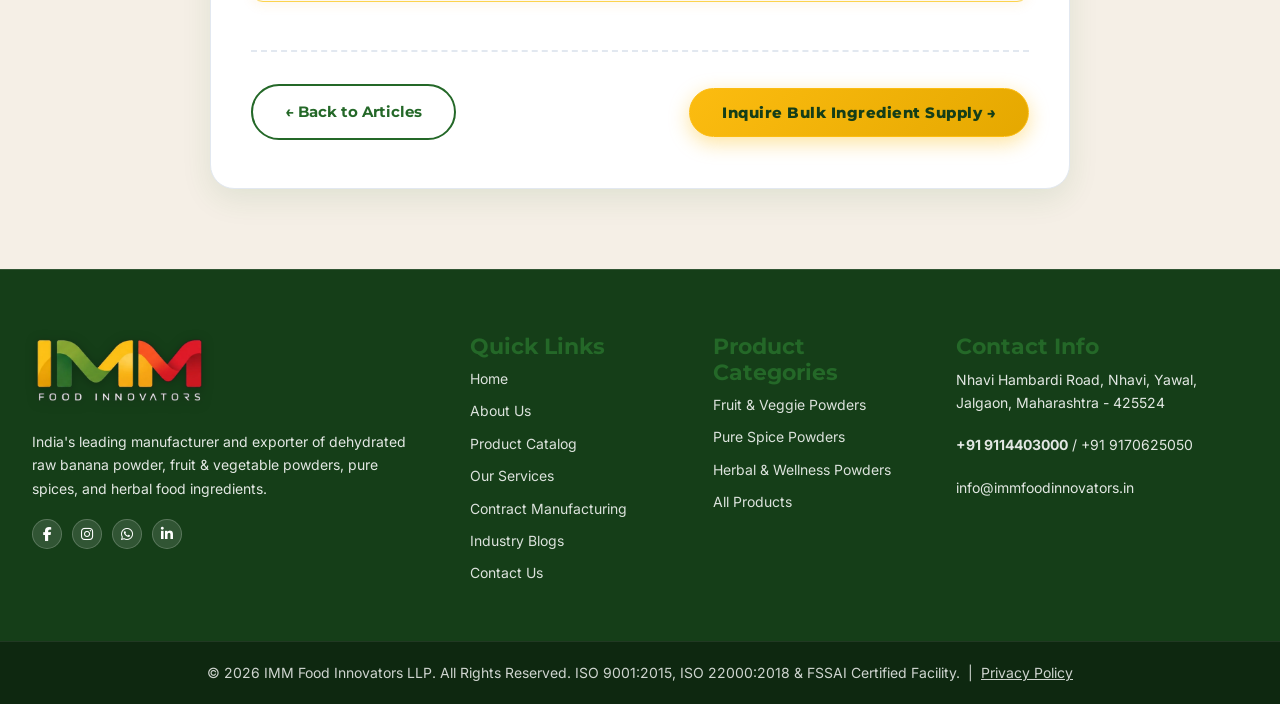
<file: dehydrated-powder-supplier-buyers-guide-india.html>
<!DOCTYPE html>
<html lang="en">

<head>
    <meta charset="UTF-8">
    <meta name="viewport" content="width=device-width, initial-scale=1.0">
    <link rel="icon" href="images/favicon.webp?v=2.0" type="image/png">
    <link rel="icon" href="images/favicon.svg" type="image/svg+xml">
    <link rel="shortcut icon" href="images/favicon.ico">
    <link rel="apple-touch-icon" href="images/IMMLogo_icon.webp">
    <title>Dehydrated Food Powder Sourcing Guide India | IMM</title>
    <meta name="description"
        content="Checklist for sourcing bulk banana, moringa & turmeric powder in India: NABL lab reports, FSSAI compliance & low-temp dehydration.">
    <meta name="keywords"
        content="bulk dehydrated powder supplier India, moringa powder bulk supplier, raw banana powder manufacturer India, shatavari powder supplier, turmeric powder manufacturer FSSAI certified, ISO certified dehydrated powder manufacturer">
    <meta name="author" content="IMM Food Innovators LLP">
    <meta name="robots" content="index, follow, max-snippet:-1, max-image-preview:large, max-video-preview:-1">

    <!-- Geo Location Metadata -->
    <meta name="geo.region" content="IN-MH">
    <meta name="geo.placename" content="Jalgaon">
    <meta name="geo.position" content="21.1643;75.6980">
    <meta name="ICBM" content="21.1643, 75.6980">
    <link rel="canonical" href="https://www.immfoodinnovators.in/dehydrated-powder-supplier-buyers-guide-india.html">

    <!-- Resource Hints -->
    <link rel="preconnect" href="https://cdnjs.cloudflare.com" crossorigin>
    <link rel="dns-prefetch" href="https://cdnjs.cloudflare.com">

    <!-- Font Awesome Icons & Main Styles -->
    <link rel="preload" href="https://cdnjs.cloudflare.com/ajax/libs/font-awesome/6.5.1/css/all.min.css" as="style" onload="this.onload=null;this.rel='stylesheet'" integrity="sha512-DTOQO9RWCH3ppGqcWaEA1BIZOC6xxalwEsw9c2QQeAIftl+Vegovlnee1c9QX4TctnWMn13TZye+giMm8e2LwA==" crossorigin="anonymous">
    <noscript><link rel="stylesheet" href="https://cdnjs.cloudflare.com/ajax/libs/font-awesome/6.5.1/css/all.min.css" integrity="sha512-DTOQO9RWCH3ppGqcWaEA1BIZOC6xxalwEsw9c2QQeAIftl+Vegovlnee1c9QX4TctnWMn13TZye+giMm8e2LwA==" crossorigin="anonymous"></noscript>
    <link rel="preconnect" href="https://fonts.googleapis.com">
    <link rel="preconnect" href="https://fonts.gstatic.com" crossorigin>
    <link rel="stylesheet" href="https://fonts.googleapis.com/css2?family=Montserrat:wght@500;600;700;800&family=Inter:wght@300;400;500;600;700&display=swap">
    <link rel="stylesheet" href="css/style.css?v=31.0">
    <link rel="stylesheet" href="css/components.css?v=31.0">
    <link rel="stylesheet" href="css/responsive.css?v=31.0">

    <!-- Open Graph / Facebook -->
    <meta property="og:type" content="article">
    <meta property="og:site_name" content="IMM Food Innovators LLP">
    <meta property="og:url" content="https://www.immfoodinnovators.in/dehydrated-powder-supplier-buyers-guide-india.html">
    <meta property="og:title" content="Bulk Dehydrated Powder Supplier India | B2B Buyer Sourcing Guide">
    <meta property="og:description" content="A practical checklist for sourcing bulk banana, moringa, shatavari & turmeric powder in India — certifications, lab reports, and drying process explained.">
    <meta property="og:image" content="https://www.immfoodinnovators.in/images/blog_b2b_dehydrated_powder_checklist.webp">
    <meta property="og:image:alt" content="Bulk Dehydrated Powder Supplier India B2B Buyer Guide">
    <meta property="og:image:width" content="1200">
    <meta property="og:image:height" content="630">

    <!-- Twitter -->
    <meta property="twitter:card" content="summary_large_image">
    <meta property="twitter:url" content="https://www.immfoodinnovators.in/dehydrated-powder-supplier-buyers-guide-india.html">
    <meta property="twitter:title" content="Bulk Dehydrated Powder Supplier India | B2B Buyer Sourcing Guide">
    <meta property="twitter:description" content="A practical checklist for sourcing bulk banana, moringa, shatavari & turmeric powder in India — certifications, lab reports, and drying process explained.">
    <meta property="twitter:image" content="https://www.immfoodinnovators.in/images/blog_b2b_dehydrated_powder_checklist.webp">

    <!-- Schema Markup (JSON-LD) -->
    <script type="application/ld+json">
    [
      {
        "@context": "https://schema.org",
        "@type": "BlogPosting",
        "headline": "Choosing a Bulk Dehydrated Powder Supplier in India: A B2B Buyer's Checklist",
        "description": "A practical checklist for sourcing bulk banana, moringa, shatavari & turmeric powder in India — certifications, lab reports, and drying process explained.",
        "image": "https://www.immfoodinnovators.in/images/blog_b2b_dehydrated_powder_checklist.webp",
        "author": {
          "@type": "Organization",
          "name": "IMM Food Innovators LLP",
          "url": "https://www.immfoodinnovators.in"
        },
        "publisher": {
          "@type": "Organization",
          "name": "IMM Food Innovators LLP",
          "logo": {
            "@type": "ImageObject",
            "url": "https://www.immfoodinnovators.in/images/IMMLogo.webp"
          }
        },
        "datePublished": "2026-09-03",
        "dateModified": "2026-09-03",
        "mainEntityOfPage": {
          "@type": "WebPage",
          "@id": "https://www.immfoodinnovators.in/dehydrated-powder-supplier-buyers-guide-india.html"
        }
      },
      {
        "@context": "https://schema.org",
        "@type": "BreadcrumbList",
        "itemListElement": [
          {
            "@type": "ListItem",
            "position": 1,
            "name": "Home",
            "item": "https://www.immfoodinnovators.in/"
          },
          {
            "@type": "ListItem",
            "position": 2,
            "name": "Blogs",
            "item": "https://www.immfoodinnovators.in/blogs.html"
          },
          {
            "@type": "ListItem",
            "position": 3,
            "name": "Dehydrated Powder Sourcing Guide",
            "item": "https://www.immfoodinnovators.in/dehydrated-powder-supplier-buyers-guide-india.html"
          }
        ]
      }
    ]
    </script>
</head>

<body>
    <div id="scroll-progress"></div>



    <!-- MAIN HEADER -->
    <header id="header">
        <div class="header-container">
            <a href="index.html" class="logo">
                <img src="images/IMMLogo_nav.webp" alt="IMM Food Innovators Logo" class="logo-img" loading="eager" width="1350" height="260">
            </a>
            <nav>
                <ul id="navMenu">
                    <li><a href="index.html" class="nav-link">Home</a></li>
                    <li><a href="index.html#about" class="nav-link">About Us</a></li>
                    <!-- PRODUCTS DROPDOWN MENU -->
                    <li class="nav-item dropdown">
                        <a href="products.html" class="nav-link">Products <span class="dropdown-arrow">▾</span></a>
                        <ul class="dropdown-menu">
                            <li><a href="products.html?category=powder" class="dropdown-item">Fruit & Veggie Powders</a></li>
                            <li><a href="products.html?category=spices" class="dropdown-item">Pure Spices</a></li>
                            <li><a href="products.html?category=herbal" class="dropdown-item">Herbal & Wellness</a></li>
                            <li><a href="products.html" class="dropdown-item">All Products</a></li>
                        </ul>
                    </li>
                    
                    <!-- OUR SERVICES DROPDOWN MENU -->
                    <li class="nav-item dropdown">
                        <a href="services.html" class="nav-link">Our Services <span class="dropdown-arrow">▾</span></a>
                        <ul class="dropdown-menu">
                            <li><a href="services.html#retail-packaging" class="dropdown-item">Retail Packaging Solutions</a></li>
                            <li><a href="services.html#bulk-packaging" class="dropdown-item">Bulk Export Packaging</a></li>
                            <li><a href="services.html#custom-blends" class="dropdown-item">Custom Blend Development</a></li>
                            <li><a href="services.html#contract-mfg" class="dropdown-item">Third-Party Contract Manufacturing</a></li>
                        </ul>
                    </li>

                    <li><a href="blogs.html" class="nav-link active">Blogs</a></li>
                    <li><a href="contact.html" class="nav-link">Contact</a></li>
                    <li class="nav-cta-item"><a href="contact.html" class="nav-cta-btn">Request Quote →</a></li>
                </ul>

            </nav>
            <div class="hamburger" id="hamburger">
                <span></span>
                <span></span>
                <span></span>
            </div>
        </div>
    </header>

    <!-- ARTICLE MAIN SECTION -->
    <main style="padding: 2rem 0 5rem 0; background: var(--bg-alt);">
        <div class="container" style="max-width: 900px; margin: 0 auto; padding: 0 1.25rem;">
            <div style="margin-bottom: 1.5rem;">
                <a href="blogs.html" class="btn-secondary" style="padding: 10px 22px; font-size: var(--font-size-sm);">← Back to All Articles</a>
            </div>

            <article style="background: #FFFFFF; border-radius: var(--radius-lg); padding: 3rem 2.5rem; box-shadow: var(--shadow-md); border: 1px solid var(--border-light);">
                <div class="section-badge badge-gold" style="margin-bottom: 0.75rem;">B2B SOURCING & QUALITY</div>
                
                <h1 style="font-size: 2.3rem; line-height: 1.25; color: var(--primary-dark); font-weight: 800; margin-bottom: 0.75rem;">
                    Choosing a Bulk Dehydrated Powder Supplier in India: A B2B Buyer's Checklist
                </h1>
                
                <p style="font-size: 1.1rem; color: var(--accent-gold-dark); font-weight: 600; margin-bottom: 1.25rem;">
                    Banana, moringa, shatavari and turmeric powder — what to check before you commit to a supplier.
                </p>

                <div style="font-size: 0.88rem; color: var(--text-muted); padding-bottom: 1.25rem; border-bottom: 1px solid var(--border-light); margin-bottom: 2rem;">
                    September 3, 2026 • 7 min read • Published by IMM Food Innovators LLP Technical Team
                </div>

                <div style="margin-bottom: 2.5rem; border-radius: 12px; overflow: hidden; max-height: 480px; box-shadow: 0 4px 20px rgba(0,0,0,0.08);">
                    <img src="images/blog_b2b_dehydrated_powder_checklist.webp" alt="Choosing a Bulk Dehydrated Powder Supplier in India" style="width: 100%; height: 100%; object-fit: cover;" loading="lazy" width="1600" height="900">
                </div>

                <div style="color: var(--text-secondary); line-height: 1.8; font-size: 1.05rem;">
                    <p class="lead-text" style="font-size: 1.15rem; line-height: 1.75; color: var(--primary-dark); font-weight: 500; margin-bottom: 1.75rem;">
                        If you're sourcing dehydrated fruit, herbal, or spice powder in bulk — for a food brand, a nutraceutical formulation, a bakery ingredient line, or export — the hardest part usually isn't finding a supplier. A search for <em>"raw banana powder manufacturer"</em> or <em>"moringa powder bulk supplier"</em> turns up dozens of listings. The hard part is telling which of them will still be answering your calls, holding their spec, and passing your quality audit six months into the relationship.
                    </p>

                    <p>Here's a practical checklist, built around what we look for in our own supply chain and what buyers regularly ask us for.</p>

                    <h2 style="margin-top: 2.25rem; color: var(--primary-dark); font-weight: 800; font-size: 1.4rem;">1. Where is it actually grown and processed?</h2>
                    <p>Raw material consistency starts before the dehydration line — it starts in the field. A supplier sitting inside an established growing belt has shorter, more predictable harvest-to-processing windows and a deeper bench of local farmers to draw on when one crop cycle underperforms.</p>
                    <p><strong>Jalgaon district in Maharashtra</strong> — often called India's banana capital — is a useful example. It's not just banana: the wider Khandesh region has a long-standing base of vegetable, spice, and medicinal-herb cultivation alongside it. A processor based there isn't importing raw material across the country before it even reaches the drying line.</p>
                    <div style="background: #F0FDF4; border-left: 4px solid #10B981; padding: 1.35rem; margin: 1.5rem 0; border-radius: 0 8px 8px 0;">
                        <strong style="color: #065F46; font-size: 1.05rem;">Ask your supplier:</strong> Do you source directly from farmers, or through multiple layers of traders? Direct or contract-farming relationships (ours currently cover 250+ acres) mean fewer hands between the field and your finished powder, and better traceability if something needs to be investigated.
                    </div>

                    <h2 style="margin-top: 2.25rem; color: var(--primary-dark); font-weight: 800; font-size: 1.4rem;">2. Which certifications does the facility actually hold?</h2>
                    <p>Certification badges get thrown around loosely in this industry, so it's worth knowing what each one is actually supposed to guarantee:</p>
                    <ul style="line-height: 1.85; margin-bottom: 1.5rem; padding-left: 1.25rem;">
                        <li><strong>FSSAI</strong> — the baseline legal license to manufacture and sell food in India. Table stakes, not a differentiator.</li>
                        <li><strong>ISO 22000:2018</strong> — a food safety management system audited against hazard-control practices across the whole process, not just the finished product.</li>
                        <li><strong>ISO 9001:2015</strong> — a quality management system covering consistency of process, not just food safety specifically.</li>
                        <li><strong>GMP (Good Manufacturing Practice)</strong> — hygiene, facility, and handling standards on the production floor itself.</li>
                    </ul>
                    <p>None of these alone proves a specific batch is clean — they prove the system around that batch is being managed. For that, you need the next item.</p>

                    <h2 style="margin-top: 2.25rem; color: var(--primary-dark); font-weight: 800; font-size: 1.4rem;">3. Ask for the lab report, not just the claim</h2>
                    <p>Any supplier can describe their powder as "premium" or "export quality." What you actually want is a <strong>Certificate of Analysis (COA)</strong> from an independent, accredited lab — ideally <strong>NABL-accredited</strong> (National Accreditation Board for Testing and Calibration Laboratories), which means the lab itself has been audited for testing competence, not just hired by the supplier.</p>
                    <p>A COA worth trusting should show, at minimum: moisture content, microbial load (Total Plate Count), and yeast & mould presence — plus whatever nutrient or active-compound panel is relevant to your use case (protein, curcumin, fibre, and so on).</p>
                    <div style="background: #EFF6FF; border-left: 4px solid #3B82F6; padding: 1.35rem; margin: 1.5rem 0; border-radius: 0 8px 8px 0;">
                        <p style="margin: 0; font-size: 0.98rem; color: #1E3A8A; line-height: 1.6;"><strong>As an example of what this looks like in practice:</strong> Here's a real, current NABL result for our tray-dehydrated raw banana powder (Shree ATR Laboratory, NABL Certificate No. TC-14380): <strong>moisture 7.91g/100g, Total Plate Count 70 cfu/g, yeast & mould absent</strong>. That TPC figure in particular is well inside the range a food-grade buyer wants to see — it's a direct read on how clean the drying and packaging process actually was.</p>
                    </div>
                    <p>The point isn't this one number. It's that you should be able to get a report like this, for the specific product and ideally the specific batch you're buying, before you place a bulk order — not a generic spec sheet reused across every SKU.</p>

                    <h2 style="margin-top: 2.25rem; color: var(--primary-dark); font-weight: 800; font-size: 1.4rem;">4. How is it actually dried?</h2>
                    <p>The drying method changes the product, not just the price. Three you'll commonly run into:</p>
                    <ul style="line-height: 1.85; margin-bottom: 1.5rem; padding-left: 1.25rem;">
                        <li><strong>Sun/solar drying</strong> — cheapest, but exposed to contamination, inconsistent temperature, and weather risk. Hard to standardize batch to batch.</li>
                        <li><strong>Spray drying</strong> — used for fine, instant-soluble powders (common for some potato or dairy powders); requires different equipment and a liquid-slurry input, and isn't typically how fruit, leaf, or root powders like banana, moringa, or shatavari are made.</li>
                        <li><strong>Tray/tunnel dehydration at a controlled temperature</strong> — the middle ground most fruit, vegetable, and herbal powder manufacturers (including us) actually use. Keeping the temperature controlled and consistent — we run our lines at a fixed, tested drying temperature rather than "however hot it gets" — is what keeps color, texture, and composition from swinging between batches.</li>
                    </ul>
                    <p>Ask your supplier which method they use and why, rather than assuming "dehydrated" means the same process everywhere.</p>

                    <h2 style="margin-top: 2.25rem; color: var(--primary-dark); font-weight: 800; font-size: 1.4rem;">5. Can they support your actual order size — not just your first order?</h2>
                    <p>A supplier who quotes you a great price for a 5kg sample bag may not have 15 metric tons sitting ready when your production schedule needs it. Before you commit, confirm:</p>
                    <ul style="line-height: 1.85; margin-bottom: 1.5rem; padding-left: 1.25rem;">
                        <li><strong>Published packaging sizes</strong> (we run 25kg bulk packs as standard) and whether smaller trial quantities are available.</li>
                        <li><strong>Minimum order quantity</strong>, and whether pricing actually changes at higher volume tiers — a supplier with a real tiered pricing structure is usually a supplier who's shipped enough volume to know their own costs at scale.</li>
                        <li><strong>Current stock position and lead time</strong>. "Made to order" and "ready for immediate dispatch" are very different promises.</li>
                    </ul>

                    <h2 style="margin-top: 2.5rem; color: var(--primary-dark); font-weight: 800; font-size: 1.4rem;">6. A quick reference for four commonly-sourced powders</h2>
                    <div style="overflow-x: auto; margin: 1.75rem 0;">
                        <table style="width: 100%; border-collapse: collapse; text-align: left; font-size: 0.92rem; border: 1px solid var(--border-light); border-radius: 8px; overflow: hidden; box-shadow: 0 2px 8px rgba(0,0,0,0.04);">
                            <thead>
                                <tr style="background: var(--primary-dark); color: #FFFFFF;">
                                    <th style="padding: 14px 16px; width: 22%;">Product</th>
                                    <th style="padding: 14px 16px; width: 38%;">What buyers typically use it for</th>
                                    <th style="padding: 14px 16px; width: 40%;">What to specifically verify</th>
                                </tr>
                            </thead>
                            <tbody style="line-height: 1.6; color: var(--text-secondary);">
                                <tr style="border-bottom: 1px solid var(--border-light); background: #FFFFFF;">
                                    <td style="padding: 14px 16px; font-weight: 700;"><a href="products.html?search=banana" style="color: var(--primary-dark); text-decoration: underline;">Raw banana powder</a></td>
                                    <td style="padding: 14px 16px;">Baby/infant food, bakery, nutraceutical bases, extruded snacks</td>
                                    <td style="padding: 14px 16px;">Moisture %, microbial load, resistant starch (if for a functional-food use case — ask if this has been tested)</td>
                                </tr>
                                <tr style="border-bottom: 1px solid var(--border-light); background: #F8FAFC;">
                                    <td style="padding: 14px 16px; font-weight: 700;"><a href="products.html?search=moringa" style="color: var(--primary-dark); text-decoration: underline;">Moringa powder</a></td>
                                    <td style="padding: 14px 16px;">Nutraceuticals, functional foods, wellness blends</td>
                                    <td style="padding: 14px 16px;">Protein % and colour/chlorophyll retention — ask for the leaf-only sourcing practice, since stem content directly drags down protein results</td>
                                </tr>
                                <tr style="border-bottom: 1px solid var(--border-light); background: #FFFFFF;">
                                    <td style="padding: 14px 16px; font-weight: 700;"><a href="products.html?search=shatavari" style="color: var(--primary-dark); text-decoration: underline;">Shatavari powder</a></td>
                                    <td style="padding: 14px 16px;">Ayurvedic/herbal formulations, wellness supplements</td>
                                    <td style="padding: 14px 16px;">Root sourcing and grade, since shatavari pricing and quality both vary significantly by grade</td>
                                </tr>
                                <tr style="border-bottom: 1px solid var(--border-light); background: #F8FAFC;">
                                    <td style="padding: 14px 16px; font-weight: 700;"><a href="products.html?search=turmeric" style="color: var(--primary-dark); text-decoration: underline;">Turmeric powder</a></td>
                                    <td style="padding: 14px 16px;">Spice blends, nutraceuticals, food colour/flavour applications</td>
                                    <td style="padding: 14px 16px;">Curcumin content and — particularly for export — heavy-metals testing, which not every domestic supplier runs by default</td>
                                </tr>
                            </tbody>
                        </table>
                    </div>
                    <p style="font-size: 0.95rem; color: var(--text-muted); font-style: italic; margin-bottom: 2rem;">This isn't a ranking of one product over another — it's a reminder that each of these has a different thing that actually matters most, and a supplier's marketing copy won't always tell you which one to ask about.</p>

                    <div style="background: #FDF8F0; border: 1px solid #FCD34D; border-radius: 12px; padding: 2rem; margin: 2.5rem 0; box-shadow: 0 4px 12px rgba(245, 158, 11, 0.08);">
                        <h2 style="margin-top: 0; color: #92400E; font-size: 1.35rem; font-weight: 800;">The Short Version</h2>
                        <p style="color: #78350F; line-height: 1.7; margin-bottom: 1.25rem; font-size: 1.02rem;">
                            Before you sign off on a bulk order: confirm where it's grown, check which certifications are current (not just listed), get a batch-specific lab report from an accredited lab, understand the drying process, and verify the supplier can actually hold your volume and packaging spec — not just your sample order.
                        </p>
                        <hr style="border: 0; border-top: 1px solid #FDE68A; margin: 1.25rem 0;">
                        <p style="color: #451A03; font-size: 0.98rem; line-height: 1.65; margin-bottom: 1.5rem;">
                            We manufacture <a href="products.html?search=banana" style="color: #92400E; font-weight: 700; text-decoration: underline;">raw banana powder</a>, <a href="products.html?search=moringa" style="color: #92400E; font-weight: 700; text-decoration: underline;">moringa powder</a>, <a href="products.html?search=shatavari" style="color: #92400E; font-weight: 700; text-decoration: underline;">shatavari powder</a>, and <a href="products.html?search=turmeric" style="color: #92400E; font-weight: 700; text-decoration: underline;">turmeric powder</a> (along with a wider range of dehydrated spice, vegetable, and herbal powders) at our facility in Nhavi, Yawal, Jalgaon — ISO 9001:2015, ISO 22000:2018, GMP, and FSSAI certified, with NABL-accredited lab testing on file. If you'd like a sample, a current COA, or a bulk quote, reach out:
                        </p>
                        <div style="display: flex; flex-wrap: wrap; gap: 14px; align-items: center;">
                            <a href="tel:+919114403000" class="btn-primary" style="padding: 11px 20px; font-size: 0.9rem; text-decoration: none;"><i class="fa-solid fa-phone" style="margin-right: 6px;"></i> +91 91144 03000</a>
                            <a href="https://wa.me/919170625050" target="_blank" rel="noopener noreferrer" style="padding: 11px 20px; font-size: 0.9rem; background: #25D366; color: white; border-radius: var(--radius-sm); font-weight: 700; text-decoration: none; display: inline-flex; align-items: center;"><i class="fa-brands fa-whatsapp" style="margin-right: 6px;"></i> WhatsApp +91 91706 25050</a>
                            <a href="mailto:info.immfoodinnovators@gmail.com" style="color: #92400E; font-weight: 700; text-decoration: underline; font-size: 0.92rem;"><i class="fa-regular fa-envelope" style="margin-right: 4px;"></i> info.immfoodinnovators@gmail.com</a>
                        </div>
                    </div>
                </div>

                <div style="margin-top: 3rem; padding-top: 2rem; border-top: 2px dashed var(--border-light); display: flex; flex-wrap: wrap; gap: 1rem; align-items: center; justify-content: space-between;">
                    <a href="blogs.html" class="btn-secondary">← Back to Articles</a>
                    <button class="btn-primary" onclick="openQuoteModal('Dehydrated Raw Banana Powder')">Inquire Bulk Ingredient Supply →</button>
                </div>
            </article>
        </div>
    </main>

    <!-- FOOTER -->
    <footer>
        <div class="footer-grid">
            <div class="footer-col">
                <div class="footer-logo">
                    <a href="index.html" aria-label="IMM Food Innovators Home">
                        <img src="images/IMMLogo_footer.webp" alt="IMM Food Innovators Logo" class="footer-logo-img" loading="lazy" width="1015" height="442">
                    </a>
                </div>
                <p>India's leading manufacturer and exporter of dehydrated raw banana powder, fruit & vegetable powders, pure spices, and herbal food ingredients.</p>
                <div class="top-bar-social" style="justify-content: flex-start; margin-top: 1rem;">
                    <a href="https://www.facebook.com/profile.php?id=61581102029221" target="_blank" rel="noopener noreferrer" title="Facebook" aria-label="Facebook" class="social-facebook"><i class="fa-brands fa-facebook-f"></i></a>
                    <a href="https://www.instagram.com/imm_food_innovators" target="_blank" rel="noopener noreferrer" title="Instagram" aria-label="Instagram" class="social-instagram"><i class="fa-brands fa-instagram"></i></a>
                    <a href="https://wa.me/919114403000" target="_blank" rel="noopener noreferrer" title="WhatsApp" aria-label="WhatsApp" class="social-whatsapp"><i class="fa-brands fa-whatsapp"></i></a>
                    <a href="https://www.linkedin.com/company/138713943/admin/page-posts/published/" target="_blank" rel="noopener noreferrer" title="LinkedIn" aria-label="LinkedIn" class="social-linkedin"><i class="fa-brands fa-linkedin-in"></i></a>
                </div>
            </div>

            <div class="footer-col">
                <h2 style="font-size: var(--font-size-xl);">Quick Links</h2>
                <div class="footer-links">
                    <a href="index.html">Home</a>
                    <a href="index.html#about">About Us</a>
                    <a href="products.html">Product Catalog</a>
                    <a href="services.html">Our Services</a>
                    <a href="services.html#contract-mfg">Contract Manufacturing</a>
                    <a href="blogs.html">Industry Blogs</a>
                    <a href="contact.html">Contact Us</a>
                </div>
            </div>

            <div class="footer-col">
                <h2 style="font-size: var(--font-size-xl);">Product Categories</h2>
                <div class="footer-links">
                    <a href="products.html?category=powder">Fruit & Veggie Powders</a>
                    <a href="products.html?category=spices">Pure Spice Powders</a>
                    <a href="products.html?category=herbal">Herbal & Wellness Powders</a>
                    <a href="products.html">All Products</a>
                </div>
            </div>

            <div class="footer-col">
                <h2 style="font-size: var(--font-size-xl);">Contact Info</h2>
                <p>Nhavi Hambardi Road, Nhavi, Yawal, Jalgaon, Maharashtra - 425524</p>
                <p><a href="tel:+919114403000" style="color:inherit; font-weight: 700;">+91 9114403000</a> / <a href="tel:+919170625050" style="color:inherit;">+91 9170625050</a></p>
                <p><a href="mailto:info@immfoodinnovators.in" style="color:inherit;">info@immfoodinnovators.in</a></p>
            </div>
        </div>

        <div class="footer-bottom">
            <p>© 2026 IMM Food Innovators LLP. All Rights Reserved. ISO 9001:2015, ISO 22000:2018 & FSSAI Certified Facility. &nbsp;|&nbsp; <a href="privacy.html" style="color: inherit; text-decoration: underline;">Privacy Policy</a></p>
        </div>
    </footer>

    <!-- MODAL FOR BULK QUOTE -->
    <div class="modal-overlay" id="modalOverlay">
        <div class="modal-container">
            <button class="modal-close" id="modalClose">✕</button>
            <div id="modalBody"></div>
        </div>
    </div>

    <script src="data/company.js?v=31.0"></script>
    <script src="data/products.js?v=31.0"></script>
    <script src="data/blogs.js?v=31.0"></script>
    <script src="js/main.js?v=31.0"></script>
    <script src="js/products.js?v=31.0"></script>
    <script src="js/blogs.js?v=31.0"></script>
<a href="https://wa.me/919114403000?text=Hi%20IMM%20Food%20Innovators%2C%20I%20am%20interested%20in%20bulk%20purchasing%2Fexport%20specifications"
   target="_blank" rel="noopener noreferrer" aria-label="Chat with Export Sales on WhatsApp"
   style="position:fixed;bottom:25px;right:25px;z-index:9999;background:#25D366;color:#FFFFFF;
          width:56px;height:56px;border-radius:50%;display:flex;align-items:center;justify-content:center;
          font-size:30px;box-shadow:0 4px 16px rgba(37,211,102,0.4);text-decoration:none;">
  <i class="fa-brands fa-whatsapp"></i>
</a>
</body>

</html>
</file>
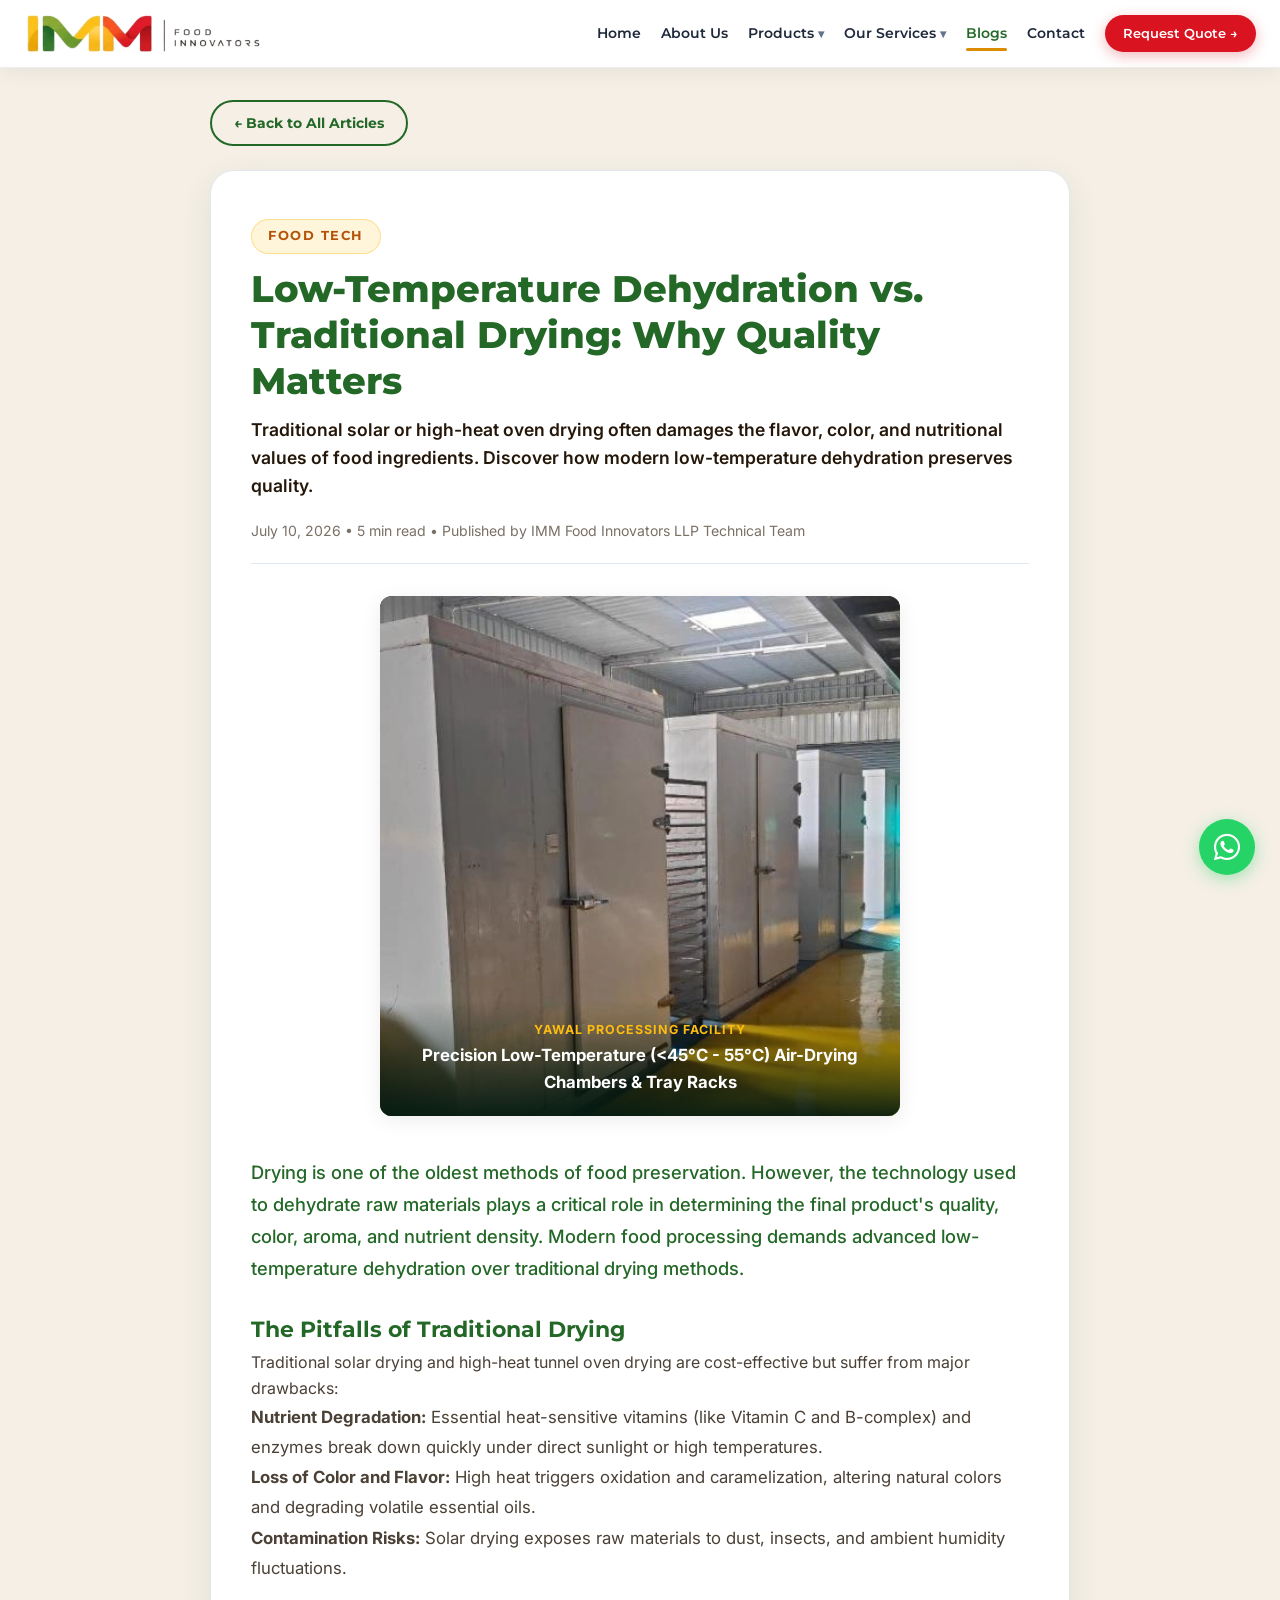
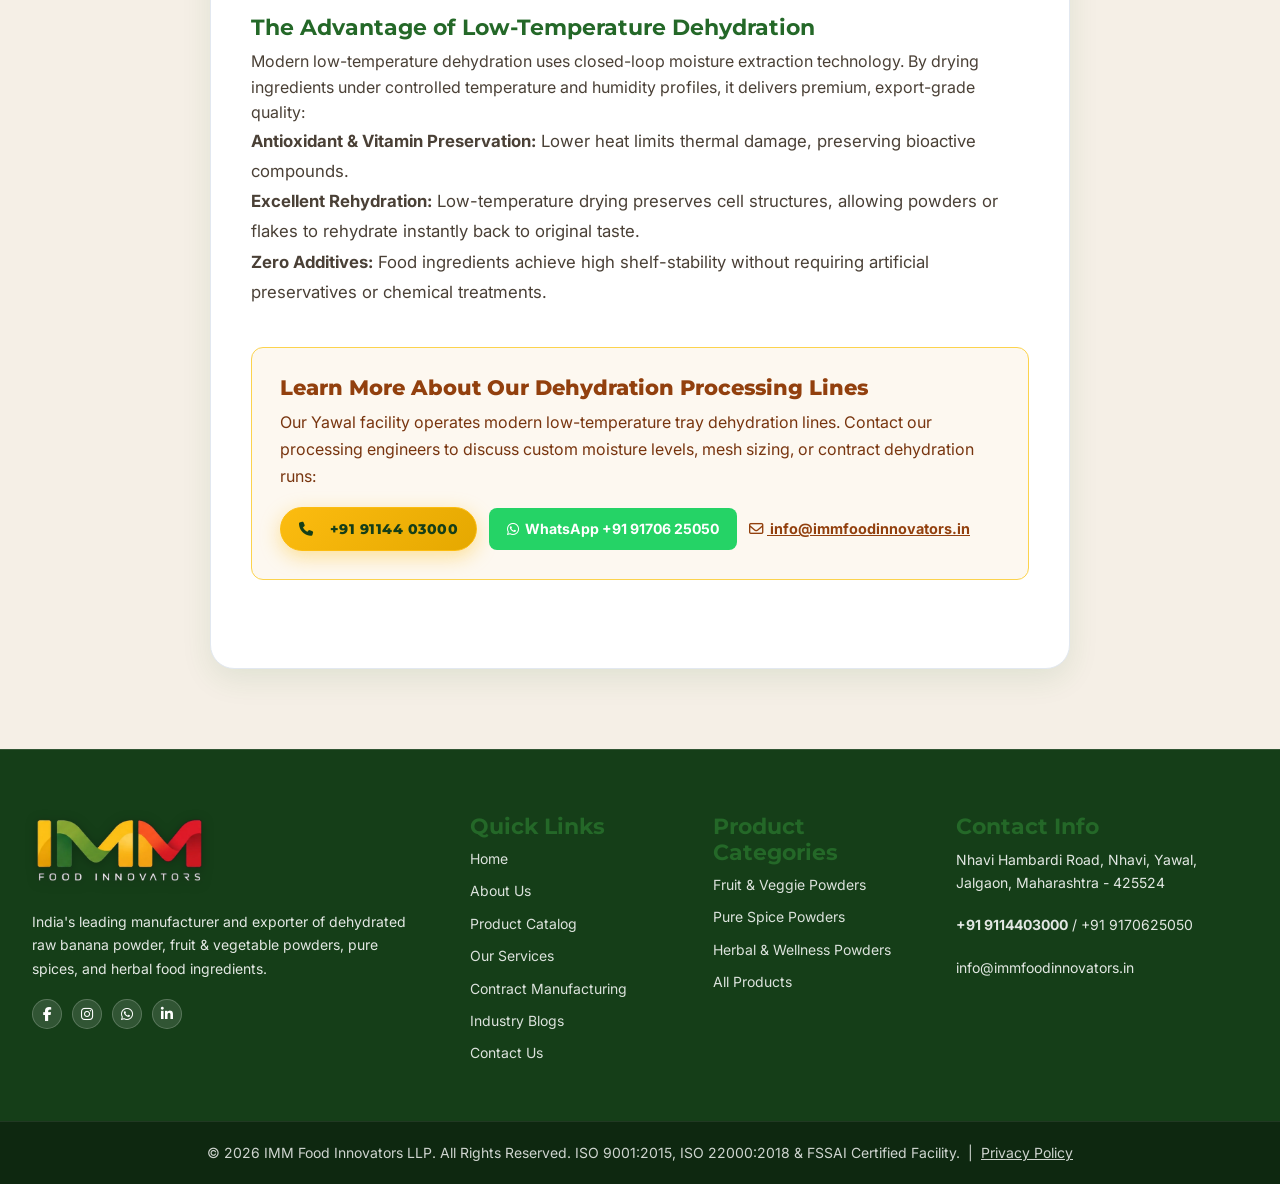
<file: low-temperature-dehydration-technology.html>
<!DOCTYPE html>
<html lang="en">

<head>
    <meta charset="UTF-8">
    <meta name="viewport" content="width=device-width, initial-scale=1.0">
    <link rel="icon" href="images/favicon.webp?v=2.0" type="image/png">
    <link rel="icon" href="images/favicon.svg" type="image/svg+xml">
    <link rel="shortcut icon" href="images/favicon.ico">
    <link rel="apple-touch-icon" href="images/IMMLogo_icon.webp">
    <title>Low-Temperature Dehydration Technology vs Solar Drying | IMM</title>
    <meta name="description"
        content="Learn why low-temperature dehydration preserves nutrients, natural color, flavor, and shelf-stability compared to traditional sun or oven drying methods.">
    <meta name="keywords"
        content="low temperature dehydration technology, food drying technology comparison, preserving nutrients in dehydrated powder, tray dehydration food processing, low heat raw banana powder drying Jalgaon">
    <meta name="author" content="IMM Food Innovators LLP">
    <meta name="robots" content="index, follow, max-snippet:-1, max-image-preview:large, max-video-preview:-1">

    <!-- Geo Location Metadata -->
    <meta name="geo.region" content="IN-MH">
    <meta name="geo.placename" content="Jalgaon">
    <meta name="geo.position" content="21.1643;75.6980">
    <meta name="ICBM" content="21.1643, 75.6980">
    <link rel="canonical" href="https://www.immfoodinnovators.in/low-temperature-dehydration-technology.html">

    <!-- Resource Hints -->
    <link rel="preconnect" href="https://cdnjs.cloudflare.com" crossorigin>
    <link rel="dns-prefetch" href="https://cdnjs.cloudflare.com">

    <!-- Font Awesome Icons & Main Styles -->
    <link rel="preload" href="https://cdnjs.cloudflare.com/ajax/libs/font-awesome/6.5.1/css/all.min.css" as="style" onload="this.onload=null;this.rel='stylesheet'" integrity="sha512-DTOQO9RWCH3ppGqcWaEA1BIZOC6xxalwEsw9c2QQeAIftl+Vegovlnee1c9QX4TctnWMn13TZye+giMm8e2LwA==" crossorigin="anonymous">
    <noscript><link rel="stylesheet" href="https://cdnjs.cloudflare.com/ajax/libs/font-awesome/6.5.1/css/all.min.css" integrity="sha512-DTOQO9RWCH3ppGqcWaEA1BIZOC6xxalwEsw9c2QQeAIftl+Vegovlnee1c9QX4TctnWMn13TZye+giMm8e2LwA==" crossorigin="anonymous"></noscript>
    <link rel="preconnect" href="https://fonts.googleapis.com">
    <link rel="preconnect" href="https://fonts.gstatic.com" crossorigin>
    <link rel="stylesheet" href="https://fonts.googleapis.com/css2?family=Montserrat:wght@500;600;700;800&family=Inter:wght@300;400;500;600;700&display=swap">
    <link rel="stylesheet" href="css/style.css?v=31.0">
    <link rel="stylesheet" href="css/components.css?v=31.0">
    <link rel="stylesheet" href="css/responsive.css?v=31.0">

    <!-- Open Graph / Facebook -->
    <meta property="og:type" content="article">
    <meta property="og:site_name" content="IMM Food Innovators LLP">
    <meta property="og:url" content="https://www.immfoodinnovators.in/low-temperature-dehydration-technology.html">
    <meta property="og:title" content="Low-Temperature Dehydration vs. Traditional Drying: Why Quality Matters">
    <meta property="og:description" content="Learn why low-temperature dehydration preserves nutrients, natural color, flavor, and shelf-stability compared to traditional sun or oven drying methods.">
    <meta property="og:image" content="https://www.immfoodinnovators.in/images/factory.webp">
    <meta property="og:image:alt" content="IMM Modern Processing Plant Jalgaon">
    <meta property="og:image:width" content="1200">
    <meta property="og:image:height" content="630">

    <!-- Twitter -->
    <meta property="twitter:card" content="summary_large_image">
    <meta property="twitter:url" content="https://www.immfoodinnovators.in/low-temperature-dehydration-technology.html">
    <meta property="twitter:title" content="Low-Temperature Dehydration vs. Traditional Drying: Why Quality Matters">
    <meta property="twitter:description" content="Learn why low-temperature dehydration preserves nutrients, natural color, flavor, and shelf-stability compared to traditional drying.">
    <meta property="twitter:image" content="https://www.immfoodinnovators.in/images/factory.webp">

    <!-- Schema Markup (JSON-LD) -->
    <script type="application/ld+json">
    [
      {
        "@context": "https://schema.org",
        "@type": "BlogPosting",
        "headline": "Low-Temperature Dehydration vs. Traditional Drying: Why Quality Matters",
        "description": "Traditional solar or high-heat oven drying often damages the flavor, color, and nutritional values of food ingredients. Discover how modern low-temperature dehydration preserves quality.",
        "image": "https://www.immfoodinnovators.in/images/factory.webp",
        "author": {
          "@type": "Organization",
          "name": "IMM Food Innovators LLP",
          "url": "https://www.immfoodinnovators.in"
        },
        "publisher": {
          "@type": "Organization",
          "name": "IMM Food Innovators LLP",
          "logo": {
            "@type": "ImageObject",
            "url": "https://www.immfoodinnovators.in/images/IMMLogo.webp"
          }
        },
        "datePublished": "2026-07-10",
        "dateModified": "2026-07-10",
        "mainEntityOfPage": {
          "@type": "WebPage",
          "@id": "https://www.immfoodinnovators.in/low-temperature-dehydration-technology.html"
        }
      },
      {
        "@context": "https://schema.org",
        "@type": "BreadcrumbList",
        "itemListElement": [
          {
            "@type": "ListItem",
            "position": 1,
            "name": "Home",
            "item": "https://www.immfoodinnovators.in/"
          },
          {
            "@type": "ListItem",
            "position": 2,
            "name": "Blogs",
            "item": "https://www.immfoodinnovators.in/blogs.html"
          },
          {
            "@type": "ListItem",
            "position": 3,
            "name": "Low-Temperature Dehydration Technology",
            "item": "https://www.immfoodinnovators.in/low-temperature-dehydration-technology.html"
          }
        ]
      }
    ]
    </script>
</head>

<body>
    <div id="scroll-progress"></div>



    <!-- MAIN HEADER -->
    <header id="header">
        <div class="header-container">
            <a href="index.html" class="logo">
                <img src="images/IMMLogo_nav.webp" alt="IMM Food Innovators Logo" class="logo-img" loading="eager" width="1350" height="260">
            </a>
            <nav>
                <ul id="navMenu">
                    <li><a href="index.html" class="nav-link">Home</a></li>
                    <li><a href="index.html#about" class="nav-link">About Us</a></li>
                    <li class="nav-item dropdown">
                        <a href="products.html" class="nav-link">Products <span class="dropdown-arrow">▾</span></a>
                        <ul class="dropdown-menu">
                            <li><a href="products.html?category=powder" class="dropdown-item">Fruit & Veggie Powders</a></li>
                            <li><a href="products.html?category=spices" class="dropdown-item">Pure Spices</a></li>
                            <li><a href="products.html?category=herbal" class="dropdown-item">Herbal & Wellness</a></li>
                            <li><a href="products.html" class="dropdown-item">All Products</a></li>
                        </ul>
                    </li>
                    <li class="nav-item dropdown">
                        <a href="services.html" class="nav-link">Our Services <span class="dropdown-arrow">▾</span></a>
                        <ul class="dropdown-menu">
                            <li><a href="services.html#retail-packaging" class="dropdown-item">Retail Packaging Solutions</a></li>
                            <li><a href="services.html#bulk-packaging" class="dropdown-item">Bulk Export Packaging</a></li>
                            <li><a href="services.html#custom-blends" class="dropdown-item">Custom Blend Development</a></li>
                            <li><a href="services.html#contract-mfg" class="dropdown-item">Third-Party Contract Manufacturing</a></li>
                        </ul>
                    </li>
                    <li><a href="blogs.html" class="nav-link active">Blogs</a></li>
                    <li><a href="contact.html" class="nav-link">Contact</a></li>
                    <li class="nav-cta-item"><a href="contact.html" class="nav-cta-btn">Request Quote →</a></li>
                </ul>

            </nav>
            <div class="hamburger" id="hamburger">
                <span></span>
                <span></span>
                <span></span>
            </div>
        </div>
    </header>

    <!-- ARTICLE MAIN SECTION -->
    <main style="padding: 2rem 0 5rem 0; background: var(--bg-alt);">
        <div class="container" style="max-width: 900px; margin: 0 auto; padding: 0 1.25rem;">
            <div style="margin-bottom: 1.5rem;">
                <a href="blogs.html" class="btn-secondary" style="padding: 10px 22px; font-size: var(--font-size-sm);">← Back to All Articles</a>
            </div>

            <article style="background: #FFFFFF; border-radius: var(--radius-lg); padding: 3rem 2.5rem; box-shadow: var(--shadow-md); border: 1px solid var(--border-light);">
                <div class="section-badge badge-gold" style="margin-bottom: 0.75rem;">FOOD TECH</div>
                
                <h1 style="font-size: 2.3rem; line-height: 1.25; color: var(--primary-dark); font-weight: 800; margin-bottom: 0.75rem;">
                    Low-Temperature Dehydration vs. Traditional Drying: Why Quality Matters
                </h1>
                
                <p style="font-size: 1.1rem; color: var(--accent-gold-dark); font-weight: 600; margin-bottom: 1.25rem;">
                    Traditional solar or high-heat oven drying often damages the flavor, color, and nutritional values of food ingredients. Discover how modern low-temperature dehydration preserves quality.
                </p>

                <div style="font-size: 0.88rem; color: var(--text-muted); padding-bottom: 1.25rem; border-bottom: 1px solid var(--border-light); margin-bottom: 2rem;">
                    July 10, 2026 • 5 min read • Published by IMM Food Innovators LLP Technical Team
                </div>

                <div style="margin-bottom: 2.5rem; border-radius: 12px; overflow: hidden; box-shadow: 0 4px 20px rgba(0,0,0,0.08); background: #0A2E1D; position: relative; max-width: 520px; margin-left: auto; margin-right: auto;">
                    <img src="images/dehydration_chambers_yawal.webp" alt="IMM Food Innovators Precision Low-Temperature Air Dehydration Chambers in Yawal, Jalgaon" style="width: 100%; aspect-ratio: 1 / 1; object-fit: cover; display: block;" loading="lazy" width="457" height="457">
                    <div style="position: absolute; bottom: 0; left: 0; right: 0; background: linear-gradient(180deg, transparent 0%, rgba(5,28,18,0.95) 100%); padding: 1.25rem 1.5rem; color: #FFFFFF; text-align: center;">
                        <div style="color: var(--accent-gold); font-size: 0.78rem; font-weight: 700; text-transform: uppercase; letter-spacing: 1px; margin-bottom: 2px;">YAWAL PROCESSING FACILITY</div>
                        <div style="font-size: 1.05rem; font-weight: 700; color: #FFFFFF;">Precision Low-Temperature (&lt;45°C - 55°C) Air-Drying Chambers & Tray Racks</div>
                    </div>
                </div>

                <div style="color: var(--text-secondary); line-height: 1.8; font-size: 1.05rem;">
                    <p class="lead-text" style="font-size: 1.15rem; line-height: 1.75; color: var(--primary-dark); font-weight: 500; margin-bottom: 1.75rem;">
                        Drying is one of the oldest methods of food preservation. However, the technology used to dehydrate raw materials plays a critical role in determining the final product's quality, color, aroma, and nutrient density. Modern food processing demands advanced low-temperature dehydration over traditional drying methods.
                    </p>

                    <h2 style="font-size: var(--font-size-xl); margin-top: 2rem; color: var(--primary-dark); font-weight: 700;">The Pitfalls of Traditional Drying</h2>
                    <p>Traditional solar drying and high-heat tunnel oven drying are cost-effective but suffer from major drawbacks:</p>
                    <ul style="line-height: 1.8; margin-bottom: 1.5rem;">
                        <li><strong>Nutrient Degradation:</strong> Essential heat-sensitive vitamins (like Vitamin C and B-complex) and enzymes break down quickly under direct sunlight or high temperatures.</li>
                        <li><strong>Loss of Color and Flavor:</strong> High heat triggers oxidation and caramelization, altering natural colors and degrading volatile essential oils.</li>
                        <li><strong>Contamination Risks:</strong> Solar drying exposes raw materials to dust, insects, and ambient humidity fluctuations.</li>
                    </ul>

                    <h2 style="font-size: var(--font-size-xl); margin-top: 2rem; color: var(--primary-dark); font-weight: 700;">The Advantage of Low-Temperature Dehydration</h2>
                    <p>Modern low-temperature dehydration uses closed-loop moisture extraction technology. By drying ingredients under controlled temperature and humidity profiles, it delivers premium, export-grade quality:</p>
                    <ul style="line-height: 1.8; margin-bottom: 1.5rem;">
                        <li><strong>Antioxidant & Vitamin Preservation:</strong> Lower heat limits thermal damage, preserving bioactive compounds.</li>
                        <li><strong>Excellent Rehydration:</strong> Low-temperature drying preserves cell structures, allowing powders or flakes to rehydrate instantly back to original taste.</li>
                        <li><strong>Zero Additives:</strong> Food ingredients achieve high shelf-stability without requiring artificial preservatives or chemical treatments.</li>
                    </ul>
                </div>

                <div style="background: #FDF8F0; border: 1px solid #FCD34D; border-radius: 12px; padding: 1.75rem; margin: 2.5rem 0;">
                    <h2 style="margin-top: 0; color: #92400E; font-size: 1.3rem; font-weight: 800;">Learn More About Our Dehydration Processing Lines</h2>
                    <p style="color: #78350F; line-height: 1.7; margin-bottom: 1rem; font-size: 1rem;">
                        Our Yawal facility operates modern low-temperature tray dehydration lines. Contact our processing engineers to discuss custom moisture levels, mesh sizing, or contract dehydration runs:
                    </p>
                    <div style="display: flex; flex-wrap: wrap; gap: 12px; align-items: center;">
                        <a href="tel:+919114403000" class="btn-primary" style="padding: 10px 18px; font-size: 0.88rem; text-decoration: none;"><i class="fa-solid fa-phone" style="margin-right: 6px;"></i> +91 91144 03000</a>
                        <a href="https://wa.me/919170625050" target="_blank" rel="noopener noreferrer" style="padding: 10px 18px; font-size: 0.88rem; background: #25D366; color: white; border-radius: var(--radius-sm); font-weight: 700; text-decoration: none; display: inline-flex; align-items: center;"><i class="fa-brands fa-whatsapp" style="margin-right: 6px;"></i> WhatsApp +91 91706 25050</a>
                        <a href="mailto:info@immfoodinnovators.in" style="color: #92400E; font-weight: 700; text-decoration: underline; font-size: 0.9rem;"><i class="fa-regular fa-envelope" style="margin-right: 4px;"></i> info@immfoodinnovators.in</a>
                    </div>
                </div>
            </article>
        </div>
    </main>

    <!-- FOOTER -->
    <footer>
        <div class="footer-grid">
            <div class="footer-col">
                <div class="footer-logo">
                    <a href="index.html" aria-label="IMM Food Innovators Home">
                        <img src="images/IMMLogo_footer.webp" alt="IMM Food Innovators Logo" class="footer-logo-img" loading="lazy" width="1015" height="442">
                    </a>
                </div>
                <p>India's leading manufacturer and exporter of dehydrated raw banana powder, fruit & vegetable powders, pure spices, and herbal food ingredients.</p>
                <div class="top-bar-social" style="justify-content: flex-start; margin-top: 1rem;">
                    <a href="https://www.facebook.com/profile.php?id=61581102029221" target="_blank" rel="noopener noreferrer" title="Facebook" aria-label="Facebook" class="social-facebook"><i class="fa-brands fa-facebook-f"></i></a>
                    <a href="https://www.instagram.com/imm_food_innovators" target="_blank" rel="noopener noreferrer" title="Instagram" aria-label="Instagram" class="social-instagram"><i class="fa-brands fa-instagram"></i></a>
                    <a href="https://wa.me/919114403000" target="_blank" rel="noopener noreferrer" title="WhatsApp" aria-label="WhatsApp" class="social-whatsapp"><i class="fa-brands fa-whatsapp"></i></a>
                    <a href="https://www.linkedin.com/company/138713943/admin/page-posts/published/" target="_blank" rel="noopener noreferrer" title="LinkedIn" aria-label="LinkedIn" class="social-linkedin"><i class="fa-brands fa-linkedin-in"></i></a>
                </div>
            </div>

            <div class="footer-col">
                <h2 style="font-size: var(--font-size-xl);">Quick Links</h2>
                <div class="footer-links">
                    <a href="index.html">Home</a>
                    <a href="index.html#about">About Us</a>
                    <a href="products.html">Product Catalog</a>
                    <a href="services.html">Our Services</a>
                    <a href="services.html#contract-mfg">Contract Manufacturing</a>
                    <a href="blogs.html">Industry Blogs</a>
                    <a href="contact.html">Contact Us</a>
                </div>
            </div>

            <div class="footer-col">
                <h2 style="font-size: var(--font-size-xl);">Product Categories</h2>
                <div class="footer-links">
                    <a href="products.html?category=powder">Fruit & Veggie Powders</a>
                    <a href="products.html?category=spices">Pure Spice Powders</a>
                    <a href="products.html?category=herbal">Herbal & Wellness Powders</a>
                    <a href="products.html">All Products</a>
                </div>
            </div>

            <div class="footer-col">
                <h2 style="font-size: var(--font-size-xl);">Contact Info</h2>
                <p>Nhavi Hambardi Road, Nhavi, Yawal, Jalgaon, Maharashtra - 425524</p>
                <p><a href="tel:+919114403000" style="color:inherit; font-weight: 700;">+91 9114403000</a> / <a href="tel:+919170625050" style="color:inherit;">+91 9170625050</a></p>
                <p><a href="mailto:info@immfoodinnovators.in" style="color:inherit;">info@immfoodinnovators.in</a></p>
            </div>
        </div>

        <div class="footer-bottom">
            <p>© 2026 IMM Food Innovators LLP. All Rights Reserved. ISO 9001:2015, ISO 22000:2018 & FSSAI Certified Facility. &nbsp;|&nbsp; <a href="privacy.html" style="color: inherit; text-decoration: underline;">Privacy Policy</a></p>
        </div>
    </footer>

    <!-- MODAL FOR BLOG READER & CERTIFICATES -->
    <div class="modal-overlay" id="modalOverlay">
        <div class="modal-container">
            <button class="modal-close" id="modalClose" aria-label="Close modal">✕</button>
            <div id="modalBody"></div>
        </div>
    </div>

    <script src="js/main.js?v=31.0"></script>
<a href="https://wa.me/919114403000?text=Hi%20IMM%20Food%20Innovators%2C%20I%20am%20interested%20in%20bulk%20purchasing%2Fexport%20specifications"
   target="_blank" rel="noopener noreferrer" aria-label="Chat with Export Sales on WhatsApp"
   style="position:fixed;bottom:25px;right:25px;z-index:9999;background:#25D366;color:#FFFFFF;
          width:56px;height:56px;border-radius:50%;display:flex;align-items:center;justify-content:center;
          font-size:30px;box-shadow:0 4px 16px rgba(37,211,102,0.4);text-decoration:none;">
  <i class="fa-brands fa-whatsapp"></i>
</a>
</body>

</html>
</file>
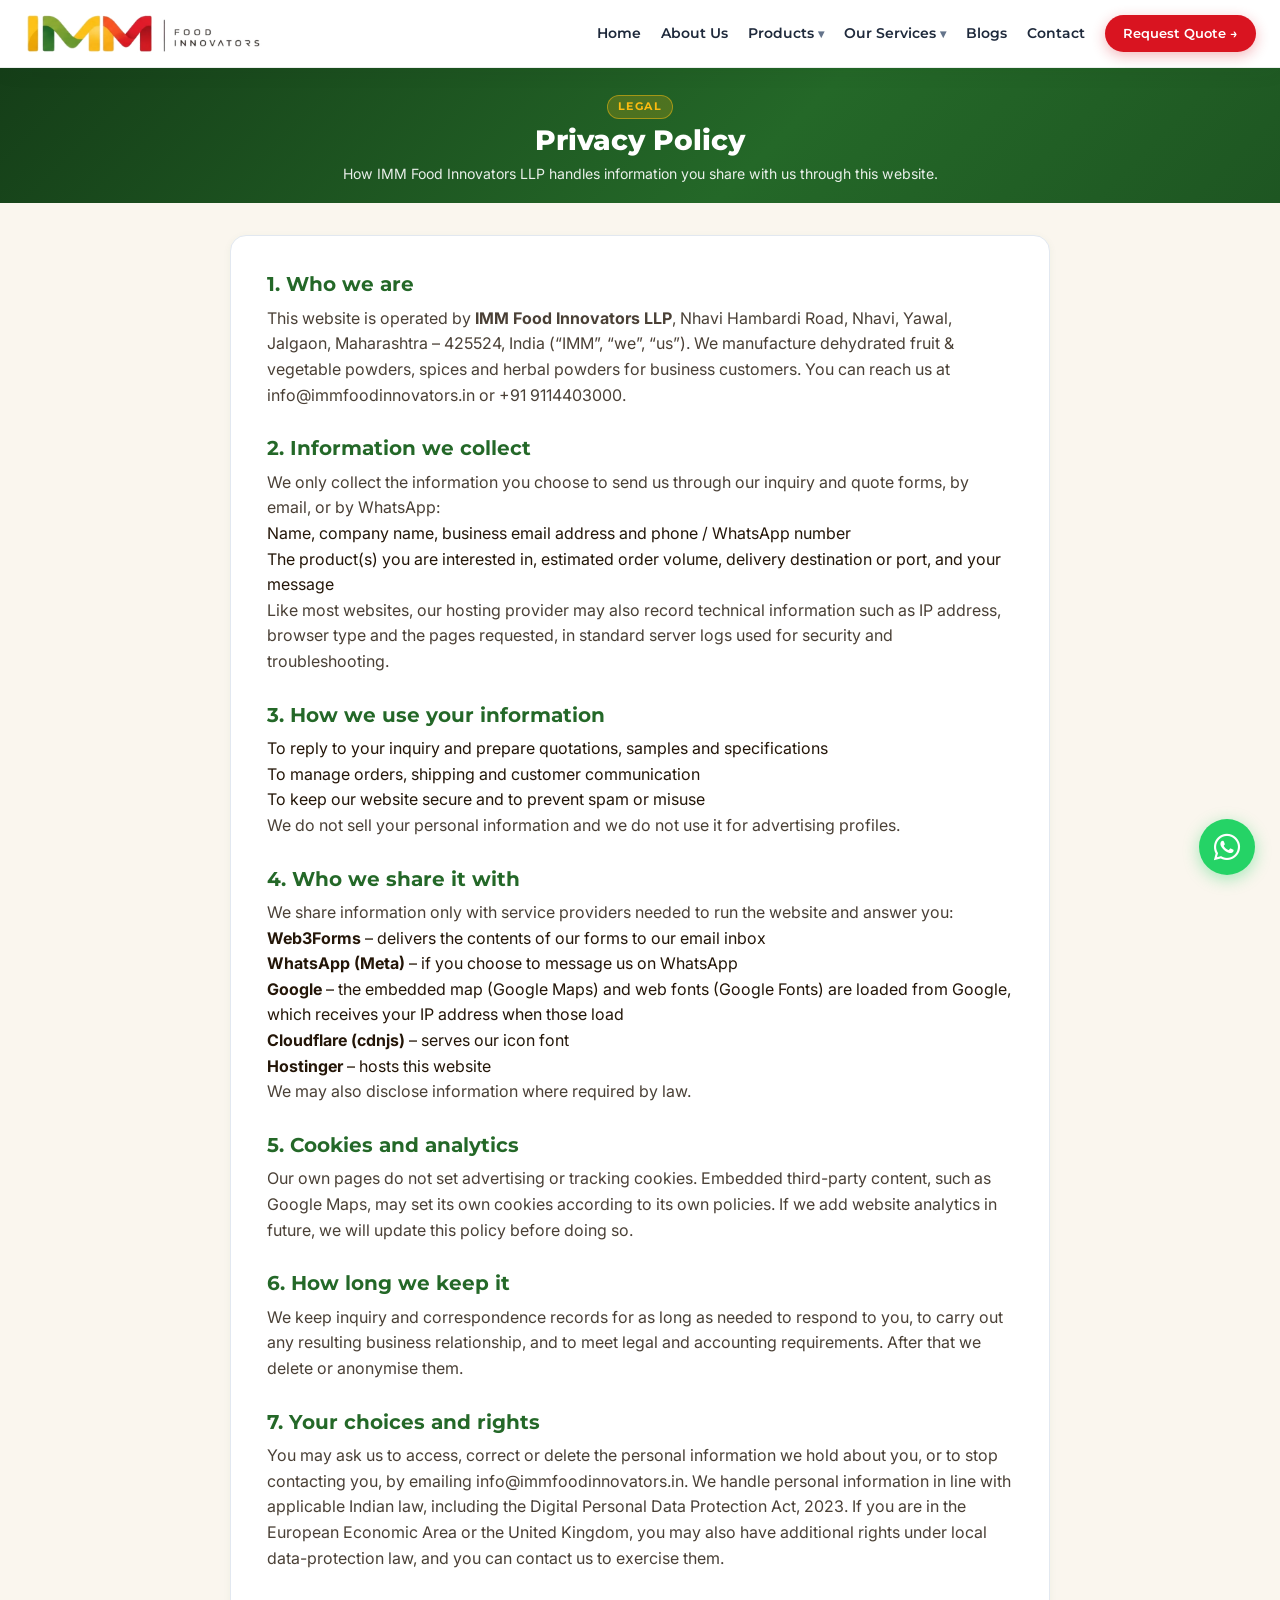
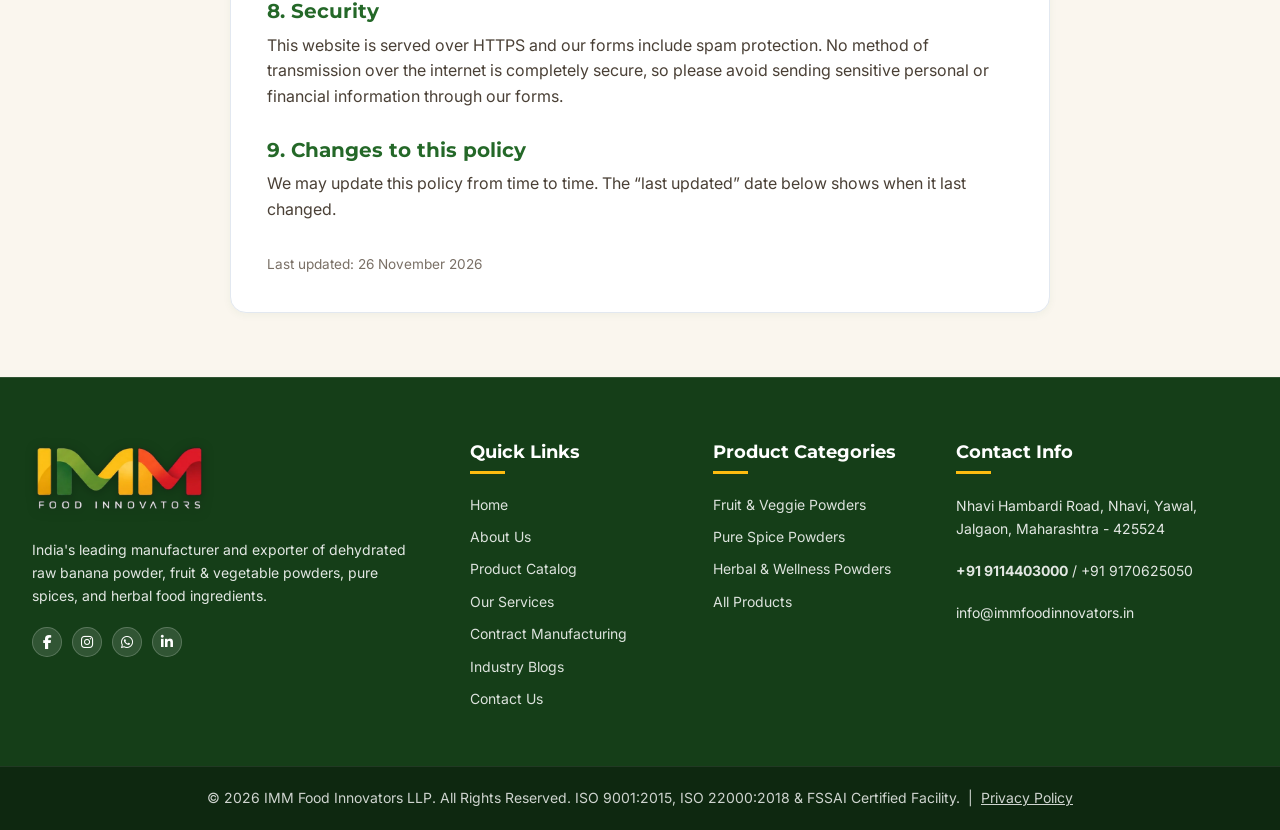
<file: privacy.html>
<!DOCTYPE html>
<html lang="en">

<head>
    <meta charset="UTF-8">
    <meta name="viewport" content="width=device-width, initial-scale=1.0">
    <title>Privacy Policy | IMM Food Innovators LLP</title>
    <meta name="description" content="How IMM Food Innovators LLP collects, uses and protects information you share through this website.">
    <meta name="robots" content="index, follow">
    <link rel="canonical" href="https://www.immfoodinnovators.in/privacy.html">
    <meta name="author" content="IMM Food Innovators LLP">
    <link rel="icon" href="images/favicon.webp?v=2.0" type="image/png">
    <link rel="icon" href="images/favicon.svg" type="image/svg+xml">
    <link rel="apple-touch-icon" href="images/IMMLogo_icon.webp">
    <link rel="preconnect" href="https://cdnjs.cloudflare.com" crossorigin>
    <link rel="dns-prefetch" href="https://cdnjs.cloudflare.com">

    <!-- Font Awesome Icons & Main CSS -->
    <link rel="preload" href="https://cdnjs.cloudflare.com/ajax/libs/font-awesome/6.5.1/css/all.min.css" as="style" onload="this.onload=null;this.rel='stylesheet'" integrity="sha512-DTOQO9RWCH3ppGqcWaEA1BIZOC6xxalwEsw9c2QQeAIftl+Vegovlnee1c9QX4TctnWMn13TZye+giMm8e2LwA==" crossorigin="anonymous">
    <noscript><link rel="stylesheet" href="https://cdnjs.cloudflare.com/ajax/libs/font-awesome/6.5.1/css/all.min.css" integrity="sha512-DTOQO9RWCH3ppGqcWaEA1BIZOC6xxalwEsw9c2QQeAIftl+Vegovlnee1c9QX4TctnWMn13TZye+giMm8e2LwA==" crossorigin="anonymous"></noscript>
    <link rel="preconnect" href="https://fonts.googleapis.com">
    <link rel="preconnect" href="https://fonts.gstatic.com" crossorigin>
    <link rel="stylesheet" href="https://fonts.googleapis.com/css2?family=Montserrat:wght@500;600;700;800&family=Inter:wght@300;400;500;600;700&display=swap">
    <link rel="stylesheet" href="css/style.css?v=31.0">
    <link rel="stylesheet" href="css/components.css?v=31.0">
    <link rel="stylesheet" href="css/responsive.css?v=31.0">
    <meta property="og:type" content="website">
    <meta property="og:site_name" content="IMM Food Innovators LLP">
    <meta property="og:title" content="Privacy Policy | IMM Food Innovators LLP">
    <meta property="og:description" content="How IMM Food Innovators LLP collects, uses and protects information you share through this website.">
    <meta property="og:url" content="https://www.immfoodinnovators.in/privacy.html">
    <meta property="og:image" content="https://www.immfoodinnovators.in/images/IMMLogo.webp">
</head>

<body>
    <div id="scroll-progress"></div>

    <header id="header">
        <div class="header-container">
            <a href="index.html" class="logo">
                <img src="images/IMMLogo_nav.webp" alt="IMM Food Innovators Logo" class="logo-img" loading="eager" width="1350" height="260">
            </a>
            <nav>
                <ul id="navMenu">
                    <li><a href="index.html" class="nav-link">Home</a></li>
                    <li><a href="about.html" class="nav-link">About Us</a></li>
                    <!-- PRODUCTS DROPDOWN MENU -->
                    <li class="nav-item dropdown">
                        <a href="products.html" class="nav-link">Products <span class="dropdown-arrow">▾</span></a>
                        <ul class="dropdown-menu">
                            <li><a href="products.html?category=powder" class="dropdown-item">Fruit & Veggie Powders</a>
                            </li>
                            <li><a href="products.html?category=spices" class="dropdown-item">Pure Spices</a></li>
                            <li><a href="products.html?category=herbal" class="dropdown-item">Herbal & Wellness</a></li>
                            <li><a href="products.html" class="dropdown-item">All Products</a></li>
                        </ul>
                    </li>

                    <!-- OUR SERVICES DROPDOWN MENU -->
                    <li class="nav-item dropdown">
                        <a href="services.html" class="nav-link">Our Services <span class="dropdown-arrow">▾</span></a>
                        <ul class="dropdown-menu">
                            <li><a href="services.html#retail-packaging" class="dropdown-item">Retail Packaging
                                    Solutions</a></li>
                            <li><a href="services.html#bulk-packaging" class="dropdown-item">Bulk Export Packaging</a>
                            </li>
                            <li><a href="services.html#custom-blends" class="dropdown-item">Custom Blend Development</a>
                            </li>
                            <li><a href="services.html#contract-mfg" class="dropdown-item">Third-Party Contract
                                    Manufacturing</a></li>
                        </ul>
                    </li>

                    <li><a href="blogs.html" class="nav-link">Blogs</a></li>
                    <li><a href="contact.html" class="nav-link">Contact</a></li>
                    <li class="nav-cta-item"><a href="contact.html" class="nav-cta-btn">Request Quote →</a></li>
                </ul>

            </nav>
            <div class="hamburger" id="hamburger">
                <span></span>
                <span></span>
                <span></span>
            </div>
        </div>
    </header>

    <section class="inner-page-hero" style="background: linear-gradient(135deg, #153E18 0%, #246828 60%, #1E5622 100%); padding: 1.5rem 1rem 1.25rem 1rem; position: relative; overflow: hidden; text-align: center;">
        <div class="hero-content" style="max-width: 1000px; margin: 0 auto; position: relative; z-index: 2;">
            <div class="section-badge badge-gold" style="margin-bottom: 0.25rem; padding: 2px 10px; font-size: 0.7rem; display: inline-flex; align-items: center;">LEGAL</div>
            <h1 style="font-size: clamp(1.3rem, 2.2vw, 1.75rem); color: #FFFFFF; font-weight: 800; line-height: 1.25; margin-bottom: 0.35rem;">Privacy Policy</h1>
            <p style="font-size: 0.88rem; color: rgba(255, 255, 255, 0.9); max-width: 850px; margin: 0 auto; line-height: 1.4;">How IMM Food Innovators LLP handles information you share with us through this website.</p>
        </div>
    </section>

    <main style="padding: 2rem 0 4rem 0; background: var(--bg-linen);">
        <div style="max-width: 860px; margin: 0 auto; padding: 0 1.25rem;">
            <div class="legal-content" style="background: #FFFFFF; border-radius: var(--radius-md); padding: 2.25rem; border: 1px solid var(--border-light); box-shadow: var(--shadow-sm);">
                <h2 style="font-size: 1.25rem; color: var(--primary-dark); margin: 0 0 0.6rem 0;">1. Who we are</h2>
                <p>This website is operated by <strong>IMM Food Innovators LLP</strong>, Nhavi Hambardi Road, Nhavi, Yawal, Jalgaon, Maharashtra &ndash; 425524, India (&ldquo;IMM&rdquo;, &ldquo;we&rdquo;, &ldquo;us&rdquo;). We manufacture dehydrated fruit &amp; vegetable powders, spices and herbal powders for business customers. You can reach us at <a href="mailto:info@immfoodinnovators.in">info@immfoodinnovators.in</a> or +91 9114403000.</p>
                <h2 style="font-size: 1.25rem; color: var(--primary-dark); margin: 1.75rem 0 0.6rem 0;">2. Information we collect</h2>
                <p>We only collect the information you choose to send us through our inquiry and quote forms, by email, or by WhatsApp:</p><ul><li>Name, company name, business email address and phone / WhatsApp number</li><li>The product(s) you are interested in, estimated order volume, delivery destination or port, and your message</li></ul><p>Like most websites, our hosting provider may also record technical information such as IP address, browser type and the pages requested, in standard server logs used for security and troubleshooting.</p>
                <h2 style="font-size: 1.25rem; color: var(--primary-dark); margin: 1.75rem 0 0.6rem 0;">3. How we use your information</h2>
                <ul><li>To reply to your inquiry and prepare quotations, samples and specifications</li><li>To manage orders, shipping and customer communication</li><li>To keep our website secure and to prevent spam or misuse</li></ul><p>We do not sell your personal information and we do not use it for advertising profiles.</p>
                <h2 style="font-size: 1.25rem; color: var(--primary-dark); margin: 1.75rem 0 0.6rem 0;">4. Who we share it with</h2>
                <p>We share information only with service providers needed to run the website and answer you:</p><ul><li><strong>Web3Forms</strong> &ndash; delivers the contents of our forms to our email inbox</li><li><strong>WhatsApp (Meta)</strong> &ndash; if you choose to message us on WhatsApp</li><li><strong>Google</strong> &ndash; the embedded map (Google Maps) and web fonts (Google Fonts) are loaded from Google, which receives your IP address when those load</li><li><strong>Cloudflare (cdnjs)</strong> &ndash; serves our icon font</li><li><strong>Hostinger</strong> &ndash; hosts this website</li></ul><p>We may also disclose information where required by law.</p>
                <h2 style="font-size: 1.25rem; color: var(--primary-dark); margin: 1.75rem 0 0.6rem 0;">5. Cookies and analytics</h2>
                <p>Our own pages do not set advertising or tracking cookies. Embedded third-party content, such as Google Maps, may set its own cookies according to its own policies. If we add website analytics in future, we will update this policy before doing so.</p>
                <h2 style="font-size: 1.25rem; color: var(--primary-dark); margin: 1.75rem 0 0.6rem 0;">6. How long we keep it</h2>
                <p>We keep inquiry and correspondence records for as long as needed to respond to you, to carry out any resulting business relationship, and to meet legal and accounting requirements. After that we delete or anonymise them.</p>
                <h2 style="font-size: 1.25rem; color: var(--primary-dark); margin: 1.75rem 0 0.6rem 0;">7. Your choices and rights</h2>
                <p>You may ask us to access, correct or delete the personal information we hold about you, or to stop contacting you, by emailing <a href="mailto:info@immfoodinnovators.in">info@immfoodinnovators.in</a>. We handle personal information in line with applicable Indian law, including the Digital Personal Data Protection Act, 2023. If you are in the European Economic Area or the United Kingdom, you may also have additional rights under local data-protection law, and you can contact us to exercise them.</p>
                <h2 style="font-size: 1.25rem; color: var(--primary-dark); margin: 1.75rem 0 0.6rem 0;">8. Security</h2>
                <p>This website is served over HTTPS and our forms include spam protection. No method of transmission over the internet is completely secure, so please avoid sending sensitive personal or financial information through our forms.</p>
                <h2 style="font-size: 1.25rem; color: var(--primary-dark); margin: 1.75rem 0 0.6rem 0;">9. Changes to this policy</h2>
                <p>We may update this policy from time to time. The &ldquo;last updated&rdquo; date below shows when it last changed.</p>
                <p style="margin-top: 2rem; font-size: 0.85rem; color: var(--text-muted);">Last updated: 26 November 2026</p>
            </div>
        </div>
    </main>

    <footer>
        <div class="footer-grid">
            <div class="footer-col">
                <div class="footer-logo">
                    <a href="index.html" aria-label="IMM Food Innovators Home">
                        <img src="images/IMMLogo_footer.webp" alt="IMM Food Innovators Logo" class="footer-logo-img" loading="lazy" width="1015" height="442">
                    </a>
                </div>
                <p>India's leading manufacturer and exporter of dehydrated raw banana powder, fruit & vegetable powders, pure spices, and herbal food ingredients.</p>
                <div class="top-bar-social" style="justify-content: flex-start; margin-top: 1rem;">
                    <a href="https://www.facebook.com/profile.php?id=61581102029221" target="_blank" rel="noopener noreferrer" title="Facebook" aria-label="Facebook" class="social-facebook"><i class="fa-brands fa-facebook-f"></i></a>
                    <a href="https://www.instagram.com/imm_food_innovators" target="_blank" rel="noopener noreferrer" title="Instagram" aria-label="Instagram" class="social-instagram"><i class="fa-brands fa-instagram"></i></a>
                    <a href="https://wa.me/919114403000" target="_blank" rel="noopener noreferrer" title="WhatsApp" aria-label="WhatsApp" class="social-whatsapp"><i class="fa-brands fa-whatsapp"></i></a>
                    <a href="https://www.linkedin.com/company/138713943/admin/page-posts/published/" target="_blank" rel="noopener noreferrer" title="LinkedIn" aria-label="LinkedIn" class="social-linkedin"><i class="fa-brands fa-linkedin-in"></i></a>
                </div>
            </div>

            <div class="footer-col">
                <h3>Quick Links</h3>
                <div class="footer-links">
                    <a href="index.html">Home</a>
                    <a href="about.html">About Us</a>
                    <a href="products.html">Product Catalog</a>
                    <a href="services.html">Our Services</a>
                    <a href="services.html#contract-mfg">Contract Manufacturing</a>
                    <a href="blogs.html">Industry Blogs</a>
                    <a href="contact.html">Contact Us</a>
                </div>
            </div>

            <div class="footer-col">
                <h3>Product Categories</h3>
                <div class="footer-links">
                    <a href="products.html?category=powder">Fruit & Veggie Powders</a>
                    <a href="products.html?category=spices">Pure Spice Powders</a>
                    <a href="products.html?category=herbal">Herbal & Wellness Powders</a>
                    <a href="products.html">All Products</a>
                </div>
            </div>

            <div class="footer-col">
                <h3>Contact Info</h3>
                <p>Nhavi Hambardi Road, Nhavi, Yawal, Jalgaon, Maharashtra - 425524</p>
                <p style="white-space: nowrap;"><a href="tel:+919114403000" style="color:inherit; font-weight: 700; text-decoration: none;">+91 9114403000</a> / <a href="tel:+919170625050" style="color:inherit; text-decoration: none;">+91 9170625050</a></p>
                <p><a href="mailto:info@immfoodinnovators.in" style="color:inherit;">info@immfoodinnovators.in</a></p>
            </div>
        </div>

        <div class="footer-bottom">
            <p>© 2026 IMM Food Innovators LLP. All Rights Reserved. ISO 9001:2015, ISO 22000:2018 & FSSAI Certified Facility. &nbsp;|&nbsp; <a href="privacy.html" style="color: inherit; text-decoration: underline;">Privacy Policy</a></p>
        </div>
    </footer>

<a href="https://wa.me/919114403000?text=Hi%20IMM%20Food%20Innovators%2C%20I%20am%20interested%20in%20bulk%20purchasing%2Fexport%20specifications"
   target="_blank" rel="noopener noreferrer" aria-label="Chat with Export Sales on WhatsApp"
   style="position:fixed;bottom:25px;right:25px;z-index:9999;background:#25D366;color:#FFFFFF;
          width:56px;height:56px;border-radius:50%;display:flex;align-items:center;justify-content:center;
          font-size:30px;box-shadow:0 4px 16px rgba(37,211,102,0.4);text-decoration:none;">
  <i class="fa-brands fa-whatsapp"></i>
</a>

    <script src="data/company.js?v=31.0"></script>
    <script src="js/main.js?v=31.0"></script>

</body>

</html>
</file>
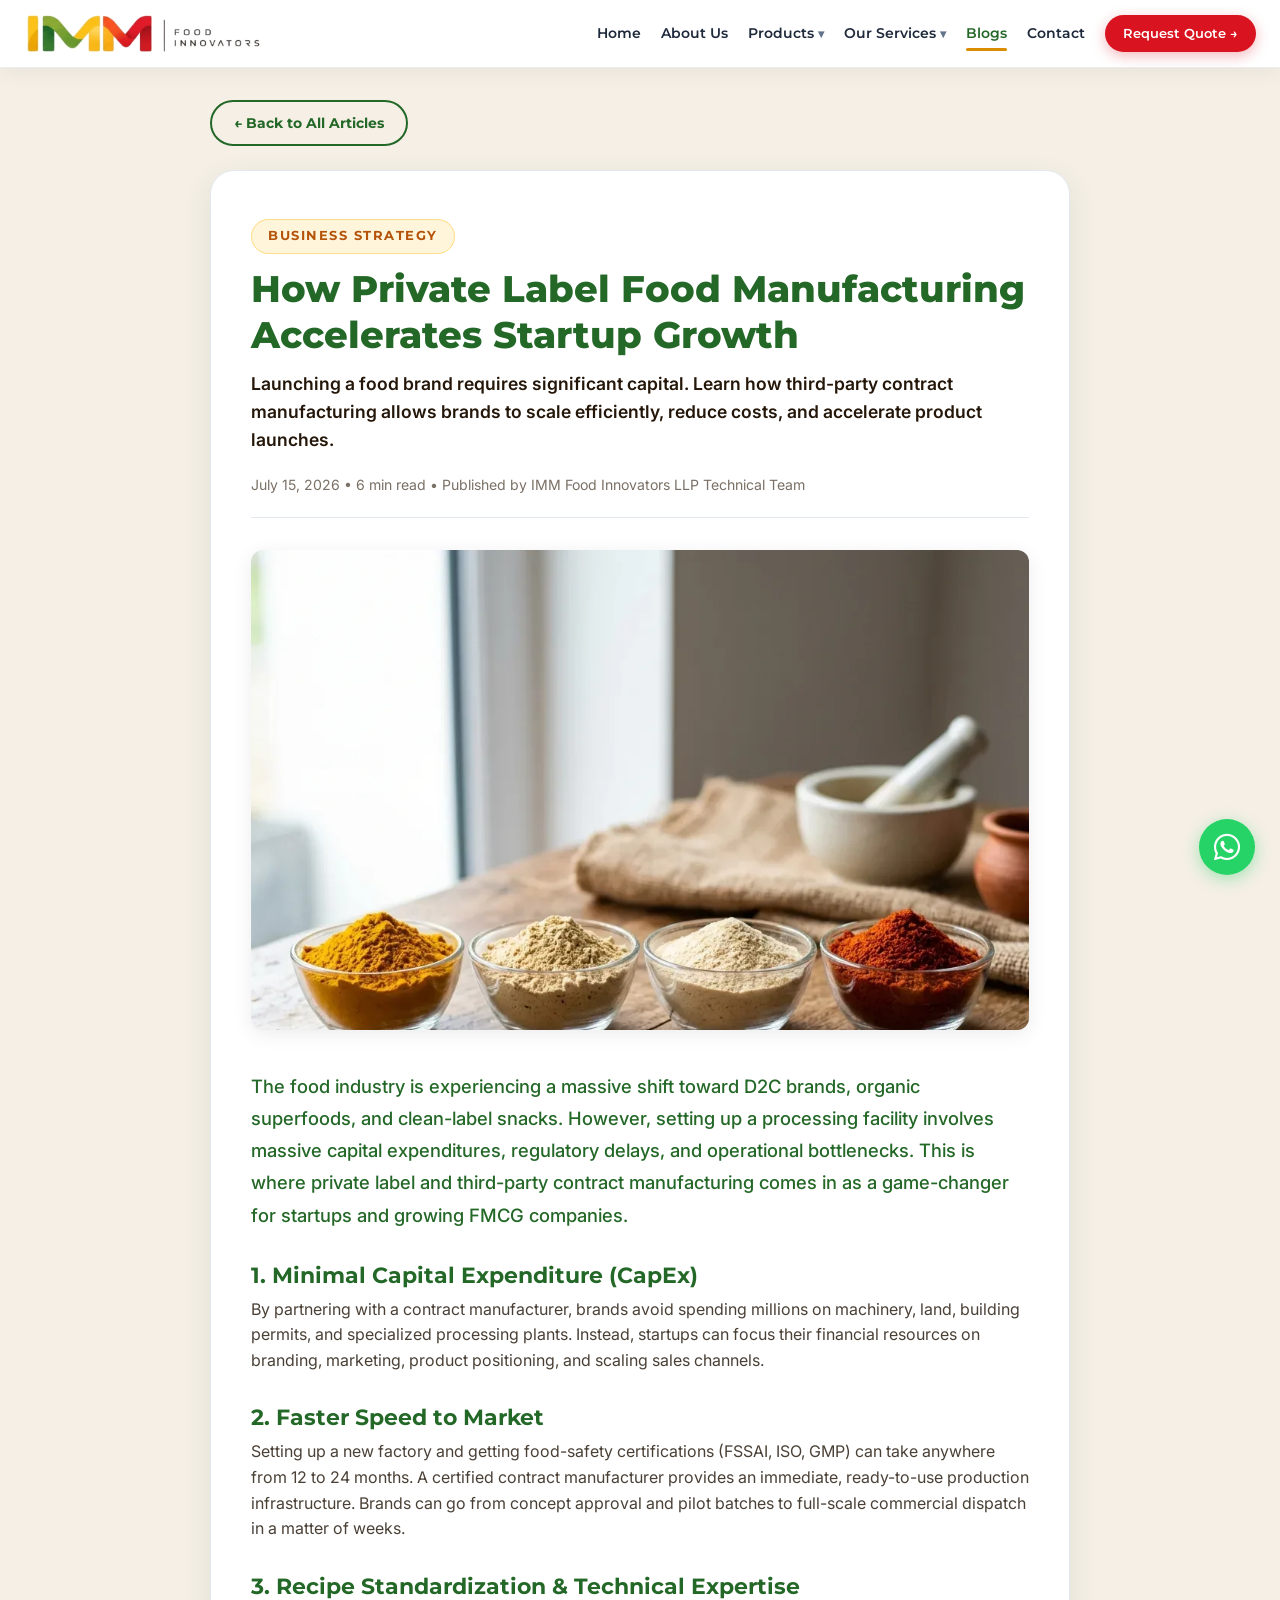
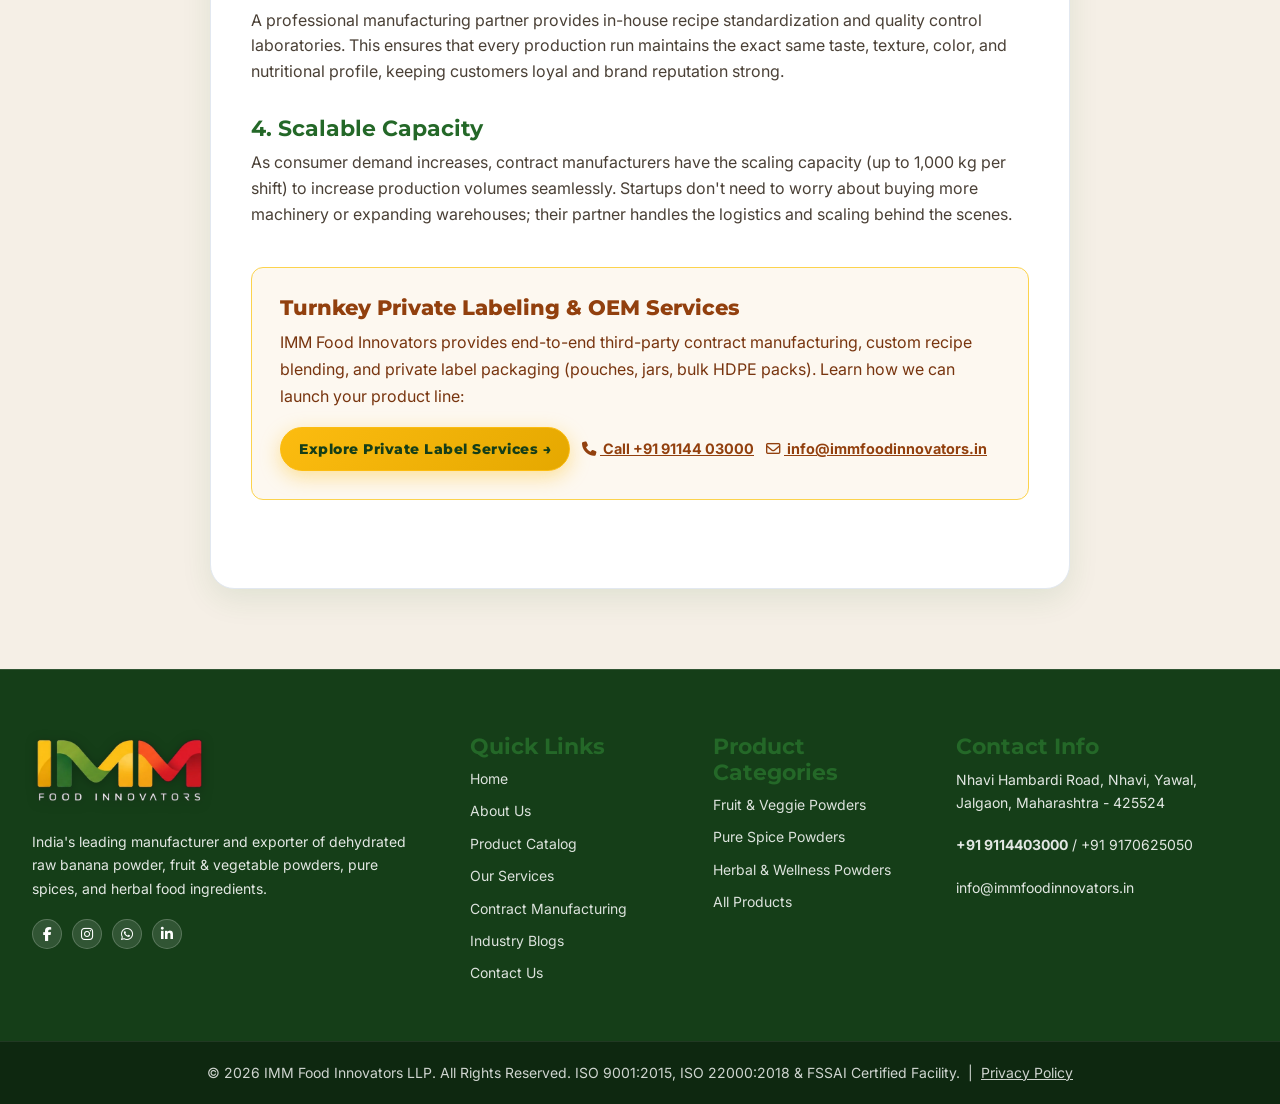
<file: private-label-food-manufacturing-guide.html>
<!DOCTYPE html>
<html lang="en">

<head>
    <meta charset="UTF-8">
    <meta name="viewport" content="width=device-width, initial-scale=1.0">
    <link rel="icon" href="images/favicon.webp?v=2.0" type="image/png">
    <link rel="icon" href="images/favicon.svg" type="image/svg+xml">
    <link rel="shortcut icon" href="images/favicon.ico">
    <link rel="apple-touch-icon" href="images/IMMLogo_icon.webp">
    <title>Private Label Food Manufacturing Guide for Startups | IMM</title>
    <meta name="description"
        content="Discover how third-party contract food manufacturing helps food startups reduce CapEx, speed up market launch, and scale retail & export products seamlessly.">
    <meta name="keywords"
        content="private label food manufacturing guide, third party contract manufacturing food, food startup CapEx reduction, custom spice packaging contract, private label food products Jalgaon">
    <meta name="author" content="IMM Food Innovators LLP">
    <meta name="robots" content="index, follow, max-snippet:-1, max-image-preview:large, max-video-preview:-1">

    <!-- Geo Location Metadata -->
    <meta name="geo.region" content="IN-MH">
    <meta name="geo.placename" content="Jalgaon">
    <meta name="geo.position" content="21.1643;75.6980">
    <meta name="ICBM" content="21.1643, 75.6980">
    <link rel="canonical" href="https://www.immfoodinnovators.in/private-label-food-manufacturing-guide.html">

    <!-- Resource Hints -->
    <link rel="preconnect" href="https://cdnjs.cloudflare.com" crossorigin>
    <link rel="dns-prefetch" href="https://cdnjs.cloudflare.com">

    <!-- Font Awesome Icons & Main Styles -->
    <link rel="preload" href="https://cdnjs.cloudflare.com/ajax/libs/font-awesome/6.5.1/css/all.min.css" as="style" onload="this.onload=null;this.rel='stylesheet'" integrity="sha512-DTOQO9RWCH3ppGqcWaEA1BIZOC6xxalwEsw9c2QQeAIftl+Vegovlnee1c9QX4TctnWMn13TZye+giMm8e2LwA==" crossorigin="anonymous">
    <noscript><link rel="stylesheet" href="https://cdnjs.cloudflare.com/ajax/libs/font-awesome/6.5.1/css/all.min.css" integrity="sha512-DTOQO9RWCH3ppGqcWaEA1BIZOC6xxalwEsw9c2QQeAIftl+Vegovlnee1c9QX4TctnWMn13TZye+giMm8e2LwA==" crossorigin="anonymous"></noscript>
    <link rel="preconnect" href="https://fonts.googleapis.com">
    <link rel="preconnect" href="https://fonts.gstatic.com" crossorigin>
    <link rel="stylesheet" href="https://fonts.googleapis.com/css2?family=Montserrat:wght@500;600;700;800&family=Inter:wght@300;400;500;600;700&display=swap">
    <link rel="stylesheet" href="css/style.css?v=31.0">
    <link rel="stylesheet" href="css/components.css?v=31.0">
    <link rel="stylesheet" href="css/responsive.css?v=31.0">

    <!-- Open Graph / Facebook -->
    <meta property="og:type" content="article">
    <meta property="og:site_name" content="IMM Food Innovators LLP">
    <meta property="og:url" content="https://www.immfoodinnovators.in/private-label-food-manufacturing-guide.html">
    <meta property="og:title" content="How Private Label Food Manufacturing Accelerates Startup Growth">
    <meta property="og:description" content="Discover how third-party contract food manufacturing helps food startups reduce CapEx, speed up market launch, and scale retail & export products seamlessly.">
    <meta property="og:image" content="https://www.immfoodinnovators.in/images/blog_spice_processing.webp">
    <meta property="og:image:alt" content="Private Label Food Processing & Packaging">
    <meta property="og:image:width" content="1200">
    <meta property="og:image:height" content="630">

    <!-- Twitter -->
    <meta property="twitter:card" content="summary_large_image">
    <meta property="twitter:url" content="https://www.immfoodinnovators.in/private-label-food-manufacturing-guide.html">
    <meta property="twitter:title" content="How Private Label Food Manufacturing Accelerates Startup Growth">
    <meta property="twitter:description" content="Discover how third-party contract food manufacturing helps food startups reduce CapEx and speed up market launch.">
    <meta property="twitter:image" content="https://www.immfoodinnovators.in/images/blog_spice_processing.webp">

    <!-- Schema Markup (JSON-LD) -->
    <script type="application/ld+json">
    [
      {
        "@context": "https://schema.org",
        "@type": "BlogPosting",
        "headline": "How Private Label Food Manufacturing Accelerates Startup Growth",
        "description": "Launching a food brand requires significant capital. Learn how third-party contract manufacturing allows brands to scale efficiently, reduce costs, and accelerate product launches.",
        "image": "https://www.immfoodinnovators.in/images/blog_spice_processing.webp",
        "author": {
          "@type": "Organization",
          "name": "IMM Food Innovators LLP",
          "url": "https://www.immfoodinnovators.in"
        },
        "publisher": {
          "@type": "Organization",
          "name": "IMM Food Innovators LLP",
          "logo": {
            "@type": "ImageObject",
            "url": "https://www.immfoodinnovators.in/images/IMMLogo.webp"
          }
        },
        "datePublished": "2026-07-15",
        "dateModified": "2026-07-15",
        "mainEntityOfPage": {
          "@type": "WebPage",
          "@id": "https://www.immfoodinnovators.in/private-label-food-manufacturing-guide.html"
        }
      },
      {
        "@context": "https://schema.org",
        "@type": "BreadcrumbList",
        "itemListElement": [
          {
            "@type": "ListItem",
            "position": 1,
            "name": "Home",
            "item": "https://www.immfoodinnovators.in/"
          },
          {
            "@type": "ListItem",
            "position": 2,
            "name": "Blogs",
            "item": "https://www.immfoodinnovators.in/blogs.html"
          },
          {
            "@type": "ListItem",
            "position": 3,
            "name": "Private Label Food Manufacturing Guide",
            "item": "https://www.immfoodinnovators.in/private-label-food-manufacturing-guide.html"
          }
        ]
      }
    ]
    </script>
</head>

<body>
    <div id="scroll-progress"></div>



    <!-- MAIN HEADER -->
    <header id="header">
        <div class="header-container">
            <a href="index.html" class="logo">
                <img src="images/IMMLogo_nav.webp" alt="IMM Food Innovators Logo" class="logo-img" loading="eager" width="1350" height="260">
            </a>
            <nav>
                <ul id="navMenu">
                    <li><a href="index.html" class="nav-link">Home</a></li>
                    <li><a href="index.html#about" class="nav-link">About Us</a></li>
                    <li class="nav-item dropdown">
                        <a href="products.html" class="nav-link">Products <span class="dropdown-arrow">▾</span></a>
                        <ul class="dropdown-menu">
                            <li><a href="products.html?category=powder" class="dropdown-item">Fruit & Veggie Powders</a></li>
                            <li><a href="products.html?category=spices" class="dropdown-item">Pure Spices</a></li>
                            <li><a href="products.html?category=herbal" class="dropdown-item">Herbal & Wellness</a></li>
                            <li><a href="products.html" class="dropdown-item">All Products</a></li>
                        </ul>
                    </li>
                    <li class="nav-item dropdown">
                        <a href="services.html" class="nav-link">Our Services <span class="dropdown-arrow">▾</span></a>
                        <ul class="dropdown-menu">
                            <li><a href="services.html#retail-packaging" class="dropdown-item">Retail Packaging Solutions</a></li>
                            <li><a href="services.html#bulk-packaging" class="dropdown-item">Bulk Export Packaging</a></li>
                            <li><a href="services.html#custom-blends" class="dropdown-item">Custom Blend Development</a></li>
                            <li><a href="services.html#contract-mfg" class="dropdown-item">Third-Party Contract Manufacturing</a></li>
                        </ul>
                    </li>
                    <li><a href="blogs.html" class="nav-link active">Blogs</a></li>
                    <li><a href="contact.html" class="nav-link">Contact</a></li>
                    <li class="nav-cta-item"><a href="contact.html" class="nav-cta-btn">Request Quote →</a></li>
                </ul>

            </nav>
            <div class="hamburger" id="hamburger">
                <span></span>
                <span></span>
                <span></span>
            </div>
        </div>
    </header>

    <!-- ARTICLE MAIN SECTION -->
    <main style="padding: 2rem 0 5rem 0; background: var(--bg-alt);">
        <div class="container" style="max-width: 900px; margin: 0 auto; padding: 0 1.25rem;">
            <div style="margin-bottom: 1.5rem;">
                <a href="blogs.html" class="btn-secondary" style="padding: 10px 22px; font-size: var(--font-size-sm);">← Back to All Articles</a>
            </div>

            <article style="background: #FFFFFF; border-radius: var(--radius-lg); padding: 3rem 2.5rem; box-shadow: var(--shadow-md); border: 1px solid var(--border-light);">
                <div class="section-badge badge-gold" style="margin-bottom: 0.75rem;">BUSINESS STRATEGY</div>
                
                <h1 style="font-size: 2.3rem; line-height: 1.25; color: var(--primary-dark); font-weight: 800; margin-bottom: 0.75rem;">
                    How Private Label Food Manufacturing Accelerates Startup Growth
                </h1>
                
                <p style="font-size: 1.1rem; color: var(--accent-gold-dark); font-weight: 600; margin-bottom: 1.25rem;">
                    Launching a food brand requires significant capital. Learn how third-party contract manufacturing allows brands to scale efficiently, reduce costs, and accelerate product launches.
                </p>

                <div style="font-size: 0.88rem; color: var(--text-muted); padding-bottom: 1.25rem; border-bottom: 1px solid var(--border-light); margin-bottom: 2rem;">
                    July 15, 2026 • 6 min read • Published by IMM Food Innovators LLP Technical Team
                </div>

                <div style="margin-bottom: 2.5rem; border-radius: 12px; overflow: hidden; max-height: 480px; box-shadow: 0 4px 20px rgba(0,0,0,0.08);">
                    <img src="images/blog_spice_processing.webp" alt="How Private Label Food Manufacturing Accelerates Startup Growth" style="width: 100%; height: 100%; object-fit: cover;" loading="lazy" width="1024" height="1024">
                </div>

                <div style="color: var(--text-secondary); line-height: 1.8; font-size: 1.05rem;">
                    <p class="lead-text" style="font-size: 1.15rem; line-height: 1.75; color: var(--primary-dark); font-weight: 500; margin-bottom: 1.75rem;">
                        The food industry is experiencing a massive shift toward D2C brands, organic superfoods, and clean-label snacks. However, setting up a processing facility involves massive capital expenditures, regulatory delays, and operational bottlenecks. This is where private label and third-party contract manufacturing comes in as a game-changer for startups and growing FMCG companies.
                    </p>

                    <h2 style="font-size: var(--font-size-xl); margin-top: 2rem; color: var(--primary-dark); font-weight: 700;">1. Minimal Capital Expenditure (CapEx)</h2>
                    <p>By partnering with a contract manufacturer, brands avoid spending millions on machinery, land, building permits, and specialized processing plants. Instead, startups can focus their financial resources on branding, marketing, product positioning, and scaling sales channels.</p>

                    <h2 style="font-size: var(--font-size-xl); margin-top: 2rem; color: var(--primary-dark); font-weight: 700;">2. Faster Speed to Market</h2>
                    <p>Setting up a new factory and getting food-safety certifications (FSSAI, ISO, GMP) can take anywhere from 12 to 24 months. A certified contract manufacturer provides an immediate, ready-to-use production infrastructure. Brands can go from concept approval and pilot batches to full-scale commercial dispatch in a matter of weeks.</p>

                    <h2 style="font-size: var(--font-size-xl); margin-top: 2rem; color: var(--primary-dark); font-weight: 700;">3. Recipe Standardization & Technical Expertise</h2>
                    <p>A professional manufacturing partner provides in-house recipe standardization and quality control laboratories. This ensures that every production run maintains the exact same taste, texture, color, and nutritional profile, keeping customers loyal and brand reputation strong.</p>

                    <h2 style="font-size: var(--font-size-xl); margin-top: 2rem; color: var(--primary-dark); font-weight: 700;">4. Scalable Capacity</h2>
                    <p>As consumer demand increases, contract manufacturers have the scaling capacity (up to 1,000 kg per shift) to increase production volumes seamlessly. Startups don't need to worry about buying more machinery or expanding warehouses; their partner handles the logistics and scaling behind the scenes.</p>
                </div>

                <div style="background: #FDF8F0; border: 1px solid #FCD34D; border-radius: 12px; padding: 1.75rem; margin: 2.5rem 0;">
                    <h2 style="margin-top: 0; color: #92400E; font-size: 1.3rem; font-weight: 800;">Turnkey Private Labeling & OEM Services</h2>
                    <p style="color: #78350F; line-height: 1.7; margin-bottom: 1rem; font-size: 1rem;">
                        IMM Food Innovators provides end-to-end third-party contract manufacturing, custom recipe blending, and private label packaging (pouches, jars, bulk HDPE packs). Learn how we can launch your product line:
                    </p>
                    <div style="display: flex; flex-wrap: wrap; gap: 12px; align-items: center;">
                        <a href="services.html" class="btn-primary" style="padding: 10px 18px; font-size: 0.88rem; text-decoration: none;">Explore Private Label Services →</a>
                        <a href="tel:+919114403000" style="color: #92400E; font-weight: 700; text-decoration: underline; font-size: 0.9rem;"><i class="fa-solid fa-phone" style="margin-right: 4px;"></i> Call +91 91144 03000</a>
                        <a href="mailto:info@immfoodinnovators.in" style="color: #92400E; font-weight: 700; text-decoration: underline; font-size: 0.9rem;"><i class="fa-regular fa-envelope" style="margin-right: 4px;"></i> info@immfoodinnovators.in</a>
                    </div>
                </div>
            </article>
        </div>
    </main>

    <!-- FOOTER -->
    <footer>
        <div class="footer-grid">
            <div class="footer-col">
                <div class="footer-logo">
                    <a href="index.html" aria-label="IMM Food Innovators Home">
                        <img src="images/IMMLogo_footer.webp" alt="IMM Food Innovators Logo" class="footer-logo-img" loading="lazy" width="1015" height="442">
                    </a>
                </div>
                <p>India's leading manufacturer and exporter of dehydrated raw banana powder, fruit & vegetable powders, pure spices, and herbal food ingredients.</p>
                <div class="top-bar-social" style="justify-content: flex-start; margin-top: 1rem;">
                    <a href="https://www.facebook.com/profile.php?id=61581102029221" target="_blank" rel="noopener noreferrer" title="Facebook" aria-label="Facebook" class="social-facebook"><i class="fa-brands fa-facebook-f"></i></a>
                    <a href="https://www.instagram.com/imm_food_innovators" target="_blank" rel="noopener noreferrer" title="Instagram" aria-label="Instagram" class="social-instagram"><i class="fa-brands fa-instagram"></i></a>
                    <a href="https://wa.me/919114403000" target="_blank" rel="noopener noreferrer" title="WhatsApp" aria-label="WhatsApp" class="social-whatsapp"><i class="fa-brands fa-whatsapp"></i></a>
                    <a href="https://www.linkedin.com/company/138713943/admin/page-posts/published/" target="_blank" rel="noopener noreferrer" title="LinkedIn" aria-label="LinkedIn" class="social-linkedin"><i class="fa-brands fa-linkedin-in"></i></a>
                </div>
            </div>

            <div class="footer-col">
                <h2 style="font-size: var(--font-size-xl);">Quick Links</h2>
                <div class="footer-links">
                    <a href="index.html">Home</a>
                    <a href="index.html#about">About Us</a>
                    <a href="products.html">Product Catalog</a>
                    <a href="services.html">Our Services</a>
                    <a href="services.html#contract-mfg">Contract Manufacturing</a>
                    <a href="blogs.html">Industry Blogs</a>
                    <a href="contact.html">Contact Us</a>
                </div>
            </div>

            <div class="footer-col">
                <h2 style="font-size: var(--font-size-xl);">Product Categories</h2>
                <div class="footer-links">
                    <a href="products.html?category=powder">Fruit & Veggie Powders</a>
                    <a href="products.html?category=spices">Pure Spice Powders</a>
                    <a href="products.html?category=herbal">Herbal & Wellness Powders</a>
                    <a href="products.html">All Products</a>
                </div>
            </div>

            <div class="footer-col">
                <h2 style="font-size: var(--font-size-xl);">Contact Info</h2>
                <p>Nhavi Hambardi Road, Nhavi, Yawal, Jalgaon, Maharashtra - 425524</p>
                <p><a href="tel:+919114403000" style="color:inherit; font-weight: 700;">+91 9114403000</a> / <a href="tel:+919170625050" style="color:inherit;">+91 9170625050</a></p>
                <p><a href="mailto:info@immfoodinnovators.in" style="color:inherit;">info@immfoodinnovators.in</a></p>
            </div>
        </div>

        <div class="footer-bottom">
            <p>© 2026 IMM Food Innovators LLP. All Rights Reserved. ISO 9001:2015, ISO 22000:2018 & FSSAI Certified Facility. &nbsp;|&nbsp; <a href="privacy.html" style="color: inherit; text-decoration: underline;">Privacy Policy</a></p>
        </div>
    </footer>

    <!-- MODAL FOR BLOG READER & CERTIFICATES -->
    <div class="modal-overlay" id="modalOverlay">
        <div class="modal-container">
            <button class="modal-close" id="modalClose" aria-label="Close modal">✕</button>
            <div id="modalBody"></div>
        </div>
    </div>

    <script src="js/main.js?v=31.0"></script>
<a href="https://wa.me/919114403000?text=Hi%20IMM%20Food%20Innovators%2C%20I%20am%20interested%20in%20bulk%20purchasing%2Fexport%20specifications"
   target="_blank" rel="noopener noreferrer" aria-label="Chat with Export Sales on WhatsApp"
   style="position:fixed;bottom:25px;right:25px;z-index:9999;background:#25D366;color:#FFFFFF;
          width:56px;height:56px;border-radius:50%;display:flex;align-items:center;justify-content:center;
          font-size:30px;box-shadow:0 4px 16px rgba(37,211,102,0.4);text-decoration:none;">
  <i class="fa-brands fa-whatsapp"></i>
</a>
</body>

</html>
</file>
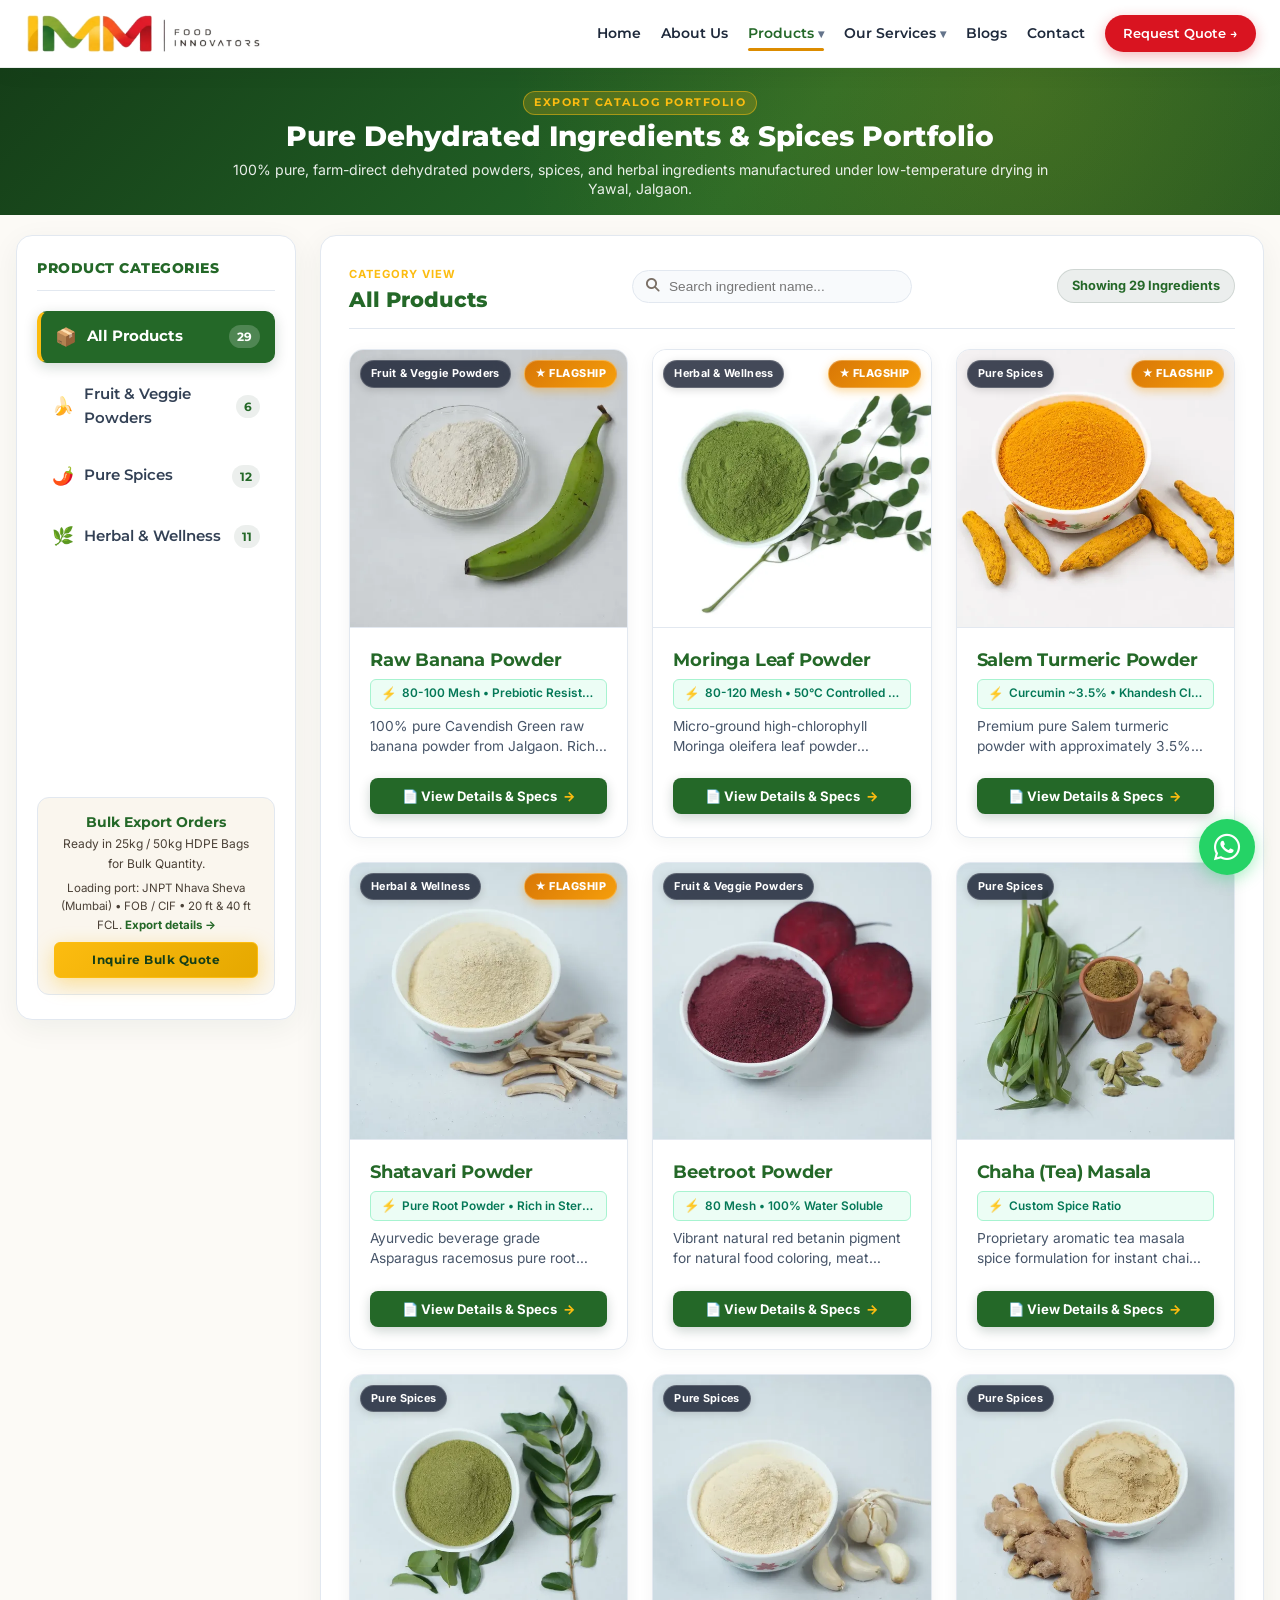
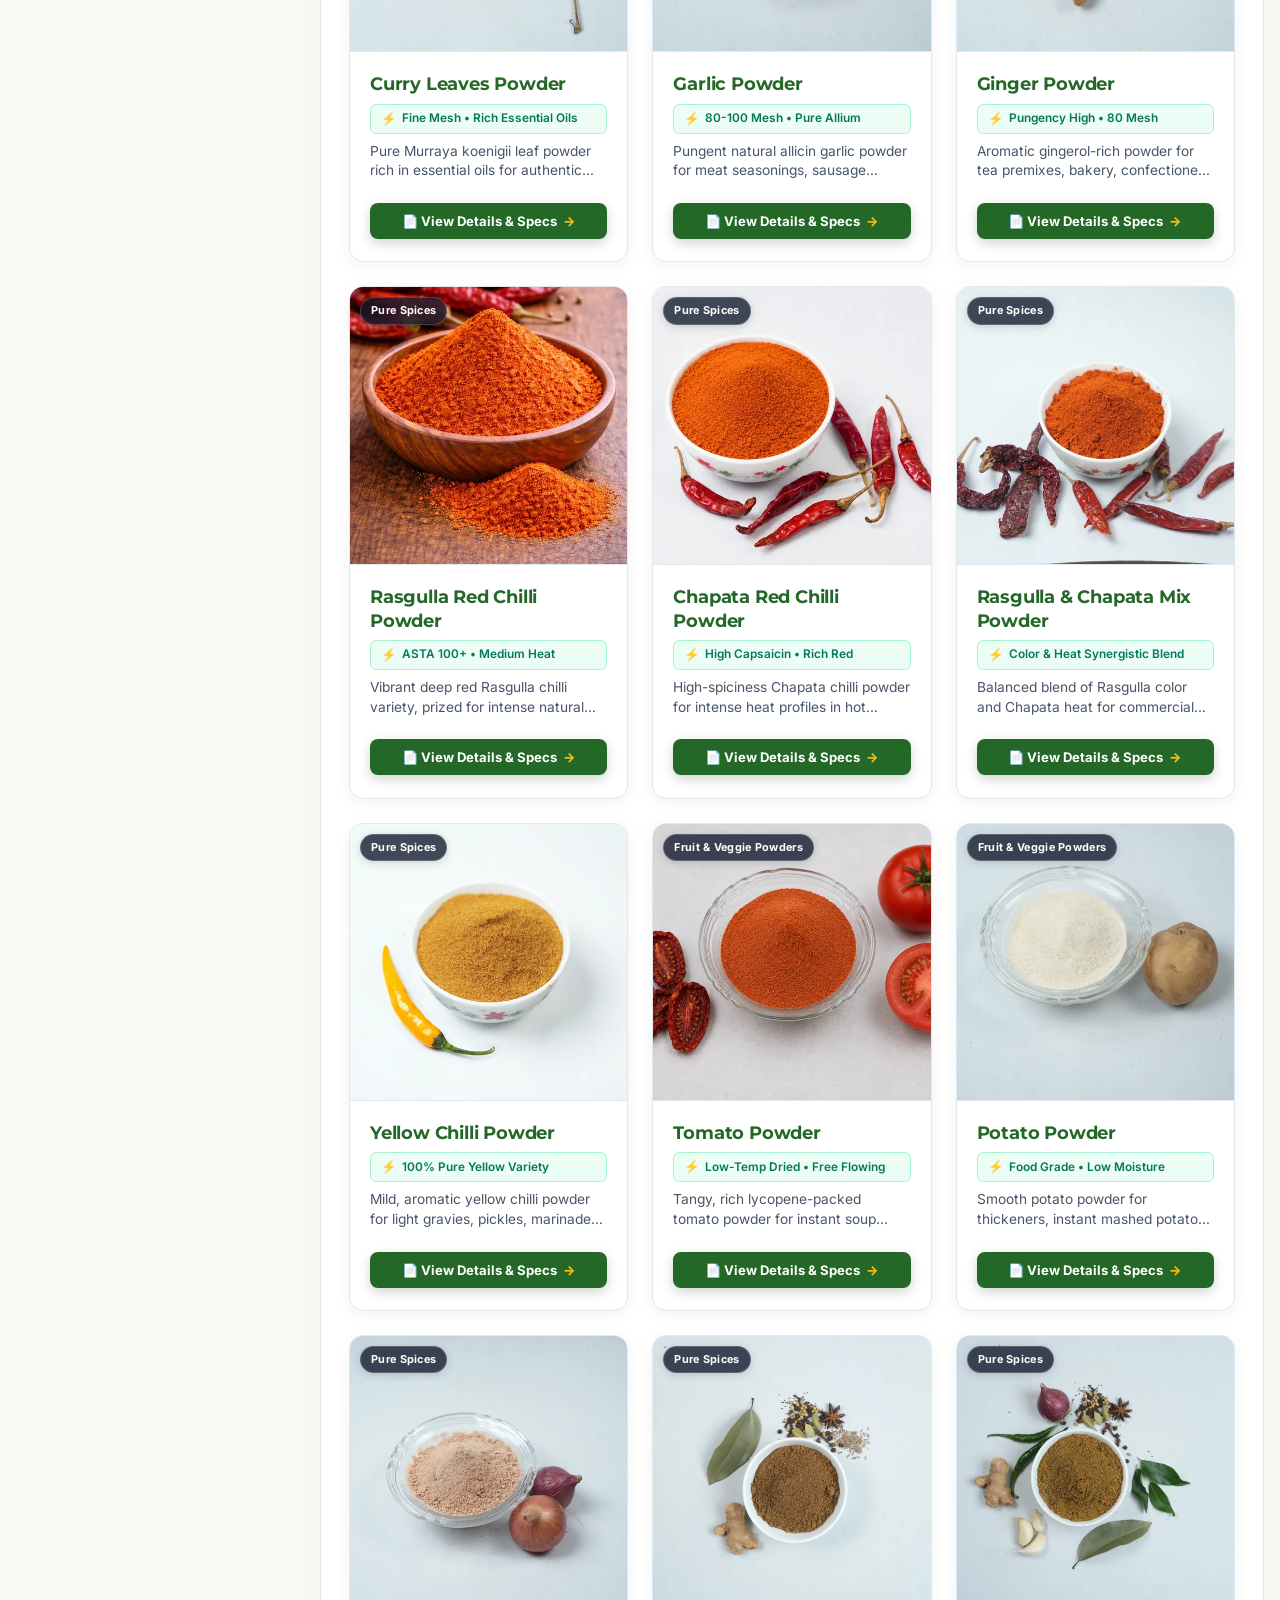
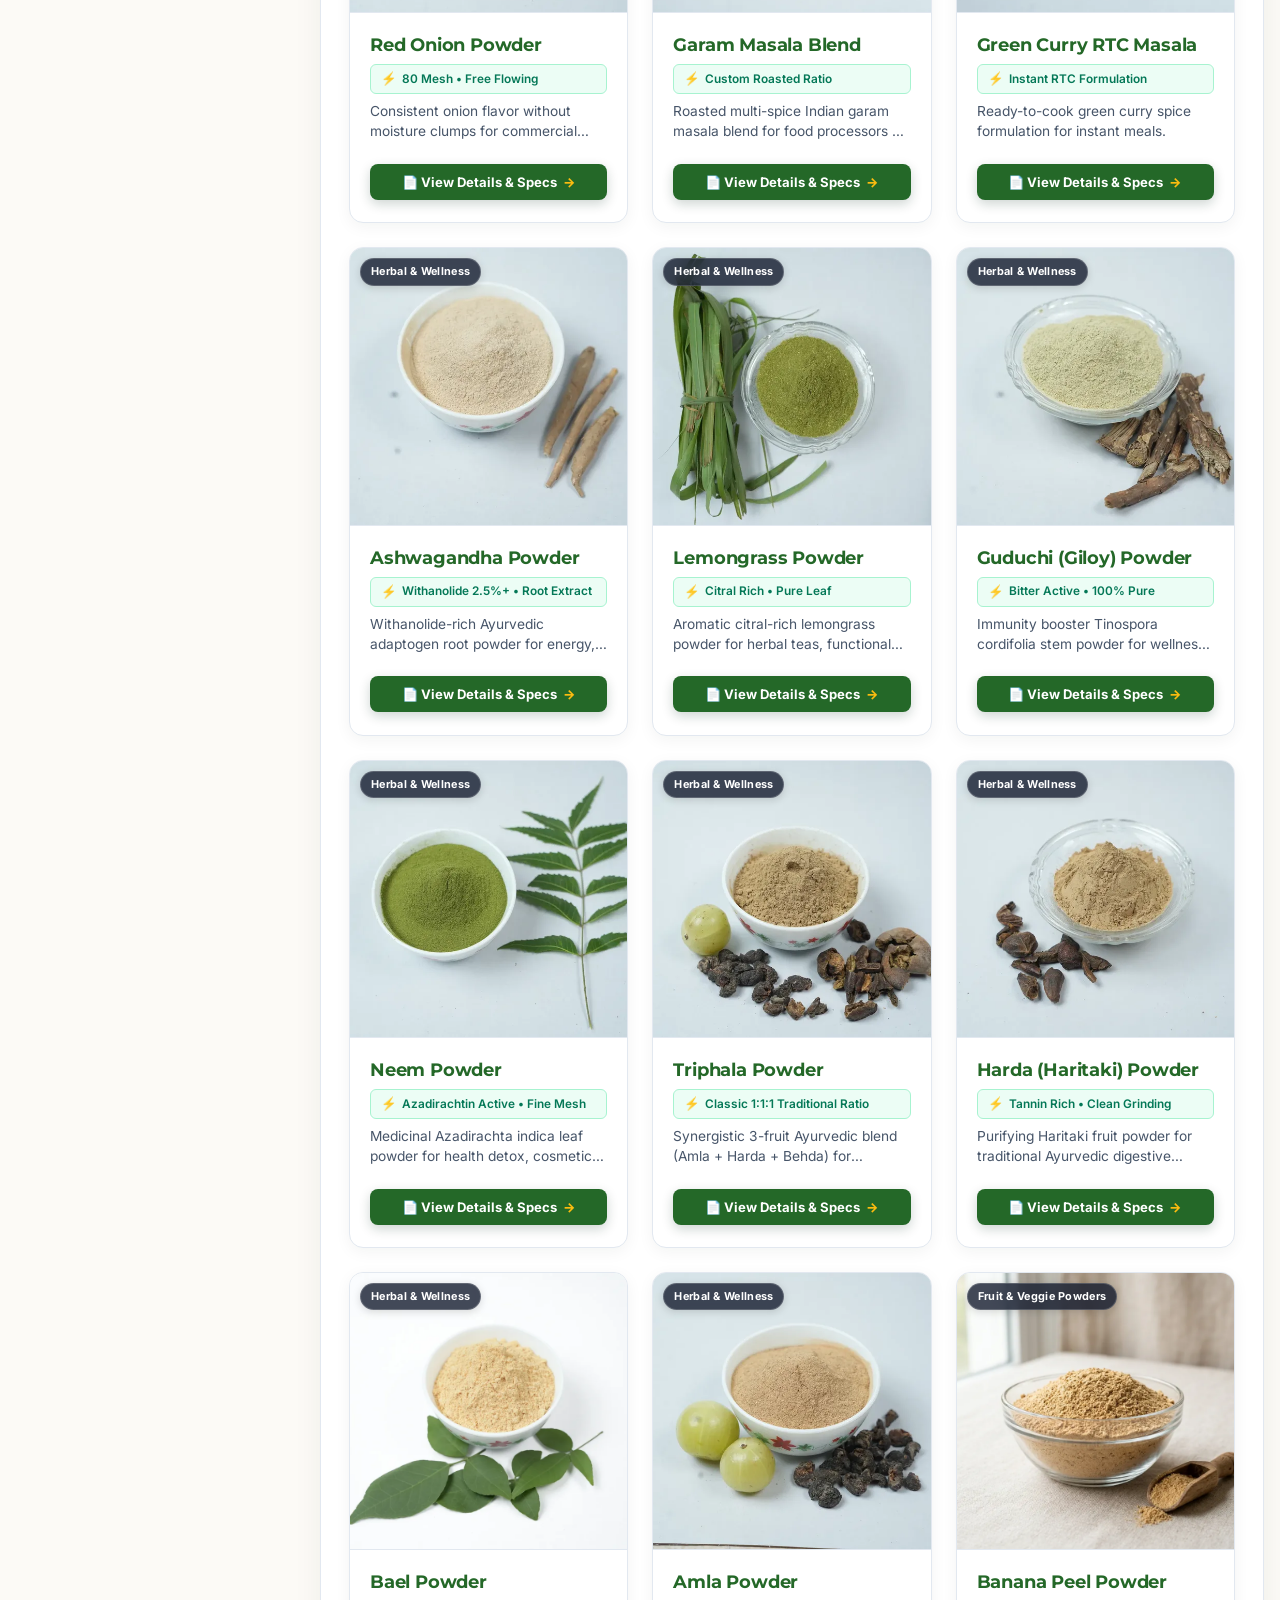
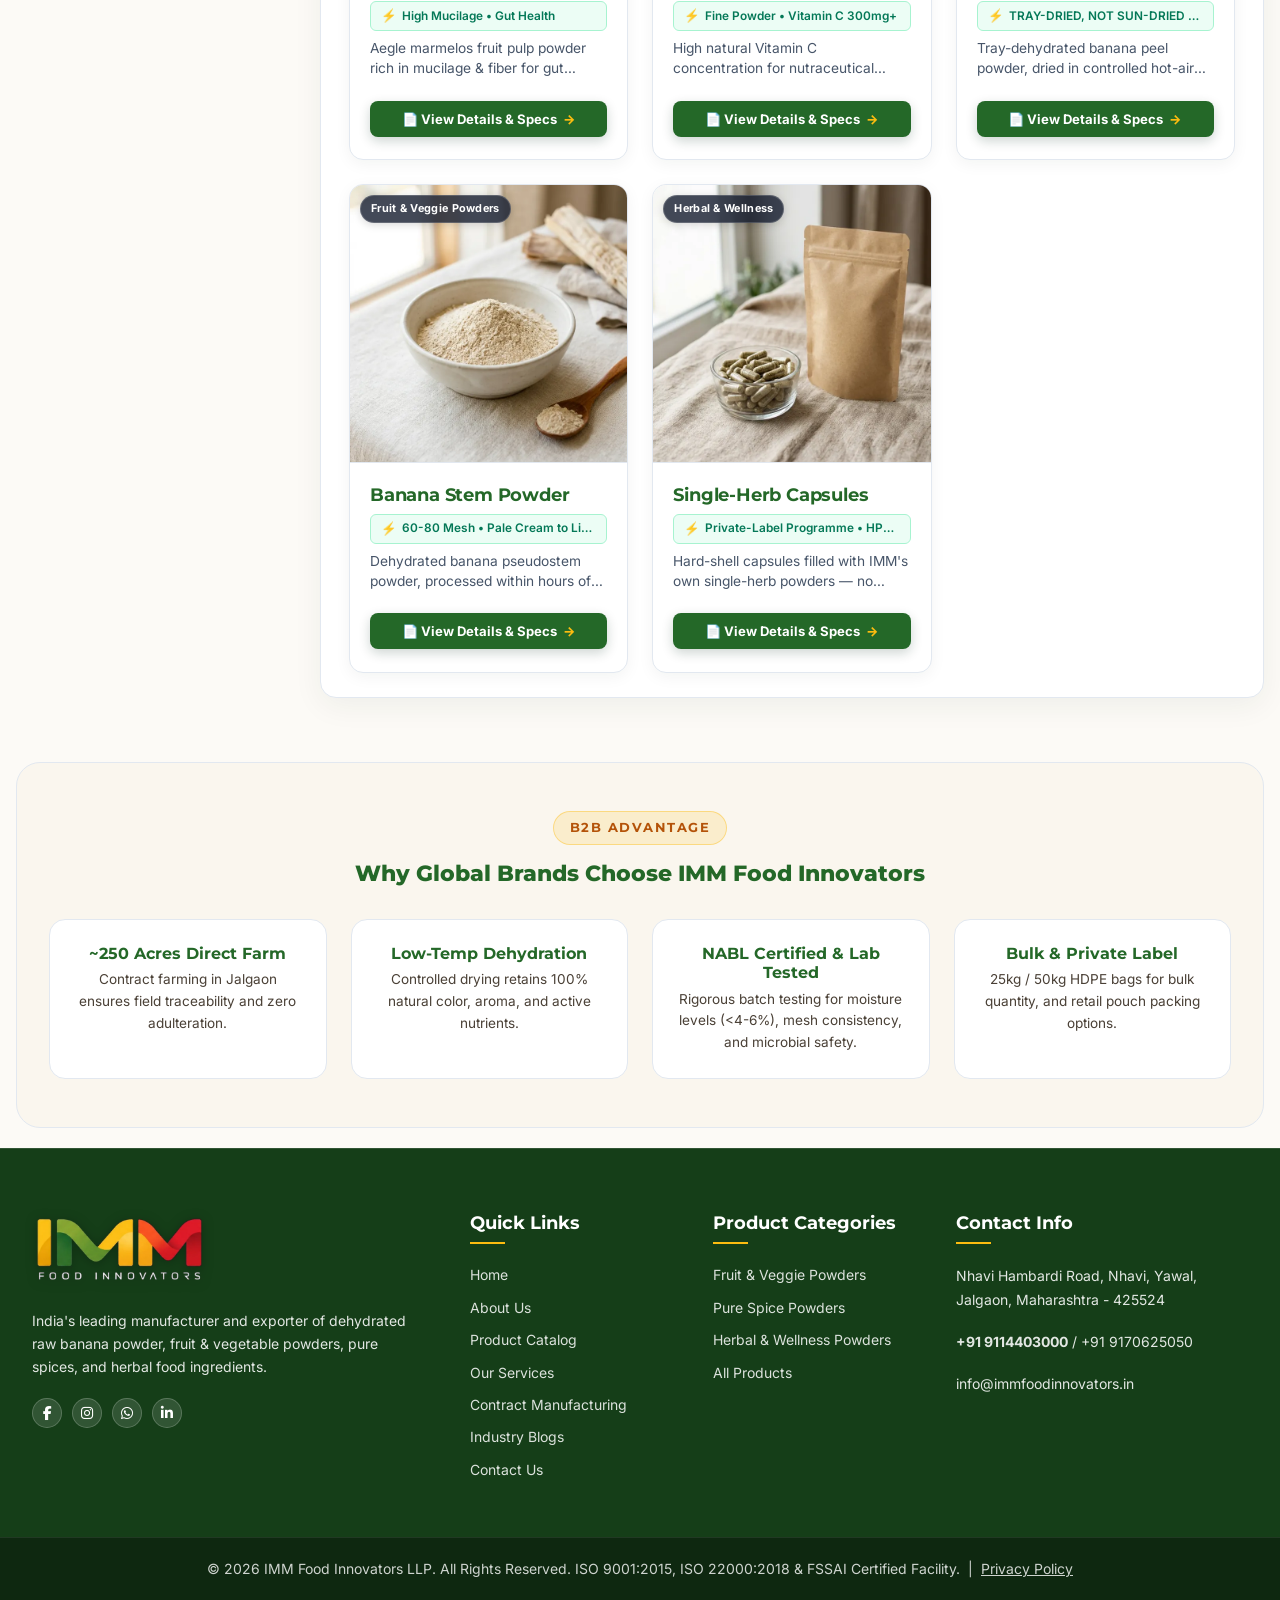
<file: products.html>
<!DOCTYPE html>
<html lang="en">

<head>
    <meta charset="UTF-8">
    <meta name="viewport" content="width=device-width, initial-scale=1.0">
    <link rel="icon" href="images/favicon.webp?v=2.0" type="image/png">
    <link rel="icon" href="images/favicon.svg" type="image/svg+xml">
    <link rel="shortcut icon" href="images/favicon.ico">
    <link rel="apple-touch-icon" href="images/IMMLogo_icon.webp">
    <title>B2B Dehydrated Powders & Pure Spices Catalog | IMM Food</title>
    <meta name="description"
        content="Wholesale B2B catalog of 25+ low-temp dehydrated ingredients: Raw banana powder, moringa, turmeric, shatavari, garlic & pure ground spices from Jalgaon, India.">
    <meta name="keywords"
        content="raw banana powder catalog, dehydrated vegetable powders, bulk moringa powder supplier, pure spices exporter, shatavari powder bulk, dehydrated garlic powder, dehydrated onion flakes, IMM Food Innovators products">
    <meta name="author" content="IMM Food Innovators LLP">
    <meta name="robots" content="index, follow, max-snippet:-1, max-image-preview:large, max-video-preview:-1">

    <!-- Geo Location Metadata -->
    <meta name="geo.region" content="IN-MH">
    <meta name="geo.placename" content="Jalgaon">
    <meta name="geo.position" content="21.1643;75.6980">
    <meta name="ICBM" content="21.1643, 75.6980">
    <link rel="canonical" href="https://www.immfoodinnovators.in/products.html">

    <!-- Resource Hints -->
    <link rel="preconnect" href="https://cdnjs.cloudflare.com" crossorigin>
    <link rel="dns-prefetch" href="https://cdnjs.cloudflare.com">

    <!-- Font Awesome Icons & Styles -->
    <link rel="preload" href="https://cdnjs.cloudflare.com/ajax/libs/font-awesome/6.5.1/css/all.min.css" as="style" onload="this.onload=null;this.rel='stylesheet'" integrity="sha512-DTOQO9RWCH3ppGqcWaEA1BIZOC6xxalwEsw9c2QQeAIftl+Vegovlnee1c9QX4TctnWMn13TZye+giMm8e2LwA==" crossorigin="anonymous">
    <noscript><link rel="stylesheet" href="https://cdnjs.cloudflare.com/ajax/libs/font-awesome/6.5.1/css/all.min.css" integrity="sha512-DTOQO9RWCH3ppGqcWaEA1BIZOC6xxalwEsw9c2QQeAIftl+Vegovlnee1c9QX4TctnWMn13TZye+giMm8e2LwA==" crossorigin="anonymous"></noscript>
    <link rel="preconnect" href="https://fonts.googleapis.com">
    <link rel="preconnect" href="https://fonts.gstatic.com" crossorigin>
    <link rel="stylesheet" href="https://fonts.googleapis.com/css2?family=Montserrat:wght@500;600;700;800&family=Inter:wght@300;400;500;600;700&display=swap">
    <link rel="stylesheet" href="css/style.css?v=31.0">
    <link rel="stylesheet" href="css/components.css?v=31.0">
    <link rel="stylesheet" href="css/responsive.css?v=31.0">

    <!-- Open Graph / Facebook -->
    <meta property="og:type" content="website">
    <meta property="og:site_name" content="IMM Food Innovators LLP">
    <meta property="og:url" content="https://www.immfoodinnovators.in/products.html">
    <meta property="og:title" content="B2B Dehydrated Powders & Pure Spices Catalog | IMM Food">
    <meta property="og:description"
        content="Wholesale B2B catalog of 25+ low-temp dehydrated ingredients: Raw banana powder, moringa, turmeric, shatavari, garlic & pure ground spices from Jalgaon, India.">
    <meta property="og:image" content="https://www.immfoodinnovators.in/images/IMMLogo.webp">
    <meta property="og:image:alt" content="IMM Food Innovators Products Catalog">
    <meta property="og:image:width" content="1200">
    <meta property="og:image:height" content="630">

    <!-- Twitter -->
    <meta property="twitter:card" content="summary_large_image">
    <meta property="twitter:url" content="https://www.immfoodinnovators.in/products.html">
    <meta property="twitter:title" content="B2B Products Catalog - Dehydrated Powders & Spices | IMM Food Innovators LLP">
    <meta property="twitter:description"
        content="25+ dehydrated food products: Cavendish raw banana powder, moringa leaf powder, pure ground spices, and vegetable flakes.">
    <meta property="twitter:image" content="https://www.immfoodinnovators.in/images/IMMLogo.webp">

    <!-- Schema Markup (JSON-LD) -->
    <script type="application/ld+json">
    [
      {
        "@context": "https://schema.org",
        "@type": "ItemPage",
        "name": "Dehydrated Food Products Catalog - IMM Food Innovators LLP",
        "description": "Wholesale B2B catalog of dehydrated raw banana powder, fruit & vegetable powders, pure spices, and herbal ingredients.",
        "url": "https://www.immfoodinnovators.in/products.html"
      },
      {
        "@context": "https://schema.org",
        "@type": "BreadcrumbList",
        "itemListElement": [
          {
            "@type": "ListItem",
            "position": 1,
            "name": "Home",
            "item": "https://www.immfoodinnovators.in/"
          },
          {
            "@type": "ListItem",
            "position": 2,
            "name": "Products Catalog",
            "item": "https://www.immfoodinnovators.in/products.html"
          }
        ]
      },
      {
        "@context": "https://schema.org",
        "@type": "ItemList",
        "name": "B2B Dehydrated Powder & Spice Catalog",
        "numberOfItems": 9,
        "itemListElement": [
          {
            "@type": "ListItem",
            "position": 1,
            "item": {
              "@type": "Product",
              "name": "Dehydrated Raw Banana Powder",
              "category": "Fruit Powders",
              "description": "Low-temperature dehydrated raw banana powder made from selected Cavendish bananas in Jalgaon.",
              "brand": { "@type": "Brand", "name": "IMM Food Innovators" },
              "offers": { "@type": "AggregateOffer", "priceCurrency": "INR", "availability": "https://schema.org/InStock" }
            }
          },
          {
            "@type": "ListItem",
            "position": 2,
            "item": {
              "@type": "Product",
              "name": "Moringa Leaf Powder",
              "category": "Herbal & Botanical Powders",
              "description": "Naturally shade-dried Moringa Oleifera leaf powder.",
              "brand": { "@type": "Brand", "name": "IMM Food Innovators" },
              "offers": { "@type": "AggregateOffer", "priceCurrency": "INR", "availability": "https://schema.org/InStock" }
            }
          },
          {
            "@type": "ListItem",
            "position": 3,
            "item": {
              "@type": "Product",
              "name": "Shatavari Powder",
              "category": "Herbal Powders",
              "description": "Premium Asparagus Racemosus root powder for nutraceutical and wellness formulations.",
              "brand": { "@type": "Brand", "name": "IMM Food Innovators" },
              "offers": { "@type": "AggregateOffer", "priceCurrency": "INR", "availability": "https://schema.org/InStock" }
            }
          },
          {
            "@type": "ListItem",
            "position": 4,
            "item": {
              "@type": "Product",
              "name": "Dehydrated Turmeric Powder",
              "category": "Pure Spices",
              "description": "High-curcumin farm-sourced pure turmeric powder.",
              "brand": { "@type": "Brand", "name": "IMM Food Innovators" },
              "offers": { "@type": "AggregateOffer", "priceCurrency": "INR", "availability": "https://schema.org/InStock" }
            }
          },
          {
            "@type": "ListItem",
            "position": 5,
            "item": {
              "@type": "Product",
              "name": "Dehydrated Garlic Powder",
              "category": "Vegetable Powders",
              "description": "Highly pungent dehydrated garlic powder milled to fine mesh sizes.",
              "brand": { "@type": "Brand", "name": "IMM Food Innovators" },
              "offers": { "@type": "AggregateOffer", "priceCurrency": "INR", "availability": "https://schema.org/InStock" }
            }
          },
          {
            "@type": "ListItem",
            "position": 6,
            "item": {
              "@type": "Product",
              "name": "Dehydrated Onion Flakes & Powder",
              "category": "Vegetable Powders",
              "description": "White and red dehydrated onion flakes and fine powder for industrial food processing.",
              "brand": { "@type": "Brand", "name": "IMM Food Innovators" },
              "offers": { "@type": "AggregateOffer", "priceCurrency": "INR", "availability": "https://schema.org/InStock" }
            }
          },
          {
            "@type": "ListItem",
            "position": 7,
            "item": {
              "@type": "Product",
              "name": "Banana Peel Powder",
              "category": "Fruit & Veggie Powders",
              "description": "Tray-dehydrated banana peel powder dried in controlled hot-air trays with low microbial load and high dietary fibre.",
              "brand": { "@type": "Brand", "name": "IMM Food Innovators" },
              "offers": { "@type": "AggregateOffer", "priceCurrency": "INR", "availability": "https://schema.org/InStock" }
            }
          },
          {
            "@type": "ListItem",
            "position": 8,
            "item": {
              "@type": "Product",
              "name": "Banana Stem Powder",
              "category": "Fruit & Veggie Powders",
              "description": "Dehydrated banana pseudostem powder processed within hours of harvest, rich in insoluble dietary fibre and potassium.",
              "brand": { "@type": "Brand", "name": "IMM Food Innovators" },
              "offers": { "@type": "AggregateOffer", "priceCurrency": "INR", "availability": "https://schema.org/InStock" }
            }
          },
          {
            "@type": "ListItem",
            "position": 9,
            "item": {
              "@type": "Product",
              "name": "Single-Herb Capsules",
              "category": "Herbal & Wellness",
              "description": "Hard-shell HPMC vegetarian capsules filled with pure single-herb powders: Moringa, Shatavari, Ashwagandha, and Safed Musli.",
              "brand": { "@type": "Brand", "name": "IMM Food Innovators" },
              "offers": { "@type": "AggregateOffer", "priceCurrency": "INR", "availability": "https://schema.org/InStock" }
            }
          }
        ]
      }
    ]
    </script>
</head>

<body>
    <div id="scroll-progress"></div>



    <!-- MAIN HEADER -->
    <header id="header">
        <div class="header-container">
            <a href="index.html" class="logo">
                <img src="images/IMMLogo_nav.webp" alt="IMM Food Innovators Logo" class="logo-img" loading="eager" width="1350" height="260">
            </a>
            <nav>
                <ul id="navMenu">
                    <li><a href="index.html" class="nav-link">Home</a></li>
                    <li><a href="about.html" class="nav-link">About Us</a></li>
                    <!-- PRODUCTS DROPDOWN MENU -->
                    <li class="nav-item dropdown">
                        <a href="products.html" class="nav-link active">Products <span
                                class="dropdown-arrow">▾</span></a>
                        <ul class="dropdown-menu">
                            <li><a href="products.html?category=powder" class="dropdown-item active">Fruit & Veggie Powders</a></li>
                            <li><a href="products.html?category=spices" class="dropdown-item">Pure Spices</a></li>
                            <li><a href="products.html?category=herbal" class="dropdown-item">Herbal & Wellness</a></li>
                            <li><a href="products.html" class="dropdown-item">All Products</a></li>
                        </ul>
                    </li>

                    <!-- OUR SERVICES DROPDOWN MENU -->
                    <li class="nav-item dropdown">
                        <a href="services.html" class="nav-link">Our Services <span class="dropdown-arrow">▾</span></a>
                        <ul class="dropdown-menu">
                            <li><a href="services.html#retail-packaging" class="dropdown-item">Retail Packaging Solutions</a></li>
                            <li><a href="services.html#bulk-packaging" class="dropdown-item">Bulk Export Packaging</a></li>
                            <li><a href="services.html#custom-blends" class="dropdown-item">Custom Blend Development</a></li>
                            <li><a href="services.html#contract-mfg" class="dropdown-item">Third-Party Contract Manufacturing</a></li>
                        </ul>
                    </li>

                    <li><a href="blogs.html" class="nav-link">Blogs</a></li>
                    <li><a href="contact.html" class="nav-link">Contact</a></li>
                    <li class="nav-cta-item"><a href="contact.html" class="nav-cta-btn">Request Quote →</a></li>
                </ul>

            </nav>
            <div class="hamburger" id="hamburger">
                <span></span>
                <span></span>
                <span></span>
            </div>
        </div>
    </header>

    <main>

    <!-- INNER PAGE HERO (ULTRA-COMPACT SLEEK B2B HEADER) -->
    <section class="inner-page-hero" style="background: linear-gradient(135deg, #153E18 0%, #246828 60%, #1E5622 100%); padding: 1.25rem 1rem 1rem 1rem; position: relative; overflow: hidden; text-align: center;">
        <div style="position: absolute; top: 0; left: 0; right: 0; bottom: 0; background: radial-gradient(circle at 80% 20%, rgba(252, 188, 16, 0.15) 0%, transparent 50%); pointer-events: none;"></div>
        <div class="hero-content" style="max-width: 1000px; margin: 0 auto; position: relative; z-index: 2;">
            <div class="section-badge badge-gold" style="margin-bottom: 0.25rem; padding: 2px 10px; font-size: 0.7rem; display: inline-flex; align-items: center;">EXPORT CATALOG PORTFOLIO</div>
            <h1 style="font-size: clamp(1.3rem, 2.2vw, 1.75rem); color: #FFFFFF; font-weight: 800; line-height: 1.25; margin-bottom: 0.35rem;">Pure Dehydrated Ingredients & Spices Portfolio</h1>
            <p style="font-size: 0.88rem; color: rgba(255, 255, 255, 0.9); max-width: 850px; margin: 0 auto; line-height: 1.4;">
                100% pure, farm-direct dehydrated powders, spices, and herbal ingredients manufactured under low-temperature drying in Yawal, Jalgaon.
            </p>
        </div>
    </section>

    <!-- TWO-COLUMN B2B CATALOG LAYOUT SECTION -->
    <section class="products-section" style="padding: 1.25rem 0; background: var(--bg-cream);">
        <div class="container" style="max-width: 1400px; margin: 0 auto; padding: 0 1rem;">
            

            <!-- MAIN PRODUCTS TWO-COLUMN LAYOUT (NO INNER SCROLLBAR, NATURAL PAGE SCROLL) -->
            <div class="products-layout" style="display: flex; gap: 1.5rem; align-items: flex-start;">
                
                <!-- LEFT CATEGORY SIDEBAR -->
                <aside class="category-sidebar">
                    <div>
                        <div class="category-sidebar-header" style="padding-bottom: 0.85rem; margin-bottom: 1.25rem; border-bottom: 1px solid var(--border-light);">
                            <h2 style="font-size: 0.85rem; color: var(--primary-dark); font-weight: 800; text-transform: uppercase; letter-spacing: 0.5px; margin: 0;">
                                Product Categories
                            </h2>
                        </div>

                        <!-- VERTICAL / HORIZONTAL CATEGORY NAV -->
                        <ul class="b2b-category-nav" id="categoryNavList">
                            <!-- Rendered via JS -->
                        </ul>
                    </div>

                    <!-- BOTTOM B2B QUOTE BADGE -->
                    <div class="b2b-quote-box" style="background: var(--bg-linen); border-radius: 12px; padding: 1rem; border: 1px solid var(--border-light); text-align: center; margin-top: 1.5rem;">
                        
                        <h3 style="font-size: 0.85rem; font-weight: 700; color: var(--primary-dark); margin: 0 0 4px 0;">Bulk Export Orders</h3>
                        <p style="font-size: 0.75rem; color: var(--text-secondary); margin: 0 0 6px 0;">Ready in 25kg / 50kg HDPE Bags for Bulk Quantity.</p>
                        <p style="font-size: 0.72rem; color: var(--text-secondary); margin: 0 0 8px 0;">Loading port: JNPT Nhava Sheva (Mumbai) &bull; FOB / CIF &bull; 20 ft &amp; 40 ft FCL. <a href="services.html#export-logistics" style="color: var(--primary-dark); font-weight: 700;">Export details &rarr;</a></p>
                        <a href="contact.html" class="btn btn-primary" style="display: inline-block; width: 100%; padding: 7px 12px; font-size: 0.78rem; font-weight: 700; border-radius: 6px; text-decoration: none;">Inquire Bulk Quote</a>
                    </div>
                </aside>

                <!-- RIGHT PRODUCT PANEL (LEFT CATEGORY SIDEBAR + SCROLLABLE PRODUCT PANEL) -->
                <div class="product-panel" style="flex: 1; min-width: 0; background: #FFFFFF; border-radius: 16px; border: 1px solid var(--border-light); box-shadow: 0 8px 30px rgba(10, 46, 29, 0.06); padding: 1.5rem 1.75rem; display: flex; flex-direction: column;">
                    
                    <!-- HEADER BAR WITH TITLE, SEARCH & COUNT -->
                    <div style="display: flex; align-items: center; justify-content: space-between; flex-wrap: wrap; gap: 1rem; padding-bottom: 1rem; margin-bottom: 1.25rem; border-bottom: 1px solid var(--border-light); background: #FFFFFF;">
                        <div>
                            <span style="font-size: 0.7rem; font-weight: 700; color: var(--accent-gold); letter-spacing: 1px; text-transform: uppercase;">CATEGORY VIEW</span>
                            <h3 id="currentCategoryTitle" style="font-size: 1.3rem; color: var(--primary-dark); font-weight: 800; margin: 2px 0 0 0;">All Products</h3>
                        </div>

                        <!-- INTEGRATED SEARCH BAR -->
                        <div style="position: relative; width: 280px;">
                            <i class="fa-solid fa-magnifying-glass" style="position: absolute; left: 14px; top: 50%; transform: translateY(-50%); color: var(--text-muted); font-size: 0.85rem;"></i>
                            <input type="text" id="productSearchInput" placeholder="Search ingredient name..." style="width: 100%; border-radius: 50px; padding: 8px 14px 8px 36px; border: 1px solid var(--border-light); font-size: 0.85rem; outline: none; background: #F8FAFC;">
                        </div>

                        <span id="currentCategoryCount" style="background: rgba(10, 46, 29, 0.08); color: var(--primary-dark); font-size: 0.8rem; font-weight: 700; padding: 6px 14px; border-radius: 50px; border: 1px solid rgba(10, 46, 29, 0.12);">
                            Showing 29 Ingredients
                        </span>
                    </div>

                    <!-- PRODUCTS GRID (SCROLLABLE RIGHT PANEL) -->
                    <div class="product-scroll-area" id="fullProductsGrid">
                        <!-- Product Cards Rendered via JS -->
                    </div>

                </div>

            </div>

            <!-- B2B GUARANTEE ADVANTAGE STRIP -->
            <div
                style="margin-top: 4rem; background: var(--bg-linen); border-radius: var(--radius-lg); padding: 3rem 2rem; border: 1px solid var(--border-light);">
                <div style="text-align: center; margin-bottom: 2rem;">
                    <div class="section-badge badge-gold">B2B ADVANTAGE</div>
                    <h3 style="font-size: var(--font-size-xl); color: var(--primary-dark); font-weight: 800;">Why Global
                        Brands Choose IMM Food Innovators</h3>
                </div>
                <div class="grid-4col">
                    <div
                        style="background: #FFFFFF; border-radius: var(--radius-md); padding: 1.5rem; border: 1px solid var(--border-light); text-align: center;">
                        
                        <h4
                            style="font-size: 1rem; color: var(--primary-dark); font-weight: 700; margin-bottom: 0.4rem;">
                            ~250 Acres Direct Farm</h4>
                        <p style="font-size: 0.85rem; color: var(--text-secondary); margin: 0;">Contract farming in
                            Jalgaon ensures field traceability and zero adulteration.</p>
                    </div>
                    <div
                        style="background: #FFFFFF; border-radius: var(--radius-md); padding: 1.5rem; border: 1px solid var(--border-light); text-align: center;">
                        
                        <h4
                            style="font-size: 1rem; color: var(--primary-dark); font-weight: 700; margin-bottom: 0.4rem;">
                            Low-Temp Dehydration</h4>
                        <p style="font-size: 0.85rem; color: var(--text-secondary); margin: 0;">Controlled drying
                            retains 100% natural color, aroma, and active nutrients.</p>
                    </div>
                    <div
                        style="background: #FFFFFF; border-radius: var(--radius-md); padding: 1.5rem; border: 1px solid var(--border-light); text-align: center;">
                        
                        <h4
                            style="font-size: 1rem; color: var(--primary-dark); font-weight: 700; margin-bottom: 0.4rem;">
                            NABL Certified & Lab Tested</h4>
                        <p style="font-size: 0.85rem; color: var(--text-secondary); margin: 0;">Rigorous batch testing for moisture levels (&lt;4-6%), mesh consistency, and microbial safety.</p>
                    </div>
                    <div
                        style="background: #FFFFFF; border-radius: var(--radius-md); padding: 1.5rem; border: 1px solid var(--border-light); text-align: center;">
                        
                        <h4
                            style="font-size: 1rem; color: var(--primary-dark); font-weight: 700; margin-bottom: 0.4rem;">
                            Bulk & Private Label</h4>
                        <p style="font-size: 0.85rem; color: var(--text-secondary); margin: 0;">25kg / 50kg HDPE bags for bulk quantity, and retail pouch packing options.</p>
                    </div>
                </div>
            </div>
        </div>
    </section>

    <!-- FOOTER -->
    </main>

    <footer>
        <div class="footer-grid">
            <div class="footer-col">
                <div class="footer-logo">
                    <a href="index.html" aria-label="IMM Food Innovators Home">
                        <img src="images/IMMLogo_footer.webp" alt="IMM Food Innovators Logo" class="footer-logo-img" loading="lazy" width="1015" height="442">
                    </a>
                </div>
                <p>India's leading manufacturer and exporter of dehydrated raw banana powder, fruit & vegetable powders, pure spices, and herbal food ingredients.</p>
                <div class="top-bar-social" style="justify-content: flex-start; margin-top: 1rem;">
                    <a href="https://www.facebook.com/profile.php?id=61581102029221" target="_blank" rel="noopener noreferrer" title="Facebook" aria-label="Facebook" class="social-facebook"><i class="fa-brands fa-facebook-f"></i></a>
                    <a href="https://www.instagram.com/imm_food_innovators" target="_blank" rel="noopener noreferrer" title="Instagram" aria-label="Instagram" class="social-instagram"><i class="fa-brands fa-instagram"></i></a>
                    <a href="https://wa.me/919114403000" target="_blank" rel="noopener noreferrer" title="WhatsApp" aria-label="WhatsApp" class="social-whatsapp"><i class="fa-brands fa-whatsapp"></i></a>
                    <a href="https://www.linkedin.com/company/138713943/admin/page-posts/published/" target="_blank" rel="noopener noreferrer" title="LinkedIn" aria-label="LinkedIn" class="social-linkedin"><i class="fa-brands fa-linkedin-in"></i></a>
                </div>
            </div>

            <div class="footer-col">
                <h3>Quick Links</h3>
                <div class="footer-links">
                    <a href="index.html">Home</a>
                    <a href="about.html">About Us</a>
                    <a href="products.html">Product Catalog</a>
                    <a href="services.html">Our Services</a>
                    <a href="services.html#contract-mfg">Contract Manufacturing</a>
                    <a href="blogs.html">Industry Blogs</a>
                    <a href="contact.html">Contact Us</a>
                </div>
            </div>

            <div class="footer-col">
                <h3>Product Categories</h3>
                <div class="footer-links">
                    <a href="products.html?category=powder">Fruit & Veggie Powders</a>
                    <a href="products.html?category=spices">Pure Spice Powders</a>
                    <a href="products.html?category=herbal">Herbal & Wellness Powders</a>
                    <a href="products.html">All Products</a>
                </div>
            </div>

            <div class="footer-col">
                <h3>Contact Info</h3>
                <p>Nhavi Hambardi Road, Nhavi, Yawal, Jalgaon, Maharashtra - 425524</p>
                <p><a href="tel:+919114403000" style="color:inherit; font-weight: 700;">+91 9114403000</a> / <a href="tel:+919170625050" style="color:inherit;">+91 9170625050</a></p>
                <p><a href="mailto:info@immfoodinnovators.in" style="color:inherit;">info@immfoodinnovators.in</a></p>
            </div>
        </div>

        <div class="footer-bottom">
            <p>© 2026 IMM Food Innovators LLP. All Rights Reserved. ISO 9001:2015, ISO 22000:2018 & FSSAI Certified Facility. &nbsp;|&nbsp; <a href="privacy.html" style="color: inherit; text-decoration: underline;">Privacy Policy</a></p>
        </div>
    </footer>

    <!-- MODAL FOR QUOTE INQUIRY -->
    <div class="modal-overlay" id="modalOverlay">
        <div class="modal-container">
            <button class="modal-close" id="modalClose">✕</button>
            <div id="modalBody"></div>
        </div>
    </div>

    <script src="data/company.js?v=31.0"></script>
    <script src="data/products.js?v=31.0"></script>
    <script src="data/blogs.js?v=31.0"></script>
    <script src="js/main.js?v=31.0"></script>
    <script src="js/products.js?v=31.0"></script>
    <script src="js/blogs.js?v=31.0"></script>
<a href="https://wa.me/919114403000?text=Hi%20IMM%20Food%20Innovators%2C%20I%20am%20interested%20in%20bulk%20purchasing%2Fexport%20specifications"
   target="_blank" rel="noopener noreferrer" aria-label="Chat with Export Sales on WhatsApp"
   style="position:fixed;bottom:25px;right:25px;z-index:9999;background:#25D366;color:#FFFFFF;
          width:56px;height:56px;border-radius:50%;display:flex;align-items:center;justify-content:center;
          font-size:30px;box-shadow:0 4px 16px rgba(37,211,102,0.4);text-decoration:none;">
  <i class="fa-brands fa-whatsapp"></i>
</a>
</body>

</html>
</file>
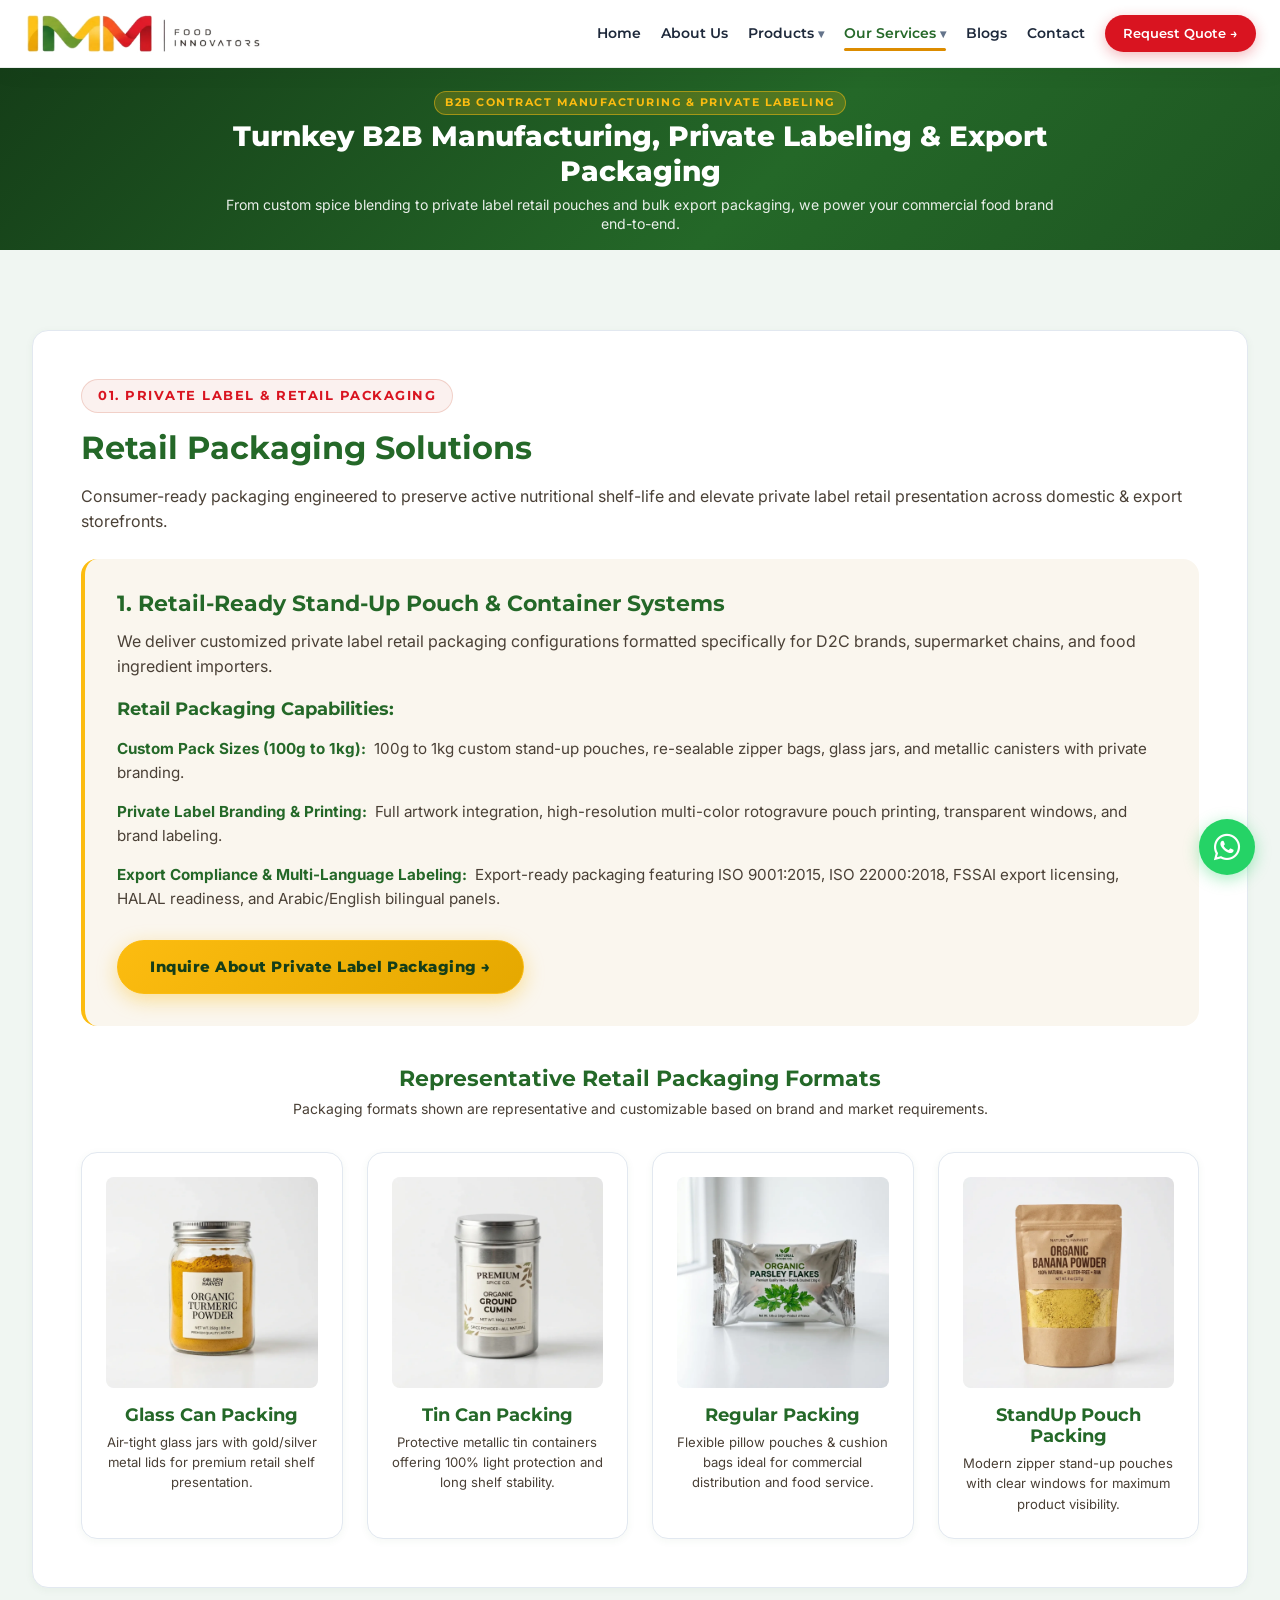
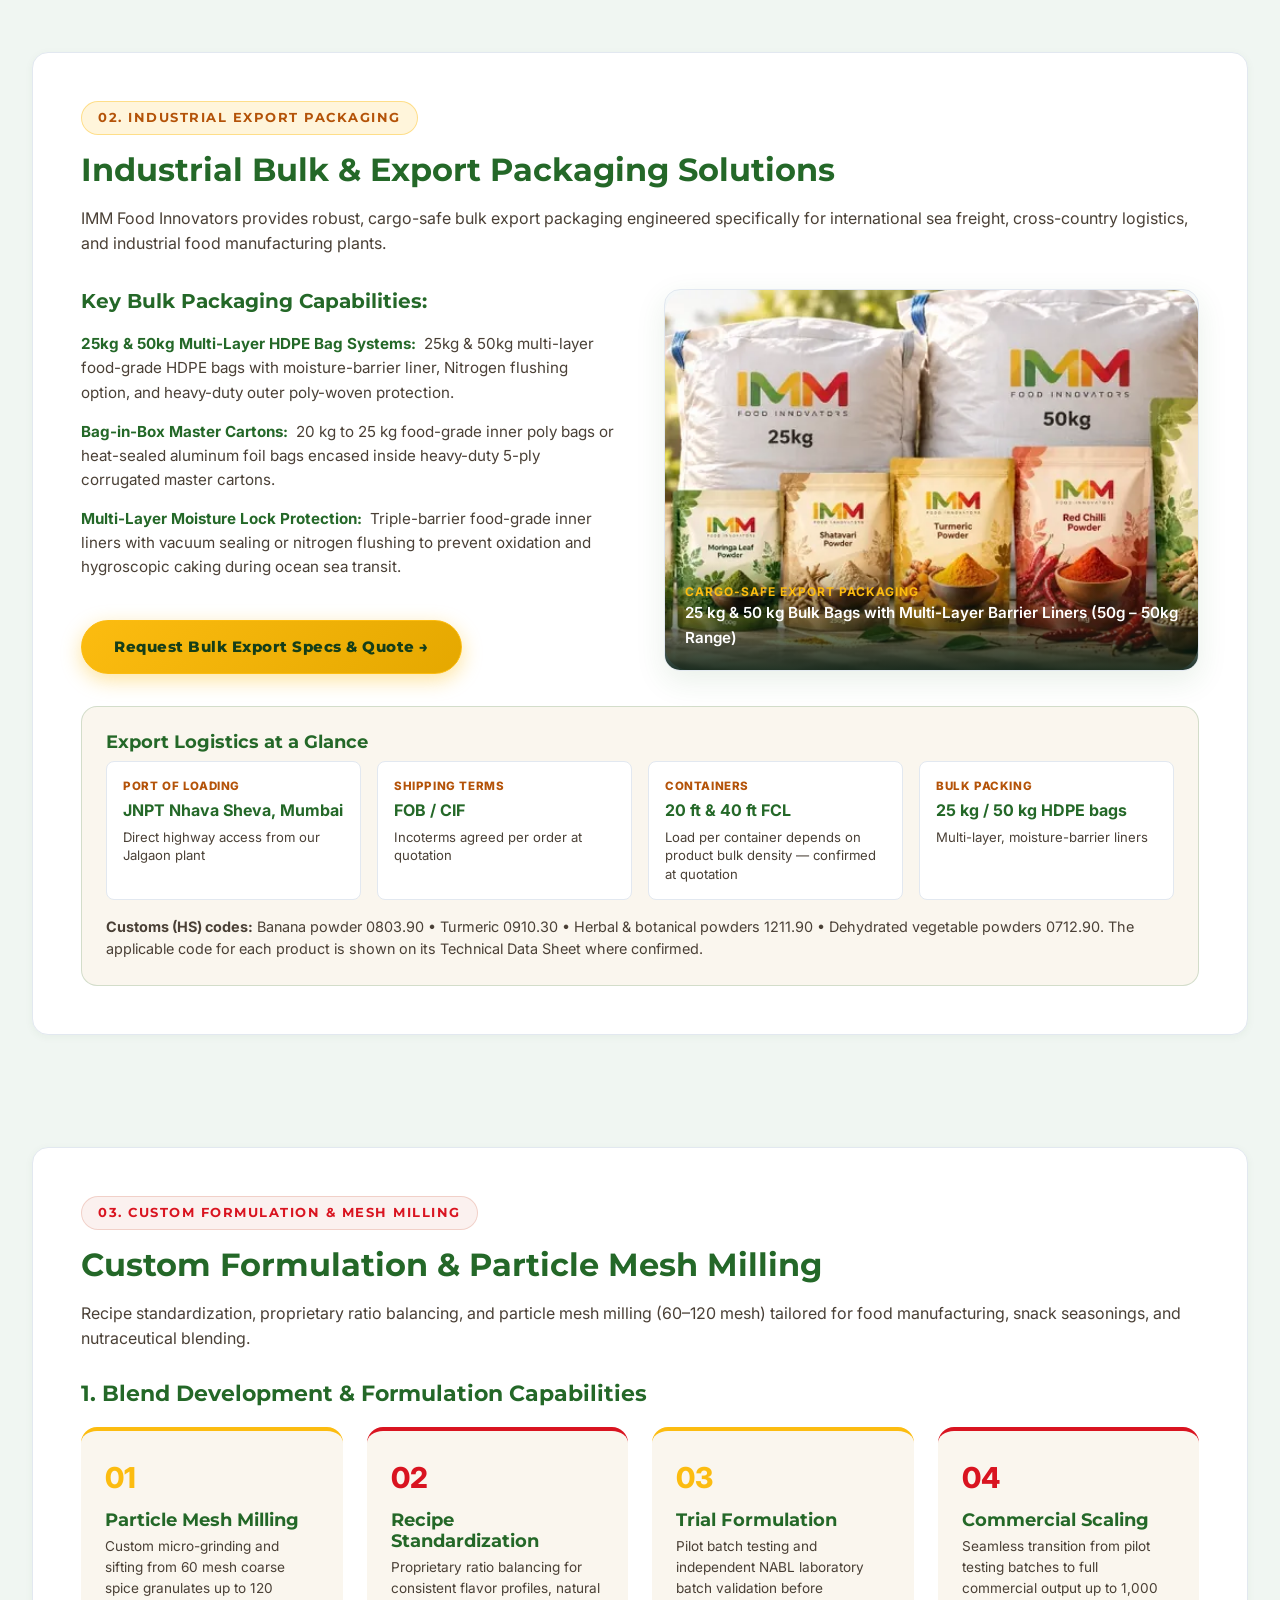
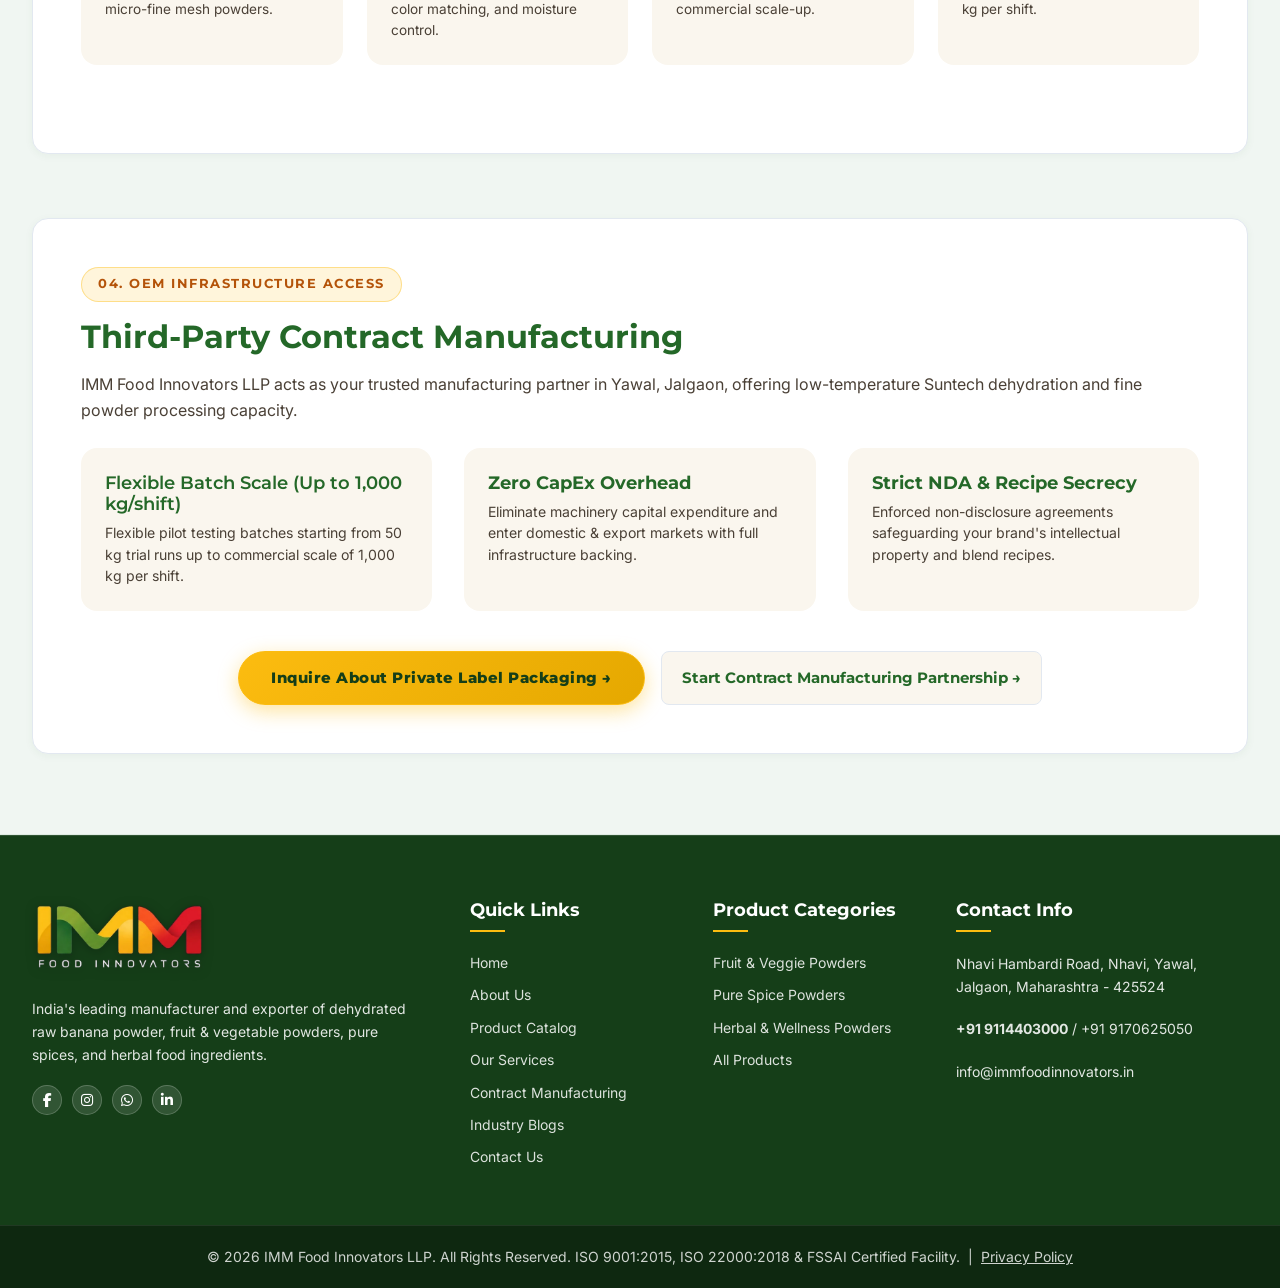
<file: services.html>
<!DOCTYPE html>
<html lang="en">

<head>
    <meta charset="UTF-8">
    <meta name="viewport" content="width=device-width, initial-scale=1.0">
    <link rel="icon" href="images/favicon.webp?v=2.0" type="image/png">
    <link rel="icon" href="images/favicon.svg" type="image/svg+xml">
    <link rel="shortcut icon" href="images/favicon.ico">
    <link rel="apple-touch-icon" href="images/IMMLogo_icon.webp">
    <title>Private Labeling & Food Contract Manufacturing | IMM Food</title>
    <meta name="description"
        content="Turnkey B2B contract manufacturing, private labeling, custom spice blending, and bulk export packaging (25kg/50kg HDPE) in Jalgaon, Maharashtra.">
    <meta name="keywords"
        content="food contract manufacturing, third party food processing, private label food packaging, custom spice blend development, bulk export food packaging, contract dehydrated raw banana powder, IMM Food Innovators LLP services">
    <meta name="author" content="IMM Food Innovators LLP">
    <meta name="robots" content="index, follow, max-snippet:-1, max-image-preview:large, max-video-preview:-1">

    <!-- Geo Location Metadata -->
    <meta name="geo.region" content="IN-MH">
    <meta name="geo.placename" content="Jalgaon">
    <meta name="geo.position" content="21.1643;75.6980">
    <meta name="ICBM" content="21.1643, 75.6980">
    <link rel="canonical" href="https://www.immfoodinnovators.in/services.html">

    <!-- Resource Hints -->
    <link rel="preconnect" href="https://cdnjs.cloudflare.com" crossorigin>
    <link rel="dns-prefetch" href="https://cdnjs.cloudflare.com">

    <!-- Font Awesome Icons & Main Styles -->
    <link rel="preload" href="https://cdnjs.cloudflare.com/ajax/libs/font-awesome/6.5.1/css/all.min.css" as="style" onload="this.onload=null;this.rel='stylesheet'" integrity="sha512-DTOQO9RWCH3ppGqcWaEA1BIZOC6xxalwEsw9c2QQeAIftl+Vegovlnee1c9QX4TctnWMn13TZye+giMm8e2LwA==" crossorigin="anonymous">
    <noscript><link rel="stylesheet" href="https://cdnjs.cloudflare.com/ajax/libs/font-awesome/6.5.1/css/all.min.css" integrity="sha512-DTOQO9RWCH3ppGqcWaEA1BIZOC6xxalwEsw9c2QQeAIftl+Vegovlnee1c9QX4TctnWMn13TZye+giMm8e2LwA==" crossorigin="anonymous"></noscript>
    <link rel="preconnect" href="https://fonts.googleapis.com">
    <link rel="preconnect" href="https://fonts.gstatic.com" crossorigin>
    <link rel="stylesheet" href="https://fonts.googleapis.com/css2?family=Montserrat:wght@500;600;700;800&family=Inter:wght@300;400;500;600;700&display=swap">
    <link rel="stylesheet" href="css/style.css?v=31.0">
    <link rel="stylesheet" href="css/components.css?v=31.0">
    <link rel="stylesheet" href="css/responsive.css?v=31.0">

    <!-- Open Graph / Facebook -->
    <meta property="og:type" content="website">
    <meta property="og:site_name" content="IMM Food Innovators LLP">
    <meta property="og:url" content="https://www.immfoodinnovators.in/services.html">
    <meta property="og:title" content="Private Label & Food Contract Manufacturing | IMM Food">
    <meta property="og:description"
        content="Turnkey B2B contract manufacturing, private labeling, custom spice blending, and bulk export packaging (25kg/50kg HDPE) in Jalgaon, Maharashtra.">
    <meta property="og:image" content="https://www.immfoodinnovators.in/images/IMMLogo.webp">
    <meta property="og:image:alt" content="IMM Food Innovators Contract Manufacturing Services">
    <meta property="og:image:width" content="1200">
    <meta property="og:image:height" content="630">

    <!-- Twitter -->
    <meta property="twitter:card" content="summary_large_image">
    <meta property="twitter:url" content="https://www.immfoodinnovators.in/services.html">
    <meta property="twitter:title" content="Private Labeling & B2B Food Contract Manufacturing | IMM Food Innovators LLP">
    <meta property="twitter:description"
        content="Private label retail packaging, industrial bulk export packing, custom food powder blends, and third-party contract manufacturing.">
    <meta property="twitter:image" content="https://www.immfoodinnovators.in/images/IMMLogo.webp">

    <!-- Schema Markup (JSON-LD) -->
    <script type="application/ld+json">
    [
      {
        "@context": "https://schema.org",
        "@type": "Service",
        "serviceType": "Third-Party Food Contract Manufacturing & Private Labeling",
        "name": "B2B Contract Manufacturing & Private Label Packaging",
        "provider": {
          "@type": "Corporation",
          "name": "IMM Food Innovators LLP",
          "url": "https://www.immfoodinnovators.in"
        },
        "areaServed": "Worldwide",
        "description": "Turnkey B2B contract manufacturing, low-temperature Suntech dehydration, fine pulverization up to 1000kg/shift, recipe formulation, and retail/bulk export packaging.",
        "hasOfferCatalog": {
          "@type": "OfferCatalog",
          "name": "Manufacturing & Packaging Services",
          "itemListElement": [
            {
              "@type": "Offer",
              "itemOffered": {
                "@type": "Service",
                "name": "Private Label Retail Packaging (Pouches, Canisters, Jars)"
              }
            },
            {
              "@type": "Offer",
              "itemOffered": {
                "@type": "Service",
                "name": "Industrial Bulk Export Packaging (25kg/50kg HDPE/Drums)"
              }
            },
            {
              "@type": "Offer",
              "itemOffered": {
                "@type": "Service",
                "name": "Custom Recipe Blending & Powder Pulverization"
              }
            },
            {
              "@type": "Offer",
              "itemOffered": {
                "@type": "Service",
                "name": "Third-Party Dehydration & Contract Processing"
              }
            }
          ]
        }
      },
      {
        "@context": "https://schema.org",
        "@type": "BreadcrumbList",
        "itemListElement": [
          {
            "@type": "ListItem",
            "position": 1,
            "name": "Home",
            "item": "https://www.immfoodinnovators.in/"
          },
          {
            "@type": "ListItem",
            "position": 2,
            "name": "Services",
            "item": "https://www.immfoodinnovators.in/services.html"
          }
        ]
      }
    ]
    </script>
</head>

<body>
    <div id="scroll-progress"></div>



    <!-- MAIN HEADER -->
    <header id="header">
        <div class="header-container">
            <a href="index.html" class="logo">
                <img src="images/IMMLogo_nav.webp" alt="IMM Food Innovators Logo" class="logo-img" loading="eager" width="1350" height="260">
            </a>
            <nav>
                <ul id="navMenu">
                    <li><a href="index.html" class="nav-link">Home</a></li>
                    <li><a href="about.html" class="nav-link">About Us</a></li>
                    <!-- PRODUCTS DROPDOWN MENU -->
                    <li class="nav-item dropdown">
                        <a href="products.html" class="nav-link">Products <span class="dropdown-arrow">▾</span></a>
                        <ul class="dropdown-menu">
                            <li><a href="products.html?category=powder" class="dropdown-item">Fruit & Veggie Powders</a></li>
                            <li><a href="products.html?category=spices" class="dropdown-item">Pure Spices</a></li>
                            <li><a href="products.html?category=herbal" class="dropdown-item">Herbal & Wellness</a></li>
                            <li><a href="products.html" class="dropdown-item">All Products</a></li>
                        </ul>
                    </li>

                    <!-- SERVICES DROPDOWN -->
                    <li class="nav-item dropdown">
                        <a href="services.html" class="nav-link active">Our Services <span class="dropdown-arrow">▾</span></a>
                        <ul class="dropdown-menu">
                            <li><a href="#retail-packaging" class="dropdown-item">Retail Packaging Solutions</a></li>
                            <li><a href="#bulk-packaging" class="dropdown-item">Bulk Export Packaging</a></li>
                            <li><a href="#custom-blends" class="dropdown-item">Custom Blend Development</a></li>
                            <li><a href="#contract-mfg" class="dropdown-item">Third-Party Contract Manufacturing</a></li>
                        </ul>
                    </li>

                    <li><a href="blogs.html" class="nav-link">Blogs</a></li>
                    <li><a href="contact.html" class="nav-link">Contact</a></li>
                    <li class="nav-cta-item"><a href="contact.html" class="nav-cta-btn">Request Quote →</a></li>
                </ul>

            </nav>
            <div class="hamburger" id="hamburger">
                <span></span>
                <span></span>
                <span></span>
            </div>
        </div>
    </header>

    <main>

    <!-- INNER PAGE HERO -->
    <section class="inner-page-hero" style="background: linear-gradient(135deg, #153E18 0%, #246828 60%, #1E5622 100%); padding: 1.25rem 1rem 1rem 1rem; text-align: center; color: #FFFFFF; position: relative; overflow: hidden;">
        <div class="hero-content" style="max-width: 1000px; margin: 0 auto; position: relative; z-index: 2;">
            <div class="section-badge badge-gold" style="margin-bottom: 0.25rem; padding: 2px 10px; font-size: 0.7rem; display: inline-flex; align-items: center;">B2B CONTRACT MANUFACTURING & PRIVATE LABELING</div>
            <h1 style="font-size: clamp(1.3rem, 2.2vw, 1.75rem); color: #FFFFFF; font-weight: 800; margin-bottom: 0.35rem; line-height: 1.25;">Turnkey B2B Manufacturing, Private Labeling & Export Packaging</h1>
            <p style="font-size: 0.88rem; color: rgba(255, 255, 255, 0.9); max-width: 850px; margin: 0 auto; line-height: 1.4;">From custom spice blending to private label retail pouches and bulk export packaging, we power your commercial food brand end-to-end.</p>
        </div>
    </section>

    <!-- MAIN SERVICES CONTENT WRAPPER -->
    <section class="services-section">
        <div style="max-width: 1280px; margin: 0 auto; padding: 0 2rem; display: flex; flex-direction: column; gap: 4rem;">

            <!-- SECTION 1: RETAIL PACKAGING SOLUTIONS -->
            <div id="retail-packaging" class="why-card" style="padding: 3rem; text-align: left;">
                <div class="section-badge">01. PRIVATE LABEL & RETAIL PACKAGING</div>
                <h2 style="font-size: var(--font-size-2xl); margin-bottom: 1rem; color: var(--primary-dark);">Retail Packaging Solutions</h2>
                <p style="color: var(--text-secondary); margin-bottom: 1.5rem; font-size: var(--font-size-base); line-height: var(--leading-normal);">
                    Consumer-ready packaging engineered to preserve active nutritional shelf-life and elevate private label retail presentation across domestic & export storefronts.
                </p>

                <div style="background: var(--bg-linen); border-radius: var(--radius-md); padding: 2rem; margin-bottom: 2.5rem; border-left: 4px solid var(--accent-gold); text-align: left;">
                    <h3 style="font-size: var(--font-size-xl); color: var(--primary-dark); margin-bottom: 0.75rem;">1. Retail-Ready Stand-Up Pouch & Container Systems</h3>
                    <p style="color: var(--text-secondary); font-size: var(--font-size-base); line-height: var(--leading-normal); margin-bottom: 1.2rem;">
                        We deliver customized private label retail packaging configurations formatted specifically for D2C brands, supermarket chains, and food ingredient importers.
                    </p>

                    <h4 style="font-size: var(--font-size-lg); color: var(--primary-dark); margin-bottom: 1rem; font-weight: var(--weight-bold); text-align: left;">
                        Retail Packaging Capabilities:</h4>
                    <ul class="service-bullet-list">
                        <li>
                            <strong>Custom Pack Sizes (100g to 1kg):</strong> 100g to 1kg custom stand-up pouches, re-sealable zipper bags, glass jars, and metallic canisters with private branding.
                        </li>
                        <li>
                            <strong>Private Label Branding & Printing:</strong> Full artwork integration, high-resolution multi-color rotogravure pouch printing, transparent windows, and brand labeling.
                        </li>
                        <li>
                            <strong>Export Compliance & Multi-Language Labeling:</strong> Export-ready packaging featuring ISO 9001:2015, ISO 22000:2018, FSSAI export licensing, HALAL readiness, and Arabic/English bilingual panels.
                        </li>
                    </ul>
                    <div style="margin-top: 1.75rem;">
                        <a href="contact.html?subject=PrivateLabel" class="btn-primary" style="font-weight: 800;">Inquire About Private Label Packaging →</a>
                    </div>
                </div>

                <!-- REPRESENTATIVE RETAIL PACKAGING FORMATS GRID (MATCHING REFERENCE IMAGE) -->
                <div>
                    <div style="text-align: center; margin-bottom: 2rem;">
                        <h3 style="font-size: var(--font-size-xl); color: var(--primary-dark); margin-bottom: 0.4rem;">Representative
                            Retail Packaging Formats</h3>
                        <p style="color: var(--text-secondary); font-size: var(--font-size-sm);">Packaging formats shown are
                            representative and customizable based on brand and market requirements.</p>
                    </div>

                    <div class="grid-4col">
                        <!-- Format 1: Glass Can Packing -->
                        <div
                            style="background: #FFFFFF; border-radius: var(--radius-md); padding: 1.5rem; text-align: center; border: 1px solid var(--border-light); box-shadow: var(--shadow-sm);">
                            <div
                                style="width: 100%; aspect-ratio: 1 / 1; background: #F8FAFC; border-radius: var(--radius-sm); margin-bottom: 1rem; display: flex; align-items: center; justify-content: center; overflow: hidden;">
                                <img src="images/glass_can_packing.webp" alt="Glass Can Packing"
                                    style="width: 100%; height: 100%; object-fit: cover; border-radius: 6px;" loading="lazy" width="1024" height="1024">
                            </div>
                            <h4 style="font-size: 1.1rem; color: var(--primary-dark); margin-bottom: 0.4rem;">Glass Can
                                Packing</h4>
                            <p style="font-size: 0.82rem; color: var(--text-secondary);">Air-tight glass jars with
                                gold/silver metal lids for premium retail shelf presentation.</p>
                        </div>

                        <!-- Format 2: Tin Can Packing -->
                        <div
                            style="background: #FFFFFF; border-radius: var(--radius-md); padding: 1.5rem; text-align: center; border: 1px solid var(--border-light); box-shadow: var(--shadow-sm);">
                            <div
                                style="width: 100%; aspect-ratio: 1 / 1; background: #F8FAFC; border-radius: var(--radius-sm); margin-bottom: 1rem; display: flex; align-items: center; justify-content: center; overflow: hidden;">
                                <img src="images/tin_can_packing.webp" alt="Tin Can Packing"
                                    style="width: 100%; height: 100%; object-fit: cover; border-radius: 6px;" loading="lazy" width="1024" height="1024">
                            </div>
                            <h4 style="font-size: 1.1rem; color: var(--primary-dark); margin-bottom: 0.4rem;">Tin Can
                                Packing</h4>
                            <p style="font-size: 0.82rem; color: var(--text-secondary);">Protective metallic tin
                                containers offering 100% light protection and long shelf stability.</p>
                        </div>

                        <!-- Format 3: Regular Packing -->
                        <div
                            style="background: #FFFFFF; border-radius: var(--radius-md); padding: 1.5rem; text-align: center; border: 1px solid var(--border-light); box-shadow: var(--shadow-sm);">
                            <div
                                style="width: 100%; aspect-ratio: 1 / 1; background: #F8FAFC; border-radius: var(--radius-sm); margin-bottom: 1rem; display: flex; align-items: center; justify-content: center; overflow: hidden;">
                                <img src="images/regular_pouch_packing.webp" alt="Regular Packing"
                                    style="width: 100%; height: 100%; object-fit: cover; border-radius: 6px;" loading="lazy" width="1024" height="1024">
                            </div>
                            <h4 style="font-size: 1.1rem; color: var(--primary-dark); margin-bottom: 0.4rem;">Regular
                                Packing</h4>
                            <p style="font-size: 0.82rem; color: var(--text-secondary);">Flexible pillow pouches &
                                cushion bags ideal for commercial distribution and food service.</p>
                        </div>

                        <!-- Format 4: StandUp Pouch Packing -->
                        <div
                            style="background: #FFFFFF; border-radius: var(--radius-md); padding: 1.5rem; text-align: center; border: 1px solid var(--border-light); box-shadow: var(--shadow-sm);">
                            <div
                                style="width: 100%; aspect-ratio: 1 / 1; background: #F8FAFC; border-radius: var(--radius-sm); margin-bottom: 1rem; display: flex; align-items: center; justify-content: center; overflow: hidden;">
                                <img src="images/standup_pouch_packing.webp" alt="StandUp Pouch Packing"
                                    style="width: 100%; height: 100%; object-fit: cover; border-radius: 6px;" loading="lazy" width="1024" height="1024">
                            </div>
                            <h4 style="font-size: 1.1rem; color: var(--primary-dark); margin-bottom: 0.4rem;">StandUp
                                Pouch Packing</h4>
                            <p style="font-size: 0.82rem; color: var(--text-secondary);">Modern zipper stand-up pouches
                                with clear windows for maximum product visibility.</p>
                        </div>
                    </div>
                </div>
            </div>

            <!-- SECTION 2: BULK EXPORT PACKAGING SOLUTIONS -->
            <div id="bulk-packaging" class="why-card" style="padding: 3rem; margin-bottom: 3rem; text-align: left;">
                <div class="section-badge badge-gold">02. INDUSTRIAL EXPORT PACKAGING</div>
                <h2 style="font-size: var(--font-size-2xl); margin-bottom: 1rem; color: var(--primary-dark);">Industrial Bulk & Export Packaging Solutions</h2>
                <p style="color: var(--text-secondary); margin-bottom: 2rem; font-size: var(--font-size-base); line-height: var(--leading-normal);">
                    IMM Food Innovators provides robust, cargo-safe bulk export packaging engineered specifically for international sea freight, cross-country logistics, and industrial food manufacturing plants.
                </p>

                <div class="about-grid">
                    <div>
                        <h3 style="font-size: 1.25rem; color: var(--primary-dark); margin-bottom: 1.2rem; font-weight: 700;">Key Bulk Packaging Capabilities:</h3>
                        <ul class="service-bullet-list">
                            <li>
                                <strong>25kg & 50kg Multi-Layer HDPE Bag Systems:</strong> 25kg & 50kg multi-layer food-grade HDPE bags with moisture-barrier liner, Nitrogen flushing option, and heavy-duty outer poly-woven protection.
                            </li>
                            <li>
                                <strong>Bag-in-Box Master Cartons:</strong> 20 kg to 25 kg food-grade inner poly bags or heat-sealed aluminum foil bags encased inside heavy-duty 5-ply corrugated master cartons.
                            </li>
                            <li>
                                <strong>Multi-Layer Moisture Lock Protection:</strong> Triple-barrier food-grade inner liners with vacuum sealing or nitrogen flushing to prevent oxidation and hygroscopic caking during ocean sea transit.
                            </li>
                        </ul>
                        <a href="contact.html?subject=BulkExportQuote" class="btn-primary" style="margin-top: 1rem;">Request Bulk Export Specs & Quote →</a>
                    </div>
                    <div>
                        <div style="position: relative; border-radius: var(--radius-md); overflow: hidden; box-shadow: var(--shadow-md); border: 1px solid var(--border-light); background: #F8FAFC;">
                            <img src="images/all_products_packaging.webp" alt="IMM Food Innovators 25kg & 50kg Bulk Export Bags and Complete Packaging Lineup" style="width: 100%; height: 380px; object-fit: cover; object-position: center; display: block;" loading="lazy" width="1024" height="395">
                            <div style="position: absolute; bottom: 0; left: 0; right: 0; background: linear-gradient(180deg, transparent 0%, rgba(5,28,18,0.88) 100%); padding: 1.25rem; color: #FFFFFF;">
                                <div style="font-size: 0.75rem; font-weight: 700; color: var(--accent-gold); letter-spacing: 1px;">CARGO-SAFE EXPORT PACKAGING</div>
                                <div style="font-size: 0.95rem; font-weight: 600;">25 kg & 50 kg Bulk Bags with Multi-Layer Barrier Liners (50g – 50kg Range)</div>
                            </div>
                        </div>
                    </div>
                </div>

                <!-- EXPORT LOGISTICS AT A GLANCE -->
                <div class="export-logistics" id="export-logistics">
                    <h3 class="export-logistics-title">Export Logistics at a Glance</h3>
                    <div class="export-logistics-grid">
                        <div class="export-logistics-item">
                            <span class="export-logistics-label">Port of Loading</span>
                            <strong>JNPT Nhava Sheva, Mumbai</strong>
                            <span>Direct highway access from our Jalgaon plant</span>
                        </div>
                        <div class="export-logistics-item">
                            <span class="export-logistics-label">Shipping Terms</span>
                            <strong>FOB / CIF</strong>
                            <span>Incoterms agreed per order at quotation</span>
                        </div>
                        <div class="export-logistics-item">
                            <span class="export-logistics-label">Containers</span>
                            <strong>20 ft &amp; 40 ft FCL</strong>
                            <span>Load per container depends on product bulk density &mdash; confirmed at quotation</span>
                        </div>
                        <div class="export-logistics-item">
                            <span class="export-logistics-label">Bulk Packing</span>
                            <strong>25 kg / 50 kg HDPE bags</strong>
                            <span>Multi-layer, moisture-barrier liners</span>
                        </div>
                    </div>
                    <p class="export-logistics-hs"><strong>Customs (HS) codes:</strong> Banana powder 0803.90 &bull; Turmeric 0910.30 &bull; Herbal &amp; botanical powders 1211.90 &bull; Dehydrated vegetable powders 0712.90. The applicable code for each product is shown on its Technical Data Sheet where confirmed.</p>
                </div>
            </div>

            <!-- SECTION 3: CUSTOM SPICE & POWDER BLEND DEVELOPMENT -->
            <div id="custom-blends" class="why-card" style="padding: 3rem;">
                <div class="section-badge">03. CUSTOM FORMULATION & MESH MILLING</div>
                <h2 style="font-size: var(--font-size-2xl); margin-bottom: 1rem; color: var(--primary-dark);">Custom Formulation & Particle Mesh Milling</h2>
                <p style="color: var(--text-secondary); margin-bottom: 1.8rem; font-size: var(--font-size-base); line-height: var(--leading-normal);">
                    Recipe standardization, proprietary ratio balancing, and particle mesh milling (60–120 mesh) tailored for food manufacturing, snack seasonings, and nutraceutical blending.
                </p>

                <!-- 1. BLEND DEVELOPMENT PROCESS (4-STEP WORKFLOW) -->
                <div style="margin-bottom: 2.5rem;">
                    <h3 style="font-size: 1.4rem; color: var(--primary-dark); margin-bottom: 1.2rem;">1. Blend Development & Formulation Capabilities</h3>

                    <div class="grid-4col">
                        <div style="background: var(--bg-linen); border-radius: var(--radius-md); padding: 1.5rem; border-top: 4px solid var(--accent-gold);">
                            <div style="font-size: 1.8rem; font-weight: 800; color: var(--accent-gold); margin-bottom: 0.5rem;">01</div>
                            <h4 style="font-size: 1.1rem; color: var(--primary-dark); margin-bottom: 0.4rem;">Particle Mesh Milling</h4>
                            <p style="font-size: 0.85rem; color: var(--text-secondary);">Custom micro-grinding and sifting from 60 mesh coarse spice granulates up to 120 micro-fine mesh powders.</p>
                        </div>

                        <div style="background: var(--bg-linen); border-radius: var(--radius-md); padding: 1.5rem; border-top: 4px solid var(--accent-red);">
                            <div style="font-size: 1.8rem; font-weight: 800; color: var(--accent-red); margin-bottom: 0.5rem;">02</div>
                            <h4 style="font-size: 1.1rem; color: var(--primary-dark); margin-bottom: 0.4rem;">Recipe Standardization</h4>
                            <p style="font-size: 0.85rem; color: var(--text-secondary);">Proprietary ratio balancing for consistent flavor profiles, natural color matching, and moisture control.</p>
                        </div>

                        <div style="background: var(--bg-linen); border-radius: var(--radius-md); padding: 1.5rem; border-top: 4px solid var(--accent-gold);">
                            <div style="font-size: 1.8rem; font-weight: 800; color: var(--accent-gold); margin-bottom: 0.5rem;">03</div>
                            <h4 style="font-size: 1.1rem; color: var(--primary-dark); margin-bottom: 0.4rem;">Trial Formulation</h4>
                            <p style="font-size: 0.85rem; color: var(--text-secondary);">Pilot batch testing and independent NABL laboratory batch validation before commercial scale-up.</p>
                        </div>

                        <div style="background: var(--bg-linen); border-radius: var(--radius-md); padding: 1.5rem; border-top: 4px solid var(--accent-red);">
                            <div style="font-size: 1.8rem; font-weight: 800; color: var(--accent-red); margin-bottom: 0.5rem;">04</div>
                            <h4 style="font-size: 1.1rem; color: var(--primary-dark); margin-bottom: 0.4rem;">Commercial Scaling</h4>
                            <p style="font-size: 0.85rem; color: var(--text-secondary);">Seamless transition from pilot testing batches to full commercial output up to 1,000 kg per shift.</p>
                        </div>
                    </div>
                </div>
            </div>

            <!-- SECTION 4: THIRD PARTY CONTRACT MANUFACTURING -->
            <div id="contract-mfg" class="why-card" style="padding: 3rem;">
                <div class="section-badge badge-gold">04. OEM INFRASTRUCTURE ACCESS</div>
                <h2 style="font-size: var(--font-size-2xl); margin-bottom: 1rem; color: var(--primary-dark);">Third-Party Contract Manufacturing</h2>
                <p style="color: var(--text-secondary); margin-bottom: 1.5rem; font-size: var(--font-size-base); line-height: var(--leading-normal);">
                    IMM Food Innovators LLP acts as your trusted manufacturing partner in Yawal, Jalgaon, offering low-temperature Suntech dehydration and fine powder processing capacity.
                </p>

                <div class="grid-3col">
                    <div style="background: var(--bg-linen); border-radius: var(--radius-md); padding: 1.5rem;">
                        <h3 style="font-size: 1.1rem; color: var(--primary-dark); margin-bottom: 0.5rem; font-weight: 600;">Flexible Batch Scale (Up to 1,000 kg/shift)</h3>
                        <p style="font-size: 0.88rem; color: var(--text-secondary);">Flexible pilot testing batches starting from 50 kg trial runs up to commercial scale of 1,000 kg per shift.</p>
                    </div>

                    <div style="background: var(--bg-linen); border-radius: var(--radius-md); padding: 1.5rem;">
                        <h4 style="font-size: 1.1rem; color: var(--primary-dark); margin-bottom: 0.5rem;">Zero CapEx Overhead</h4>
                        <p style="font-size: 0.88rem; color: var(--text-secondary);">Eliminate machinery capital expenditure and enter domestic & export markets with full infrastructure backing.</p>
                    </div>

                    <div style="background: var(--bg-linen); border-radius: var(--radius-md); padding: 1.5rem;">
                        <h4 style="font-size: 1.1rem; color: var(--primary-dark); margin-bottom: 0.5rem;">Strict NDA & Recipe Secrecy</h4>
                        <p style="font-size: 0.88rem; color: var(--text-secondary);">Enforced non-disclosure agreements safeguarding your brand's intellectual property and blend recipes.</p>
                    </div>
                </div>

                <div style="text-align: center; margin-top: 2.5rem; display: flex; justify-content: center; gap: 1rem; flex-wrap: wrap;">
                    <a href="contact.html?subject=PrivateLabel" class="btn-primary" style="font-weight: 800;">Inquire About Private Label Packaging →</a>
                    <a href="contact.html?subject=ContractMfg" class="btn-secondary" style="background: var(--bg-linen); border: 1px solid var(--border-light); color: var(--primary-dark); font-weight: 700; padding: 12px 20px; border-radius: 8px;">Start Contract Manufacturing Partnership →</a>
                </div>
            </div>

        </div>
    </section>

    <!-- FOOTER -->
    </main>

    <footer>
        <div class="footer-grid">
            <div class="footer-col">
                <div class="footer-logo">
                    <a href="index.html" aria-label="IMM Food Innovators Home">
                        <img src="images/IMMLogo_footer.webp" alt="IMM Food Innovators Logo" class="footer-logo-img" loading="lazy" width="1015" height="442">
                    </a>
                </div>
                <p>India's leading manufacturer and exporter of dehydrated raw banana powder, fruit & vegetable powders, pure spices, and herbal food ingredients.</p>
                <div class="top-bar-social" style="justify-content: flex-start; margin-top: 1rem;">
                    <a href="https://www.facebook.com/profile.php?id=61581102029221" target="_blank" rel="noopener noreferrer" title="Facebook" aria-label="Facebook" class="social-facebook"><i class="fa-brands fa-facebook-f"></i></a>
                    <a href="https://www.instagram.com/imm_food_innovators" target="_blank" rel="noopener noreferrer" title="Instagram" aria-label="Instagram" class="social-instagram"><i class="fa-brands fa-instagram"></i></a>
                    <a href="https://wa.me/919114403000" target="_blank" rel="noopener noreferrer" title="WhatsApp" aria-label="WhatsApp" class="social-whatsapp"><i class="fa-brands fa-whatsapp"></i></a>
                    <a href="https://www.linkedin.com/company/138713943/admin/page-posts/published/" target="_blank" rel="noopener noreferrer" title="LinkedIn" aria-label="LinkedIn" class="social-linkedin"><i class="fa-brands fa-linkedin-in"></i></a>
                </div>
            </div>

            <div class="footer-col">
                <h3>Quick Links</h3>
                <div class="footer-links">
                    <a href="index.html">Home</a>
                    <a href="about.html">About Us</a>
                    <a href="products.html">Product Catalog</a>
                    <a href="services.html">Our Services</a>
                    <a href="services.html#contract-mfg">Contract Manufacturing</a>
                    <a href="blogs.html">Industry Blogs</a>
                    <a href="contact.html">Contact Us</a>
                </div>
            </div>

            <div class="footer-col">
                <h3>Product Categories</h3>
                <div class="footer-links">
                    <a href="products.html?category=powder">Fruit & Veggie Powders</a>
                    <a href="products.html?category=spices">Pure Spice Powders</a>
                    <a href="products.html?category=herbal">Herbal & Wellness Powders</a>
                    <a href="products.html">All Products</a>
                </div>
            </div>

            <div class="footer-col">
                <h3>Contact Info</h3>
                <p>Nhavi Hambardi Road, Nhavi, Yawal, Jalgaon, Maharashtra - 425524</p>
                <p><a href="tel:+919114403000" style="color:inherit; font-weight: 700;">+91 9114403000</a> / <a href="tel:+919170625050" style="color:inherit;">+91 9170625050</a></p>
                <p><a href="mailto:info@immfoodinnovators.in" style="color:inherit;">info@immfoodinnovators.in</a></p>
            </div>
        </div>

        <div class="footer-bottom">
            <p>© 2026 IMM Food Innovators LLP. All Rights Reserved. ISO 9001:2015, ISO 22000:2018 & FSSAI Certified Facility. &nbsp;|&nbsp; <a href="privacy.html" style="color: inherit; text-decoration: underline;">Privacy Policy</a></p>
        </div>
    </footer>

    <!-- MODAL FOR INQUIRIES -->
    <div class="modal-overlay" id="modalOverlay">
        <div class="modal-container">
            <button class="modal-close" id="modalClose">✕</button>
            <div id="modalBody"></div>
        </div>
    </div>

    <script src="data/company.js?v=31.0"></script>
    <script src="data/products.js?v=31.0"></script>
    <script src="data/blogs.js?v=31.0"></script>
    <script src="js/main.js?v=31.0"></script>
    <script src="js/products.js?v=31.0"></script>
    <script src="js/blogs.js?v=31.0"></script>
<a href="https://wa.me/919114403000?text=Hi%20IMM%20Food%20Innovators%2C%20I%20am%20interested%20in%20bulk%20purchasing%2Fexport%20specifications"
   target="_blank" rel="noopener noreferrer" aria-label="Chat with Export Sales on WhatsApp"
   style="position:fixed;bottom:25px;right:25px;z-index:9999;background:#25D366;color:#FFFFFF;
          width:56px;height:56px;border-radius:50%;display:flex;align-items:center;justify-content:center;
          font-size:30px;box-shadow:0 4px 16px rgba(37,211,102,0.4);text-decoration:none;">
  <i class="fa-brands fa-whatsapp"></i>
</a>
</body>

</html>
</file>
<file: css/style.css>
/* ============================================================
   IMM Food Innovators — Premium Website Design System
   Color Palette: Deep Emerald Green, Golden Amber & Spice Terracotta
   Aesthetic: Farm-fresh agriculture, organic food processing & B2B export
   ============================================================ */


/* ── Verified September 2026 Brand Identity Palette Tokens ── */
:root {
  /* Primary Grounds */
  --primary-dark: #246828; /* IMM Official Deep Green */
  --secondary-dark: #1E5622; /* Medium Forest Green */
  --header-black: #153E18; /* Dark Header/Footer Green */

  /* Brand Ribbon Accents (Four Hero Products) */
  --accent-gold: #FCBC10; /* IMM Brand Gold (Banana) */
  --accent-gold-light: #FCD058;
  --accent-olive: #84A42C; /* IMM Olive Green (Moringa) */
  --accent-orange: #FC9C24; /* IMM Amber/Orange (Shatavari) */
  --accent-red: #D91420; /* IMM Spice Red (Chilli/Turmeric) */
  --accent-red-hover: #B50F18;
  --accent-amber: #DC8C00;

  /* Backgrounds & Section Color System */
  --bg-cream: #FCFAF6;        /* IMM Brand Light Airy Cream Base */
  --bg-linen: #FAF6EE;        /* IMM Official Warm Ivory Cream */
  --bg-card: #FFFFFF;         /* Pristine Pure White */
  --bg-alt: #F5EFE6;          /* Soft Oat / Warm Linen Accent */

  /* Distinct Section Background Palette */
  --bg-section-about: #FAF6EE;     /* Section: About Us — Warm Ivory Cream */
  --bg-section-services: #F0F6F2;  /* Section: Services — Soft Botanical Sage Cream */
  --bg-section-contract: #FFF8EB;  /* Section: Contract Mfg — Warm Golden Honey Cream */
  --bg-section-certs: #FFFFFF;     /* Section: Certifications — Pristine Pure Porcelain White */
  --bg-section-blogs: #F6F1EA;     /* Section: Articles & Blogs — Warm Editorial Oat Cream */
  --bg-section-faq: #EEF5F2;       /* Section: FAQ — Serene Mineral Mint / Dew Cream */
  --bg-section-contact: #FDF3EB;   /* Section: Contact Us — Warm Sunset Spice / Apricot Cream */

  /* Typography */
  --text-primary: #241608; /* IMM Brand Deep Ink/Text */
  --text-secondary: #4A4036;
  --text-muted: #7A7066;
  --text-light: #F8FAFC;

  --border-light: #E2E8F0;
  --border-dark: #241608;
  --border-accent: rgba(217, 20, 32, 0.2);

  --shadow-sm: 0 2px 8px rgba(36, 104, 40, 0.05);
  --shadow-md: 0 10px 30px rgba(36, 104, 40, 0.1);
  --shadow-lg: 0 20px 40px rgba(36, 104, 40, 0.16);
  --shadow-glow: 0 0 25px rgba(252, 188, 16, 0.3);

  --font-heading: 'Montserrat', sans-serif;
  --font-body: 'Inter', sans-serif;

  /* ── Modular Typography Scale ── */
  --font-size-xs:   0.8rem;    /* 12.8px - Micro tags, badges, caption */
  --font-size-sm:   0.875rem;  /* 14.0px - Secondary text, meta, small body */
  --font-size-base: 1.0rem;    /* 16.0px - Primary body text, UI inputs */
  --font-size-lg:   1.125rem;  /* 18.0px - Lead copy, H4 sub-headings */
  --font-size-xl:   1.35rem;   /* 21.6px - H3 card titles, component headings */
  --font-size-2xl:  2.0rem;    /* 32.0px - H2 major section titles */
  --font-size-3xl:  2.2rem;    /* 35.2px - H1 page hero headings */
  --font-size-4xl:  2.75rem;   /* 44.0px - H1 homepage display title */

  /* ── Typography Weights & Line Heights ── */
  --weight-regular:   400;
  --weight-medium:    500;
  --weight-semibold:  600;
  --weight-bold:      700;
  --weight-extrabold: 800;

  --leading-tight:  1.2;
  --leading-snug:   1.35;
  --leading-normal: 1.6;
  
  /* ── Geometric Spacing System (4-point & 8-point scale) ── */
  --space-3xs: 0.25rem; /*  4px - Micro gaps */
  --space-2xs: 0.5rem;  /*  8px - Badge padding & pill gaps */
  --space-xs:  0.75rem; /* 12px - Input padding & small margins */
  --space-sm:  1.0rem;  /* 16px - Component inner spacing */
  --space-md:  1.5rem;  /* 24px - Standard card padding & grid gaps */
  --space-lg:  2.0rem;  /* 32px - Container padding & section margins */
  --space-xl:  3.0rem;  /* 48px - Section headers & component gaps */
  --space-2xl: 2.75rem;  /* Compact section vertical padding */

  --ease-smooth: cubic-bezier(0.16, 1, 0.3, 1);
  --ease-spring: cubic-bezier(0.34, 1.56, 0.64, 1);
  
  --nav-height: 68px;
  --topbar-height: 36px;
  --radius-sm: 8px;
  --radius-md: 16px;
  --radius-lg: 24px;
}

/* ── Reset & Core ── */
*, *::before, *::after {
  box-sizing: border-box;
  margin: 0;
  padding: 0;
}

html {
  font-size: 16px;
  scroll-behavior: smooth;
  scroll-padding-top: 90px;
}

section, [id] {
  scroll-margin-top: 90px;
}

body {
  font-family: var(--font-body);
  font-size: var(--font-size-base);
  font-weight: var(--weight-regular);
  line-height: var(--leading-normal);
  background-color: var(--bg-cream);
  color: var(--text-primary);
  overflow-x: hidden;
}

/* ── Heading Hierarchy Defaults ── */
h1, h2, h3, h4, h5, h6 {
  font-family: var(--font-heading);
  color: var(--primary-dark);
  line-height: var(--leading-snug);
  margin-bottom: 0.5rem;
}

h1 {
  font-size: var(--font-size-3xl);
  font-weight: var(--weight-bold);
  line-height: var(--leading-tight);
}

h2 {
  font-size: var(--font-size-2xl);
  font-weight: var(--weight-bold);
}

h3 {
  font-size: var(--font-size-xl);
  font-weight: var(--weight-bold);
}

h4 {
  font-size: var(--font-size-lg);
  font-weight: var(--weight-semibold);
}

p {
  font-size: var(--font-size-base);
  line-height: var(--leading-normal);
  color: var(--text-secondary);
}

img {
  max-width: 100%;
  height: auto;
  display: block;
}

a {
  text-decoration: none;
  color: inherit;
  transition: all 0.3s var(--ease-smooth);
}

ul { list-style: none; }
button { font-family: inherit; border: none; outline: none; background: none; cursor: pointer; }

/* ── Custom Scrollbar ── */
::-webkit-scrollbar { width: 10px; }
::-webkit-scrollbar-track { background: var(--primary-dark); }
::-webkit-scrollbar-thumb { background: var(--accent-gold); border-radius: 5px; }
::-webkit-scrollbar-thumb:hover { background: var(--accent-red); }

/* ── Scroll Progress Line ── */
#scroll-progress {
  position: fixed;
  top: 0;
  left: 0;
  height: 3px;
  width: 0%;
  background: linear-gradient(90deg, var(--accent-red), var(--accent-gold), var(--accent-amber));
  z-index: 10000;
  transition: width 0.1s linear;
}

/* ── Typography Utilities ── */
h1, h2, h3, h4, h5, h6 {
  font-family: var(--font-heading);
  color: var(--primary-dark);
  font-weight: 700;
  line-height: 1.2;
}

.highlight-red {
  color: var(--accent-red);
}

.highlight-gold {
  color: var(--accent-gold);
}

.section-badge {
  display: inline-flex;
  align-items: center;
  gap: 8px;
  padding: 6px 16px;
  background: rgba(200, 75, 49, 0.08);
  border: 1px solid rgba(200, 75, 49, 0.2);
  color: var(--accent-red);
  font-family: var(--font-heading);
  font-size: var(--font-size-xs);
  font-weight: var(--weight-bold);
  letter-spacing: 1.5px;
  text-transform: uppercase;
  border-radius: 50px;
  margin-bottom: 1rem;
}

.section-badge.badge-gold {
  background: rgba(252, 188, 16, 0.15);
  border: 1px solid rgba(252, 188, 16, 0.4);
  color: #B45309;  /* passes WCAG AA (5:1+) on light backgrounds */
  font-weight: 700;
}

/* Keep bright gold ONLY on dark backgrounds: */
.inner-page-hero .section-badge.badge-gold,
.hero-slider-section .section-badge.badge-gold,
.certifications-section .section-badge.badge-gold {
  color: #FCBC10;
  background: rgba(252, 188, 16, 0.2);
  border-color: rgba(252, 188, 16, 0.5);
}

.section-header {
  text-align: center;
  max-width: 800px;
  margin: 0 auto 3.5rem auto;
  padding: 0 1rem;
}

.section-header.text-left {
  text-align: left;
  margin-left: 0;
}

.section-title {
  font-size: var(--font-size-2xl);
  font-weight: var(--weight-bold);
  letter-spacing: -0.5px;
  margin-bottom: 0.75rem;
  color: var(--primary-dark);
}

.section-subtitle {
  font-size: var(--font-size-lg);
  color: var(--text-secondary);
  font-weight: var(--weight-regular);
  line-height: var(--leading-normal);
}

/* ── Buttons ── */
.btn-primary {
  display: inline-flex;
  align-items: center;
  justify-content: center;
  gap: 10px;
  padding: 14px 32px;
  background: linear-gradient(135deg, var(--accent-gold) 0%, #E5A800 100%);
  color: var(--header-black);
  font-family: var(--font-heading);
  font-size: 0.95rem;
  font-weight: 800;
  letter-spacing: 0.5px;
  border-radius: 50px;
  border: 1px solid var(--accent-gold);
  box-shadow: 0 6px 20px rgba(252, 188, 16, 0.4);
  transition: all 0.3s var(--ease-smooth);
  text-decoration: none;
}

.btn-primary:hover {
  transform: translateY(-3px);
  box-shadow: 0 10px 28px rgba(252, 188, 16, 0.6);
  background: linear-gradient(135deg, #FFD13B 0%, var(--accent-gold) 100%);
  color: var(--header-black);
}

.btn-secondary {
  display: inline-flex;
  align-items: center;
  justify-content: center;
  gap: 10px;
  padding: 14px 32px;
  background: transparent;
  color: var(--primary-dark);
  border: 2px solid var(--primary-dark);
  font-family: var(--font-heading);
  font-size: 0.95rem;
  font-weight: 700;
  border-radius: 50px;
  transition: all 0.3s var(--ease-smooth);
  text-decoration: none;
}

.btn-secondary:hover {
  background: var(--primary-dark);
  color: #FFFFFF;
  transform: translateY(-3px);
  box-shadow: var(--shadow-md);
}

.btn-secondary-light {
  display: inline-flex;
  align-items: center;
  justify-content: center;
  gap: 10px;
  padding: 14px 32px;
  background: #FFFFFF;
  color: var(--primary-dark) !important;
  border: 2px solid #FFFFFF;
  font-family: var(--font-heading);
  font-size: 0.95rem;
  font-weight: 700;
  border-radius: 50px;
  box-shadow: 0 6px 20px rgba(0, 0, 0, 0.2);
  transition: all 0.3s var(--ease-smooth);
  text-decoration: none;
}

.btn-secondary-light:hover {
  background: var(--bg-linen);
  color: var(--header-black) !important;
  border-color: var(--bg-linen);
  transform: translateY(-3px);
  box-shadow: 0 10px 25px rgba(0, 0, 0, 0.3);
}

/* ================================================================
   1. TOP HEADER BAR & NAVIGATION
================================================================ */
.top-bar {
  display: none !important;
}

.top-bar-container {
  max-width: 1180px;
  margin: 0 auto;
  padding: 0 1.5rem;
  width: 100%;
  display: flex;
  align-items: center;
  justify-content: space-between;
}

.top-bar-left, .top-bar-right {
  display: flex;
  align-items: center;
  gap: 1.5rem;
}

.top-bar-item {
  display: flex;
  align-items: center;
  gap: 6px;
}

.top-bar-item i, .top-bar-item svg {
  color: var(--accent-gold);
}

.top-bar-social {
  display: flex;
  align-items: center;
  gap: 10px;
}

.top-bar-social span {
  font-size: 0.85rem;
  font-weight: 600;
  color: rgba(255, 255, 255, 0.9);
  letter-spacing: 0.3px;
  margin-right: 4px;
}

.top-bar-social a {
  color: #FFFFFF;
  width: 30px;
  height: 30px;
  display: inline-flex;
  align-items: center;
  justify-content: center;
  border-radius: 50%;
  background: rgba(255, 255, 255, 0.12);
  border: 1px solid rgba(255, 255, 255, 0.2);
  font-size: 14px;
  transition: all 0.25s var(--ease-smooth, ease);
  text-decoration: none;
}

.top-bar-social a:hover {
  transform: translateY(-2px) scale(1.1);
  box-shadow: 0 4px 12px rgba(0, 0, 0, 0.3);
}

.top-bar-social a.social-facebook:hover {
  background: #1877F2;
  color: #FFFFFF;
  border-color: #1877F2;
}

.top-bar-social a.social-instagram:hover {
  background: linear-gradient(45deg, #f09433 0%, #e6683c 25%, #dc2743 50%, #cc2366 75%, #bc1888 100%);
  color: #FFFFFF;
  border-color: transparent;
}

.top-bar-social a.social-whatsapp:hover {
  background: #25D366;
  color: #FFFFFF;
  border-color: #25D366;
}

.top-bar-social a.social-linkedin:hover {
  background: #0A66C2;
  color: #FFFFFF;
  border-color: #0A66C2;
}

/* MAIN HEADER */
#header {
  position: sticky;
  top: 0;
  left: 0;
  right: 0;
  height: var(--nav-height);
  background: rgba(255, 255, 255, 0.97);
  backdrop-filter: blur(16px);
  -webkit-backdrop-filter: blur(16px);
  border-bottom: 1px solid rgba(10, 46, 29, 0.08);
  box-shadow: 0 4px 20px rgba(10, 46, 29, 0.06);
  z-index: 1000;
  transition: all 0.3s var(--ease-smooth);
}

#header.scrolled {
  box-shadow: 0 10px 30px rgba(10, 46, 29, 0.12);
  background: #FFFFFF;
}

.header-container {
  max-width: 1320px;
  margin: 0 auto;
  padding: 0 1.5rem;
  height: 100%;
  display: flex;
  align-items: center;
  justify-content: space-between;
}

.logo {
  display: flex;
  align-items: center;
  gap: 12px;
  text-decoration: none;
  flex-shrink: 0;
}

.logo-img {
  height: 46px;
  width: auto;
  max-width: 250px;
  object-fit: contain;
  background: transparent !important;
  padding: 0;
  border: none;
  box-shadow: none;
  transition: transform 0.3s ease;
}

.logo-img:hover {
  transform: scale(1.02);
}

.logo-text-wrap {
  display: flex;
  flex-direction: column;
}

.logo-text {
  font-family: var(--font-heading);
  font-size: 1.2rem;
  font-weight: 800;
  color: var(--primary-dark);
  letter-spacing: -0.3px;
}

.logo-sub {
  font-size: 0.65rem;
  font-weight: 700;
  letter-spacing: 2px;
  text-transform: uppercase;
  color: var(--accent-amber);
}

nav {
  display: flex;
  align-items: center;
  gap: 1.5rem;
}

nav ul {
  display: flex;
  align-items: center;
  gap: 1.25rem;
  margin: 0;
  padding: 0;
}

.nav-actions {
  display: flex;
  align-items: center;
  gap: 12px;
  flex-shrink: 0;
}

.nav-link {
  font-family: var(--font-heading);
  font-size: 0.88rem;
  font-weight: 600;
  color: #1E293B;
  position: relative;
  padding: 6px 0;
  display: inline-flex;
  align-items: center;
  gap: 4px;
}

.nav-link::after {
  content: '';
  position: absolute;
  bottom: 0;
  left: 0;
  width: 0;
  height: 2.5px;
  background: var(--accent-amber);
  transition: width 0.3s var(--ease-smooth);
  border-radius: 2px;
}

.nav-link:hover, .nav-link.active {
  color: var(--primary-dark);
}

.nav-link:hover::after, .nav-link.active::after {
  width: 100%;
}

.dropdown-arrow {
  font-size: 0.75rem;
  color: #64748B;
  transition: transform 0.3s ease;
}

/* ── NAV DROPDOWN MENU FOR OUR SERVICES ── */
.nav-item.dropdown {
  position: relative;
}

.nav-item.dropdown:hover .dropdown-arrow {
  transform: rotate(180deg);
  color: var(--primary-dark);
}

.dropdown-menu {
  position: absolute;
  top: 100%;
  left: 0;
  min-width: 260px;
  background: #FFFFFF;
  border: 1px solid rgba(10, 46, 29, 0.1);
  border-radius: var(--radius-md);
  box-shadow: 0 15px 35px rgba(10, 46, 29, 0.12);
  padding: 8px 0;
  opacity: 0;
  visibility: hidden;
  transform: translateY(12px);
  transition: all 0.3s var(--ease-smooth);
  z-index: 1010;
  display: flex;
  flex-direction: column;
  gap: 0;
  text-align: left !important;
  align-items: stretch !important;
  justify-content: flex-start !important;
}

.dropdown-menu li {
  width: 100% !important;
  text-align: left !important;
  display: block !important;
}

.nav-item.dropdown:hover .dropdown-menu,
.nav-item.dropdown.open .dropdown-menu {
  opacity: 1;
  visibility: visible;
  transform: translateY(0);
}

.dropdown-item {
  padding: 12px 20px;
  color: #334155;
  font-family: var(--font-heading);
  font-size: 0.88rem;
  font-weight: 500;
  display: flex;
  align-items: center;
  justify-content: flex-start !important;
  text-align: left !important;
  width: 100%;
  gap: 10px;
  transition: all 0.2s ease;
  border-left: 3px solid transparent;
  box-sizing: border-box;
}

.dropdown-item:hover {
  background: #FAF8F3;
  color: var(--primary-dark);
  border-left-color: var(--accent-amber);
  padding-left: 24px;
  text-align: left !important;
}

.nav-cta-btn {
  padding: 8px 18px;
  background: var(--accent-red);
  color: #FFFFFF !important;
  font-family: var(--font-heading);
  font-size: 0.84rem;
  font-weight: 600;
  border-radius: 50px;
  display: inline-flex;
  align-items: center;
  gap: 6px;
  box-shadow: 0 4px 14px rgba(217, 20, 32, 0.3);
}

.nav-cta-btn:hover {
  background: var(--accent-red-hover);
  transform: translateY(-2px);
  box-shadow: 0 6px 18px rgba(217, 20, 32, 0.45);
}

.hamburger {
  display: none;
  flex-direction: column;
  gap: 5px;
  cursor: pointer;
}

.hamburger span {
  width: 26px;
  height: 2.5px;
  background: var(--primary-dark);
  border-radius: 2px;
  transition: all 0.3s ease;
}

/* ================================================================
   2. HERO SLIDER BANNER
================================================================ */
.hero-slider-section {
  position: relative;
  background: var(--primary-dark);
  min-height: calc(100vh - 120px);
  height: calc(100vh - 120px);
  max-height: 850px;
  overflow: hidden;
}

.hero-slider {
  width: 100%;
  height: 100%;
  position: relative;
}

.hero-slide {
  position: absolute;
  inset: 0;
  opacity: 0;
  visibility: hidden;
  transition: opacity 0.8s ease-in-out, visibility 0.8s ease-in-out;
  display: flex;
  align-items: center;
}

.hero-slide.active {
  opacity: 1;
  visibility: visible;
}

.hero-slide-bg {
  position: absolute;
  inset: 0;
  background-size: cover;
  background-repeat: no-repeat;
  background-position: center center;
  transition: transform 6s ease-out;
}

.hero-overlay {
  position: absolute;
  inset: 0;
  background: linear-gradient(90deg, 
    rgba(5, 28, 18, 0.65) 0%, 
    rgba(10, 46, 29, 0.35) 50%, 
    rgba(0, 0, 0, 0.15) 100%);
}

.hero-content {
  position: relative;
  z-index: 10;
  max-width: 1280px;
  margin: 1.5rem auto 0 auto;
  padding: 0 2rem;
  width: 100%;
}

.hero-text-box {
  max-width: 680px;
  color: #FFFFFF;
}

.hero-title {
  font-size: 3.4rem;
  font-weight: 800;
  color: #FFFFFF;
  line-height: 1.15;
  margin-bottom: 1.25rem;
  letter-spacing: -1px;
}

.hero-description {
  font-size: 1.15rem;
  color: rgba(255, 255, 255, 0.9);
  margin-bottom: 2rem;
  font-weight: 400;
  line-height: 1.6;
}

.hero-buttons {
  display: flex;
  align-items: center;
  gap: 1rem;
  flex-wrap: wrap;
}

.hero-controls {
  position: absolute;
  bottom: 2rem;
  right: 2rem;
  z-index: 20;
  display: flex;
  align-items: center;
  gap: 12px;
}

.hero-control-btn {
  width: 46px;
  height: 46px;
  border-radius: 50%;
  background: rgba(255, 255, 255, 0.15);
  backdrop-filter: blur(10px);
  color: #FFFFFF;
  display: flex;
  align-items: center;
  justify-content: center;
  font-size: 1.2rem;
  border: 1px solid rgba(255, 255, 255, 0.2);
  transition: all 0.3s ease;
}

.hero-control-btn:hover {
  background: var(--accent-gold);
  color: var(--primary-dark);
  border-color: var(--accent-gold);
}

.hero-dots {
  position: absolute;
  bottom: 2.2rem;
  left: 50%;
  transform: translateX(-50%);
  z-index: 20;
  display: flex;
  gap: 8px;
}

.hero-dot {
  width: 12px;
  height: 12px;
  border-radius: 50%;
  background: rgba(255, 255, 255, 0.3);
  transition: all 0.3s ease;
  cursor: pointer;
}

.hero-dot.active {
  width: 32px;
  border-radius: 10px;
  background: var(--accent-gold);
}

/* ================================================================
   3. WHY IMM FOOD INNOVATORS (CORE VALUE PILLARS GRID)
================================================================ */
.why-us-section {
  padding: var(--space-2xl) 0;
  background: var(--bg-linen);
  position: relative;
}

.why-grid {
  max-width: 1280px;
  margin: 0 auto;
  padding: 0 var(--space-lg);
  display: grid;
  grid-template-columns: repeat(3, 1fr);
  gap: var(--space-md);
}

.why-card {
  background: var(--bg-card);
  border-radius: var(--radius-md);
  padding: var(--space-md);
  border: 1px solid var(--border-light);
  box-shadow: var(--shadow-sm);
  transition: all 0.4s var(--ease-smooth);
  position: relative;
  overflow: hidden;
}

.why-card::before {
  content: '';
  position: absolute;
  top: 0;
  left: 0;
  width: 100%;
  height: 4px;
  background: linear-gradient(90deg, var(--accent-gold), var(--accent-red));
  opacity: 0;
  transition: opacity 0.3s ease;
}

.why-card:hover {
  transform: translateY(-8px);
  box-shadow: var(--shadow-lg);
  border-color: rgba(245, 158, 11, 0.3);
}

.why-card:hover::before {
  opacity: 1;
}

.why-card:nth-child(1)::before { background: #059669; }
.why-card:nth-child(2)::before { background: #D97706; }
.why-card:nth-child(3)::before { background: #C84B31; }
.why-card:nth-child(4)::before { background: #2563EB; }

.why-icon {
  width: 64px;
  height: 64px;
  border-radius: 14px;
  background: rgba(10, 46, 29, 0.08);
  color: var(--primary-dark);
  display: flex;
  align-items: center;
  justify-content: center;
  font-size: 1.8rem;
  margin-bottom: 1.5rem;
  transition: all 0.3s ease;
}

.why-card:hover .why-icon {
  background: var(--primary-dark);
  color: var(--accent-gold);
  transform: scale(1.08);
}

.why-card h3 {
  font-size: 1.35rem;
  margin-bottom: 0.75rem;
  color: var(--primary-dark);
}

.why-card p {
  color: var(--text-secondary);
  font-size: 0.95rem;
  line-height: 1.6;
}

/* ── About Section Formatting (Warm Ivory Cream) ── */
#about,
.about-section {
  padding: 4.5rem 0;
  background: var(--bg-section-about);
  position: relative;
  border-bottom: 1px solid rgba(36, 104, 40, 0.08);
}

/* ── Contract Manufacturing Section Formatting (Warm Golden Honey Cream) ── */
#contract-manufacturing,
.contract-mfg-section {
  padding: 4.5rem 0;
  background: var(--bg-section-contract);
  position: relative;
  border-top: 1px solid rgba(220, 140, 0, 0.12);
  border-bottom: 1px solid rgba(220, 140, 0, 0.12);
}

.about-container,
.contract-mfg-container {
  max-width: 1280px;
  margin: 0 auto;
  padding: 0 2rem;
}

/* ================================================================
   4. OPERATIONAL CYCLE (VYAPAR CHAKRA PIPELINE)
================================================================ */
.operating-cycle-section {
  padding: var(--space-2xl) 0;
  background: var(--primary-dark);
  color: #FFFFFF;
  position: relative;
  background-image: radial-gradient(circle at top right, rgba(245, 158, 11, 0.15), transparent 40%);
}

.operating-cycle-section .section-title {
  color: #FFFFFF;
}

.operating-cycle-section .section-subtitle {
  color: rgba(255, 255, 255, 0.8);
}

.cycle-grid {
  max-width: 1280px;
  margin: 0 auto;
  padding: 0 var(--space-lg);
  display: grid;
  grid-template-columns: repeat(3, 1fr);
  gap: var(--space-md);
}

.cycle-card {
  background: rgba(255, 255, 255, 0.05);
  backdrop-filter: blur(10px);
  border: 1px solid rgba(255, 255, 255, 0.1);
  border-radius: var(--radius-md);
  padding: var(--space-md);
  position: relative;
  transition: all 0.3s var(--ease-smooth);
}

.cycle-card:hover {
  background: rgba(255, 255, 255, 0.1);
  border-color: var(--accent-gold);
  transform: translateY(-5px);
}

.cycle-step-badge {
  position: absolute;
  top: 1.5rem;
  right: 1.5rem;
  width: 40px;
  height: 40px;
  border-radius: 50%;
  background: rgba(245, 158, 11, 0.2);
  color: var(--accent-gold);
  font-family: var(--font-heading);
  font-weight: 800;
  font-size: 1.1rem;
  display: flex;
  align-items: center;
  justify-content: center;
  border: 1px solid rgba(245, 158, 11, 0.4);
}

.cycle-card h3 {
  color: #FFFFFF;
  font-size: 1.3rem;
  margin-bottom: 0.75rem;
}

.cycle-card p {
  color: rgba(255, 255, 255, 0.75);
  font-size: 0.92rem;
  line-height: 1.6;
}

/* ================================================================
   5. PRODUCTS SECTION & CATALOG UI
================================================================ */
.products-section {
  padding: 2.2rem 0 4.5rem 0;
  background: radial-gradient(circle at 50% 0%, rgba(245, 158, 11, 0.06) 0%, var(--bg-linen) 75%);
  position: relative;
}

.products-filter-container {
  display: flex;
  justify-content: center;
  margin-bottom: 3.5rem;
  padding: 0 1rem;
}

.products-filter-bar {
  display: inline-flex;
  align-items: center;
  justify-content: center;
  gap: 8px;
  flex-wrap: wrap;
  padding: 8px;
  background: rgba(255, 255, 255, 0.85);
  backdrop-filter: blur(12px);
  border: 1px solid rgba(10, 46, 29, 0.1);
  border-radius: 60px;
  box-shadow: var(--shadow-sm);
}

.filter-btn {
  padding: 10px 22px;
  border-radius: 50px;
  background: transparent;
  color: var(--text-secondary);
  font-family: var(--font-heading);
  font-size: 0.9rem;
  font-weight: 600;
  border: 1px solid transparent;
  transition: all 0.3s var(--ease-smooth);
  cursor: pointer;
}

.filter-btn:hover {
  color: var(--primary-dark);
  background: rgba(10, 46, 29, 0.05);
}

.filter-btn.active {
  background: var(--primary-dark);
  color: var(--accent-gold);
  border-color: var(--primary-dark);
  box-shadow: 0 8px 20px rgba(10, 46, 29, 0.25);
}

.products-grid {
  max-width: 1280px;
  margin: 0 auto;
  padding: 0 2rem;
  display: grid;
  grid-template-columns: repeat(3, 1fr);
  gap: 2rem;
}

/* ── Modern Product Card Component ── */
.product-card {
  background: var(--bg-card);
  border-radius: var(--radius-md);
  overflow: hidden;
  border: 1px solid var(--border-light);
  box-shadow: 0 4px 16px rgba(10, 46, 29, 0.04);
  transition: all 0.4s var(--ease-smooth);
  display: flex;
  flex-direction: column;
  position: relative;
}

.product-card::before {
  content: '';
  position: absolute;
  top: 0;
  left: 0;
  right: 0;
  height: 3.5px;
  background: linear-gradient(90deg, var(--accent-red), var(--accent-gold));
  opacity: 0;
  transition: opacity 0.3s ease;
  z-index: 10;
}

.product-card:hover {
  transform: translateY(-10px);
  box-shadow: 0 20px 40px rgba(10, 46, 29, 0.14);
  border-color: rgba(245, 158, 11, 0.3);
}

.product-card:hover::before {
  opacity: 1;
}

.product-img-wrap {
  position: relative;
  width: 100%;
  aspect-ratio: 1 / 1;
  background: #F8FAFC;
  overflow: hidden;
  border-bottom: 1px solid var(--border-light);
}

.product-img-wrap img {
  width: 100%;
  height: 100%;
  object-fit: cover;
  display: block;
  transition: transform 0.5s var(--ease-smooth), filter 0.5s ease;
}

.product-card:hover .product-img-wrap img {
  transform: scale(1.1) translateY(-4px);
  filter: drop-shadow(0 12px 20px rgba(10, 46, 29, 0.15));
}

.product-card-top-badges {
  position: absolute;
  top: 10px;
  left: 10px;
  right: 10px;
  display: flex;
  align-items: center;
  justify-content: space-between;
  gap: 6px;
  z-index: 5;
  pointer-events: none;
}

.product-category-badge {
  padding: 4px 10px;
  background: rgba(15, 23, 42, 0.78);
  backdrop-filter: blur(8px);
  -webkit-backdrop-filter: blur(8px);
  color: #FFFFFF;
  font-size: 0.68rem;
  font-weight: 700;
  border-radius: 20px;
  letter-spacing: 0.3px;
  white-space: nowrap;
  border: 1px solid rgba(255, 255, 255, 0.18);
  box-shadow: 0 2px 8px rgba(0, 0, 0, 0.15);
  max-width: 60%;
  overflow: hidden;
  text-overflow: ellipsis;
}

.product-hero-badge {
  padding: 4px 10px;
  background: linear-gradient(135deg, #D97706 0%, #F59E0B 100%);
  color: #FFFFFF;
  font-size: 0.68rem;
  font-weight: 800;
  border-radius: 20px;
  letter-spacing: 0.5px;
  white-space: nowrap;
  border: 1px solid rgba(255, 255, 255, 0.25);
  box-shadow: 0 3px 10px rgba(245, 158, 11, 0.4);
}

.product-status-badge {
  display: inline-flex;
  align-items: center;
  gap: 5px;
  padding: 4px 8px;
  background: rgba(255, 255, 255, 0.9);
  backdrop-filter: blur(8px);
  color: var(--primary-dark);
  font-size: 0.7rem;
  font-weight: 700;
  border-radius: 6px;
  box-shadow: 0 2px 8px rgba(0,0,0,0.08);
}

.pulse-dot {
  width: 7px;
  height: 7px;
  border-radius: 50%;
  background: #10B981;
  box-shadow: 0 0 0 0 rgba(16, 185, 129, 0.7);
  animation: pulseGreen 2s infinite;
}

@keyframes pulseGreen {
  0% { transform: scale(0.95); box-shadow: 0 0 0 0 rgba(16, 185, 129, 0.7); }
  70% { transform: scale(1); box-shadow: 0 0 0 6px rgba(16, 185, 129, 0); }
  100% { transform: scale(0.95); box-shadow: 0 0 0 0 rgba(16, 185, 129, 0); }
}

.product-body {
  padding: 1.5rem;
  display: flex;
  flex-direction: column;
  flex-grow: 1;
}

.product-title {
  font-size: 1.2rem;
  font-weight: 700;
  margin-bottom: 0.5rem;
  color: var(--primary-dark);
  letter-spacing: -0.2px;
}

.product-desc {
  font-size: 0.88rem;
  color: var(--text-secondary);
  line-height: 1.5;
  margin-bottom: 1rem;
  flex-grow: 1;
  display: -webkit-box;
  -webkit-line-clamp: 3;
  -webkit-box-orient: vertical;
  overflow: hidden;
}

.product-feature-pills {
  display: flex;
  gap: 6px;
  flex-wrap: wrap;
  margin-bottom: 1.2rem;
}

.product-feature-pills .pill {
  font-size: 0.72rem;
  font-weight: 600;
  padding: 3px 9px;
  background: rgba(10, 46, 29, 0.05);
  color: var(--primary-dark);
  border-radius: 50px;
  border: 1px solid rgba(10, 46, 29, 0.08);
}

.product-action-bar {
  display: flex;
  gap: 8px;
}

.product-btn.btn-primary-card {
  flex: 1;
  padding: 11px 14px;
  border-radius: var(--radius-sm);
  background: var(--primary-dark);
  color: var(--accent-gold);
  font-family: var(--font-heading);
  font-size: 0.85rem;
  font-weight: 700;
  display: flex;
  align-items: center;
  justify-content: center;
  gap: 6px;
  transition: all 0.3s ease;
  border: 1px solid var(--primary-dark);
}

.product-btn.btn-primary-card:hover {
  background: var(--accent-red);
  color: #FFFFFF;
  border-color: var(--accent-red);
  box-shadow: 0 6px 16px rgba(200, 75, 49, 0.35);
}

.product-btn.btn-primary-card .arrow {
  transition: transform 0.3s ease;
}

.product-btn.btn-primary-card:hover .arrow {
  transform: translateX(4px);
}

.product-btn.btn-quick-view {
  padding: 11px 14px;
  border-radius: var(--radius-sm);
  background: var(--bg-linen);
  color: var(--primary-dark);
  font-family: var(--font-heading);
  font-size: 0.82rem;
  font-weight: 700;
  border: 1px solid var(--border-light);
  transition: all 0.3s ease;
}

.product-btn.btn-quick-view:hover {
  background: #FFFFFF;
  border-color: var(--accent-gold);
  color: var(--accent-amber);
  box-shadow: var(--shadow-sm);
}

/* ================================================================
   6. OUR SERVICES SECTION
================================================================ */
.services-section {
  padding: 4.5rem 0;
  background: var(--bg-section-services);
  position: relative;
  border-bottom: 1px solid rgba(36, 104, 40, 0.08);
}

.services-grid {
  max-width: 1280px;
  margin: 0 auto;
  padding: 0 1.5rem;
  display: grid;
  grid-template-columns: repeat(3, 1fr);
  gap: 1.5rem;
}

.service-card {
  background: var(--bg-card);
  border-radius: var(--radius-md);
  overflow: hidden;
  border: 1px solid var(--border-light);
  box-shadow: var(--shadow-sm);
  display: flex;
  flex-direction: column;
  transition: all 0.3s var(--ease-smooth, ease);
  position: relative;
}

.service-card:hover {
  transform: translateY(-5px);
  box-shadow: var(--shadow-md);
  border-color: var(--accent-gold);
}

.service-img-wrap {
  position: relative;
  width: 100%;
  height: 155px;
  overflow: hidden;
  background: var(--primary-dark);
}

.service-img {
  width: 100%;
  height: 100%;
  object-fit: cover;
  transition: transform 0.5s var(--ease-smooth, ease), filter 0.5s ease;
}

.service-card:hover .service-img {
  transform: scale(1.05);
}

.service-badge {
  position: absolute;
  top: 10px;
  left: 10px;
  padding: 4px 10px;
  background: rgba(10, 46, 29, 0.92);
  backdrop-filter: blur(8px);
  color: var(--accent-gold);
  font-size: 0.68rem;
  font-weight: 700;
  border-radius: 4px;
  letter-spacing: 0.4px;
  box-shadow: 0 2px 8px rgba(0, 0, 0, 0.2);
  z-index: 5;
}

.service-content {
  padding: 1.25rem 1.15rem;
  display: flex;
  flex-direction: column;
  flex-grow: 1;
}

.service-content h3 {
  font-size: 1.12rem;
  font-weight: 700;
  margin-bottom: 0.45rem;
  color: var(--primary-dark);
  line-height: 1.25;
}

.service-content p {
  font-size: 0.85rem;
  color: var(--text-secondary);
  line-height: 1.48;
  margin-bottom: 0.85rem;
  flex-grow: 1;
}

.service-list {
  display: flex;
  flex-direction: column;
  gap: 7px;
  margin-bottom: 1.15rem;
  padding: 0;
  list-style: none;
}

.service-list li {
  font-size: 0.82rem;
  color: var(--text-primary);
  font-weight: 500;
  display: flex;
  align-items: center;
  gap: 8px;
}

.service-list li::before {
  content: '✓';
  color: #10B981;
  font-weight: 900;
  font-size: 0.82rem;
  background: rgba(16, 185, 129, 0.12);
  width: 18px;
  height: 18px;
  display: inline-flex;
  align-items: center;
  justify-content: center;
  border-radius: 50%;
  flex-shrink: 0;
}

.service-btn-wrap {
  margin-top: auto;
  padding-top: 0.75rem;
  border-top: 1px solid rgba(0, 0, 0, 0.08);
}

/* ================================================================
   7. QUALITY & CERTIFICATIONS SECTION
================================================================ */
.certifications-section {
  padding: 5rem 0 !important;
  background: var(--bg-section-certs) !important;
  color: var(--text-primary) !important;
  border-top: 1px solid rgba(0, 0, 0, 0.06);
  border-bottom: 1px solid rgba(0, 0, 0, 0.06);
  position: relative;
  box-shadow: none !important;
}

.certifications-section .section-title { 
  color: var(--primary-dark) !important; 
  font-weight: 800 !important;
  font-size: 2.25rem !important;
  text-shadow: none !important;
}

.certifications-section .section-subtitle { 
  color: var(--text-secondary) !important; 
  font-size: 1.05rem !important;
  opacity: 1;
}

.certifications-section .section-badge.badge-gold {
  background: rgba(36, 104, 40, 0.1) !important;
  color: var(--primary-dark) !important;
  border: 1px solid rgba(36, 104, 40, 0.25) !important;
  font-weight: 700 !important;
}

.cert-grid {
  max-width: 1080px !important;
  margin: 0 auto !important;
  padding: 0 1rem !important;
  display: flex !important;
  justify-content: center !important;
  align-items: stretch !important;
  flex-wrap: wrap !important;
  gap: 0.85rem !important;
}

.cert-card {
  background: #FFFFFF !important;
  border: 1px solid rgba(10, 46, 29, 0.08) !important;
  border-radius: 14px !important;
  padding: 1.15rem 0.75rem 1rem 0.75rem !important;
  text-align: center !important;
  cursor: pointer !important;
  transition: all 0.3s cubic-bezier(0.16, 1, 0.3, 1) !important;
  position: relative !important;
  overflow: hidden !important;
  display: flex !important;
  flex-direction: column !important;
  align-items: center !important;
  justify-content: center !important;
  flex: 1 1 155px !important;
  max-width: 175px !important;
  min-height: 180px !important;
  box-shadow: 0 4px 16px rgba(10, 46, 29, 0.04) !important;
  box-sizing: border-box !important;
}

.cert-card:hover {
  background: #FFFFFF !important;
  border-color: var(--accent-gold) !important;
  transform: translateY(-4px) !important;
  box-shadow: 0 10px 24px rgba(245, 158, 11, 0.16) !important;
}

.cert-icon-wrapper {
  width: 70px !important;
  height: 70px !important;
  min-width: 70px !important;
  min-height: 70px !important;
  border-radius: 50% !important;
  background: #FAF8F3 !important;
  display: flex !important;
  align-items: center !important;
  justify-content: center !important;
  margin: 0 auto 0.7rem auto !important;
  padding: 6px !important;
  overflow: hidden !important;
  border: 2px solid #F59E0B !important;
  box-shadow: 0 3px 10px rgba(245, 158, 11, 0.15) !important;
  transition: all 0.3s cubic-bezier(0.4, 0, 0.2, 1) !important;
  box-sizing: border-box !important;
}

.cert-card:hover .cert-icon-wrapper {
  border-color: #F59E0B !important;
  transform: scale(1.06) !important;
  box-shadow: 0 6px 16px rgba(245, 158, 11, 0.28) !important;
}

.cert-icon-wrapper img,
.cert-card img {
  width: 100% !important;
  height: 100% !important;
  max-width: 100% !important;
  max-height: 100% !important;
  object-fit: contain !important;
  object-position: center !important;
  border-radius: 50% !important;
  display: block !important;
  margin: 0 auto !important;
  transition: transform 0.3s ease !important;
}

.cert-card h4, .cert-card h3 {
  color: #0A2E1D !important;
  font-size: 0.88rem !important;
  font-weight: 800 !important;
  margin: 0 0 2px 0 !important;
  line-height: 1.25 !important;
}

.cert-card p {
  color: #64748B !important;
  font-size: 0.74rem !important;
  font-weight: 600 !important;
  line-height: 1.2 !important;
  margin: 0 !important;
}

.cert-overlay {
  display: none !important;
}

.cert-card:hover .cert-overlay {
  display: none !important;
}

@media (max-width: 480px) {
  .cert-grid {
    gap: 0.65rem !important;
    padding: 0 0.5rem !important;
  }
  .cert-card {
    flex: 1 1 calc(50% - 0.65rem) !important;
    max-width: calc(50% - 0.35rem) !important;
    min-height: 160px !important;
    padding: 0.95rem 0.5rem 0.85rem 0.5rem !important;
  }
  .cert-icon-wrapper {
    width: 60px !important;
    height: 60px !important;
    min-width: 60px !important;
    min-height: 60px !important;
    margin-bottom: 0.5rem !important;
  }
  .cert-card h4, .cert-card h3 {
    font-size: 0.8rem !important;
  }
  .cert-card p {
    font-size: 0.7rem !important;
  }
}

/* ── FACTORY PROCESSING & QUALITY SHOWCASE VIDEO SECTION ── */
.video-showcase-section {
  padding: var(--space-2xl) 0;
  background: #FAF8F3;
  border-top: 1px solid rgba(10, 46, 29, 0.08);
}

.video-showcase-container {
  max-width: 1280px;
  margin: 0 auto;
  padding: 0 2rem;
  display: grid;
  grid-template-columns: 1.3fr 1fr;
  gap: 2.5rem;
  align-items: center;
}

.video-player-card {
  background: #FFFFFF;
  border-radius: var(--radius-lg);
  overflow: hidden;
  box-shadow: 0 20px 45px rgba(10, 46, 29, 0.12);
  border: 1px solid rgba(10, 46, 29, 0.1);
}

.video-wrapper {
  position: relative;
  width: 100%;
  padding-top: 56.25%; /* 16:9 Aspect Ratio */
  background: #051C12;
  overflow: hidden;
  cursor: pointer;
}

.video-wrapper video,
.showcase-photo-img {
  position: absolute;
  top: 0;
  left: 0;
  width: 100%;
  height: 100%;
  object-fit: cover;
  transition: transform 0.5s ease;
}

.video-player-card:hover .showcase-photo-img {
  transform: scale(1.04);
}

.video-play-overlay,
.photo-zoom-overlay {
  position: absolute;
  inset: 0;
  background: linear-gradient(180deg, rgba(5, 28, 18, 0.3) 0%, rgba(5, 28, 18, 0.75) 100%);
  display: flex;
  flex-direction: column;
  align-items: center;
  justify-content: center;
  gap: 1rem;
  cursor: pointer;
  z-index: 5;
  transition: all 0.35s ease;
}

.video-play-overlay:hover,
.photo-zoom-overlay:hover {
  background: rgba(5, 28, 18, 0.55);
}

.play-btn-circle,
.zoom-btn-circle {
  width: 72px;
  height: 72px;
  border-radius: 50%;
  background: linear-gradient(135deg, var(--accent-gold), var(--accent-amber));
  color: var(--primary-dark);
  display: flex;
  align-items: center;
  justify-content: center;
  font-size: 1.6rem;
  box-shadow: 0 10px 30px rgba(245, 158, 11, 0.4), 0 0 0 12px rgba(245, 158, 11, 0.2);
  transition: transform 0.3s cubic-bezier(0.34, 1.56, 0.64, 1);
}

.video-play-overlay:hover .play-btn-circle,
.photo-zoom-overlay:hover .zoom-btn-circle {
  transform: scale(1.12);
}

.play-btn-text,
.zoom-btn-text {
  color: #FFFFFF;
  font-family: var(--font-heading);
  font-size: 1rem;
  font-weight: 700;
  letter-spacing: 0.5px;
  text-shadow: 0 2px 8px rgba(0, 0, 0, 0.5);
}

.video-caption-bar {
  padding: 1.5rem 1.8rem;
  background: #FFFFFF;
  display: flex;
  align-items: center;
  justify-content: space-between;
  border-top: 1px solid rgba(10, 46, 29, 0.06);
  flex-wrap: wrap;
  gap: 1rem;
}

.video-title-info .live-dot {
  font-size: 0.75rem;
  font-weight: 800;
  color: var(--accent-amber);
  letter-spacing: 1px;
  display: block;
  margin-bottom: 4px;
}

.video-title-info h3 {
  font-size: 1.15rem;
  color: var(--primary-dark);
  font-weight: 800;
}

.video-specs-badge {
  display: flex;
  gap: 8px;
  flex-wrap: wrap;
}

.video-specs-badge span {
  font-size: 0.78rem;
  font-weight: 700;
  background: #FAF8F3;
  color: var(--primary-dark);
  padding: 6px 12px;
  border-radius: 50px;
  border: 1px solid rgba(10, 46, 29, 0.08);
}

.video-features-grid {
  display: flex;
  flex-direction: column;
  gap: 1.2rem;
}

.video-feature-card {
  background: #FFFFFF;
  padding: 1.25rem 1.5rem;
  border-radius: var(--radius-md);
  border: 1px solid rgba(10, 46, 29, 0.08);
  box-shadow: 0 4px 16px rgba(10, 46, 29, 0.04);
  display: flex;
  align-items: flex-start;
  gap: 1.25rem;
  transition: all 0.3s ease;
}

.video-feature-card:hover {
  transform: translateX(6px);
  border-color: var(--accent-gold);
  box-shadow: 0 8px 24px rgba(10, 46, 29, 0.08);
}

.v-feature-icon {
  width: 48px;
  height: 48px;
  min-width: 48px;
  border-radius: 12px;
  background: rgba(10, 46, 29, 0.06);
  color: var(--primary-dark);
  display: flex;
  align-items: center;
  justify-content: center;
  font-size: 1.5rem;
}

.v-feature-content h4 {
  font-size: 1.02rem;
  color: var(--primary-dark);
  font-weight: 800;
  margin-bottom: 4px;
}

.v-feature-content p {
  font-size: 0.88rem;
  color: var(--text-secondary);
  line-height: 1.5;
}

/* ================================================================
   8. BLOGS & FAQ SECTION
================================================================ */
.blogs-section,
#blogs-overview {
  padding: 5rem 0;
  background: var(--bg-section-blogs);
  position: relative;
  border-bottom: 1px solid rgba(0, 0, 0, 0.05);
}

.blog-grid {
  max-width: 1280px;
  margin: 0 auto;
  padding: 0 var(--space-lg);
  display: grid;
  grid-template-columns: repeat(3, 1fr);
  gap: var(--space-md);
}

.blog-card {
  background: var(--bg-card);
  border-radius: var(--radius-md);
  overflow: hidden;
  border: 1px solid var(--border-light);
  box-shadow: var(--shadow-sm);
  transition: all 0.35s var(--ease-smooth);
}

.blog-card:hover {
  transform: translateY(-6px);
  box-shadow: var(--shadow-lg);
}

.blog-img-wrap {
  position: relative;
  width: 100%;
  aspect-ratio: 1 / 1;
  overflow: hidden;
}

.blog-img-wrap img {
  width: 100%;
  height: 100%;
  object-fit: cover;
  transition: transform 0.4s var(--ease-smooth);
}

.blog-card:hover .blog-img-wrap img {
  transform: scale(1.08);
}

.blog-body {
  padding: 1.8rem;
}

.blog-meta {
  font-size: 0.8rem;
  color: var(--accent-amber);
  font-weight: 600;
  margin-bottom: 0.5rem;
  text-transform: uppercase;
  letter-spacing: 0.5px;
}

.blog-title {
  font-size: 1.2rem;
  font-weight: 700;
  margin-bottom: 0.75rem;
  color: var(--primary-dark);
  line-height: 1.35;
}

.blog-excerpt {
  font-size: 0.9rem;
  color: var(--text-secondary);
  line-height: 1.6;
  margin-bottom: 1.2rem;
}

.blog-read-more {
  color: var(--accent-red);
  font-family: var(--font-heading);
  font-weight: 700;
  font-size: 0.88rem;
  display: inline-flex;
  align-items: center;
  gap: 6px;
}

/* FAQ */
.faq-section,
#faq {
  padding: 5rem 0;
  background: var(--bg-section-faq);
  position: relative;
  border-bottom: 1px solid rgba(36, 104, 40, 0.08);
}

.faq-categories-wrapper {
  max-width: 900px;
  margin: 0 auto 2.25rem auto;
  padding: 0 var(--space-lg);
}

.faq-categories {
  display: flex;
  flex-wrap: wrap;
  justify-content: center;
  gap: 0.6rem;
}

.faq-cat-btn {
  padding: 0.65rem 1.35rem;
  border-radius: 50px;
  border: 1px solid var(--border-light);
  background: #FFFFFF;
  color: var(--primary-dark);
  font-family: var(--font-body);
  font-size: 0.9rem;
  font-weight: 700;
  cursor: pointer;
  transition: all 0.25s cubic-bezier(0.4, 0, 0.2, 1);
  box-shadow: 0 2px 8px rgba(10, 46, 29, 0.05);
  outline: none;
  display: inline-flex;
  align-items: center;
  gap: 6px;
}

.faq-cat-btn:hover {
  background: rgba(10, 46, 29, 0.06);
  border-color: var(--primary-dark);
  transform: translateY(-2px);
  box-shadow: 0 4px 12px rgba(10, 46, 29, 0.1);
}

.faq-cat-btn.active {
  background: var(--primary-dark) !important;
  color: #FFFFFF !important;
  border-color: var(--primary-dark) !important;
  box-shadow: 0 4px 14px rgba(10, 46, 29, 0.25) !important;
}

.faq-cat-btn:focus-visible {
  outline: 2px solid var(--accent-gold);
  outline-offset: 2px;
}

.faq-container {
  max-width: 900px;
  margin: 0 auto;
  padding: 0 var(--space-lg);
}

.faq-item {
  background: var(--bg-card);
  border: 1px solid var(--border-light);
  border-radius: var(--radius-md);
  margin-bottom: 1rem;
  overflow: hidden;
  transition: opacity 0.3s ease, transform 0.3s ease, box-shadow 0.3s ease, border-color 0.3s ease;
}

.faq-item.hidden {
  display: none !important;
}

.faq-item.active {
  border-color: rgba(10, 46, 29, 0.4);
  box-shadow: 0 4px 20px rgba(10, 46, 29, 0.08);
}

.faq-header {
  width: 100%;
  padding: 1.25rem 1.5rem;
  display: flex;
  align-items: center;
  justify-content: space-between;
  text-align: left;
  font-family: var(--font-heading);
  font-size: 1.05rem;
  font-weight: 700;
  color: var(--primary-dark);
  background: transparent;
  border: none;
  cursor: pointer;
  gap: 1rem;
  transition: background 0.2s ease;
  outline: none;
}

.faq-header:hover {
  background: rgba(10, 46, 29, 0.02);
}

.faq-header:focus-visible {
  outline: 2px solid var(--accent-gold);
  outline-offset: -2px;
}

.faq-header-text {
  display: flex;
  flex-direction: column;
  align-items: flex-start;
  gap: 0.35rem;
}

.faq-category-badge {
  display: inline-block;
  font-size: 0.72rem;
  font-weight: 700;
  text-transform: uppercase;
  letter-spacing: 0.5px;
  color: #D97706;
  background: rgba(245, 158, 11, 0.12);
  padding: 0.2rem 0.6rem;
  border-radius: 4px;
}

.faq-toggle-btn {
  width: 34px;
  height: 34px;
  min-width: 34px;
  border-radius: 50%;
  background: rgba(10, 46, 29, 0.08);
  color: var(--primary-dark);
  display: flex;
  align-items: center;
  justify-content: center;
  font-size: 1.25rem;
  font-weight: 800;
  line-height: 1;
  transition: transform 0.3s cubic-bezier(0.4, 0, 0.2, 1), background 0.3s ease, color 0.3s ease;
}

.faq-item.active .faq-toggle-btn {
  transform: rotate(45deg);
  background: var(--primary-dark);
  color: var(--accent-gold);
}

@media (max-width: 640px) {
  .faq-categories {
    gap: 0.5rem;
  }

  .faq-cat-btn {
    padding: 0.5rem 1rem;
    font-size: 0.82rem;
  }

  .faq-header {
    padding: 1rem 1.15rem;
    font-size: 0.98rem;
  }
}

.faq-body {
  max-height: 0;
  overflow: hidden;
  transition: max-height 0.4s var(--ease-smooth), padding 0.4s ease;
}

.faq-item.active .faq-body {
  max-height: 1000px;
  padding: 0 1.5rem 1.5rem 1.5rem;
}

.faq-body p {
  font-size: 0.95rem;
  color: var(--text-secondary);
  line-height: 1.65;
  margin-bottom: 0.5rem;
}

.faq-body p strong {
  color: var(--primary-dark);
}

.faq-list {
  margin-top: 0.5rem;
  padding-left: 1.25rem;
  display: flex;
  flex-direction: column;
  gap: 0.4rem;
}

.faq-list li {
  font-size: 0.92rem;
  color: var(--text-secondary);
  line-height: 1.6;
}

.faq-list li strong {
  color: var(--primary-dark);
}

/* ================================================================
   9. CONTACT SECTION & INQUIRY FORM
================================================================ */
.contact-section,
#contact {
  padding: 5rem 0;
  background: var(--bg-section-contact);
  position: relative;
}

.contact-grid {
  max-width: 1280px;
  margin: 0 auto;
  padding: 0 var(--space-lg);
  display: grid;
  grid-template-columns: 1.2fr 1fr;
  gap: 3rem;
}

.contact-form-card {
  background: var(--bg-card);
  border-radius: var(--radius-lg);
  padding: 3rem;
  border: 1px solid var(--border-light);
  box-shadow: var(--shadow-md);
}

.contact-form-card h3 {
  font-size: 1.8rem;
  margin-bottom: 1.5rem;
  color: var(--primary-dark);
}

.form-group {
  margin-bottom: 1.5rem;
}

.form-group label {
  display: block;
  font-family: var(--font-heading);
  font-size: 0.9rem;
  font-weight: 600;
  margin-bottom: 0.5rem;
  color: var(--text-primary);
}

.form-group input, .form-group textarea, .form-group select {
  width: 100%;
  padding: 14px 18px;
  border: 1px solid var(--border-light);
  border-radius: var(--radius-sm);
  font-family: var(--font-body);
  font-size: 0.95rem;
  color: var(--text-primary);
  background: #FAF8F5;
  transition: all 0.3s ease;
}

.form-group select {
  cursor: pointer;
  appearance: none;
  background-image: url("data:image/svg+xml;charset=UTF-8,%3csvg xmlns='http://www.w3.org/2000/svg' viewBox='0 0 24 24' fill='none' stroke='%230A2E1D' stroke-width='2' stroke-linecap='round' stroke-linejoin='round'%3e%3cpolyline points='6 9 12 15 18 9'%3e%3c/polyline%3e%3c/svg%3e");
  background-repeat: no-repeat;
  background-position: right 14px center;
  background-size: 16px;
  padding-right: 40px;
}

.form-group select optgroup {
  font-weight: 700;
  color: var(--primary-dark);
  background: var(--bg-alt);
}

.form-group input:focus, .form-group textarea:focus, .form-group select:focus {
  outline: none;
  border-color: var(--accent-gold);
  background: #FFFFFF;
  box-shadow: 0 0 0 3px rgba(245, 158, 11, 0.2);
}

.form-group textarea {
  resize: vertical;
  min-height: 120px;
}

.contact-info-card {
  display: flex;
  flex-direction: column;
  gap: 2rem;
}

.info-block {
  background: var(--primary-dark);
  color: #FFFFFF;
  border-radius: var(--radius-lg);
  padding: 2.5rem;
  position: relative;
  overflow: hidden;
}

.info-block h4 {
  color: #FFFFFF;
  font-size: 1.3rem;
  margin-bottom: 1.2rem;
}

.info-item {
  display: flex;
  align-items: flex-start;
  gap: 14px;
  margin-bottom: 1.2rem;
}

.info-item i, .info-item svg {
  color: var(--accent-gold);
  font-size: 1.2rem;
  margin-top: 3px;
}

.info-item p {
  color: rgba(255, 255, 255, 0.85);
  font-size: 0.95rem;
  line-height: 1.5;
}

/* ================================================================
   10. FOOTER (RICH EMERALD GREEN FOOTER)
================================================================ */
footer {
  background: var(--header-black);
  color: rgba(255, 255, 255, 0.9);
  padding-top: 4rem;
  border-top: 1px solid rgba(255, 255, 255, 0.12);
}

footer .footer-logo,
footer .logo {
  margin-bottom: 1.25rem;
  display: block;
}

footer .footer-logo-img,
footer .logo-img {
  width: 175px;
  max-width: 100%;
  height: auto;
  display: block;
  background: transparent !important;
  padding: 0 !important;
  border: none !important;
  box-shadow: none !important;
  border-radius: 0 !important;
  filter: drop-shadow(0 2px 6px rgba(0, 0, 0, 0.25));
  transition: transform 0.3s ease;
}

footer .footer-logo-img:hover,
footer .logo-img:hover {
  transform: scale(1.03);
}

footer .logo-text {
  display: none;
}

.footer-grid {
  max-width: 1280px;
  margin: 0 auto;
  padding: 0 2rem 3.5rem 2rem;
  display: grid;
  grid-template-columns: 2fr 1fr 1fr 1.5fr;
  gap: 3rem;
}

.footer-col h4, .footer-col h3 {
  color: #FFFFFF;
  font-size: var(--font-size-lg);
  font-weight: var(--weight-bold);
  margin-bottom: 1.25rem;
  position: relative;
  padding-bottom: 10px;
}

.footer-col h4::after, .footer-col h3::after {
  content: '';
  position: absolute;
  bottom: 0;
  left: 0;
  width: 35px;
  height: 2.5px;
  background: var(--accent-gold);
}

.footer-col p {
  color: rgba(255, 255, 255, 0.88) !important;
  font-size: var(--font-size-sm);
  line-height: 1.65;
  margin-bottom: 1.2rem;
}

.footer-links {
  display: flex;
  flex-direction: column;
  gap: 10px;
}

.footer-links a {
  color: rgba(255, 255, 255, 0.85);
  font-size: var(--font-size-sm);
  transition: all 0.25s ease;
}

.footer-links a:hover {
  color: var(--accent-gold);
  transform: translateX(5px);
}

.footer-bottom {
  background: rgba(0, 0, 0, 0.35);
  padding: 1.25rem 2rem;
  border-top: 1px solid rgba(255, 255, 255, 0.08);
  text-align: center;
}

.footer-bottom p {
  font-size: var(--font-size-sm);
  color: rgba(255, 255, 255, 0.8) !important;
}

/* ================================================================
   11. MODAL DIALOGS (BLOG READER, INQUIRY & CERTIFICATE PREVIEW)
================================================================ */
.modal-overlay {
  position: fixed;
  inset: 0;
  background: rgba(5, 28, 18, 0.88);
  backdrop-filter: blur(8px);
  -webkit-backdrop-filter: blur(8px);
  z-index: 10000;
  display: flex;
  align-items: center;
  justify-content: center;
  opacity: 0;
  visibility: hidden;
  transition: opacity 0.3s ease, visibility 0.3s ease;
  padding: 1.5rem;
}

.modal-overlay.active {
  opacity: 1;
  visibility: visible;
}

.modal-container {
  background: #FFFFFF;
  border-radius: var(--radius-lg);
  max-width: 780px;
  width: 100%;
  max-height: 90vh;
  overflow-y: auto;
  position: relative;
  box-shadow: 0 25px 50px -12px rgba(0, 0, 0, 0.35);
  padding: 2.5rem 2rem 2rem 2rem;
  transform: scale(0.95);
  transition: transform 0.3s var(--ease-smooth);
}

.modal-overlay.active .modal-container {
  transform: scale(1);
}

/* Compact, Elegant Certificate Modal Window */
.modal-container.cert-modal-box {
  max-width: 520px !important;
  padding: 1.35rem 1.25rem 1.15rem 1.25rem !important;
  border-radius: 18px !important;
  border: 1px solid rgba(245, 158, 11, 0.3) !important;
  box-shadow: 0 25px 60px rgba(10, 46, 29, 0.25) !important;
}

.modal-container.cert-modal-box .modal-close {
  top: 0.85rem !important;
  right: 0.85rem !important;
  width: 32px !important;
  height: 32px !important;
  font-size: 1rem !important;
}

@media (max-width: 540px) {
  .modal-overlay {
    padding: 0.75rem !important;
  }
  .modal-container.cert-modal-box {
    padding: 1.1rem 0.85rem 0.95rem 0.85rem !important;
    border-radius: 14px !important;
  }
}

.modal-close {
  position: absolute;
  top: 1.25rem;
  right: 1.25rem;
  width: 38px;
  height: 38px;
  border-radius: 50%;
  background: #F1F5F9;
  border: 1px solid #E2E8F0;
  color: #0A2E1D;
  font-size: 1.2rem;
  font-weight: 800;
  display: flex;
  align-items: center;
  justify-content: center;
  cursor: pointer;
  z-index: 50;
  transition: all 0.2s ease;
}

.modal-close:hover {
  background: #DC2626;
  color: #FFFFFF;
  border-color: #DC2626;
  transform: scale(1.1);
}

.badge-cert-clickable {
  cursor: pointer !important;
  transition: transform 0.2s ease, box-shadow 0.2s ease;
}

.badge-cert-clickable:hover {
  transform: translateY(-2px);
  box-shadow: 0 4px 12px rgba(245, 158, 11, 0.35);
}

@media (max-width: 640px) {
  .modal-overlay {
    padding: 0.75rem;
  }

  .modal-container {
    padding: 2.25rem 1rem 1.25rem 1rem;
    max-height: 92vh;
    border-radius: 12px;
  }

  .modal-close {
    top: 0.75rem;
    right: 0.75rem;
    width: 34px;
    height: 34px;
    font-size: 1.05rem;
  }
}

/* ── Two-Line Capability List Component ── */
.cap-list {
  display: flex;
  flex-direction: column;
  gap: 1rem;
  margin-bottom: 2rem;
  padding: 0;
  list-style: none;
}

.cap-item {
  background: #F8FAFC;
  padding: 1rem 1.25rem;
  border-radius: var(--radius-sm);
  border: 1px solid var(--border-light);
  border-left: 4px solid var(--accent-gold);
  transition: transform 0.2s ease, box-shadow 0.2s ease;
}

.cap-item:hover {
  transform: translateX(4px);
  box-shadow: var(--shadow-sm);
  border-left-color: var(--primary-dark);
}

.cap-title {
  font-family: var(--font-heading);
  font-size: 1.05rem;
  font-weight: 700;
  color: var(--primary-dark);
  margin-bottom: 0.35rem;
}

.cap-desc {
  font-size: 0.91rem;
  color: var(--text-secondary);
  line-height: 1.55;
}

.cap-desc a[href^="tel:"],
.footer-col a[href^="tel:"] {
  white-space: nowrap;
}

/* ── Service Capabilities List ── */
.service-bullet-list {
  list-style: none;
  padding: 0;
  margin: 0 0 1.5rem 0;
  display: flex;
  flex-direction: column;
  gap: 0.9rem;
  text-align: left;
}

.service-bullet-list li {
  position: relative;
  padding-left: 0;
  font-size: 0.95rem;
  line-height: 1.6;
  color: var(--text-secondary);
  text-align: left;
}

.service-bullet-list li::before {
  display: none;
  content: none;
}

.service-bullet-list li strong {
  color: var(--primary-dark);
  font-weight: 700;
  margin-right: 0.25rem;
}

#retail-packaging,
#bulk-packaging,
#custom-blends,
#contract-mfg {
  text-align: left;
}

/* Page Header for Inner Pages */
.inner-page-hero {
  background: var(--primary-dark);
  padding: 1.25rem 1rem 1rem 1rem;
  text-align: center;
  color: #FFFFFF;
  position: relative;
  background-image: radial-gradient(circle at center, rgba(245, 158, 11, 0.15), transparent 60%);
}

.inner-page-hero h1 {
  font-size: clamp(1.3rem, 2.2vw, 1.75rem);
  color: #FFFFFF;
  margin-bottom: 0.35rem;
}

.inner-page-hero p {
  color: rgba(255, 255, 255, 0.9);
  font-size: 0.88rem;
  max-width: 850px;
  margin: 0 auto;
  line-height: 1.4;
}

/* ── Responsive Grid Utility System ── */
.grid-2col, .grid-3col, .grid-4col, .about-grid {
  display: grid;
  gap: 2rem;
}
.grid-2col { grid-template-columns: repeat(2, 1fr); }
.grid-3col { grid-template-columns: repeat(3, 1fr); }
.grid-4col { grid-template-columns: repeat(4, 1fr); }
.about-grid { grid-template-columns: 1fr 1fr; align-items: start; gap: 3rem; }

.about-grid img {
  width: 100%;
  height: auto;
  border-radius: var(--radius-lg);
  box-shadow: var(--shadow-md);
  object-fit: cover;
}

/* ================================================================
   12. RESPONSIVE DESIGN (MEDIA QUERIES)
================================================================ */
@media (max-width: 1024px) {
  .hero-title { font-size: 2.6rem; }
  .why-grid, .cycle-grid, .blog-grid { grid-template-columns: repeat(2, 1fr); }
  .products-grid { grid-template-columns: repeat(2, 1fr); }
  .services-grid { grid-template-columns: 1fr; }
  .cert-grid { grid-template-columns: repeat(3, 1fr); }
  .footer-grid { grid-template-columns: repeat(2, 1fr); }
  .grid-4col { grid-template-columns: repeat(2, 1fr); }
  .grid-3col { grid-template-columns: repeat(2, 1fr); }
  .video-showcase-container { grid-template-columns: 1fr !important; gap: 2rem !important; }
}

@media (max-width: 768px) {
  /* Section Spacing & Headers */
  section { padding: 3.5rem 0 !important; }
  .section-header { margin-bottom: 2rem !important; padding: 0 1rem; }
  .section-title { font-size: 1.75rem !important; line-height: 1.3; }
  .section-subtitle { font-size: 0.92rem !important; }

  /* Navigation & Top Bar Mobile Fix */
  .top-bar {
    height: auto !important;
    min-height: 32px !important;
    padding: 5px 0 !important;
  }
  .top-bar-container {
    flex-direction: column !important;
    justify-content: center !important;
    align-items: center !important;
    padding: 0 0.85rem !important;
    font-size: 0.74rem !important;
    gap: 3px !important;
    text-align: center !important;
  }
  .top-bar-left, .top-bar-right {
    display: flex !important;
    align-items: center !important;
    justify-content: center !important;
    flex-wrap: wrap !important;
    gap: 8px !important;
  }
  .top-bar-item {
    white-space: nowrap !important;
    font-size: 0.72rem !important;
  }

  /* ── Ultra-Cool Mobile Navigation Drawer System ── */
  /* ── Ultra-Professional Mobile Navigation Menu System ── */
  #header {
    height: 70px !important;
    background: #FFFFFF !important;
    backdrop-filter: none !important;
    -webkit-backdrop-filter: none !important;
    border-bottom: 1px solid rgba(10, 46, 29, 0.08) !important;
    box-shadow: 0 4px 20px rgba(0, 0, 0, 0.05) !important;
    z-index: 1000 !important;
    position: sticky !important;
    top: 0 !important;
  }
  .header-container {
    padding: 0 1rem !important;
    position: relative !important;
    height: 100% !important;
    display: flex !important;
    align-items: center !important;
    justify-content: space-between !important;
  }
  .logo-img { height: 38px !important; width: auto !important; max-width: 190px !important; }
  .logo-text { font-size: 1.15rem; font-weight: 800; color: var(--primary-dark); }
  .logo-sub { font-size: 0.55rem; letter-spacing: 1.5px; color: var(--accent-amber); font-weight: 700; }

  /* Styled Hamburger Pill Button Wrapper */
  .hamburger {
    display: flex !important;
    flex-direction: column !important;
    justify-content: center !important;
    align-items: center !important;
    gap: 4px !important;
    width: 42px !important;
    height: 42px !important;
    padding: 10px !important;
    background: rgba(10, 46, 29, 0.05) !important;
    border: 1px solid rgba(10, 46, 29, 0.1) !important;
    border-radius: 12px !important;
    cursor: pointer !important;
    z-index: 100001 !important;
    position: relative !important;
    transition: all 0.3s ease !important;
  }

  .hamburger:hover {
    background: rgba(10, 46, 29, 0.08) !important;
  }

  .hamburger.open {
    background: rgba(245, 158, 11, 0.18) !important;
    border-color: var(--accent-amber) !important;
  }

  .hamburger span {
    width: 22px !important;
    height: 2.2px !important;
    background: var(--primary-dark) !important;
    border-radius: 4px !important;
    transition: all 0.35s cubic-bezier(0.4, 0, 0.2, 1) !important;
    transform-origin: center !important;
  }

  .hamburger.open span { background: var(--accent-amber) !important; }

  .hamburger.open span:nth-child(1) {
    transform: translateY(6.2px) rotate(45deg) !important;
  }

  .hamburger.open span:nth-child(2) {
    opacity: 0 !important;
    transform: scaleX(0) !important;
  }

  .hamburger.open span:nth-child(3) {
    transform: translateY(-6.2px) rotate(-45deg) !important;
  }

  /* Compact Slide-Down Mobile Menu Panel (Natural Height, Non-Full-Screen) */
  nav {
    position: static !important;
  }

  nav > ul#navMenu,
  nav > ul {
    position: fixed !important;
    top: 70px !important;
    left: 0 !important;
    right: 0 !important;
    bottom: auto !important;
    width: 100% !important;
    max-width: 100vw !important;
    height: auto !important;
    max-height: calc(100vh - 85px) !important;
    max-height: calc(100dvh - 85px) !important;
    background: #FFFFFF !important;
    display: flex !important;
    flex-direction: column !important;
    align-items: stretch !important;
    padding: 1rem 1.25rem 1.5rem 1.25rem !important;
    gap: 0.35rem !important;
    border-bottom: 3px solid var(--accent-gold) !important;
    border-radius: 0 0 18px 18px !important;
    box-shadow: 0 16px 36px rgba(10, 46, 29, 0.18) !important;
    border-top: 1px solid rgba(10, 46, 29, 0.08) !important;
    margin: 0 !important;
    box-sizing: border-box !important;
    overflow-y: auto !important;
    -webkit-overflow-scrolling: touch !important;
    overscroll-behavior: contain !important;
    touch-action: pan-y !important;
    z-index: 99999 !important;
    opacity: 0 !important;
    visibility: hidden !important;
    pointer-events: none !important;
    transform: translateY(-10px) !important;
    transition: opacity 0.25s ease, transform 0.25s cubic-bezier(0.4, 0, 0.2, 1), visibility 0.25s !important;
  }

  nav > ul#navMenu.active,
  nav > ul.active {
    opacity: 1 !important;
    visibility: visible !important;
    pointer-events: auto !important;
    transform: translateY(0) !important;
  }

  nav ul li {
    width: 100% !important;
    list-style: none !important;
  }

  .nav-link {
    font-size: 1.05rem !important;
    font-weight: 700 !important;
    color: var(--primary-dark) !important;
    width: 100% !important;
    display: flex !important;
    justify-content: space-between !important;
    align-items: center !important;
    padding: 12px 14px !important;
    border-radius: 10px !important;
    transition: all 0.2s ease !important;
    border-bottom: 1px solid rgba(10, 46, 29, 0.06) !important;
    background: transparent !important;
    box-sizing: border-box !important;
  }

  .nav-link:hover, .nav-link.active {
    background: rgba(36, 104, 40, 0.08) !important;
    color: var(--primary-dark) !important;
  }

  .nav-link::after {
    display: none !important;
  }

  .nav-item.dropdown {
    width: 100% !important;
  }

  .dropdown-arrow {
    display: inline-block !important;
    font-size: 0.85rem !important;
    transition: transform 0.3s ease !important;
    color: var(--accent-amber) !important;
  }

  .nav-item.dropdown.mobile-open .dropdown-arrow {
    transform: rotate(180deg) !important;
  }

  .dropdown-menu {
    position: static !important;
    opacity: 1 !important;
    visibility: visible !important;
    transform: none !important;
    box-shadow: none !important;
    border: none !important;
    background: rgba(36, 104, 40, 0.04) !important;
    border-left: 3px solid var(--accent-amber) !important;
    border-radius: 8px !important;
    margin: 6px 0 10px 0 !important;
    display: none !important;
    width: 100% !important;
    padding: 6px 8px !important;
    box-sizing: border-box !important;
  }

  .nav-item.dropdown.mobile-open .dropdown-menu {
    display: flex !important;
    flex-direction: column !important;
    gap: 4px !important;
  }

  .dropdown-item {
    padding: 10px 14px !important;
    font-size: 0.92rem !important;
    font-weight: 600 !important;
    color: var(--text-secondary) !important;
    border-radius: 6px !important;
    display: block !important;
    width: 100% !important;
    transition: all 0.2s ease !important;
    box-sizing: border-box !important;
  }

  .dropdown-item:hover {
    background: rgba(36, 104, 40, 0.08) !important;
    color: var(--primary-dark) !important;
    padding-left: 18px !important;
  }

  /* Hero Banner Mobile - Full-Bleed High-End Glassmorphism */
  .hero-slider-section {
    position: relative !important;
    padding: 0 !important; /* Eliminate green letterboxing bars from generic section padding */
    min-height: 520px !important;
    height: clamp(520px, 82vh, 660px) !important;
    max-height: 700px !important;
    overflow: hidden !important;
    background: var(--primary-dark) !important;
  }

  .hero-slider {
    width: 100% !important;
    height: 100% !important;
    position: relative !important;
    padding: 0 !important;
    margin: 0 !important;
  }

  .hero-slide {
    position: absolute !important;
    top: 0 !important;
    left: 0 !important;
    right: 0 !important;
    bottom: 0 !important;
    inset: 0 !important;
    width: 100% !important;
    height: 100% !important;
    display: flex !important;
    align-items: center !important;
    justify-content: center !important;
    padding: 0 !important;
  }

  .hero-overlay {
    position: absolute !important;
    top: 0 !important;
    left: 0 !important;
    right: 0 !important;
    bottom: 0 !important;
    inset: 0 !important;
    width: 100% !important;
    height: 100% !important;
    background: linear-gradient(180deg, 
      rgba(5, 28, 18, 0.45) 0%, 
      rgba(5, 28, 18, 0.25) 40%, 
      rgba(5, 28, 18, 0.78) 100%) !important;
    z-index: 2 !important;
  }

  .hero-slide-bg {
    position: absolute !important;
    top: 0 !important;
    left: 0 !important;
    right: 0 !important;
    bottom: 0 !important;
    inset: 0 !important;
    width: 100% !important;
    height: 100% !important;
    background-position: center center !important;
    background-size: cover !important;
    background-repeat: no-repeat !important;
    filter: brightness(1.05) contrast(1.05) !important;
  }

  .hero-content {
    position: relative !important;
    z-index: 10 !important;
    width: 100% !important;
    max-width: 100% !important;
    padding: 0 1.15rem !important;
    margin: 0 auto !important;
    display: flex !important;
    justify-content: center !important;
    align-items: center !important;
  }

  .hero-text-box {
    width: 100% !important;
    max-width: 520px !important;
    text-align: left !important;
    background: rgba(10, 46, 29, 0.72) !important;
    backdrop-filter: blur(14px) saturate(150%) !important;
    -webkit-backdrop-filter: blur(14px) saturate(150%) !important;
    border: 1px solid rgba(252, 188, 16, 0.32) !important;
    border-radius: 18px !important;
    box-shadow: 0 16px 40px rgba(0, 0, 0, 0.45), inset 0 1px 0 rgba(255, 255, 255, 0.18) !important;
    padding: 1.35rem 1.25rem !important;
  }

  .hero-text-box .section-badge {
    display: inline-flex !important;
    align-items: center !important;
    margin-bottom: 0.65rem !important;
    font-size: 0.68rem !important;
    letter-spacing: 1px !important;
    padding: 4px 12px !important;
    border-radius: 50px !important;
    font-weight: 700 !important;
  }

  .hero-title {
    font-size: clamp(1.4rem, 4.8vw, 1.85rem) !important;
    line-height: 1.22 !important;
    margin-bottom: 0.65rem !important;
    font-weight: 800 !important;
    color: #FFFFFF !important;
    text-shadow: 0 2px 8px rgba(0, 0, 0, 0.7) !important;
    letter-spacing: -0.5px !important;
  }

  .hero-title .highlight-gold {
    color: var(--accent-gold) !important;
    text-shadow: 0 2px 8px rgba(0, 0, 0, 0.6) !important;
  }

  .hero-description {
    font-size: clamp(0.82rem, 2.6vw, 0.92rem) !important;
    line-height: 1.5 !important;
    margin-bottom: 1.15rem !important;
    color: rgba(255, 255, 255, 0.92) !important;
    text-shadow: 0 1px 4px rgba(0, 0, 0, 0.6) !important;
  }

  .hero-buttons {
    display: flex !important;
    flex-direction: column !important;
    gap: 0.65rem !important;
    width: 100% !important;
  }

  @media (min-width: 520px) {
    .hero-buttons {
      flex-direction: row !important;
      flex-wrap: nowrap !important;
    }
    .hero-buttons .btn-primary,
    .hero-buttons .btn-secondary,
    .hero-buttons .btn-secondary-light {
      flex: 1 1 0 !important;
      width: auto !important;
    }
  }

  .hero-buttons .btn-primary,
  .hero-buttons .btn-secondary,
  .hero-buttons .btn-secondary-light {
    width: 100% !important;
    text-align: center !important;
    justify-content: center !important;
    padding: 12px 18px !important;
    font-size: 0.88rem !important;
    font-weight: 700 !important;
    border-radius: 10px !important;
    white-space: nowrap !important;
    box-sizing: border-box !important;
  }

  .hero-controls {
    display: none !important;
  }

  .hero-dots {
    position: absolute !important;
    bottom: 1.15rem !important;
    left: 50% !important;
    transform: translateX(-50%) !important;
    display: flex !important;
    align-items: center !important;
    gap: 8px !important;
    padding: 6px 14px !important;
    background: rgba(5, 28, 18, 0.7) !important;
    backdrop-filter: blur(8px) !important;
    -webkit-backdrop-filter: blur(8px) !important;
    border: 1px solid rgba(255, 255, 255, 0.15) !important;
    border-radius: 50px !important;
    z-index: 20 !important;
    box-shadow: 0 4px 14px rgba(0, 0, 0, 0.3) !important;
  }

  .hero-dot {
    width: 8px !important;
    height: 8px !important;
    border-radius: 50% !important;
    background: rgba(255, 255, 255, 0.45) !important;
    cursor: pointer !important;
    transition: all 0.3s ease !important;
  }

  .hero-dot.active {
    width: 26px !important;
    height: 8px !important;
    border-radius: 10px !important;
    background: var(--accent-gold) !important;
    box-shadow: 0 0 10px rgba(252, 188, 16, 0.7) !important;
  }

  /* About Us & Contract Manufacturing Section Mobile Improvements */
  #about, #contract-manufacturing { padding: 3.5rem 0 !important; }
  .about-container, .contract-mfg-container { padding: 0 1.25rem !important; }
  .about-grid, .why-grid {
    grid-template-columns: 1fr !important;
    gap: 2rem !important;
    padding: 0 !important;
  }
  .about-grid img, .why-grid img {
    width: 100% !important;
    max-height: 280px;
    object-fit: cover;
    border-radius: var(--radius-md) !important;
  }
  .about-grid h3 { font-size: 1.5rem !important; line-height: 1.3; }
  .about-grid p { font-size: 0.92rem !important; line-height: 1.6; }
  .about-grid .btn-primary { width: 100%; text-align: center; justify-content: center; }

  /* Grid Layouts Stack 1-Column on Mobile */
  .cycle-grid, .blog-grid, .products-grid, .cert-grid, .contact-grid, .footer-grid,
  .grid-4col, .grid-3col, .grid-2col {
    grid-template-columns: 1fr !important;
    gap: 1.5rem !important;
  }
}

/* ── CTA Banner Component ── */
.cta-banner, .cta-box {
  background: linear-gradient(135deg, #0A2E1D 0%, #051C12 100%);
  color: #FFFFFF;
  border-radius: var(--radius-lg);
  padding: 4rem 3rem;
  text-align: center;
  position: relative;
  overflow: hidden;
  box-shadow: 0 15px 35px rgba(10, 46, 29, 0.2);
  border: 1px solid rgba(245, 158, 11, 0.25);
  background-image: radial-gradient(circle at top right, rgba(245, 158, 11, 0.18), transparent 50%);
}

.cta-banner h2, .cta-box h2 {
  font-family: var(--font-heading);
  font-size: 2.2rem;
  font-weight: 800;
  color: #FFFFFF !important;
  margin-bottom: 1rem;
}

.cta-banner p, .cta-box p {
  color: rgba(255, 255, 255, 0.9) !important;
  font-size: 1.05rem;
  max-width: 720px;
  margin: 0 auto 2rem auto;
  line-height: 1.6;
}

/* CTA Banner & Scale Your Brand Mobile Responsiveness */
@media (max-width: 768px) {
  .cta-banner, .cta-box {
    padding: 2.5rem 1.25rem !important;
    text-align: center !important;
    border-radius: var(--radius-md) !important;
  }
  .cta-banner h2, .cta-box h2 {
    font-size: 1.55rem !important;
    line-height: 1.3 !important;
    margin-bottom: 0.85rem !important;
    word-break: break-word !important;
  }
  .cta-banner p, .cta-box p {
    font-size: 0.92rem !important;
    line-height: 1.55 !important;
    margin-bottom: 1.5rem !important;
  }
  .cta-banner .btn-primary, .cta-banner .btn-secondary,
  .cta-box .btn-primary, .cta-box .btn-secondary {
    width: 100% !important;
    text-align: center !important;
    justify-content: center !important;
  }

  /* Services Page Mobile Alignment & Padding */
  .services-section, .services-page {
    padding: 3rem 1.25rem !important;
  }
  .service-card, .service-block {
    padding: 1.5rem 1.25rem !important;
    border-radius: var(--radius-md) !important;
  }
  .service-card h2, .service-card h3, .service-block h2, .service-block h3 {
    font-size: 1.45rem !important;
    line-height: 1.3 !important;
  }
  .service-list li {
    font-size: 0.9rem !important;
    line-height: 1.5 !important;
  }

  /* Swipeable Horizontal Product Filter Bar */
  .products-filter-container {
    overflow-x: auto;
    -webkit-overflow-scrolling: touch;
    padding: 0 1rem 8px 1rem;
    margin-bottom: 2rem;
  }
  .products-filter-bar {
    display: flex;
    flex-wrap: nowrap;
    white-space: nowrap;
    gap: 0.6rem;
    justify-content: flex-start;
    width: max-content;
  }
  .filter-btn {
    padding: 8px 16px;
    font-size: var(--font-size-sm);
    flex-shrink: 0;
  }

  /* Inner Pages & Modals - Compact Banners */
  .inner-page-hero { padding: 1.75rem 1.25rem !important; }
  .inner-page-hero h1 { font-size: 1.6rem !important; margin-bottom: 0.35rem !important; }
  .inner-page-hero p { font-size: var(--font-size-sm) !important; line-height: 1.5 !important; }

  .modal-container {
    padding: 1.5rem 1.25rem !important;
    width: 95% !important;
    max-height: 92vh !important;
  }
  .modal-close {
    top: 0.75rem;
    right: 0.75rem;
    width: 36px;
    height: 36px;
    font-size: 1.1rem;
  }

  /* Video Showcase Section Mobile Enhancements */
  .video-showcase-section {
    padding: 3.5rem 0 !important;
  }
  .video-showcase-container {
    padding: 0 1.25rem !important;
    grid-template-columns: 1fr !important;
    gap: 1.75rem !important;
  }
  .video-caption-bar {
    padding: 1.15rem 1.25rem !important;
    flex-direction: column !important;
    align-items: flex-start !important;
    gap: 0.85rem !important;
  }
  .video-title-info h3 {
    font-size: 1.02rem !important;
    line-height: 1.4 !important;
  }
  .video-specs-badge {
    width: 100% !important;
    gap: 6px !important;
    flex-wrap: wrap !important;
  }
  .video-specs-badge span {
    font-size: 0.74rem !important;
    padding: 5px 12px !important;
  }
  .play-btn-circle {
    width: 58px !important;
    height: 58px !important;
    font-size: 1.3rem !important;
    box-shadow: 0 6px 20px rgba(245, 158, 11, 0.4), 0 0 0 8px rgba(245, 158, 11, 0.2) !important;
  }
  .play-btn-text {
    font-size: 0.88rem !important;
    text-align: center !important;
    padding: 0 1rem !important;
  }
  .video-features-grid {
    gap: 0.85rem !important;
  }
  .video-feature-card {
    padding: 1rem 1.15rem !important;
    gap: 1rem !important;
  }
  .v-feature-icon {
    width: 42px !important;
    height: 42px !important;
    min-width: 42px !important;
    font-size: 1.3rem !important;
  }
  .v-feature-content h4 {
    font-size: 0.96rem !important;
  }
  .v-feature-content p {
    font-size: 0.84rem !important;
    line-height: 1.45 !important;
  }
}

@media (max-width: 480px) {
  .hero-slider-section {
    position: relative !important;
    padding: 0 !important;
    min-height: 500px !important;
    height: clamp(500px, 86vh, 620px) !important;
    max-height: 650px !important;
  }
  .hero-content {
    padding: 0 0.85rem !important;
    margin-top: 0 !important;
  }
  .hero-text-box {
    padding: 1.2rem 1rem !important;
    border-radius: 16px !important;
    background: rgba(10, 46, 29, 0.78) !important;
    border: 1px solid rgba(252, 188, 16, 0.35) !important;
  }
  .hero-title {
    font-size: 1.38rem !important;
    line-height: 1.24 !important;
    margin-bottom: 0.55rem !important;
  }
  .hero-description {
    font-size: 0.82rem !important;
    line-height: 1.45 !important;
    margin-bottom: 1rem !important;
  }
  .hero-buttons {
    gap: 0.55rem !important;
  }
  .hero-buttons .btn-primary,
  .hero-buttons .btn-secondary,
  .hero-buttons .btn-secondary-light {
    padding: 11px 14px !important;
    font-size: 0.84rem !important;
  }
  .hero-dots {
    bottom: 0.85rem !important;
    padding: 5px 12px !important;
  }
  .section-title { font-size: 1.45rem !important; }
  .header-container { padding: 0 1rem; }
  .logo-text { font-size: 1rem; }
  .logo-sub { font-size: 0.5rem; letter-spacing: 1px; }
  .products-grid { grid-template-columns: 1fr !important; }
  .cert-grid { grid-template-columns: 1fr !important; }
  .footer-col h4, .footer-col h3 { margin-bottom: 1rem; }
  
  .top-bar-container {
    padding: 0 0.75rem !important;
    font-size: 0.78rem !important;
  }
  .top-bar-item {
    font-size: 0.78rem !important;
  }
  
  .video-showcase-container {
    padding: 0 0.85rem !important;
  }
  .video-caption-bar {
    padding: 0.9rem !important;
  }
  .video-specs-badge {
    flex-direction: column !important;
    align-items: stretch !important;
  }
  .video-specs-badge span {
    width: 100% !important;
    text-align: center !important;
  }
  .play-btn-circle {
    width: 50px !important;
    height: 50px !important;
    font-size: 1.1rem !important;
  }
  .play-btn-text {
    font-size: 0.8rem !important;
  }
  .video-feature-card {
    flex-direction: row !important;
    align-items: flex-start !important;
    padding: 0.9rem !important;
  }
}

/* ================================================================
   B2B TWO-COLUMN PRODUCT CATALOG & SIDEBAR STYLES
================================================================ */
.b2b-category-item {
  display: flex;
  align-items: center;
  justify-content: space-between;
  padding: 13px 18px;
  border-radius: var(--radius-sm);
  color: var(--text-primary);
  font-family: var(--font-heading);
  font-size: 0.92rem;
  font-weight: 600;
  cursor: pointer;
  transition: all 0.25s var(--ease-smooth);
  border: 1px solid transparent;
  background: transparent;
  user-select: none;
}

.cat-label-wrap {
  display: flex;
  align-items: center;
  gap: 10px;
}

.cat-icon {
  font-size: 1.1rem;
}

.b2b-category-item:hover {
  background: var(--bg-linen);
  color: var(--primary-dark);
  transform: translateX(4px);
}

.b2b-category-item.active {
  background: var(--primary-dark) !important;
  color: #FFFFFF !important;
  font-weight: 700;
  border-left: 4px solid var(--accent-gold) !important;
  box-shadow: 0 4px 14px rgba(10, 46, 29, 0.18);
  transform: translateX(0);
}

.b2b-category-item .cat-badge {
  font-size: 0.75rem;
  font-weight: 700;
  padding: 2px 9px;
  border-radius: 50px;
  background: rgba(10, 46, 29, 0.08);
  color: var(--primary-dark);
}

.b2b-category-item.active .cat-badge {
  background: rgba(255, 255, 255, 0.2) !important;
  color: #FFFFFF !important;
}

/* ================================================================
   WORLD-CLASS B2B PRODUCT CARDS & SCROLL AREA
================================================================ */
.product-scroll-area {
  display: grid !important;
  grid-template-columns: repeat(3, 1fr) !important;
  gap: 1.5rem !important;
  height: auto !important;
  max-height: none !important;
  overflow-y: visible !important;
  padding-right: 0 !important;
  transition: opacity 0.3s ease;
}

@media (max-width: 1024px) {
  .product-scroll-area {
    grid-template-columns: repeat(2, 1fr) !important;
  }
}

/* Custom Scrollbar for Right Product Panel */
.product-scroll-area::-webkit-scrollbar {
  width: 6px;
}
.product-scroll-area::-webkit-scrollbar-track {
  background: #F1F5F9;
  border-radius: 10px;
}
.product-scroll-area::-webkit-scrollbar-thumb {
  background: #CBD5E1;
  border-radius: 10px;
}
.product-scroll-area::-webkit-scrollbar-thumb:hover {
  background: var(--primary-dark);
}

.product-card.b2b-card {
  min-height: auto !important;
  height: auto !important;
  border-radius: 14px !important;
  box-shadow: 0 4px 16px rgba(10, 46, 29, 0.05) !important;
  border: 1px solid #E2E8F0 !important;
  overflow: hidden !important;
  background: #FFFFFF !important;
  display: flex !important;
  flex-direction: column !important;
  transition: all 0.3s var(--ease-smooth) !important;
}

.product-card.b2b-card:hover {
  box-shadow: 0 14px 30px rgba(10, 46, 29, 0.12) !important;
  transform: translateY(-4px) !important;
  border-color: rgba(10, 46, 29, 0.25) !important;
}

.product-card.b2b-card .product-img-wrap {
  position: relative !important;
  width: 100% !important;
  aspect-ratio: 1 / 1 !important;
  height: auto !important;
  min-height: auto !important;
  max-height: none !important;
  overflow: hidden !important;
  background: #F8FAFC !important;
}

.product-card.b2b-card .product-img-wrap img {
  width: 100% !important;
  height: 100% !important;
  object-fit: cover !important;
  object-position: center !important;
  transition: transform 0.5s ease !important;
}

.product-card.b2b-card:hover .product-img-wrap img {
  transform: scale(1.06) !important;
}

.product-card.b2b-card .product-body {
  padding: 1.25rem 1.25rem 1.4rem 1.25rem !important;
  display: flex !important;
  flex-direction: column !important;
  flex: 1 !important;
}

.product-card.b2b-card .product-title {
  font-size: 1.15rem !important;
  line-height: 1.3 !important;
  margin-bottom: 0.45rem !important;
  font-weight: 700 !important;
  color: var(--primary-dark) !important;
  font-family: var(--font-heading) !important;
}

.product-card.b2b-card .product-desc {
  font-size: 0.86rem !important;
  line-height: 1.45 !important;
  margin-bottom: 0.85rem !important;
  display: -webkit-box !important;
  -webkit-line-clamp: 2 !important;
  -webkit-box-orient: vertical !important;
  overflow: hidden !important;
  color: #475569 !important;
}

.product-card.b2b-card .product-action-bar {
  display: flex !important;
  gap: 10px !important;
  margin-top: auto !important;
  padding-top: 0.5rem !important;
}

.product-card.b2b-card .btn-quick-view {
  flex: 1 !important;
  padding: 10px 12px !important;
  font-size: 0.82rem !important;
  font-weight: 700 !important;
  background: #FFFFFF !important;
  color: var(--primary-dark) !important;
  border: 1px solid #E2E8F0 !important;
  border-radius: 8px !important;
  cursor: pointer !important;
  transition: all 0.25s ease !important;
}

.product-card.b2b-card .btn-quick-view:hover {
  background: #F8FAFC !important;
  border-color: var(--primary-dark) !important;
}

.product-card.b2b-card .btn-primary-card {
  flex: 1.3 !important;
  padding: 10px 14px !important;
  font-size: 0.82rem !important;
  font-weight: 700 !important;
  background: var(--primary-dark) !important;
  color: #FFFFFF !important;
  border: none !important;
  border-radius: 8px !important;
  cursor: pointer !important;
  display: flex !important;
  align-items: center !important;
  justify-content: center !important;
  gap: 6px !important;
  box-shadow: 0 4px 12px rgba(10, 46, 29, 0.2) !important;
  transition: all 0.25s ease !important;
}

.product-card.b2b-card .btn-primary-card:hover {
  background: #154D32 !important;
  transform: translateY(-1px) !important;
}

.product-card.b2b-card .btn-primary-card .arrow {
  color: var(--accent-gold) !important;
  font-weight: 800 !important;
}

/* B2B Catalog Two-Column Layout (Desktop Default) */
.category-sidebar {
  flex: 0 0 280px;
  width: 280px;
  background: #FFFFFF;
  border-radius: 16px;
  border: 1px solid var(--border-light);
  box-shadow: 0 8px 30px rgba(10, 46, 29, 0.06);
  padding: 1.5rem 1.25rem;
  display: flex;
  flex-direction: column;
  justify-content: space-between;
  z-index: 10;
}

.b2b-category-nav {
  list-style: none;
  padding: 0;
  margin: 0;
  display: flex;
  flex-direction: column;
  gap: 8px;
}

@media (min-width: 992px) {
  .category-sidebar {
    position: sticky !important;
    top: 95px !important;
    height: calc(100vh - 115px) !important;
    min-height: 600px !important;
  }
}

/* Responsive Mobile Layout for B2B Catalog */
@media (max-width: 991px) {
  .products-layout {
    display: flex !important;
    flex-direction: column !important;
    gap: 1rem !important;
    height: auto !important;
    overflow: visible !important;
    align-items: stretch !important;
  }

  .category-sidebar {
    width: 100% !important;
    max-width: 100% !important;
    flex: none !important;
    height: auto !important;
    min-height: 0 !important;
    position: static !important;
    padding: 0.85rem 1rem !important;
    border-radius: 12px !important;
    box-shadow: var(--shadow-sm) !important;
    margin-bottom: 0.5rem !important;
  }

  .category-sidebar-header {
    display: none !important;
  }

  .b2b-quote-box {
    display: none !important;
  }

  .b2b-category-nav {
    display: flex !important;
    flex-direction: row !important;
    overflow-x: auto !important;
    white-space: nowrap !important;
    padding: 4px 0 6px 0 !important;
    gap: 8px !important;
    -webkit-overflow-scrolling: touch;
    scrollbar-width: none;
  }

  .b2b-category-nav::-webkit-scrollbar {
    display: none;
  }

  .b2b-category-item {
    flex: 0 0 auto !important;
    display: inline-flex !important;
    align-items: center !important;
    padding: 8px 14px !important;
    border-radius: 50px !important;
    font-size: 0.85rem !important;
    border: 1px solid var(--border-light) !important;
    background: #F8FAFC !important;
    margin: 0 !important;
  }

  .b2b-category-item.active {
    background: var(--primary-dark) !important;
    color: #FFFFFF !important;
    border-color: var(--primary-dark) !important;
  }

  .b2b-category-item.active .cat-badge {
    background: rgba(255, 255, 255, 0.25) !important;
    color: #FFFFFF !important;
  }

  .product-panel {
    width: 100% !important;
    height: auto !important;
    overflow: visible !important;
    padding: 1.25rem 1rem !important;
    border-radius: 12px !important;
  }

  .product-scroll-area {
    height: auto !important;
    max-height: none !important;
    overflow-y: visible !important;
    grid-template-columns: repeat(2, 1fr) !important;
    gap: 1rem !important;
  }
}

@media (max-width: 640px) {
  .product-scroll-area {
    grid-template-columns: 1fr !important;
    gap: 1.25rem !important;
  }

  .product-panel > div:first-child {
    flex-direction: column !important;
    align-items: stretch !important;
    gap: 0.75rem !important;
  }

  .product-panel > div:first-child > div:last-of-type {
    width: 100% !important;
  }
}

/* ================================================================
   TDS PRODUCT SPECIFICATION MODAL STYLES (PROPORTIONAL SHOWCASE)
================================================================ */
.spec-tds-container {
  text-align: left;
  max-width: 720px;
  margin: 0 auto;
}

.spec-tds-header-bar {
  display: flex;
  align-items: flex-start;
  justify-content: space-between;
  flex-wrap: wrap;
  gap: 0.75rem;
  margin-bottom: 1.25rem;
  border-bottom: 2px solid var(--accent-gold);
  padding-bottom: 0.75rem;
}

.spec-tds-title {
  font-size: 1.65rem;
  color: var(--primary-dark);
  margin: 0;
  font-weight: 800;
  line-height: 1.2;
}

.spec-tds-iso-tag {
  font-size: 0.72rem;
  font-weight: 700;
  color: #10B981;
  background: rgba(16, 185, 129, 0.12);
  padding: 4px 10px;
  border-radius: 20px;
  display: inline-block;
}

.spec-tds-ref {
  font-size: 0.74rem;
  color: var(--text-muted);
  font-family: monospace;
  margin-top: 4px;
}

.spec-tds-overview-card {
  display: flex;
  gap: 1.5rem;
  align-items: flex-start;
  margin-bottom: 1.5rem;
  background: #F8FAFC;
  border: 1px solid var(--border-light);
  border-radius: 12px;
  padding: 1.15rem;
}

.spec-tds-image-frame-wrap {
  flex: 0 0 260px;
  width: 260px;
  max-width: 100%;
}

.spec-tds-image-frame {
  position: relative;
  width: 100%;
  height: 185px;
  border-radius: 10px;
  overflow: hidden;
  background: #FFFFFF;
  border: 1px solid var(--border-light);
  box-shadow: 0 2px 10px rgba(0, 0, 0, 0.05);
  display: flex;
  align-items: center;
  justify-content: center;
}

.spec-tds-img {
  width: 100%;
  height: 100%;
  object-fit: contain;
  padding: 6px;
  display: block;
  transition: transform 0.35s ease;
}

.spec-tds-image-frame:hover .spec-tds-img {
  transform: scale(1.05);
}

.spec-tds-overview-info {
  flex: 1;
  min-width: 0;
}

.spec-tds-spec-badge {
  font-size: 0.76rem;
  font-weight: 600;
  color: #047857;
  background: #ECFDF5;
  padding: 5px 12px;
  border-radius: 6px;
  border: 1px solid #A7F3D0;
  margin-bottom: 0.65rem;
  display: inline-flex;
  align-items: center;
  gap: 6px;
  width: fit-content;
}

.spec-tds-desc {
  color: var(--text-secondary);
  margin: 0 0 12px 0;
  font-size: 0.88rem;
  line-height: 1.55;
}

.spec-tds-bullet-list {
  list-style: none;
  padding: 0;
  margin: 0;
  display: flex;
  flex-direction: column;
  gap: 7px;
}

.spec-tds-bullet-list li {
  display: flex;
  align-items: baseline;
  gap: 8px;
  font-size: 0.85rem;
  color: #334155;
  line-height: 1.45;
}

.spec-tds-table-container {
  border: 1px solid var(--border-light);
  border-radius: 8px;
  overflow-x: auto;
  background: #FFFFFF;
  box-shadow: 0 1px 4px rgba(0, 0, 0, 0.04);
}

.spec-tds-table {
  width: 100%;
  border-collapse: collapse;
  font-size: 0.85rem;
  text-align: left;
}

.spec-tds-table th {
  background: var(--primary-dark);
  color: #FFFFFF;
  padding: 10px 14px;
  font-weight: 700;
  font-size: 0.8rem;
  text-transform: uppercase;
  letter-spacing: 0.5px;
}

.spec-tds-table td {
  padding: 9px 14px;
  vertical-align: middle;
}

.spec-tds-table tbody tr:not([style*="background: #F1F5F9"]):hover {
  background: #F8FAFC !important;
}

@media (max-width: 640px) {
  .spec-tds-overview-section {
    flex-direction: column;
    align-items: center;
    gap: 1rem;
  }

  .spec-tds-image-frame-wrap {
    width: 100%;
    max-width: 280px;
  }

  .spec-tds-image-frame {
    height: 185px;
  }

  .spec-tds-overview-info {
    width: 100%;
  }

  .spec-tds-header-bar {
    flex-direction: column;
    align-items: flex-start;
    gap: 0.5rem;
  }

  .spec-tds-header-bar > div:last-child {
    text-align: left !important;
  }

  .spec-tds-table th, 
  .spec-tds-table td {
    padding: 8px 10px;
    font-size: 0.78rem;
  }
}
</file>
<file: css/components.css>
/* ============================================================
   IMM Food Innovators LLP — UI Components Stylesheet
   Buttons, Badges, Product Cards, Modals, Forms, Accordions
   ============================================================ */

/* ── PRODUCT CATALOG GRID & SIDEBAR LAYOUT ── */
.b2b-catalog-wrapper {
  display: grid;
  grid-template-columns: 280px 1fr;
  gap: 2rem;
  align-items: flex-start;
  margin-top: 2rem;
}

.b2b-sidebar {
  background: #FFFFFF;
  border-radius: var(--radius-md);
  padding: 1.5rem;
  border: 1px solid var(--border-light);
  box-shadow: var(--shadow-sm);
  position: sticky;
  top: 90px;
}

.b2b-sidebar-title {
  font-size: 1.1rem;
  font-weight: 800;
  color: var(--primary-dark);
  margin-bottom: 1.25rem;
  padding-bottom: 0.75rem;
  border-bottom: 2px solid var(--accent-gold);
  display: flex;
  align-items: center;
  gap: 8px;
}

.b2b-category-list {
  display: flex;
  flex-direction: column;
  gap: 6px;
}

.b2b-category-item {
  display: flex;
  align-items: center;
  justify-content: space-between;
  padding: 11px 14px;
  border-radius: 10px;
  font-family: var(--font-heading);
  font-size: 0.92rem;
  font-weight: 600;
  color: #334155;
  cursor: pointer;
  transition: all 0.2s ease;
  border: 1px solid transparent;
}

.b2b-category-item:hover {
  background: #FAF8F3;
  color: var(--primary-dark);
}

.b2b-category-item.active {
  background: var(--primary-dark);
  color: #FFFFFF;
  border-color: var(--primary-dark);
}

.b2b-category-item .cat-label-wrap {
  display: flex;
  align-items: center;
  gap: 10px;
}

.b2b-category-item .cat-icon {
  font-size: 1.1rem;
}

.b2b-category-item .cat-badge {
  font-size: 0.75rem;
  font-weight: 700;
  padding: 2px 8px;
  border-radius: 12px;
  background: rgba(10, 46, 29, 0.08);
  color: var(--primary-dark);
}

.b2b-category-item.active .cat-badge {
  background: var(--accent-gold);
  color: var(--primary-dark);
}

/* SEARCH & CATALOG HEADER */
.b2b-catalog-header {
  background: #FFFFFF;
  border-radius: var(--radius-md);
  padding: 1.25rem 1.5rem;
  border: 1px solid var(--border-light);
  box-shadow: var(--shadow-sm);
  margin-bottom: 1.5rem;
  display: flex;
  align-items: center;
  justify-content: space-between;
  flex-wrap: wrap;
  gap: 1rem;
}

.b2b-search-box {
  position: relative;
  flex: 1;
  min-width: 260px;
}

.b2b-search-box input {
  width: 100%;
  padding: 12px 16px 12px 42px;
  border-radius: 50px;
  border: 1px solid var(--border-light);
  font-family: inherit;
  font-size: 0.92rem;
  background: #FAF8F3;
  transition: all 0.2s ease;
}

.b2b-search-box input:focus {
  outline: none;
  border-color: var(--accent-gold);
  background: #FFFFFF;
  box-shadow: 0 0 0 3px rgba(245, 158, 11, 0.15);
}

.b2b-search-box i {
  position: absolute;
  left: 16px;
  top: 50%;
  transform: translateY(-50%);
  color: #94A3B8;
  font-size: 0.95rem;
}

/* PRODUCTS FILTER BAR (HOMEPAGE) */
.products-filter-container {
  display: flex;
  justify-content: center;
  margin-bottom: 2.5rem;
}

.products-filter-bar {
  display: flex;
  gap: 8px;
  background: #FFFFFF;
  padding: 6px;
  border-radius: 50px;
  border: 1px solid var(--border-light);
  box-shadow: var(--shadow-sm);
  flex-wrap: wrap;
  justify-content: center;
}

.filter-btn {
  padding: 10px 20px;
  border-radius: 50px;
  font-family: var(--font-heading);
  font-size: 0.88rem;
  font-weight: 600;
  color: var(--text-secondary);
  transition: all 0.3s ease;
  display: inline-flex;
  align-items: center;
  gap: 6px;
}

.filter-btn:hover {
  color: var(--primary-dark);
}

.filter-btn.active {
  background: var(--primary-dark);
  color: #FFFFFF;
  box-shadow: 0 4px 12px rgba(10, 46, 29, 0.2);
}

/* PRODUCTS GRID & CARDS */
.products-grid {
  display: grid;
  grid-template-columns: repeat(3, 1fr);
  gap: 1.5rem;
  transition: opacity 0.2s ease;
}

.product-card {
  background: #FFFFFF;
  border-radius: var(--radius-md);
  overflow: hidden;
  border: 1px solid var(--border-light);
  box-shadow: var(--shadow-sm);
  transition: transform 0.3s var(--ease-smooth), box-shadow 0.3s var(--ease-smooth), border-color 0.3s ease;
  display: flex;
  flex-direction: column;
}

.product-card:hover {
  transform: translateY(-6px);
  box-shadow: var(--shadow-md);
  border-color: rgba(245, 158, 11, 0.4);
}

.product-card .btn-quick-view:hover {
  background: var(--primary-dark);
  color: #FFFFFF;
  border-color: var(--primary-dark);
}

/* SERVICES SECTION & CARDS */
.services-section {
  background: var(--bg-section-services);
  padding: 5rem 0;
}

.services-grid {
  max-width: 1180px;
  margin: 0 auto;
  padding: 0 1.5rem;
  display: grid;
  grid-template-columns: repeat(auto-fit, minmax(320px, 1fr));
  gap: 2rem;
}

.service-card {
  background: #FFFFFF;
  border-radius: var(--radius-md);
  overflow: hidden;
  border: 1px solid var(--border-light);
  box-shadow: var(--shadow-sm);
  transition: transform 0.3s var(--ease-smooth), box-shadow 0.3s var(--ease-smooth);
  display: flex;
  flex-direction: column;
}

.service-card:hover {
  transform: translateY(-6px);
  box-shadow: var(--shadow-lg);
}

.service-img-wrap {
  height: 155px;
  position: relative;
  overflow: hidden;
}

.service-img {
  width: 100%;
  height: 100%;
  object-fit: cover;
  transition: transform 0.5s ease;
}

.service-card:hover .service-img {
  transform: scale(1.05);
}

.service-badge {
  position: absolute;
  top: 10px;
  left: 10px;
  background: rgba(10, 46, 29, 0.9);
  color: var(--accent-gold);
  font-size: 0.68rem;
  font-weight: 700;
  padding: 4px 10px;
  border-radius: 4px;
  backdrop-filter: blur(6px);
  z-index: 5;
}

.service-content {
  padding: 1.25rem 1.15rem;
  display: flex;
  flex-direction: column;
  flex: 1;
}

.service-content h3 {
  font-size: 1.25rem;
  font-weight: 700;
  color: var(--primary-dark);
  margin-bottom: 0.75rem;
}

.service-content p {
  font-size: 0.92rem;
  color: var(--text-secondary);
  line-height: 1.6;
  margin-bottom: 1.25rem;
}

.service-list {
  margin-bottom: 1.5rem;
  display: flex;
  flex-direction: column;
  gap: 8px;
}

.service-list li {
  font-size: 0.88rem;
  color: var(--text-secondary);
  display: flex;
  align-items: center;
  gap: 8px;
}

.service-list li::before {
  content: '✓';
  color: #10B981;
  font-weight: 800;
}

.service-btn-wrap {
  margin-top: auto;
}

/* CONTRACT MANUFACTURING GRID */
.grid-4col {
  display: grid;
  grid-template-columns: repeat(auto-fit, minmax(240px, 1fr));
  gap: 1.5rem;
}

.why-card {
  background: #FFFFFF;
  border-radius: var(--radius-md);
  padding: 1.75rem;
  border: 1px solid var(--border-light);
  box-shadow: var(--shadow-sm);
  transition: transform 0.3s ease, box-shadow 0.3s ease;
  text-align: center;
}

.why-card:hover {
  transform: translateY(-5px);
  box-shadow: var(--shadow-md);
}

.why-icon {
  font-size: 2.5rem;
  margin-bottom: 1rem;
}

.why-card h3 {
  font-size: 1.15rem;
  color: var(--primary-dark);
  margin-bottom: 0.5rem;
  font-weight: 700;
}

.why-card p {
  font-size: 0.9rem;
  color: var(--text-secondary);
  line-height: 1.55;
}

/* QUALITY & CERTIFICATIONS SECTION */
.certifications-section {
  padding: 5rem 0 !important;
  background: var(--bg-section-certs) !important;
  color: var(--text-primary) !important;
  border-top: 1px solid rgba(0, 0, 0, 0.06);
  border-bottom: 1px solid rgba(0, 0, 0, 0.06);
  position: relative;
  box-shadow: none !important;
}

.certifications-section .section-title { 
  color: var(--primary-dark) !important; 
  font-weight: 800 !important;
  font-size: 2.25rem !important;
  text-shadow: none !important;
}

.certifications-section .section-subtitle { 
  color: var(--text-secondary) !important; 
  font-size: 1.05rem !important;
  opacity: 1;
}

.certifications-section .section-badge.badge-gold {
  background: rgba(36, 104, 40, 0.1) !important;
  color: var(--primary-dark) !important;
  border: 1px solid rgba(36, 104, 40, 0.25) !important;
  font-weight: 700 !important;
}

.cert-grid {
  max-width: 1180px;
  margin: 0 auto;
  padding: 0 1.5rem;
  display: flex;
  justify-content: center;
  align-items: stretch;
  flex-wrap: wrap !important;
  gap: 0.85rem !important;
  max-width: 1080px !important;
  margin: 0 auto !important;
  padding: 0 1rem !important;
}

.cert-card {
  background: #FFFFFF !important;
  border: 1px solid rgba(10, 46, 29, 0.08) !important;
  border-radius: 14px !important;
  padding: 1.15rem 0.75rem 1rem 0.75rem !important;
  text-align: center !important;
  cursor: pointer !important;
  transition: all 0.3s cubic-bezier(0.16, 1, 0.3, 1) !important;
  position: relative !important;
  overflow: hidden !important;
  display: flex !important;
  flex-direction: column !important;
  align-items: center !important;
  justify-content: center !important;
  flex: 1 1 155px !important;
  max-width: 175px !important;
  min-height: 180px !important;
  box-shadow: 0 4px 16px rgba(10, 46, 29, 0.04) !important;
  box-sizing: border-box !important;
}

.cert-card:hover {
  background: #FFFFFF !important;
  border-color: var(--accent-gold) !important;
  transform: translateY(-4px) !important;
  box-shadow: 0 10px 24px rgba(245, 158, 11, 0.16) !important;
}

.cert-icon-wrapper {
  width: 70px !important;
  height: 70px !important;
  min-width: 70px !important;
  min-height: 70px !important;
  border-radius: 50% !important;
  background: #FAF8F3 !important;
  display: flex !important;
  align-items: center !important;
  justify-content: center !important;
  margin: 0 auto 0.7rem auto !important;
  padding: 6px !important;
  overflow: hidden !important;
  border: 2px solid #F59E0B !important;
  box-shadow: 0 3px 10px rgba(245, 158, 11, 0.15) !important;
  transition: all 0.3s cubic-bezier(0.4, 0, 0.2, 1) !important;
  box-sizing: border-box !important;
}

.cert-card:hover .cert-icon-wrapper {
  border-color: #F59E0B !important;
  transform: scale(1.06) !important;
  box-shadow: 0 6px 16px rgba(245, 158, 11, 0.28) !important;
}

.cert-icon-wrapper img,
.cert-card img {
  width: 100% !important;
  height: 100% !important;
  max-width: 100% !important;
  max-height: 100% !important;
  object-fit: contain !important;
  object-position: center !important;
  border-radius: 50% !important;
  display: block !important;
  margin: 0 auto !important;
  transition: transform 0.3s ease !important;
}

.cert-card h4, .cert-card h3 {
  color: #0A2E1D !important;
  font-size: 0.88rem !important;
  font-weight: 800 !important;
  margin: 0 0 2px 0 !important;
  line-height: 1.25 !important;
}

.cert-card p {
  color: #64748B !important;
  font-size: 0.74rem !important;
  font-weight: 600 !important;
  line-height: 1.2 !important;
  margin: 0 !important;
}

.cert-overlay {
  display: none !important;
}

.cert-card:hover .cert-overlay {
  display: none !important;
}

@media (max-width: 480px) {
  .cert-grid {
    gap: 0.65rem !important;
    padding: 0 0.5rem !important;
  }
  .cert-card {
    flex: 1 1 calc(50% - 0.65rem) !important;
    max-width: calc(50% - 0.35rem) !important;
    min-height: 160px !important;
    padding: 0.95rem 0.5rem 0.85rem 0.5rem !important;
  }
  .cert-icon-wrapper {
    width: 60px !important;
    height: 60px !important;
    min-width: 60px !important;
    min-height: 60px !important;
    margin-bottom: 0.5rem !important;
  }
  .cert-card h4, .cert-card h3 {
    font-size: 0.8rem !important;
  }
  .cert-card p {
    font-size: 0.7rem !important;
  }
}

/* FAQ ACCORDION SECTION */
.faq-section {
  padding: 5rem 0;
  background: #FFFFFF;
}

.faq-categories-wrapper {
  display: flex;
  justify-content: center;
  margin-bottom: 2rem;
}

.faq-categories {
  display: flex;
  gap: 8px;
  background: #FFFFFF;
  border: 1px solid rgba(36, 104, 40, 0.12);
  box-shadow: 0 2px 8px rgba(36, 104, 40, 0.04);
  padding: 6px;
  border-radius: 50px;
  flex-wrap: wrap;
  justify-content: center;
}

.faq-cat-btn {
  padding: 8px 18px;
  border-radius: 50px;
  font-family: var(--font-heading);
  font-size: 0.85rem;
  font-weight: 600;
  color: var(--text-secondary);
  transition: all 0.25s ease;
}

.faq-cat-btn.active {
  background: var(--primary-dark);
  color: #FFFFFF;
}

.faq-container {
  max-width: 860px;
  margin: 0 auto;
  padding: 0 1.5rem;
  display: flex;
  flex-direction: column;
  gap: 1rem;
}

.faq-item {
  background: #FFFFFF;
  border: 1px solid var(--border-light);
  border-radius: var(--radius-sm);
  overflow: hidden;
  box-shadow: 0 2px 8px rgba(36, 104, 40, 0.04);
  transition: all 0.3s ease;
}

.faq-item.hidden {
  display: none !important;
}

.faq-header {
  width: 100%;
  padding: 1.25rem 1.5rem;
  text-align: left;
  display: flex;
  align-items: center;
  justify-content: space-between;
  gap: 1rem;
  font-family: var(--font-heading);
  font-size: 1.02rem;
  font-weight: 700;
  color: var(--primary-dark);
  cursor: pointer;
  background: transparent;
}

.faq-header-text {
  display: flex;
  flex-direction: column;
  gap: 4px;
}

.faq-category-badge {
  font-size: 0.72rem;
  font-weight: 700;
  color: var(--accent-amber);
  text-transform: uppercase;
  letter-spacing: 0.5px;
}

.faq-toggle-btn {
  font-size: 1.4rem;
  font-weight: 400;
  color: var(--accent-amber);
  transition: transform 0.3s ease;
  line-height: 1;
}

.faq-item.active .faq-toggle-btn {
  transform: rotate(45deg);
  color: var(--accent-red);
}

.faq-body {
  max-height: 0;
  overflow: hidden;
  transition: max-height 0.4s var(--ease-smooth), padding 0.4s ease;
  padding: 0 1.5rem;
}

.faq-item.active .faq-body {
  max-height: 400px;
  padding: 0 1.5rem 1.5rem 1.5rem;
}

.faq-body p {
  font-size: 0.94rem;
  line-height: 1.65;
  color: var(--text-secondary);
}

.faq-list {
  margin-top: 8px;
  padding-left: 1.25rem;
  list-style: disc;
}

.faq-list li {
  margin-bottom: 6px;
}

/* CONTACT FORM & INFO CARD */
.contact-grid {
  max-width: 1180px;
  margin: 0 auto;
  display: grid;
  grid-template-columns: 1.3fr 1fr;
  gap: 2.5rem;
}

.form-row {
  display: grid;
  grid-template-columns: 1fr 1fr;
  gap: 1rem;
  margin-bottom: 1rem;
}

.form-group {
  display: flex;
  flex-direction: column;
  gap: 6px;
  margin-bottom: 1rem;
}

.form-group label {
  font-size: 0.85rem;
  font-weight: 700;
  color: var(--primary-dark);
}

.form-group input, .form-group select, .form-group textarea {
  width: 100%;
  padding: 12px 14px;
  border-radius: var(--radius-sm);
  border: 1px solid var(--border-light);
  font-family: inherit;
  font-size: 0.92rem;
  background: #FAF8F5;
  transition: all 0.2s ease;
}

.form-group input:focus, .form-group select:focus, .form-group textarea:focus {
  outline: none;
  border-color: var(--accent-gold);
  background: #FFFFFF;
  box-shadow: 0 0 0 3px rgba(245, 158, 11, 0.15);
}

.cap-list {
  display: flex;
  flex-direction: column;
  gap: 1rem;
}

.cap-item {
  display: flex;
  flex-direction: column;
  gap: 2px;
}

.cap-title {
  font-size: 0.88rem;
  font-weight: 700;
  color: var(--primary-dark);
}

.cap-desc {
  font-size: 0.88rem;
  color: var(--text-secondary);
  line-height: 1.5;
}

/* MODAL DIALOG CONTROLLER */
.modal-overlay {
  position: fixed;
  top: 0;
  left: 0;
  right: 0;
  bottom: 0;
  background: rgba(5, 28, 18, 0.82);
  backdrop-filter: blur(8px);
  -webkit-backdrop-filter: blur(8px);
  z-index: 10000;
  display: flex;
  align-items: center;
  justify-content: center;
  padding: 1.5rem;
  opacity: 0;
  visibility: hidden;
  transition: all 0.3s var(--ease-smooth);
}

.modal-overlay.active {
  opacity: 1;
  visibility: visible;
}

.modal-container {
  background: #FFFFFF;
  border-radius: var(--radius-md);
  max-width: 720px;
  width: 100%;
  max-height: 90vh;
  overflow-y: auto;
  padding: 2.5rem;
  position: relative;
  box-shadow: var(--shadow-lg);
  transform: scale(0.92);
  transition: transform 0.3s var(--ease-smooth);
}

.modal-overlay.active .modal-container {
  transform: scale(1.0);
}

/* Compact, Elegant Certificate Modal Window */
.modal-container.cert-modal-box {
  max-width: 520px !important;
  padding: 1.35rem 1.25rem 1.15rem 1.25rem !important;
  border-radius: 18px !important;
  border: 1px solid rgba(245, 158, 11, 0.3) !important;
  box-shadow: 0 25px 60px rgba(10, 46, 29, 0.25) !important;
}

.modal-container.cert-modal-box .modal-close {
  top: 0.85rem !important;
  right: 0.85rem !important;
  width: 32px !important;
  height: 32px !important;
  font-size: 1rem !important;
}

@media (max-width: 540px) {
  .modal-overlay {
    padding: 0.75rem !important;
  }
  .modal-container.cert-modal-box {
    padding: 1.1rem 0.85rem 0.95rem 0.85rem !important;
    border-radius: 14px !important;
  }
}

.modal-close {
  position: absolute;
  top: 1.25rem;
  right: 1.25rem;
  width: 36px;
  height: 36px;
  border-radius: 50%;
  background: var(--bg-linen);
  border: 1px solid var(--border-light);
  color: var(--primary-dark);
  font-size: 1.1rem;
  display: flex;
  align-items: center;
  justify-content: center;
  cursor: pointer;
  transition: all 0.2s ease;
}

.modal-close:hover {
  background: var(--accent-red);
  color: #FFFFFF;
  border-color: var(--accent-red);
}


/* ── Export logistics block (services.html) ── */
.export-logistics {
  margin-top: 2rem;
  padding: 1.5rem;
  background: var(--bg-linen);
  border: 1px solid rgba(36, 104, 40, 0.18);
  border-radius: var(--radius-md);
}
.export-logistics-title {
  font-size: 1.15rem;
  color: var(--primary-dark);
  margin: 0 0 1rem 0;
}
.export-logistics-grid {
  display: grid;
  grid-template-columns: repeat(4, 1fr);
  gap: 1rem;
}
.export-logistics-item {
  display: flex;
  flex-direction: column;
  gap: 4px;
  background: #FFFFFF;
  border: 1px solid var(--border-light);
  border-radius: var(--radius-sm);
  padding: 1rem;
}
.export-logistics-item strong { color: var(--primary-dark); font-size: 1rem; }
.export-logistics-item span { font-size: 0.82rem; color: var(--text-secondary); line-height: 1.4; }
.export-logistics-item .export-logistics-label {
  font-size: 0.72rem;
  font-weight: 800;
  letter-spacing: 0.6px;
  text-transform: uppercase;
  color: #B45309;
}
.export-logistics-hs { margin: 1rem 0 0 0; font-size: 0.88rem; color: var(--text-secondary); }

/* ── Form consent line ── */
.form-consent { margin: 0.75rem 0 0 0; font-size: 0.78rem; color: var(--text-muted); text-align: center; }
.form-consent a { color: var(--primary-dark); text-decoration: underline; }

/* ── Navbar CTA list item ── */
.nav-cta-item { display: flex; align-items: center; }

/* ── Print: Technical Data Sheet (only the open spec modal is printed) ── */
.tds-print-header, .tds-print-footer { display: none; }
@media print {
  html, body { overflow: visible !important; height: auto !important; background: #FFFFFF !important; }
  body > *:not(#modalOverlay) { display: none !important; }
  #modalOverlay {
    position: static !important; display: block !important; opacity: 1 !important; visibility: visible !important;
    background: #FFFFFF !important; backdrop-filter: none !important; -webkit-backdrop-filter: none !important; padding: 0 !important;
  }
  #modalOverlay .modal-container {
    position: static !important; max-height: none !important; overflow: visible !important; box-shadow: none !important;
    transform: none !important; max-width: none !important; width: 100% !important; padding: 0 !important; border-radius: 0 !important;
  }
  .modal-close, .no-print { display: none !important; }
  .tds-print-header {
    display: block !important; margin-bottom: 14px; padding-bottom: 10px; border-bottom: 2px solid #246828;
    font-size: 11px; line-height: 1.5; color: #241608;
  }
  .tds-print-footer {
    display: block !important; margin-top: 14px; padding-top: 8px; border-top: 1px solid #999; font-size: 10px; color: #4A4036;
  }
  * { -webkit-print-color-adjust: exact; print-color-adjust: exact; }
}


/* ── Certificate documents: view-only (no drag / save / print) ── */
.cert-protected-img {
  -webkit-user-drag: none;
  -webkit-user-select: none;
  user-select: none;
  -webkit-touch-callout: none;
  pointer-events: none;
}
.cert-shield {
  position: absolute;
  inset: 0;
  z-index: 2;
  background: transparent;
  -webkit-user-select: none;
  user-select: none;
  -webkit-touch-callout: none;
}
@media print {
  .modal-container.cert-modal-box { display: none !important; }
}

/* ── Full-size certificate viewer (in-site, view-only) ── */
.cert-full-overlay {
  position: fixed;
  inset: 0;
  z-index: 10050;
  background: rgba(5, 28, 18, 0.94);
  display: flex;
  flex-direction: column;
}
.cert-full-bar {
  display: flex;
  align-items: center;
  justify-content: space-between;
  gap: 12px;
  padding: 0.6rem 1rem;
  color: #FFFFFF;
  font-weight: 700;
  font-size: 0.9rem;
}
.cert-full-close {
  min-width: 44px;
  min-height: 44px;
  border-radius: 50%;
  border: 0;
  background: rgba(255, 255, 255, 0.15);
  color: #FFFFFF;
  font-size: 1.1rem;
  cursor: pointer;
}
.cert-full-close:hover { background: rgba(255, 255, 255, 0.28); }
.cert-full-scroll {
  flex: 1;
  overflow: auto;
  display: flex;
  padding: 0.5rem 1rem 1.5rem 1rem;
  -webkit-overflow-scrolling: touch;
}
.cert-full-wrap {
  position: relative;
  margin: 0 auto;
  background: #FFFFFF;
  flex: none;
}
.cert-full-wrap img { display: block; max-width: none; width: auto; height: auto; }
@media print {
  .cert-full-overlay { display: none !important; }
}
</file>
<file: css/responsive.css>
/* ============================================================
   IMM Food Innovators LLP — Responsive Media Queries
   Mobile Drawer Navigation, Tablet & Desktop Breakpoints
   ============================================================ */

/* ── TABLET & SMALL DESKTOP BREAKPOINTS (<= 1120px) ── */
@media (max-width: 1120px) {
  .header-container {
    padding: 0 1rem;
  }
  nav {
    gap: 0.85rem;
  }
  nav ul {
    gap: 0.75rem;
  }
  .nav-link {
    font-size: 0.82rem;
  }
  .footer-grid {
    grid-template-columns: 1fr 1fr;
    gap: 2.5rem;
  }

  .b2b-catalog-wrapper {
    grid-template-columns: 240px 1fr;
    gap: 1.5rem;
  }

  .contact-grid {
    grid-template-columns: 1fr;
  }
}

/* ── MOBILE NAV & TABLET BREAKPOINTS (<= 768px) ── */
@media (max-width: 768px) {
  .top-bar {
    display: none; /* Hide top header bar on mobile for clean viewport */
  }

  .hamburger {
    display: flex;
    align-items: center;
    justify-content: center;
    min-width: 44px;
    min-height: 44px;
  }

  .nav-actions {
    gap: 8px;
    margin-right: 8px;
  }

  .nav-actions a[href*="contact.html"] {
    padding: 6px 14px !important;
    font-size: 0.78rem !important;
  }

  nav {
    position: static !important;
  }

  nav > ul#navMenu,
  nav > ul {
    position: fixed !important;
    top: 70px !important;
    left: 0 !important;
    right: 0 !important;
    bottom: auto !important;
    width: 100% !important;
    max-width: 100vw !important;
    height: auto !important;
    max-height: calc(100vh - 85px) !important;
    max-height: calc(100dvh - 85px) !important;
    background: #FFFFFF !important;
    display: flex !important;
    flex-direction: column !important;
    align-items: stretch !important;
    padding: 1rem 1.25rem 1.5rem 1.25rem !important;
    gap: 0.35rem !important;
    border-bottom: 3px solid var(--accent-gold) !important;
    border-radius: 0 0 18px 18px !important;
    box-shadow: 0 16px 36px rgba(10, 46, 29, 0.18) !important;
    border-top: 1px solid rgba(10, 46, 29, 0.08) !important;
    margin: 0 !important;
    box-sizing: border-box !important;
    overflow-y: auto !important;
    -webkit-overflow-scrolling: touch !important;
    overscroll-behavior: contain !important;
    touch-action: pan-y !important;
    z-index: 99999 !important;
    opacity: 0 !important;
    visibility: hidden !important;
    pointer-events: none !important;
    transform: translateY(-10px) !important;
    transition: opacity 0.25s ease, transform 0.25s cubic-bezier(0.4, 0, 0.2, 1), visibility 0.25s !important;
  }

  nav > ul#navMenu.active,
  nav > ul.active {
    opacity: 1 !important;
    visibility: visible !important;
    pointer-events: auto !important;
    transform: translateY(0) !important;
  }

  nav ul li {
    width: 100% !important;
    list-style: none !important;
  }

  .nav-link {
    font-size: 1.05rem !important;
    font-weight: 700 !important;
    color: var(--primary-dark) !important;
    width: 100% !important;
    display: flex !important;
    justify-content: space-between !important;
    align-items: center !important;
    padding: 12px 14px !important;
    border-radius: 10px !important;
    transition: all 0.2s ease !important;
    border-bottom: 1px solid rgba(10, 46, 29, 0.06) !important;
    background: transparent !important;
    box-sizing: border-box !important;
  }

  .nav-link:hover, .nav-link.active {
    background: rgba(36, 104, 40, 0.08) !important;
    color: var(--primary-dark) !important;
  }

  .nav-link::after {
    display: none !important;
  }

  .nav-item.dropdown {
    width: 100% !important;
  }

  .dropdown-arrow {
    display: inline-block !important;
    font-size: 0.85rem !important;
    transition: transform 0.3s ease !important;
    color: var(--accent-amber) !important;
  }

  .nav-item.dropdown.mobile-open .dropdown-arrow {
    transform: rotate(180deg) !important;
  }

  .dropdown-menu {
    position: static !important;
    opacity: 1 !important;
    visibility: visible !important;
    transform: none !important;
    box-shadow: none !important;
    border: none !important;
    background: rgba(36, 104, 40, 0.04) !important;
    border-left: 3px solid var(--accent-amber) !important;
    border-radius: 8px !important;
    margin: 6px 0 10px 0 !important;
    display: none !important;
    width: 100% !important;
    padding: 6px 8px !important;
    box-sizing: border-box !important;
  }

  .nav-item.dropdown.mobile-open .dropdown-menu {
    display: flex !important;
    flex-direction: column !important;
    gap: 4px !important;
  }

  .dropdown-item {
    padding: 10px 14px !important;
    font-size: 0.92rem !important;
    font-weight: 600 !important;
    color: var(--text-secondary) !important;
    border-radius: 6px !important;
    display: block !important;
    width: 100% !important;
    transition: all 0.2s ease !important;
    box-sizing: border-box !important;
  }

  .dropdown-item:hover {
    background: rgba(36, 104, 40, 0.08) !important;
    color: var(--primary-dark) !important;
    padding-left: 18px !important;
  }

  .hero-slider-section {
    padding: 0 !important;
    height: clamp(520px, 82vh, 660px);
    min-height: 520px;
  }

  .hero-title {
    font-size: clamp(1.4rem, 4.8vw, 1.85rem);
  }

  .hero-description {
    font-size: clamp(0.82rem, 2.6vw, 0.92rem);
  }

  .b2b-catalog-wrapper {
    grid-template-columns: 1fr;
  }

  .about-grid {
    grid-template-columns: 1fr !important;
    gap: 2rem !important;
  }

  .b2b-sidebar {
    position: static;
    margin-bottom: 1.5rem;
  }

  .footer-grid {
    grid-template-columns: 1fr;
    gap: 2rem;
  }

  .form-row {
    grid-template-columns: 1fr;
    gap: 0;
  }

  .modal-container {
    padding: 1.5rem;
  }

  .why-card, #retail-packaging, #bulk-packaging, #custom-blends, #contract-mfg {
    padding: 1.5rem 1.15rem !important;
  }

  .contact-form-card, .contact-info-card {
    padding: 1.5rem 1.15rem !important;
  }

  [style*="min-width: 300px"] {
    min-width: 0 !important;
  }

  .buyer-guide-table, table {
    min-width: 580px;
  }

  .modal-container table {
    min-width: 0;
  }

  .nav-cta-item { width: 100%; margin-top: 0.5rem; }
  .nav-cta-btn {
    width: 100%;
    justify-content: center;
    padding: 14px 20px;
    font-size: 1rem;
  }

  .export-logistics-grid { grid-template-columns: 1fr 1fr; }
}

/* ── SMALL MOBILE BREAKPOINTS (<= 480px) ── */
@media (max-width: 480px) {
  .hero-slider-section {
    padding: 0 !important;
  }

  .hero-title {
    font-size: 1.38rem;
  }

  .btn-primary, .btn-secondary, .btn-secondary-light {
    width: 100%;
    text-align: center;
    padding: 12px 20px;
  }

  .products-grid {
    grid-template-columns: repeat(auto-fill, minmax(160px, 1fr));
    gap: 1rem;
  }
}

@media (max-width: 480px) {
  .export-logistics { padding: 1rem; }
  .export-logistics-grid { grid-template-columns: 1fr; }
}

/* ── Tablet band: navbar is too narrow for the Request Quote button (Contact + WhatsApp remain) ── */
@media (min-width: 769px) and (max-width: 899px) {
  .nav-cta-item { display: none; }
}
</file>
